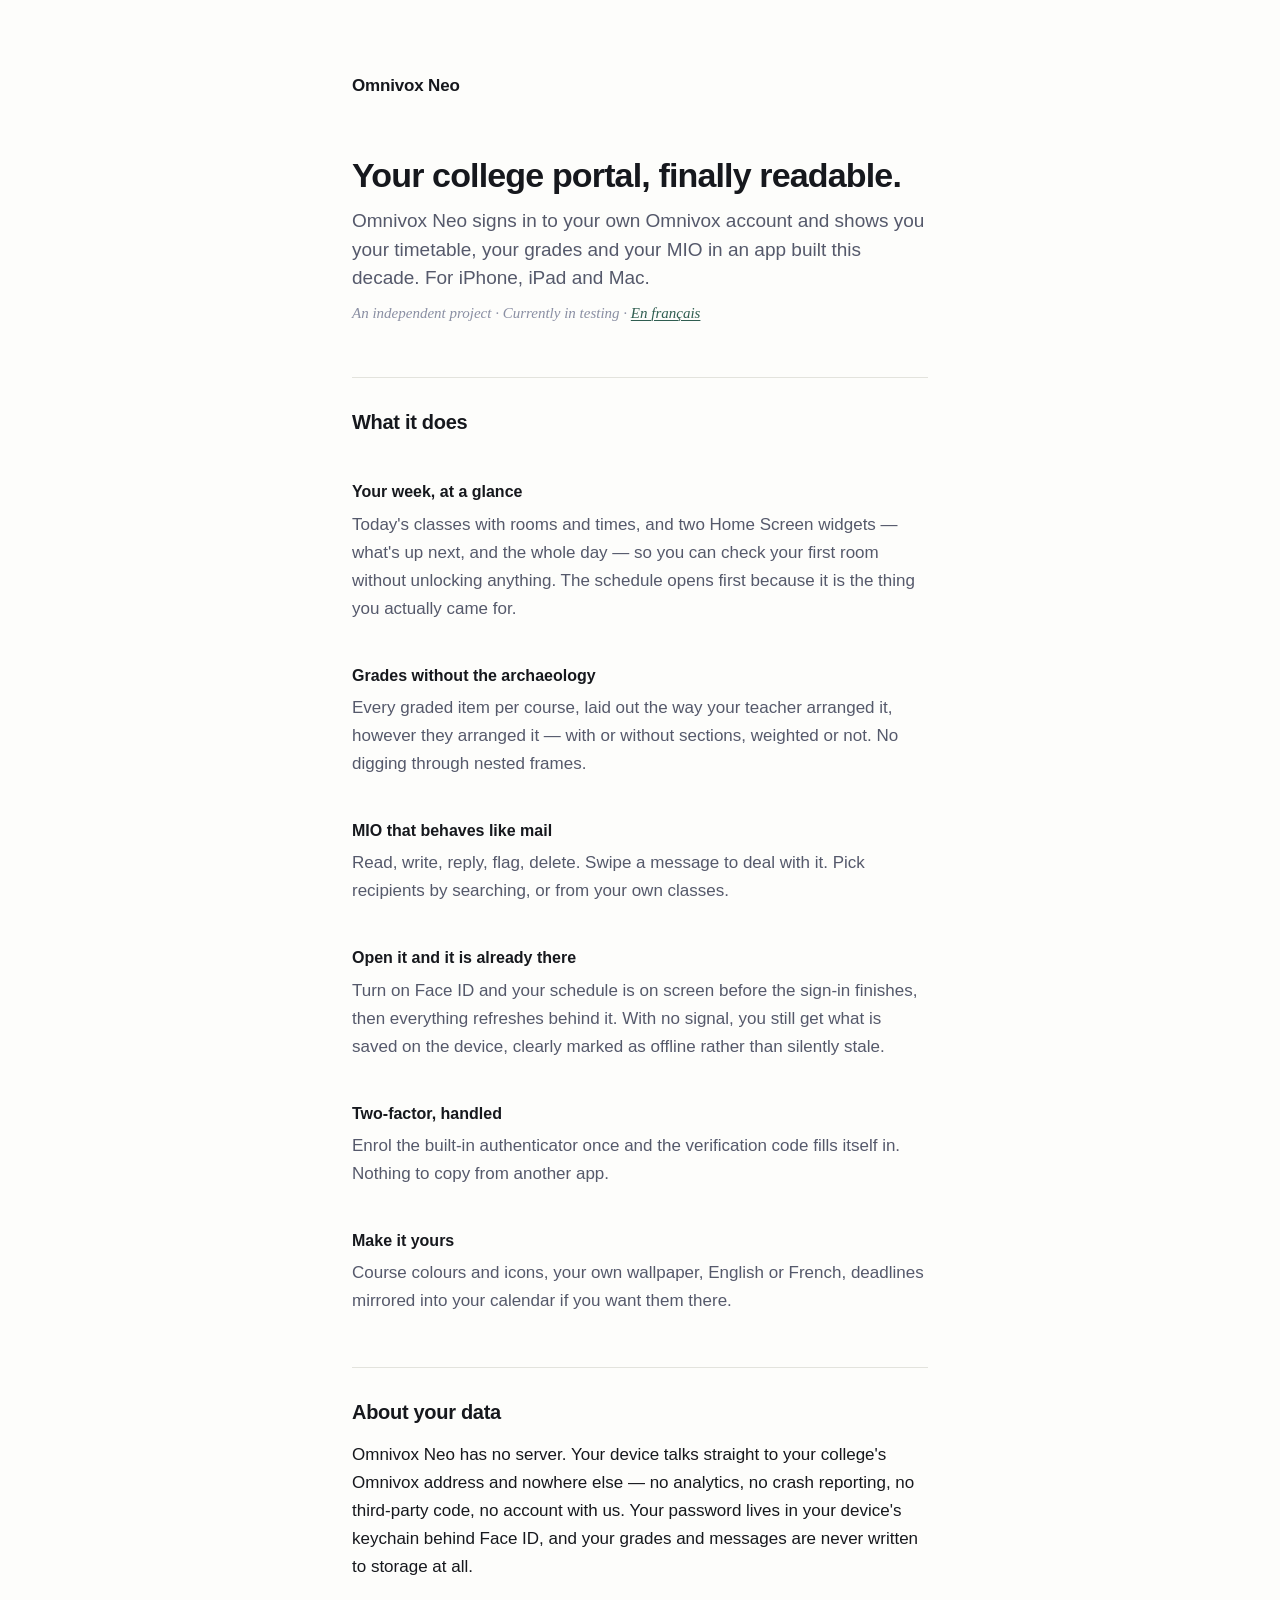
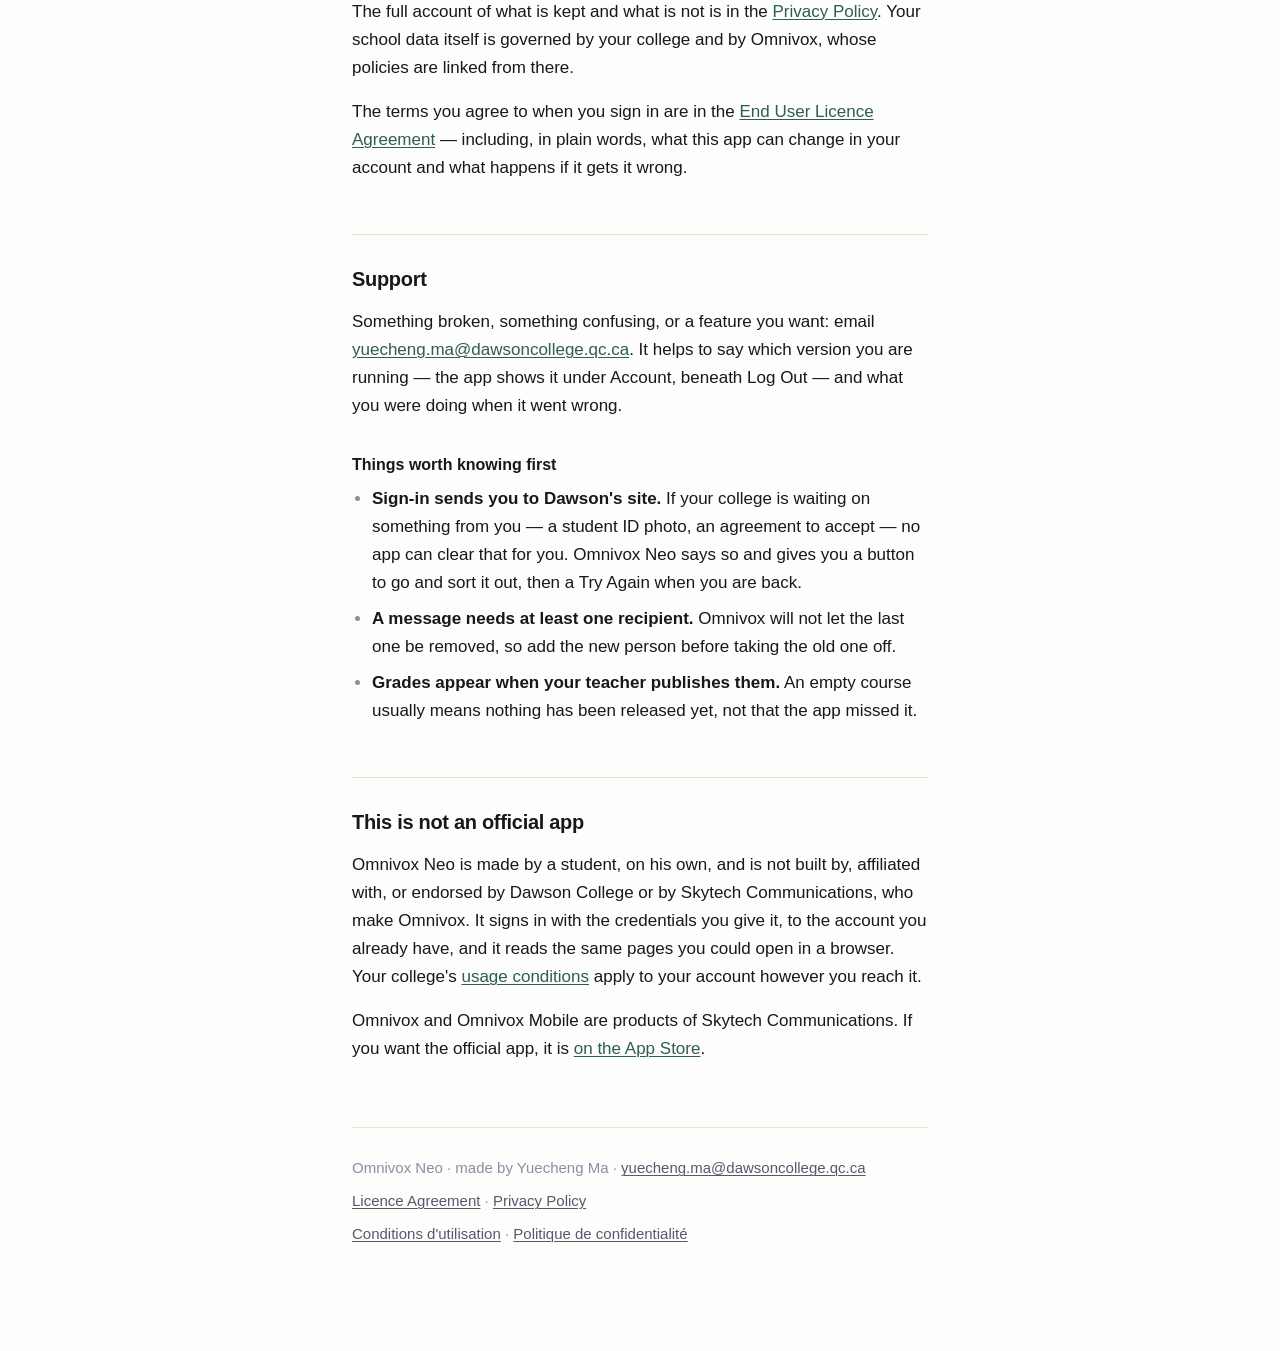
<file: docs/index.html>
<!DOCTYPE html>
<html lang="en">
<head>
<meta charset="utf-8">
<meta name="viewport" content="width=device-width, initial-scale=1">
<title>Omnivox Neo — your college portal, finally readable</title>
<meta name="description" content="Omnivox Neo is an independent iPhone, iPad and Mac app for your college's Omnivox portal. Your timetable on your Home Screen, your grades and your MIO in something built this decade.">
<meta name="robots" content="index, follow">
<link rel="stylesheet" href="style.css">
</head>
<body>

<header>
  <p class="wordmark">Omnivox&nbsp;Neo</p>
  <h1>Your college portal, finally readable.</h1>
  <p class="standfirst">Omnivox Neo signs in to your own Omnivox account and shows you your timetable, your grades and your MIO in an app built this decade. For iPhone, iPad and Mac.</p>
  <p class="stamp">An independent project · Currently in testing · <a href="confidentialite.html">En français</a></p>
</header>

<main>

<h2 id="what">What it does</h2>

<div class="feature">
  <h3>Your week, at a glance</h3>
  <p>Today's classes with rooms and times, and two Home Screen widgets — what's up next, and the whole day — so you can check your first room without unlocking anything. The schedule opens first because it is the thing you actually came for.</p>
</div>

<div class="feature">
  <h3>Grades without the archaeology</h3>
  <p>Every graded item per course, laid out the way your teacher arranged it, however they arranged it — with or without sections, weighted or not. No digging through nested frames.</p>
</div>

<div class="feature">
  <h3>MIO that behaves like mail</h3>
  <p>Read, write, reply, flag, delete. Swipe a message to deal with it. Pick recipients by searching, or from your own classes.</p>
</div>

<div class="feature">
  <h3>Open it and it is already there</h3>
  <p>Turn on Face ID and your schedule is on screen before the sign-in finishes, then everything refreshes behind it. With no signal, you still get what is saved on the device, clearly marked as offline rather than silently stale.</p>
</div>

<div class="feature">
  <h3>Two-factor, handled</h3>
  <p>Enrol the built-in authenticator once and the verification code fills itself in. Nothing to copy from another app.</p>
</div>

<div class="feature">
  <h3>Make it yours</h3>
  <p>Course colours and icons, your own wallpaper, English or French, deadlines mirrored into your calendar if you want them there.</p>
</div>

<h2 id="privacy">About your data</h2>

<p>Omnivox Neo has no server. Your device talks straight to your college's Omnivox address and nowhere else — no analytics, no crash reporting, no third-party code, no account with us. Your password lives in your device's keychain behind Face ID, and your grades and messages are never written to storage at all.</p>

<p>The full account of what is kept and what is not is in the <a href="privacy.html">Privacy Policy</a>. Your school data itself is governed by your college and by Omnivox, whose policies are linked from there.</p>

<p>The terms you agree to when you sign in are in the <a href="terms.html">End User Licence Agreement</a> — including, in plain words, what this app can change in your account and what happens if it gets it wrong.</p>

<h2 id="support">Support</h2>

<p>Something broken, something confusing, or a feature you want: email <a href="mailto:yuecheng.ma@dawsoncollege.qc.ca">yuecheng.ma@dawsoncollege.qc.ca</a>. It helps to say which version you are running — the app shows it under Account, beneath Log Out — and what you were doing when it went wrong.</p>

<h3>Things worth knowing first</h3>

<ul>
  <li><strong>Sign-in sends you to Dawson's site.</strong> If your college is waiting on something from you — a student ID photo, an agreement to accept — no app can clear that for you. Omnivox Neo says so and gives you a button to go and sort it out, then a Try Again when you are back.</li>
  <li><strong>A message needs at least one recipient.</strong> Omnivox will not let the last one be removed, so add the new person before taking the old one off.</li>
  <li><strong>Grades appear when your teacher publishes them.</strong> An empty course usually means nothing has been released yet, not that the app missed it.</li>
</ul>

<h2 id="independent">This is not an official app</h2>

<p>Omnivox Neo is made by a student, on his own, and is not built by, affiliated with, or endorsed by Dawson College or by Skytech Communications, who make Omnivox. It signs in with the credentials you give it, to the account you already have, and it reads the same pages you could open in a browser. Your college's <a href="https://dawsoncollege.omnivox.ca/intr/Module/Information/Conditions.aspx" rel="noopener">usage conditions</a> apply to your account however you reach it.</p>

<p>Omnivox and Omnivox Mobile are products of Skytech Communications. If you want the official app, it is <a href="https://apps.apple.com/us/app/omnivox-mobile/id721913649" rel="noopener">on the App Store</a>.</p>

</main>

<footer>
  <p>Omnivox Neo · made by Yuecheng Ma · <a href="mailto:yuecheng.ma@dawsoncollege.qc.ca">yuecheng.ma@dawsoncollege.qc.ca</a></p>
  <p><a href="terms.html">Licence Agreement</a> · <a href="privacy.html">Privacy Policy</a></p>
  <p><a href="conditions.html">Conditions d'utilisation</a> · <a href="confidentialite.html">Politique de confidentialité</a></p>
</footer>

</body>
</html>
</file>
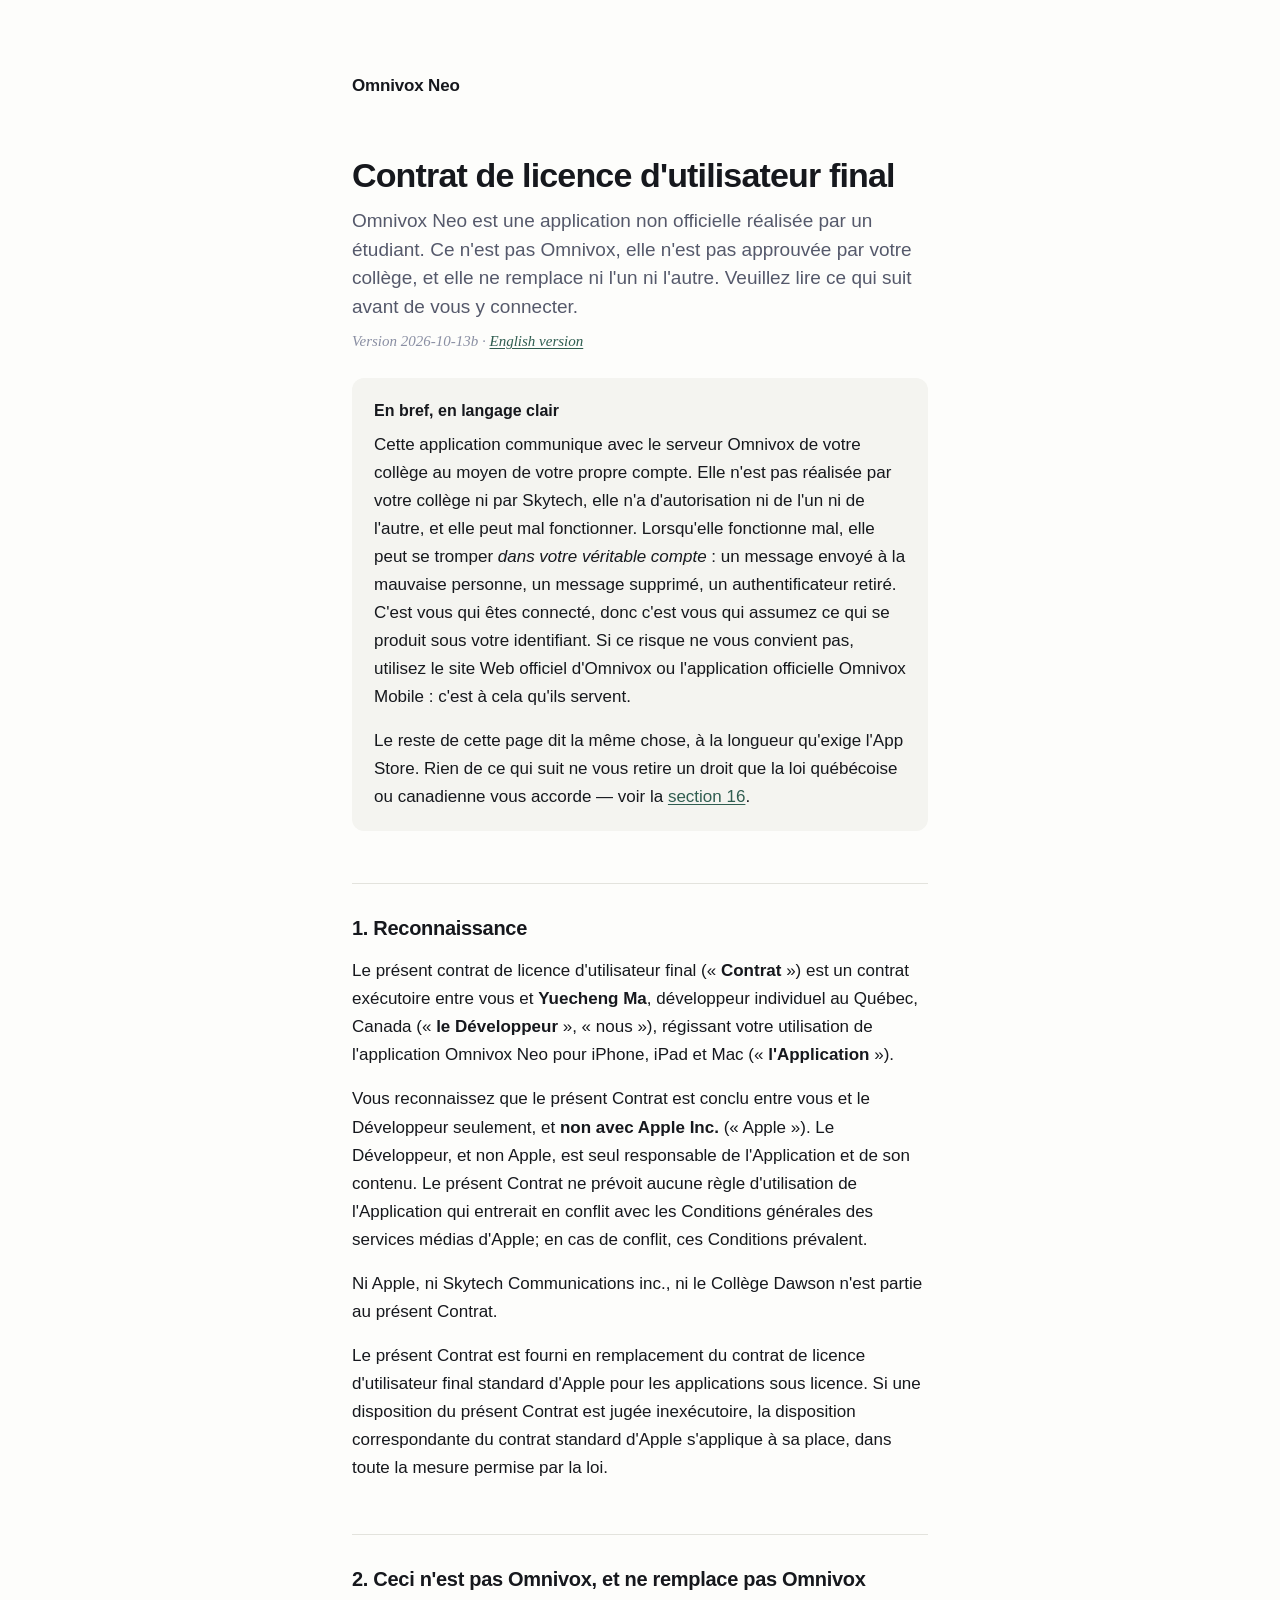
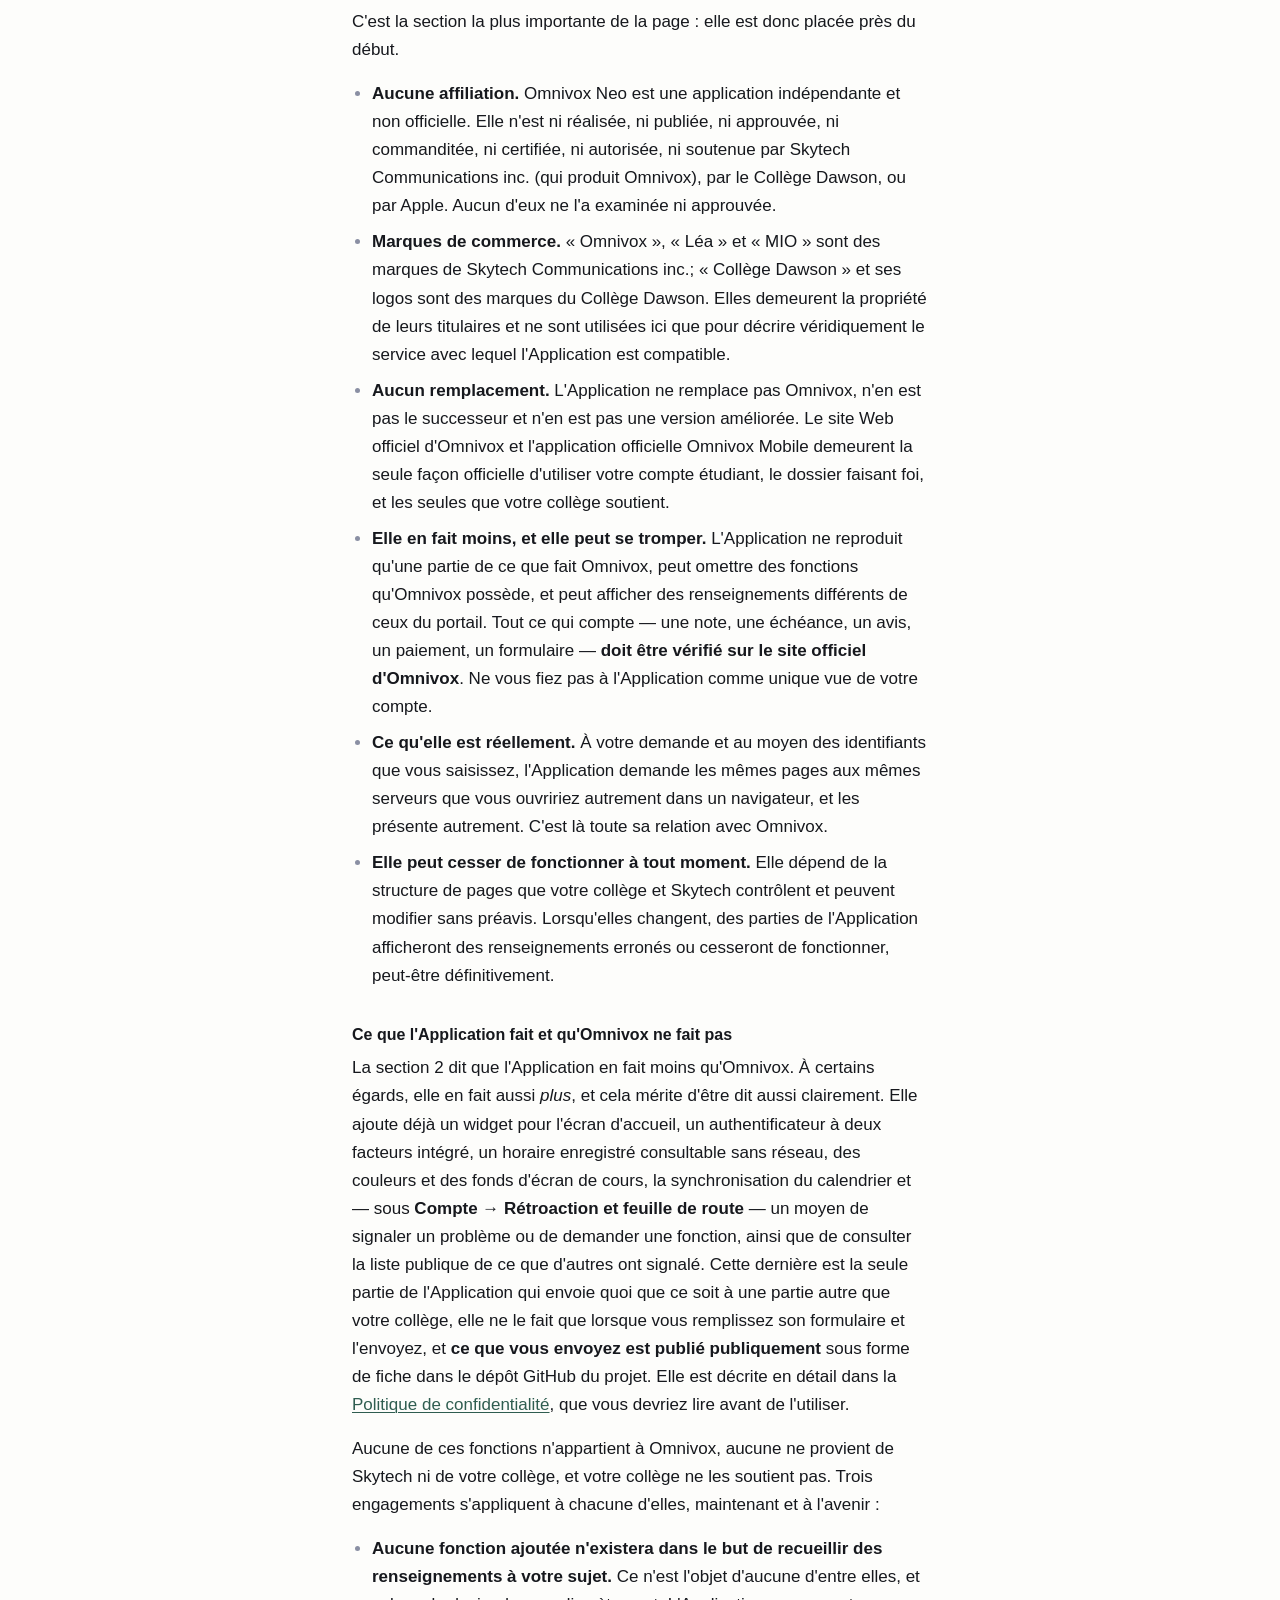
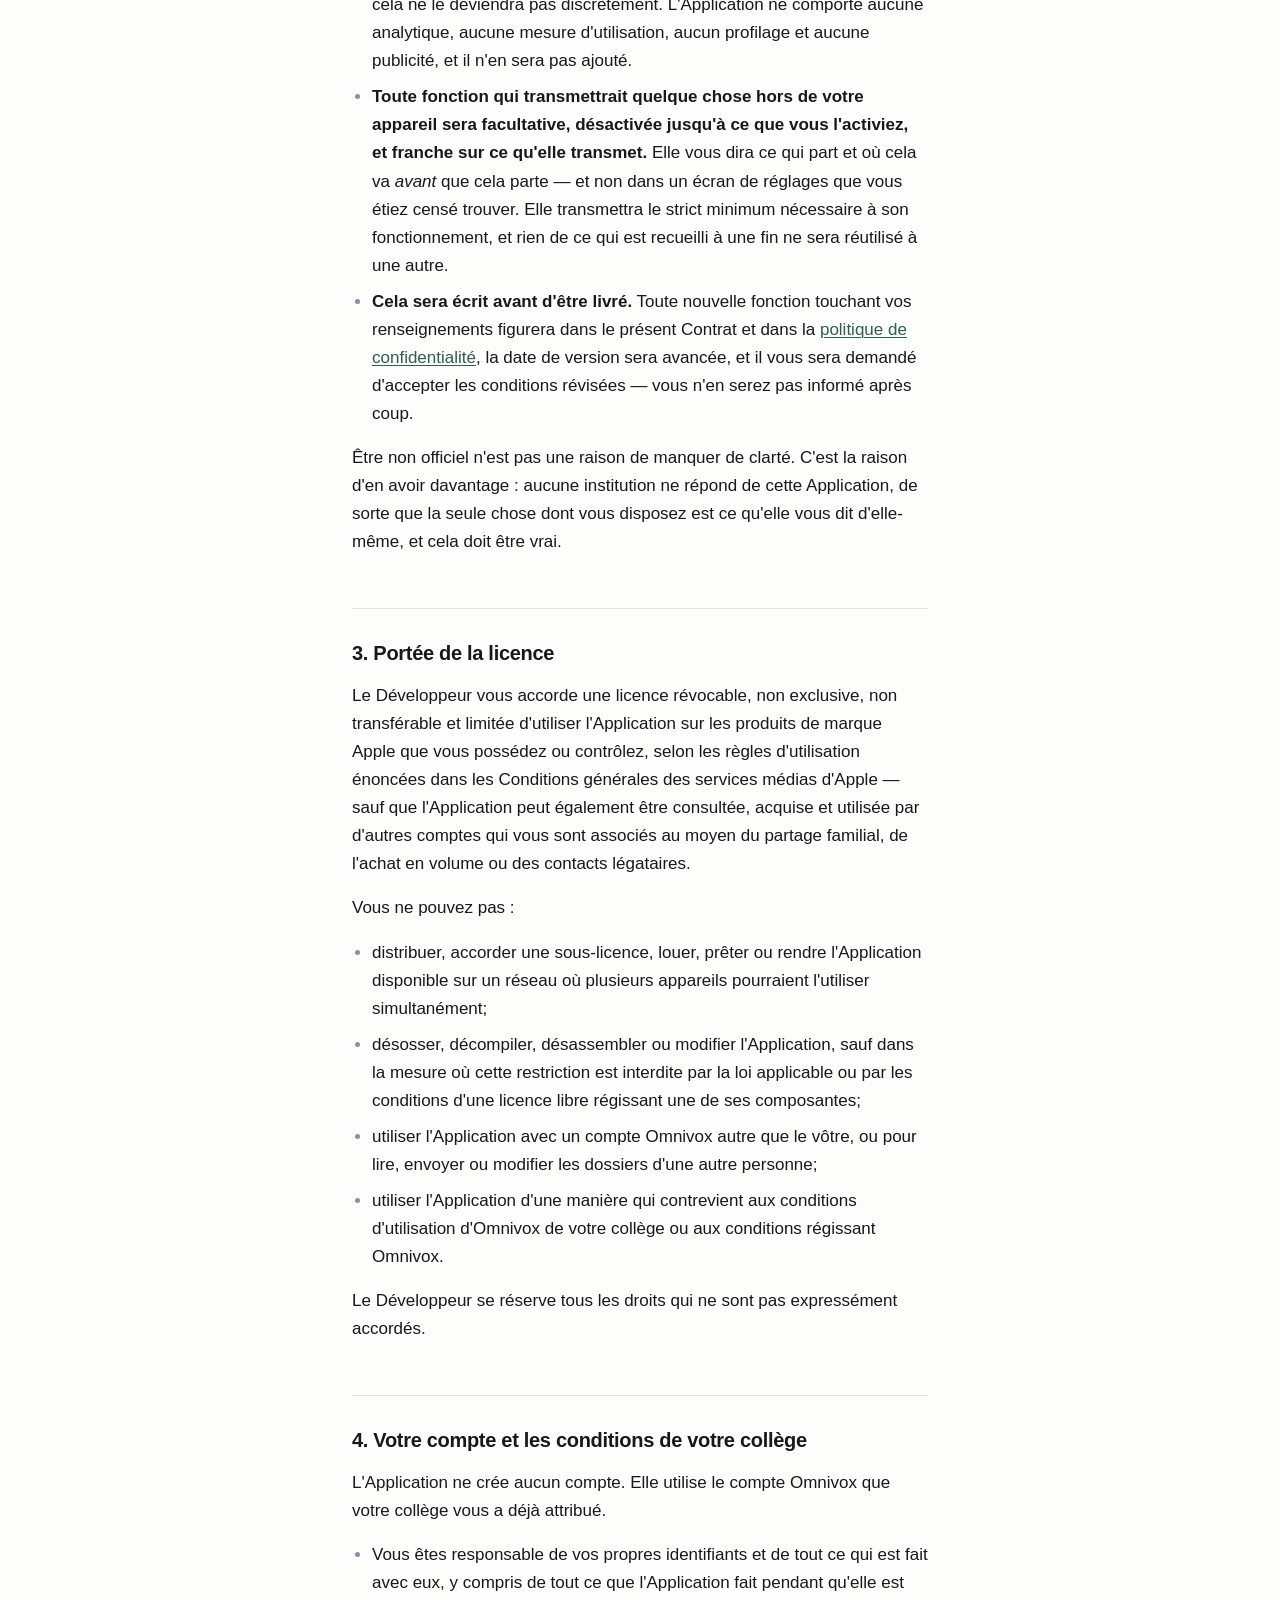
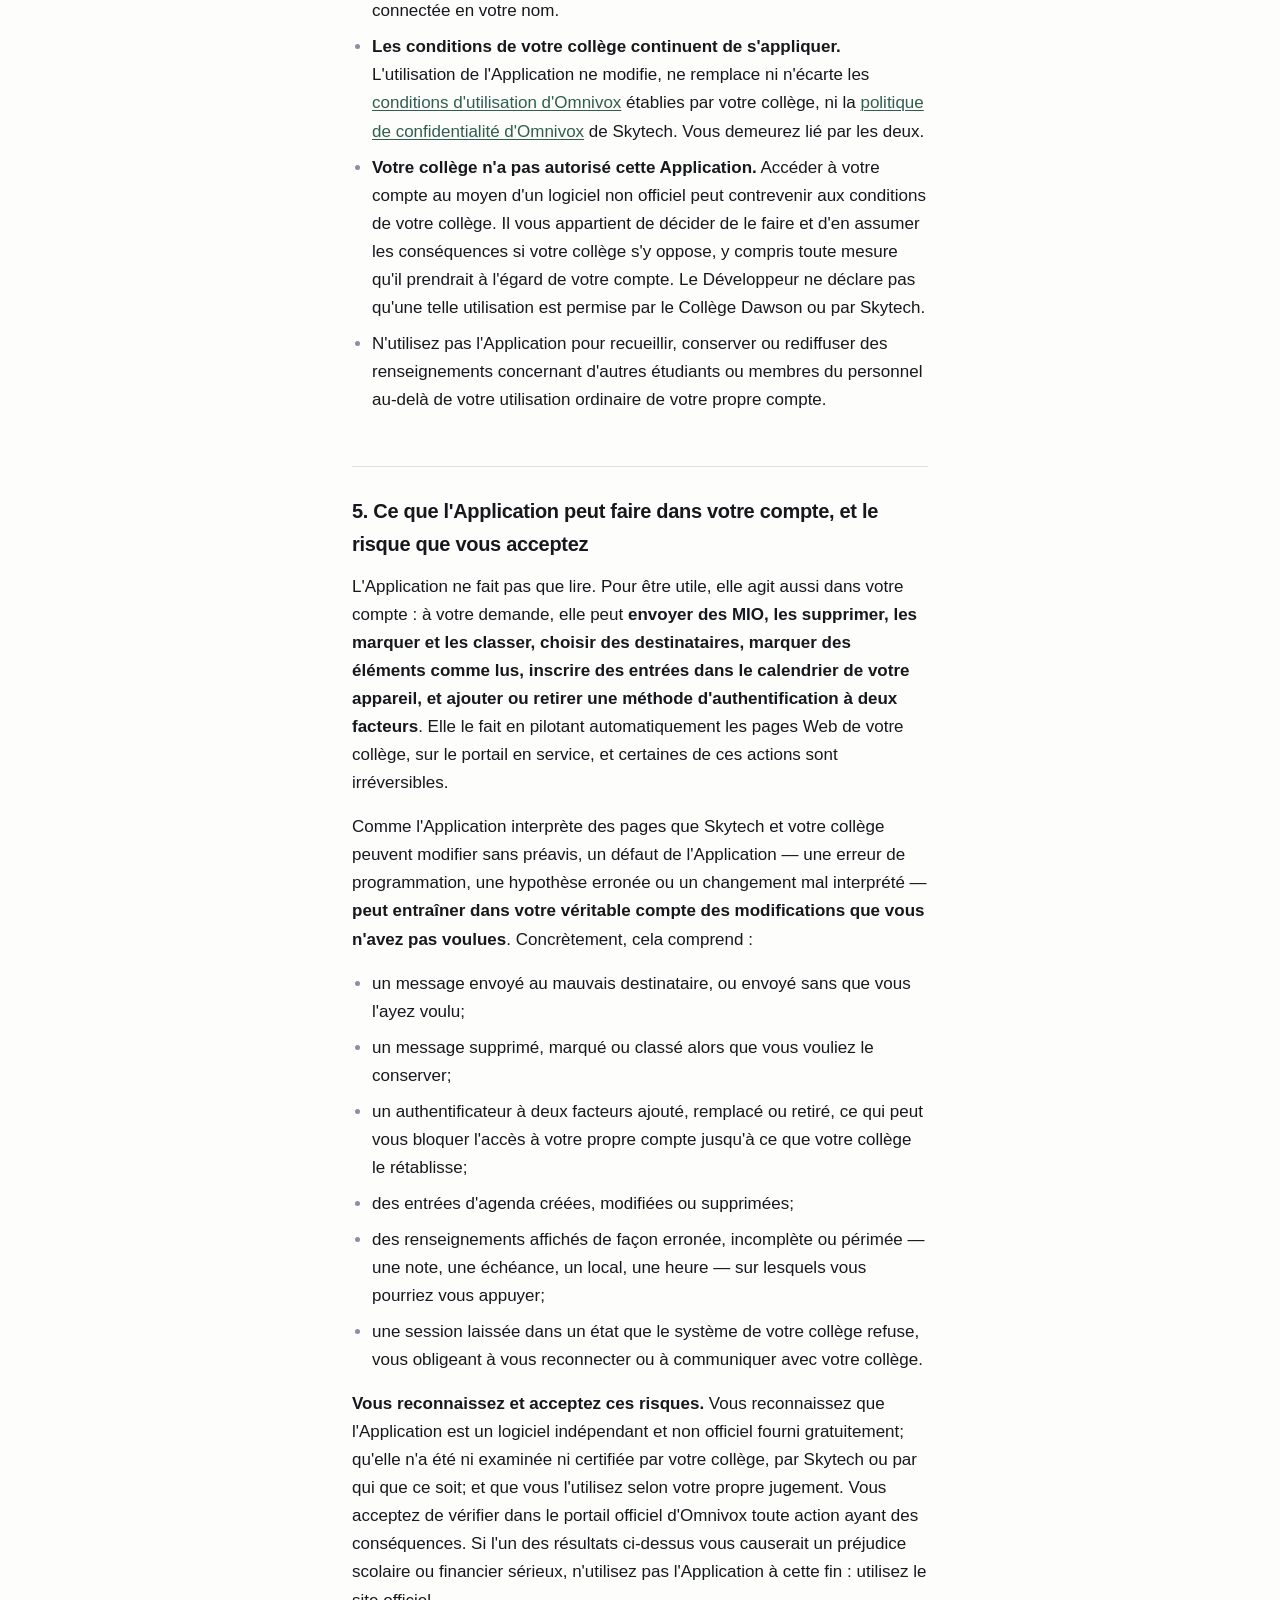
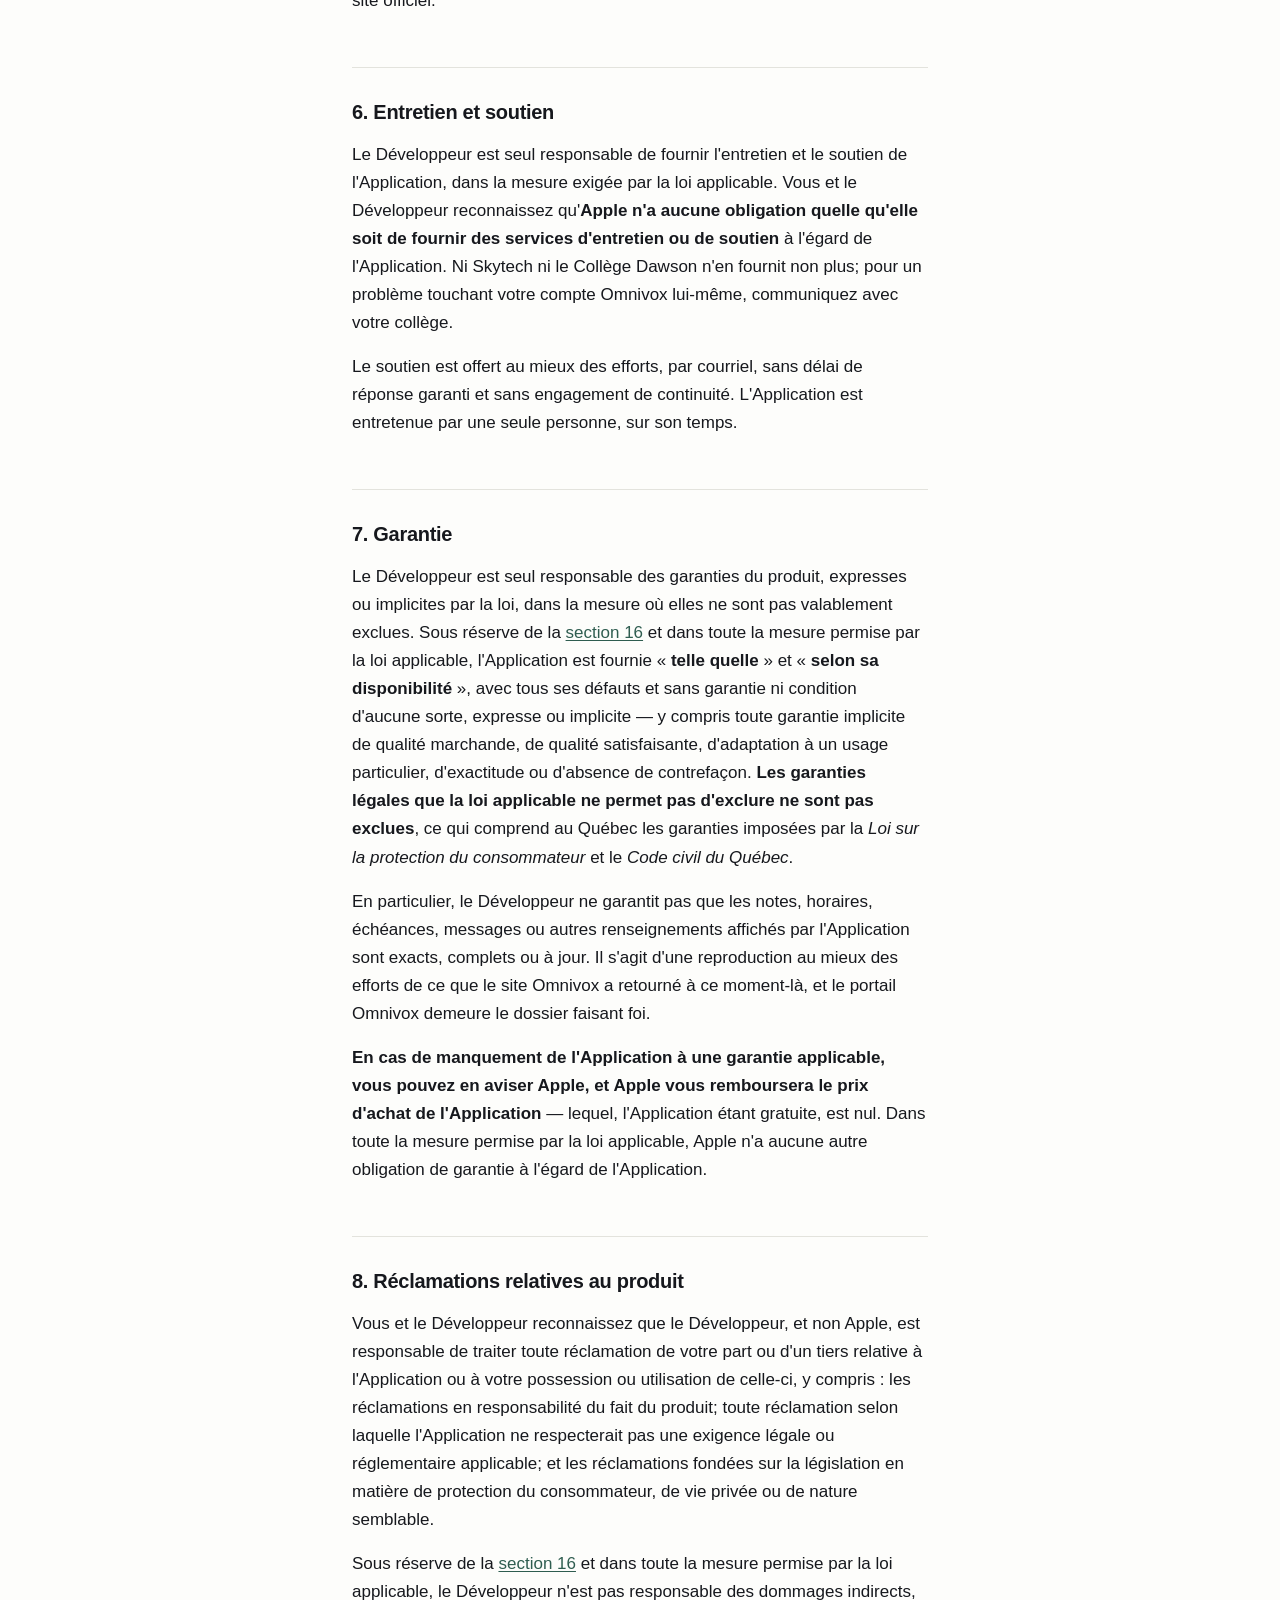
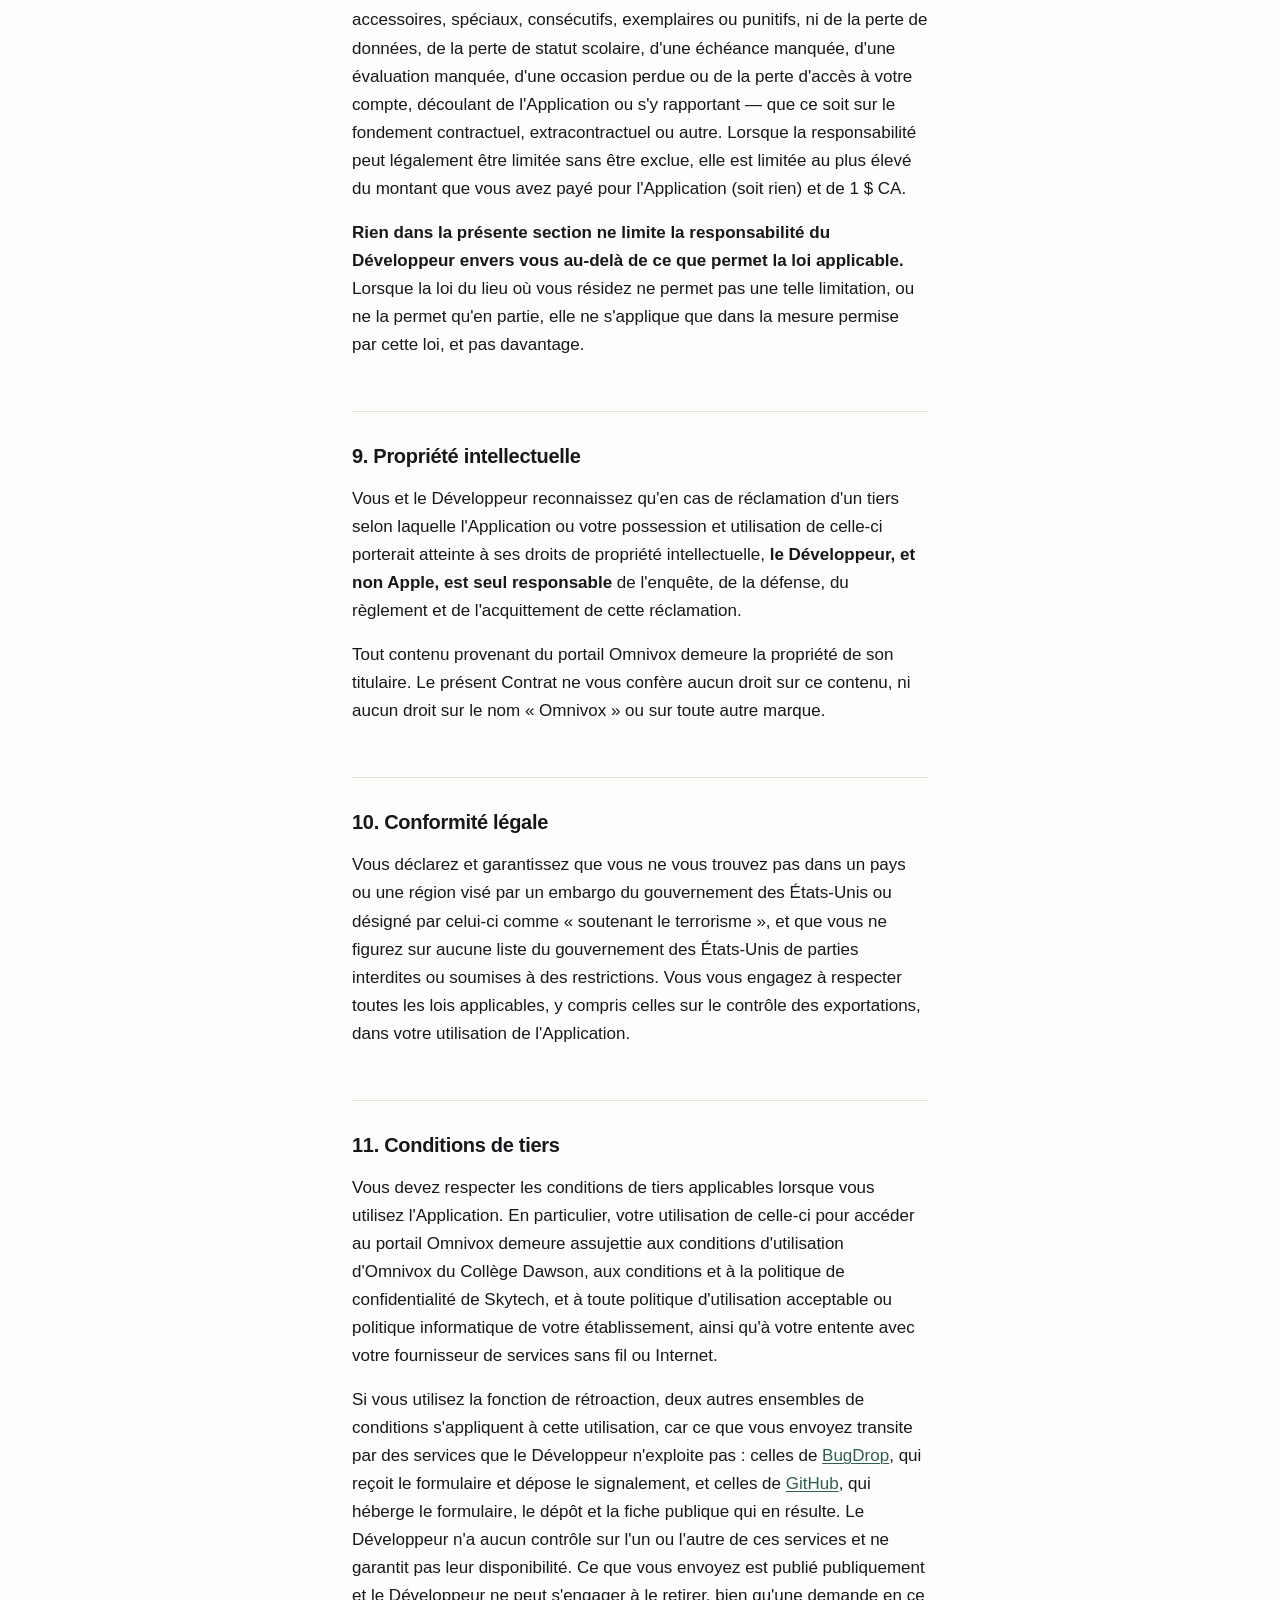
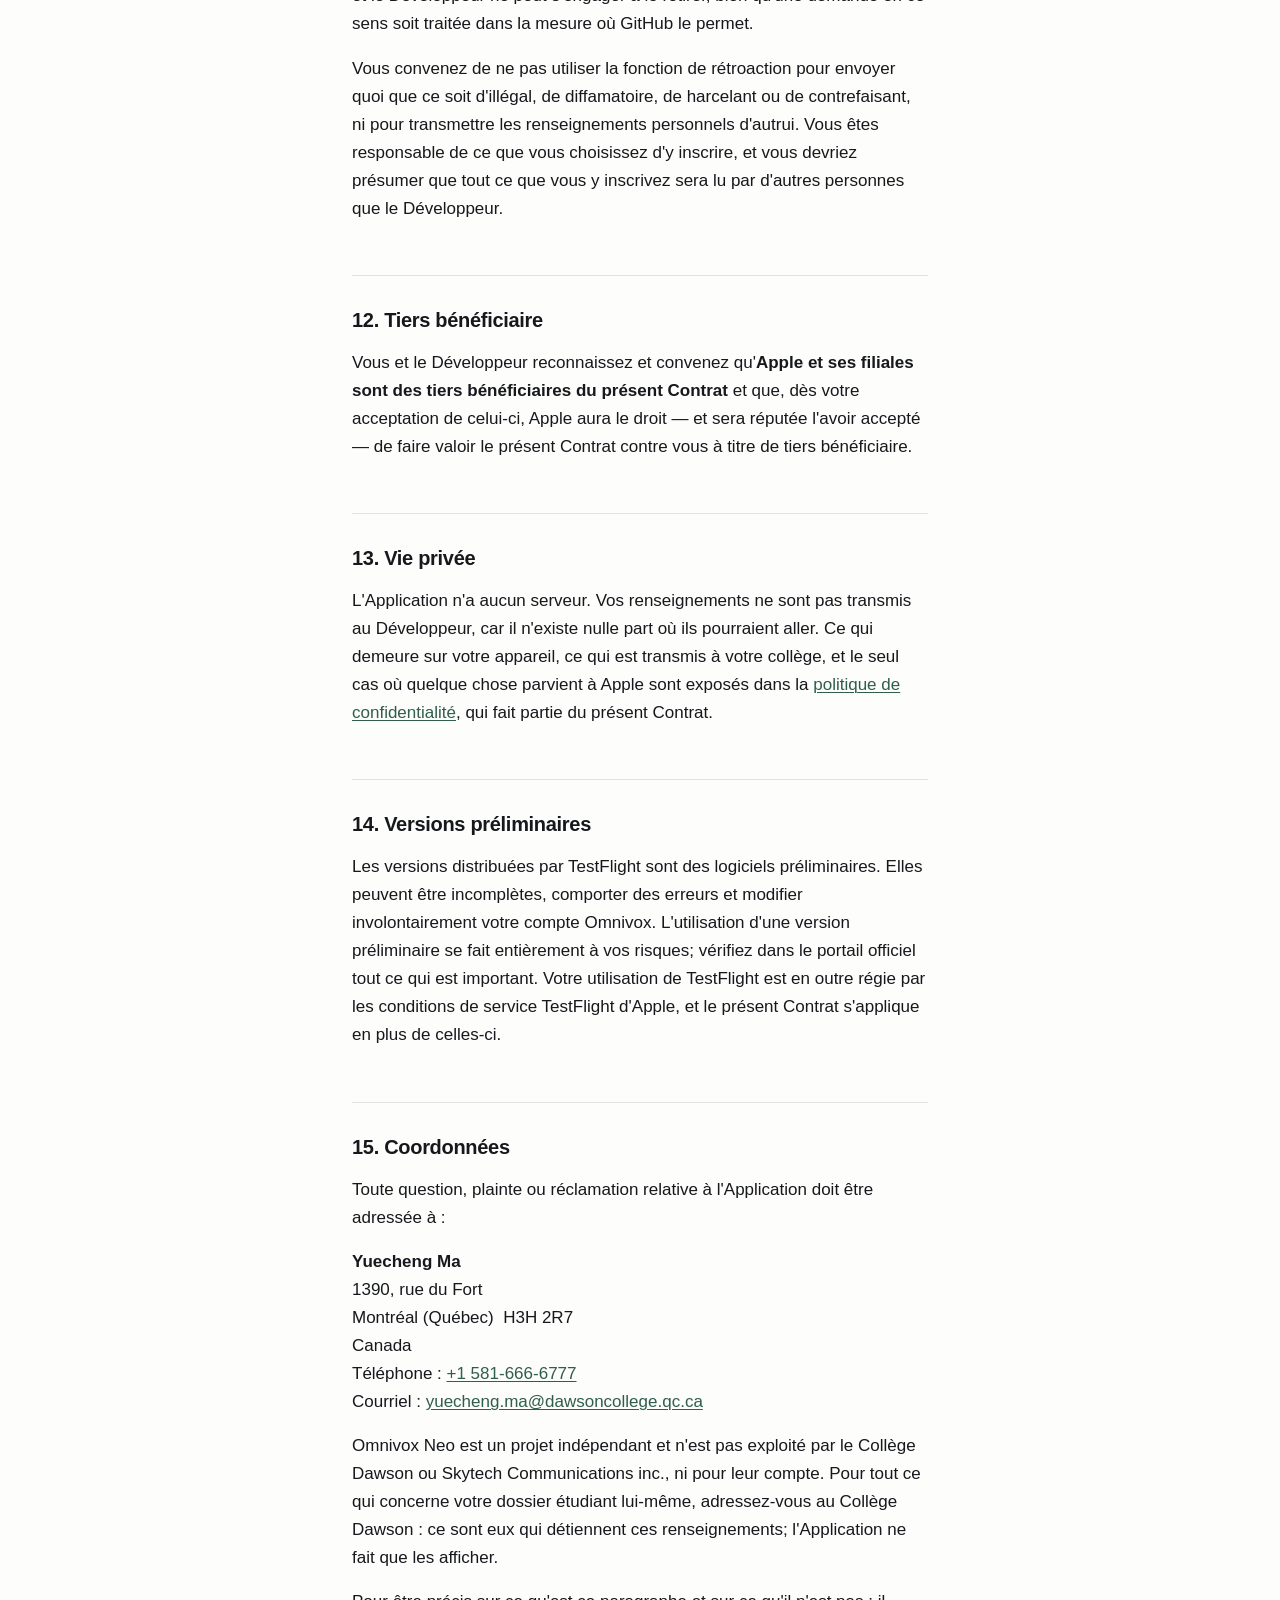
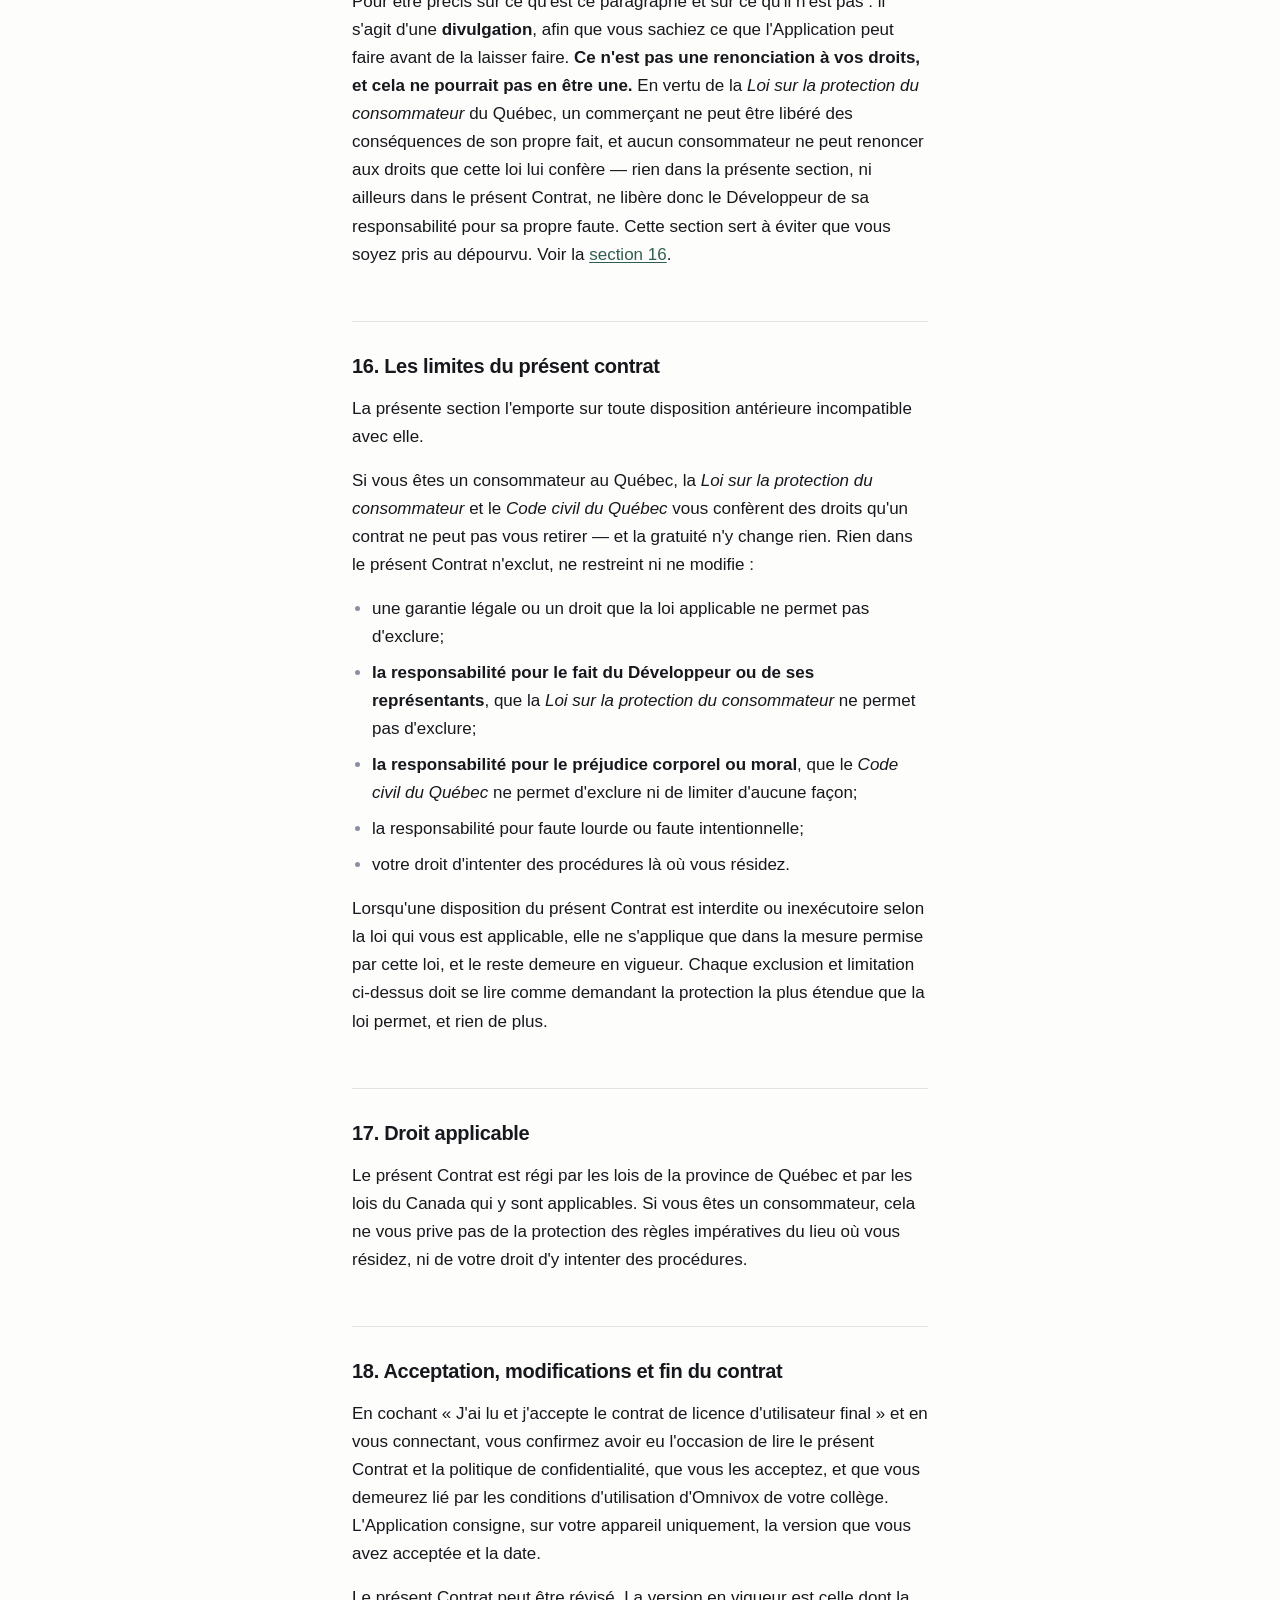
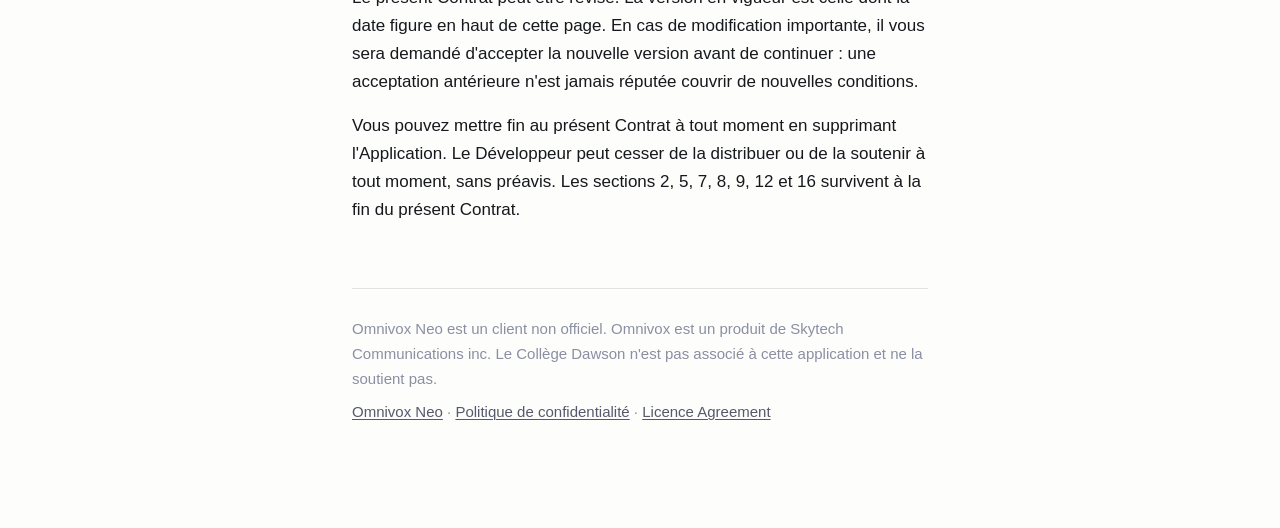
<file: docs/conditions.html>
<!DOCTYPE html>
<html lang="fr-CA">
<head>
<meta charset="utf-8">
<meta name="viewport" content="width=device-width, initial-scale=1">
<title>Contrat de licence d'utilisateur final — Omnivox Neo</title>
<meta name="description" content="Les conditions d'utilisation d'Omnivox Neo, une application indépendante et non officielle pour le portail étudiant Omnivox. Elle n'est ni affiliée au Collège Dawson ni à Skytech, et ne remplace pas Omnivox.">
<meta name="robots" content="index, follow">
<link rel="stylesheet" href="style.css">
</head>
<body>

<header>
  <p class="wordmark"><a href="index.html">Omnivox&nbsp;Neo</a></p>
  <h1>Contrat de licence d'utilisateur final</h1>
  <p class="standfirst">Omnivox Neo est une application non officielle réalisée par un étudiant. Ce n'est pas Omnivox, elle n'est pas approuvée par votre collège, et elle ne remplace ni l'un ni l'autre. Veuillez lire ce qui suit avant de vous y connecter.</p>
  <p class="stamp">Version 2026-10-13b · <a href="terms.html">English version</a></p>
</header>

<main>

<div class="aside">
  <h3>En bref, en langage clair</h3>
  <p>Cette application communique avec le serveur Omnivox de votre collège au moyen de votre propre compte. Elle n'est pas réalisée par votre collège ni par Skytech, elle n'a d'autorisation ni de l'un ni de l'autre, et elle peut mal fonctionner. Lorsqu'elle fonctionne mal, elle peut se tromper <em>dans votre véritable compte</em> : un message envoyé à la mauvaise personne, un message supprimé, un authentificateur retiré. C'est vous qui êtes connecté, donc c'est vous qui assumez ce qui se produit sous votre identifiant. Si ce risque ne vous convient pas, utilisez le site Web officiel d'Omnivox ou l'application officielle Omnivox Mobile : c'est à cela qu'ils servent.</p>
  <p>Le reste de cette page dit la même chose, à la longueur qu'exige l'App Store. Rien de ce qui suit ne vous retire un droit que la loi québécoise ou canadienne vous accorde — voir la <a href="#limites">section 16</a>.</p>
</div>

<h2 id="reconnaissance">1. Reconnaissance</h2>

<p>Le présent contrat de licence d'utilisateur final (« <strong>Contrat</strong> ») est un contrat exécutoire entre vous et <strong>Yuecheng Ma</strong>, développeur individuel au Québec, Canada (« <strong>le Développeur</strong> », « nous »), régissant votre utilisation de l'application Omnivox Neo pour iPhone, iPad et Mac (« <strong>l'Application</strong> »).</p>

<p>Vous reconnaissez que le présent Contrat est conclu entre vous et le Développeur seulement, et <strong>non avec Apple Inc.</strong> (« Apple »). Le Développeur, et non Apple, est seul responsable de l'Application et de son contenu. Le présent Contrat ne prévoit aucune règle d'utilisation de l'Application qui entrerait en conflit avec les Conditions générales des services médias d'Apple; en cas de conflit, ces Conditions prévalent.</p>

<p>Ni Apple, ni Skytech Communications inc., ni le Collège Dawson n'est partie au présent Contrat.</p>

<p>Le présent Contrat est fourni en remplacement du contrat de licence d'utilisateur final standard d'Apple pour les applications sous licence. Si une disposition du présent Contrat est jugée inexécutoire, la disposition correspondante du contrat standard d'Apple s'applique à sa place, dans toute la mesure permise par la loi.</p>

<h2 id="pas-omnivox">2. Ceci n'est pas Omnivox, et ne remplace pas Omnivox</h2>

<p>C'est la section la plus importante de la page : elle est donc placée près du début.</p>

<ul>
  <li><strong>Aucune affiliation.</strong> Omnivox Neo est une application indépendante et non officielle. Elle n'est ni réalisée, ni publiée, ni approuvée, ni commanditée, ni certifiée, ni autorisée, ni soutenue par Skytech Communications inc. (qui produit Omnivox), par le Collège Dawson, ou par Apple. Aucun d'eux ne l'a examinée ni approuvée.</li>
  <li><strong>Marques de commerce.</strong> « Omnivox », « Léa » et « MIO » sont des marques de Skytech Communications inc.; « Collège Dawson » et ses logos sont des marques du Collège Dawson. Elles demeurent la propriété de leurs titulaires et ne sont utilisées ici que pour décrire véridiquement le service avec lequel l'Application est compatible.</li>
  <li><strong>Aucun remplacement.</strong> L'Application ne remplace pas Omnivox, n'en est pas le successeur et n'en est pas une version améliorée. Le site Web officiel d'Omnivox et l'application officielle Omnivox Mobile demeurent la seule façon officielle d'utiliser votre compte étudiant, le dossier faisant foi, et les seules que votre collège soutient.</li>
  <li><strong>Elle en fait moins, et elle peut se tromper.</strong> L'Application ne reproduit qu'une partie de ce que fait Omnivox, peut omettre des fonctions qu'Omnivox possède, et peut afficher des renseignements différents de ceux du portail. Tout ce qui compte — une note, une échéance, un avis, un paiement, un formulaire — <strong>doit être vérifié sur le site officiel d'Omnivox</strong>. Ne vous fiez pas à l'Application comme unique vue de votre compte.</li>
  <li><strong>Ce qu'elle est réellement.</strong> À votre demande et au moyen des identifiants que vous saisissez, l'Application demande les mêmes pages aux mêmes serveurs que vous ouvririez autrement dans un navigateur, et les présente autrement. C'est là toute sa relation avec Omnivox.</li>
  <li><strong>Elle peut cesser de fonctionner à tout moment.</strong> Elle dépend de la structure de pages que votre collège et Skytech contrôlent et peuvent modifier sans préavis. Lorsqu'elles changent, des parties de l'Application afficheront des renseignements erronés ou cesseront de fonctionner, peut-être définitivement.</li>
</ul>

<h3>Ce que l'Application fait et qu'Omnivox ne fait pas</h3>

<p>La section 2 dit que l'Application en fait moins qu'Omnivox. À certains égards, elle en fait aussi <em>plus</em>, et cela mérite d'être dit aussi clairement. Elle ajoute déjà un widget pour l'écran d'accueil, un authentificateur à deux facteurs intégré, un horaire enregistré consultable sans réseau, des couleurs et des fonds d'écran de cours, la synchronisation du calendrier et — sous <strong>Compte → Rétroaction et feuille de route</strong> — un moyen de signaler un problème ou de demander une fonction, ainsi que de consulter la liste publique de ce que d'autres ont signalé. Cette dernière est la seule partie de l'Application qui envoie quoi que ce soit à une partie autre que votre collège, elle ne le fait que lorsque vous remplissez son formulaire et l'envoyez, et <strong>ce que vous envoyez est publié publiquement</strong> sous forme de fiche dans le dépôt GitHub du projet. Elle est décrite en détail dans la <a href="confidentialite.html#retroaction">Politique de confidentialité</a>, que vous devriez lire avant de l'utiliser.</p>

<p>Aucune de ces fonctions n'appartient à Omnivox, aucune ne provient de Skytech ni de votre collège, et votre collège ne les soutient pas. Trois engagements s'appliquent à chacune d'elles, maintenant et à l'avenir :</p>

<ul>
  <li><strong>Aucune fonction ajoutée n'existera dans le but de recueillir des renseignements à votre sujet.</strong> Ce n'est l'objet d'aucune d'entre elles, et cela ne le deviendra pas discrètement. L'Application ne comporte aucune analytique, aucune mesure d'utilisation, aucun profilage et aucune publicité, et il n'en sera pas ajouté.</li>
  <li><strong>Toute fonction qui transmettrait quelque chose hors de votre appareil sera facultative, désactivée jusqu'à ce que vous l'activiez, et franche sur ce qu'elle transmet.</strong> Elle vous dira ce qui part et où cela va <em>avant</em> que cela parte — et non dans un écran de réglages que vous étiez censé trouver. Elle transmettra le strict minimum nécessaire à son fonctionnement, et rien de ce qui est recueilli à une fin ne sera réutilisé à une autre.</li>
  <li><strong>Cela sera écrit avant d'être livré.</strong> Toute nouvelle fonction touchant vos renseignements figurera dans le présent Contrat et dans la <a href="confidentialite.html">politique de confidentialité</a>, la date de version sera avancée, et il vous sera demandé d'accepter les conditions révisées — vous n'en serez pas informé après coup.</li>
</ul>

<p>Être non officiel n'est pas une raison de manquer de clarté. C'est la raison d'en avoir davantage : aucune institution ne répond de cette Application, de sorte que la seule chose dont vous disposez est ce qu'elle vous dit d'elle-même, et cela doit être vrai.</p>

<h2 id="licence">3. Portée de la licence</h2>

<p>Le Développeur vous accorde une licence révocable, non exclusive, non transférable et limitée d'utiliser l'Application sur les produits de marque Apple que vous possédez ou contrôlez, selon les règles d'utilisation énoncées dans les Conditions générales des services médias d'Apple — sauf que l'Application peut également être consultée, acquise et utilisée par d'autres comptes qui vous sont associés au moyen du partage familial, de l'achat en volume ou des contacts légataires.</p>

<p>Vous ne pouvez pas :</p>
<ul>
  <li>distribuer, accorder une sous-licence, louer, prêter ou rendre l'Application disponible sur un réseau où plusieurs appareils pourraient l'utiliser simultanément;</li>
  <li>désosser, décompiler, désassembler ou modifier l'Application, sauf dans la mesure où cette restriction est interdite par la loi applicable ou par les conditions d'une licence libre régissant une de ses composantes;</li>
  <li>utiliser l'Application avec un compte Omnivox autre que le vôtre, ou pour lire, envoyer ou modifier les dossiers d'une autre personne;</li>
  <li>utiliser l'Application d'une manière qui contrevient aux conditions d'utilisation d'Omnivox de votre collège ou aux conditions régissant Omnivox.</li>
</ul>

<p>Le Développeur se réserve tous les droits qui ne sont pas expressément accordés.</p>

<h2 id="compte">4. Votre compte et les conditions de votre collège</h2>

<p>L'Application ne crée aucun compte. Elle utilise le compte Omnivox que votre collège vous a déjà attribué.</p>

<ul>
  <li>Vous êtes responsable de vos propres identifiants et de tout ce qui est fait avec eux, y compris de tout ce que l'Application fait pendant qu'elle est connectée en votre nom.</li>
  <li><strong>Les conditions de votre collège continuent de s'appliquer.</strong> L'utilisation de l'Application ne modifie, ne remplace ni n'écarte les <a href="https://dawsoncollege.omnivox.ca/intr/Module/Information/Conditions.aspx" rel="noopener">conditions d'utilisation d'Omnivox</a> établies par votre collège, ni la <a href="https://skytech.com/confid-omnivox" rel="noopener">politique de confidentialité d'Omnivox</a> de Skytech. Vous demeurez lié par les deux.</li>
  <li><strong>Votre collège n'a pas autorisé cette Application.</strong> Accéder à votre compte au moyen d'un logiciel non officiel peut contrevenir aux conditions de votre collège. Il vous appartient de décider de le faire et d'en assumer les conséquences si votre collège s'y oppose, y compris toute mesure qu'il prendrait à l'égard de votre compte. Le Développeur ne déclare pas qu'une telle utilisation est permise par le Collège Dawson ou par Skytech.</li>
  <li>N'utilisez pas l'Application pour recueillir, conserver ou rediffuser des renseignements concernant d'autres étudiants ou membres du personnel au-delà de votre utilisation ordinaire de votre propre compte.</li>
</ul>

<h2 id="risque">5. Ce que l'Application peut faire dans votre compte, et le risque que vous acceptez</h2>

<p>L'Application ne fait pas que lire. Pour être utile, elle agit aussi dans votre compte : à votre demande, elle peut <strong>envoyer des MIO, les supprimer, les marquer et les classer, choisir des destinataires, marquer des éléments comme lus, inscrire des entrées dans le calendrier de votre appareil, et ajouter ou retirer une méthode d'authentification à deux facteurs</strong>. Elle le fait en pilotant automatiquement les pages Web de votre collège, sur le portail en service, et certaines de ces actions sont irréversibles.</p>

<p>Comme l'Application interprète des pages que Skytech et votre collège peuvent modifier sans préavis, un défaut de l'Application — une erreur de programmation, une hypothèse erronée ou un changement mal interprété — <strong>peut entraîner dans votre véritable compte des modifications que vous n'avez pas voulues</strong>. Concrètement, cela comprend :</p>

<ul>
  <li>un message envoyé au mauvais destinataire, ou envoyé sans que vous l'ayez voulu;</li>
  <li>un message supprimé, marqué ou classé alors que vous vouliez le conserver;</li>
  <li>un authentificateur à deux facteurs ajouté, remplacé ou retiré, ce qui peut vous bloquer l'accès à votre propre compte jusqu'à ce que votre collège le rétablisse;</li>
  <li>des entrées d'agenda créées, modifiées ou supprimées;</li>
  <li>des renseignements affichés de façon erronée, incomplète ou périmée — une note, une échéance, un local, une heure — sur lesquels vous pourriez vous appuyer;</li>
  <li>une session laissée dans un état que le système de votre collège refuse, vous obligeant à vous reconnecter ou à communiquer avec votre collège.</li>
</ul>

<p><strong>Vous reconnaissez et acceptez ces risques.</strong> Vous reconnaissez que l'Application est un logiciel indépendant et non officiel fourni gratuitement; qu'elle n'a été ni examinée ni certifiée par votre collège, par Skytech ou par qui que ce soit; et que vous l'utilisez selon votre propre jugement. Vous acceptez de vérifier dans le portail officiel d'Omnivox toute action ayant des conséquences. Si l'un des résultats ci-dessus vous causerait un préjudice scolaire ou financier sérieux, n'utilisez pas l'Application à cette fin : utilisez le site officiel.</p>

<h2 id="soutien">6. Entretien et soutien</h2>

<p>Le Développeur est seul responsable de fournir l'entretien et le soutien de l'Application, dans la mesure exigée par la loi applicable. Vous et le Développeur reconnaissez qu'<strong>Apple n'a aucune obligation quelle qu'elle soit de fournir des services d'entretien ou de soutien</strong> à l'égard de l'Application. Ni Skytech ni le Collège Dawson n'en fournit non plus; pour un problème touchant votre compte Omnivox lui-même, communiquez avec votre collège.</p>

<p>Le soutien est offert au mieux des efforts, par courriel, sans délai de réponse garanti et sans engagement de continuité. L'Application est entretenue par une seule personne, sur son temps.</p>

<h2 id="garantie">7. Garantie</h2>

<p>Le Développeur est seul responsable des garanties du produit, expresses ou implicites par la loi, dans la mesure où elles ne sont pas valablement exclues. Sous réserve de la <a href="#limites">section 16</a> et dans toute la mesure permise par la loi applicable, l'Application est fournie « <strong>telle quelle</strong> » et « <strong>selon sa disponibilité</strong> », avec tous ses défauts et sans garantie ni condition d'aucune sorte, expresse ou implicite — y compris toute garantie implicite de qualité marchande, de qualité satisfaisante, d'adaptation à un usage particulier, d'exactitude ou d'absence de contrefaçon. <strong>Les garanties légales que la loi applicable ne permet pas d'exclure ne sont pas exclues</strong>, ce qui comprend au Québec les garanties imposées par la <em>Loi sur la protection du consommateur</em> et le <em>Code civil du Québec</em>.</p>

<p>En particulier, le Développeur ne garantit pas que les notes, horaires, échéances, messages ou autres renseignements affichés par l'Application sont exacts, complets ou à jour. Il s'agit d'une reproduction au mieux des efforts de ce que le site Omnivox a retourné à ce moment-là, et le portail Omnivox demeure le dossier faisant foi.</p>

<p><strong>En cas de manquement de l'Application à une garantie applicable, vous pouvez en aviser Apple, et Apple vous remboursera le prix d'achat de l'Application</strong> — lequel, l'Application étant gratuite, est nul. Dans toute la mesure permise par la loi applicable, Apple n'a aucune autre obligation de garantie à l'égard de l'Application.</p>

<h2 id="reclamations">8. Réclamations relatives au produit</h2>

<p>Vous et le Développeur reconnaissez que le Développeur, et non Apple, est responsable de traiter toute réclamation de votre part ou d'un tiers relative à l'Application ou à votre possession ou utilisation de celle-ci, y compris : les réclamations en responsabilité du fait du produit; toute réclamation selon laquelle l'Application ne respecterait pas une exigence légale ou réglementaire applicable; et les réclamations fondées sur la législation en matière de protection du consommateur, de vie privée ou de nature semblable.</p>

<p>Sous réserve de la <a href="#limites">section 16</a> et dans toute la mesure permise par la loi applicable, le Développeur n'est pas responsable des dommages indirects, accessoires, spéciaux, consécutifs, exemplaires ou punitifs, ni de la perte de données, de la perte de statut scolaire, d'une échéance manquée, d'une évaluation manquée, d'une occasion perdue ou de la perte d'accès à votre compte, découlant de l'Application ou s'y rapportant — que ce soit sur le fondement contractuel, extracontractuel ou autre. Lorsque la responsabilité peut légalement être limitée sans être exclue, elle est limitée au plus élevé du montant que vous avez payé pour l'Application (soit rien) et de 1 $ CA.</p>

<p><strong>Rien dans la présente section ne limite la responsabilité du Développeur envers vous au-delà de ce que permet la loi applicable.</strong> Lorsque la loi du lieu où vous résidez ne permet pas une telle limitation, ou ne la permet qu'en partie, elle ne s'applique que dans la mesure permise par cette loi, et pas davantage.</p>

<h2 id="pi">9. Propriété intellectuelle</h2>

<p>Vous et le Développeur reconnaissez qu'en cas de réclamation d'un tiers selon laquelle l'Application ou votre possession et utilisation de celle-ci porterait atteinte à ses droits de propriété intellectuelle, <strong>le Développeur, et non Apple, est seul responsable</strong> de l'enquête, de la défense, du règlement et de l'acquittement de cette réclamation.</p>

<p>Tout contenu provenant du portail Omnivox demeure la propriété de son titulaire. Le présent Contrat ne vous confère aucun droit sur ce contenu, ni aucun droit sur le nom « Omnivox » ou sur toute autre marque.</p>

<h2 id="conformite">10. Conformité légale</h2>

<p>Vous déclarez et garantissez que vous ne vous trouvez pas dans un pays ou une région visé par un embargo du gouvernement des États-Unis ou désigné par celui-ci comme « soutenant le terrorisme », et que vous ne figurez sur aucune liste du gouvernement des États-Unis de parties interdites ou soumises à des restrictions. Vous vous engagez à respecter toutes les lois applicables, y compris celles sur le contrôle des exportations, dans votre utilisation de l'Application.</p>

<h2 id="tiers">11. Conditions de tiers</h2>

<p>Vous devez respecter les conditions de tiers applicables lorsque vous utilisez l'Application. En particulier, votre utilisation de celle-ci pour accéder au portail Omnivox demeure assujettie aux conditions d'utilisation d'Omnivox du Collège Dawson, aux conditions et à la politique de confidentialité de Skytech, et à toute politique d'utilisation acceptable ou politique informatique de votre établissement, ainsi qu'à votre entente avec votre fournisseur de services sans fil ou Internet.</p>

<p>Si vous utilisez la fonction de rétroaction, deux autres ensembles de conditions s'appliquent à cette utilisation, car ce que vous envoyez transite par des services que le Développeur n'exploite pas : celles de <a href="https://bugdrop.dev" rel="noopener">BugDrop</a>, qui reçoit le formulaire et dépose le signalement, et celles de <a href="https://docs.github.com/fr/site-policy/github-terms-of-service" rel="noopener">GitHub</a>, qui héberge le formulaire, le dépôt et la fiche publique qui en résulte. Le Développeur n'a aucun contrôle sur l'un ou l'autre de ces services et ne garantit pas leur disponibilité. Ce que vous envoyez est publié publiquement et le Développeur ne peut s'engager à le retirer, bien qu'une demande en ce sens soit traitée dans la mesure où GitHub le permet.</p>

<p>Vous convenez de ne pas utiliser la fonction de rétroaction pour envoyer quoi que ce soit d'illégal, de diffamatoire, de harcelant ou de contrefaisant, ni pour transmettre les renseignements personnels d'autrui. Vous êtes responsable de ce que vous choisissez d'y inscrire, et vous devriez présumer que tout ce que vous y inscrivez sera lu par d'autres personnes que le Développeur.</p>

<h2 id="beneficiaire">12. Tiers bénéficiaire</h2>

<p>Vous et le Développeur reconnaissez et convenez qu'<strong>Apple et ses filiales sont des tiers bénéficiaires du présent Contrat</strong> et que, dès votre acceptation de celui-ci, Apple aura le droit — et sera réputée l'avoir accepté — de faire valoir le présent Contrat contre vous à titre de tiers bénéficiaire.</p>

<h2 id="confidentialite">13. Vie privée</h2>

<p>L'Application n'a aucun serveur. Vos renseignements ne sont pas transmis au Développeur, car il n'existe nulle part où ils pourraient aller. Ce qui demeure sur votre appareil, ce qui est transmis à votre collège, et le seul cas où quelque chose parvient à Apple sont exposés dans la <a href="confidentialite.html">politique de confidentialité</a>, qui fait partie du présent Contrat.</p>

<h2 id="preversion">14. Versions préliminaires</h2>

<p>Les versions distribuées par TestFlight sont des logiciels préliminaires. Elles peuvent être incomplètes, comporter des erreurs et modifier involontairement votre compte Omnivox. L'utilisation d'une version préliminaire se fait entièrement à vos risques; vérifiez dans le portail officiel tout ce qui est important. Votre utilisation de TestFlight est en outre régie par les conditions de service TestFlight d'Apple, et le présent Contrat s'applique en plus de celles-ci.</p>

<h2 id="coordonnees">15. Coordonnées</h2>

<p>Toute question, plainte ou réclamation relative à l'Application doit être adressée à :</p>

<p><strong>Yuecheng Ma</strong><br>
1390, rue du Fort<br>
Montréal (Québec)&nbsp;&nbsp;H3H 2R7<br>
Canada<br>
Téléphone : <a href="tel:+15816666777">+1 581-666-6777</a><br>
Courriel : <a href="mailto:yuecheng.ma@dawsoncollege.qc.ca">yuecheng.ma@dawsoncollege.qc.ca</a></p>

<p>Omnivox Neo est un projet indépendant et n'est pas exploité par le Collège Dawson ou Skytech Communications inc., ni pour leur compte. Pour tout ce qui concerne votre dossier étudiant lui-même, adressez-vous au Collège Dawson : ce sont eux qui détiennent ces renseignements; l'Application ne fait que les afficher.</p>

<p>Pour être précis sur ce qu'est ce paragraphe et sur ce qu'il n'est pas : il s'agit d'une <strong>divulgation</strong>, afin que vous sachiez ce que l'Application peut faire avant de la laisser faire. <strong>Ce n'est pas une renonciation à vos droits, et cela ne pourrait pas en être une.</strong> En vertu de la <em>Loi sur la protection du consommateur</em> du Québec, un commerçant ne peut être libéré des conséquences de son propre fait, et aucun consommateur ne peut renoncer aux droits que cette loi lui confère — rien dans la présente section, ni ailleurs dans le présent Contrat, ne libère donc le Développeur de sa responsabilité pour sa propre faute. Cette section sert à éviter que vous soyez pris au dépourvu. Voir la <a href="#limites">section 16</a>.</p>

<h2 id="limites">16. Les limites du présent contrat</h2>

<p>La présente section l'emporte sur toute disposition antérieure incompatible avec elle.</p>

<p>Si vous êtes un consommateur au Québec, la <em>Loi sur la protection du consommateur</em> et le <em>Code civil du Québec</em> vous confèrent des droits qu'un contrat ne peut pas vous retirer — et la gratuité n'y change rien. Rien dans le présent Contrat n'exclut, ne restreint ni ne modifie :</p>

<ul>
  <li>une garantie légale ou un droit que la loi applicable ne permet pas d'exclure;</li>
  <li><strong>la responsabilité pour le fait du Développeur ou de ses représentants</strong>, que la <em>Loi sur la protection du consommateur</em> ne permet pas d'exclure;</li>
  <li><strong>la responsabilité pour le préjudice corporel ou moral</strong>, que le <em>Code civil du Québec</em> ne permet d'exclure ni de limiter d'aucune façon;</li>
  <li>la responsabilité pour faute lourde ou faute intentionnelle;</li>
  <li>votre droit d'intenter des procédures là où vous résidez.</li>
</ul>

<p>Lorsqu'une disposition du présent Contrat est interdite ou inexécutoire selon la loi qui vous est applicable, elle ne s'applique que dans la mesure permise par cette loi, et le reste demeure en vigueur. Chaque exclusion et limitation ci-dessus doit se lire comme demandant la protection la plus étendue que la loi permet, et rien de plus.</p>

<h2 id="droit">17. Droit applicable</h2>

<p>Le présent Contrat est régi par les lois de la province de Québec et par les lois du Canada qui y sont applicables. Si vous êtes un consommateur, cela ne vous prive pas de la protection des règles impératives du lieu où vous résidez, ni de votre droit d'y intenter des procédures.</p>

<h2 id="acceptation">18. Acceptation, modifications et fin du contrat</h2>

<p>En cochant « J'ai lu et j'accepte le contrat de licence d'utilisateur final » et en vous connectant, vous confirmez avoir eu l'occasion de lire le présent Contrat et la politique de confidentialité, que vous les acceptez, et que vous demeurez lié par les conditions d'utilisation d'Omnivox de votre collège. L'Application consigne, sur votre appareil uniquement, la version que vous avez acceptée et la date.</p>

<p>Le présent Contrat peut être révisé. La version en vigueur est celle dont la date figure en haut de cette page. En cas de modification importante, il vous sera demandé d'accepter la nouvelle version avant de continuer : une acceptation antérieure n'est jamais réputée couvrir de nouvelles conditions.</p>

<p>Vous pouvez mettre fin au présent Contrat à tout moment en supprimant l'Application. Le Développeur peut cesser de la distribuer ou de la soutenir à tout moment, sans préavis. Les sections 2, 5, 7, 8, 9, 12 et 16 survivent à la fin du présent Contrat.</p>

</main>

<footer>
  <p>Omnivox Neo est un client non officiel. Omnivox est un produit de Skytech Communications inc. Le Collège Dawson n'est pas associé à cette application et ne la soutient pas.</p>
  <p><a href="index.html">Omnivox Neo</a> · <a href="confidentialite.html">Politique de confidentialité</a> · <a href="terms.html">Licence Agreement</a></p>
</footer>

</body>
</html>
</file>
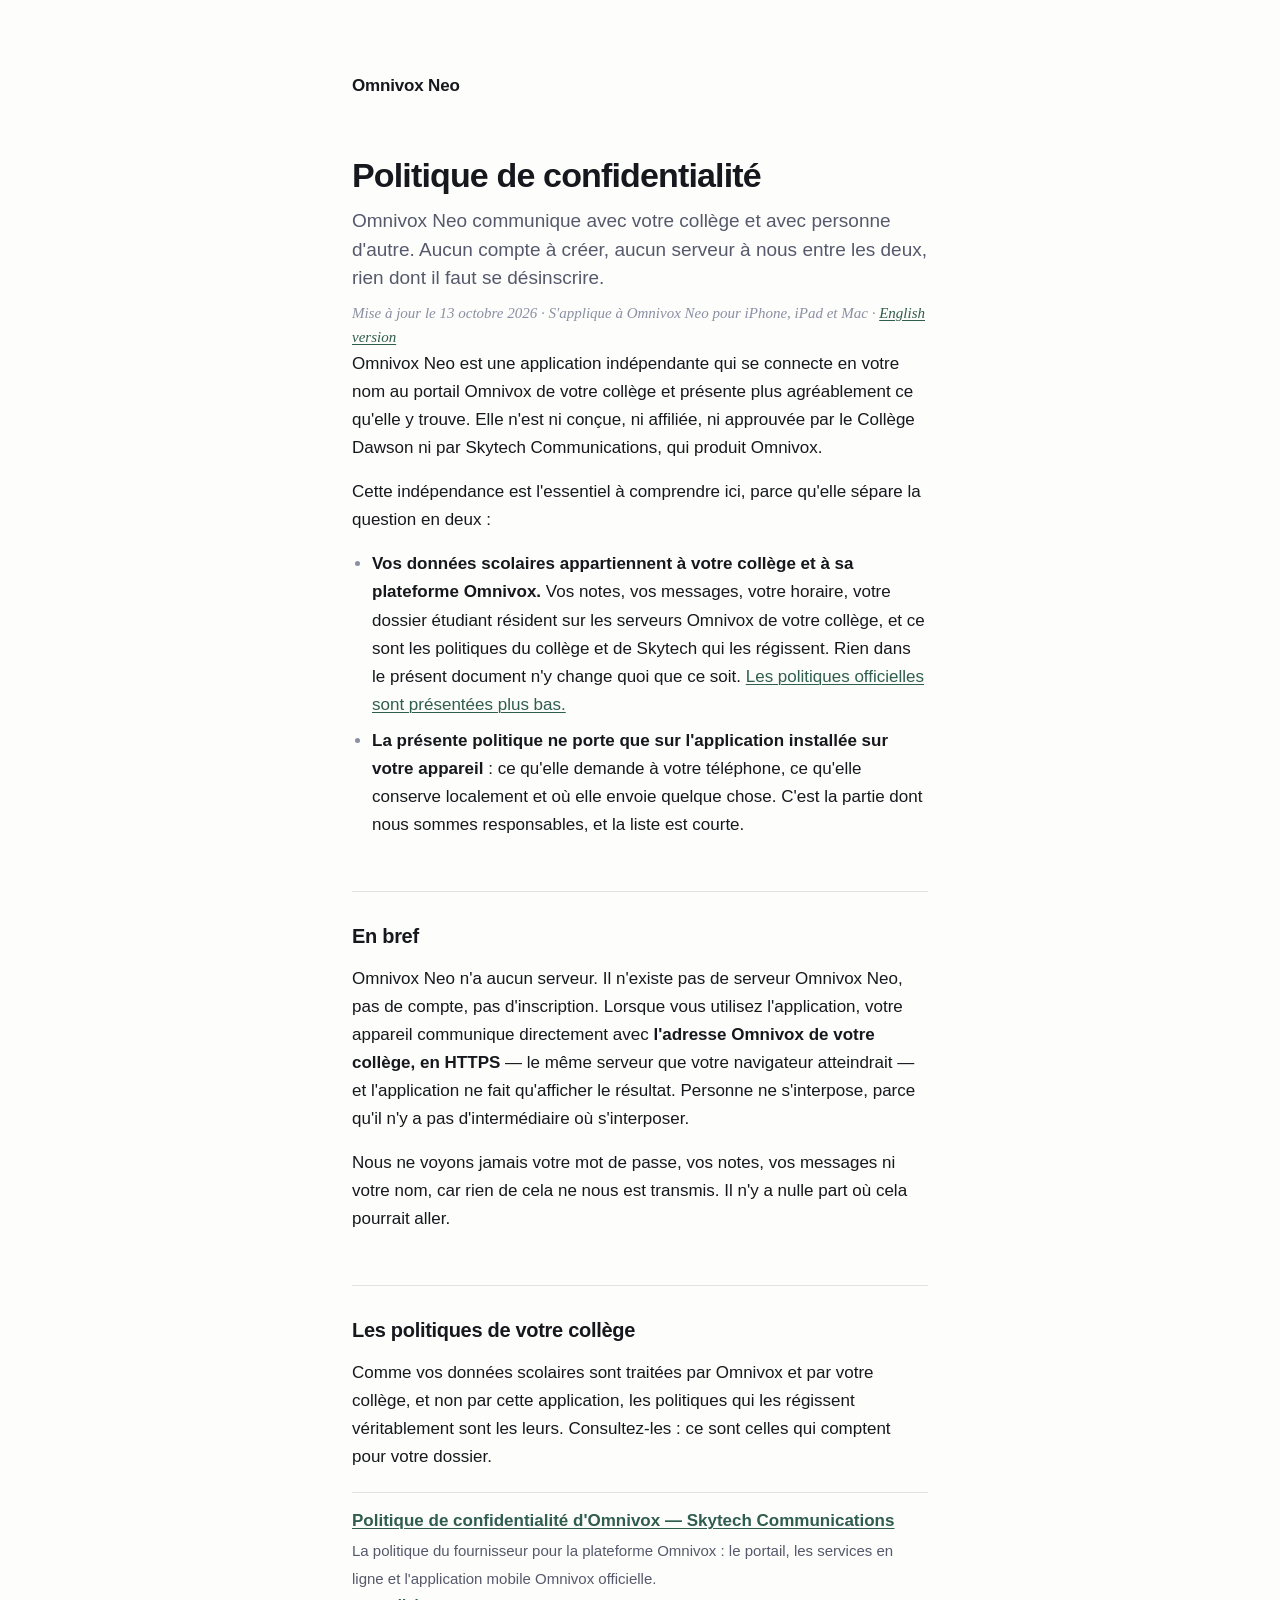
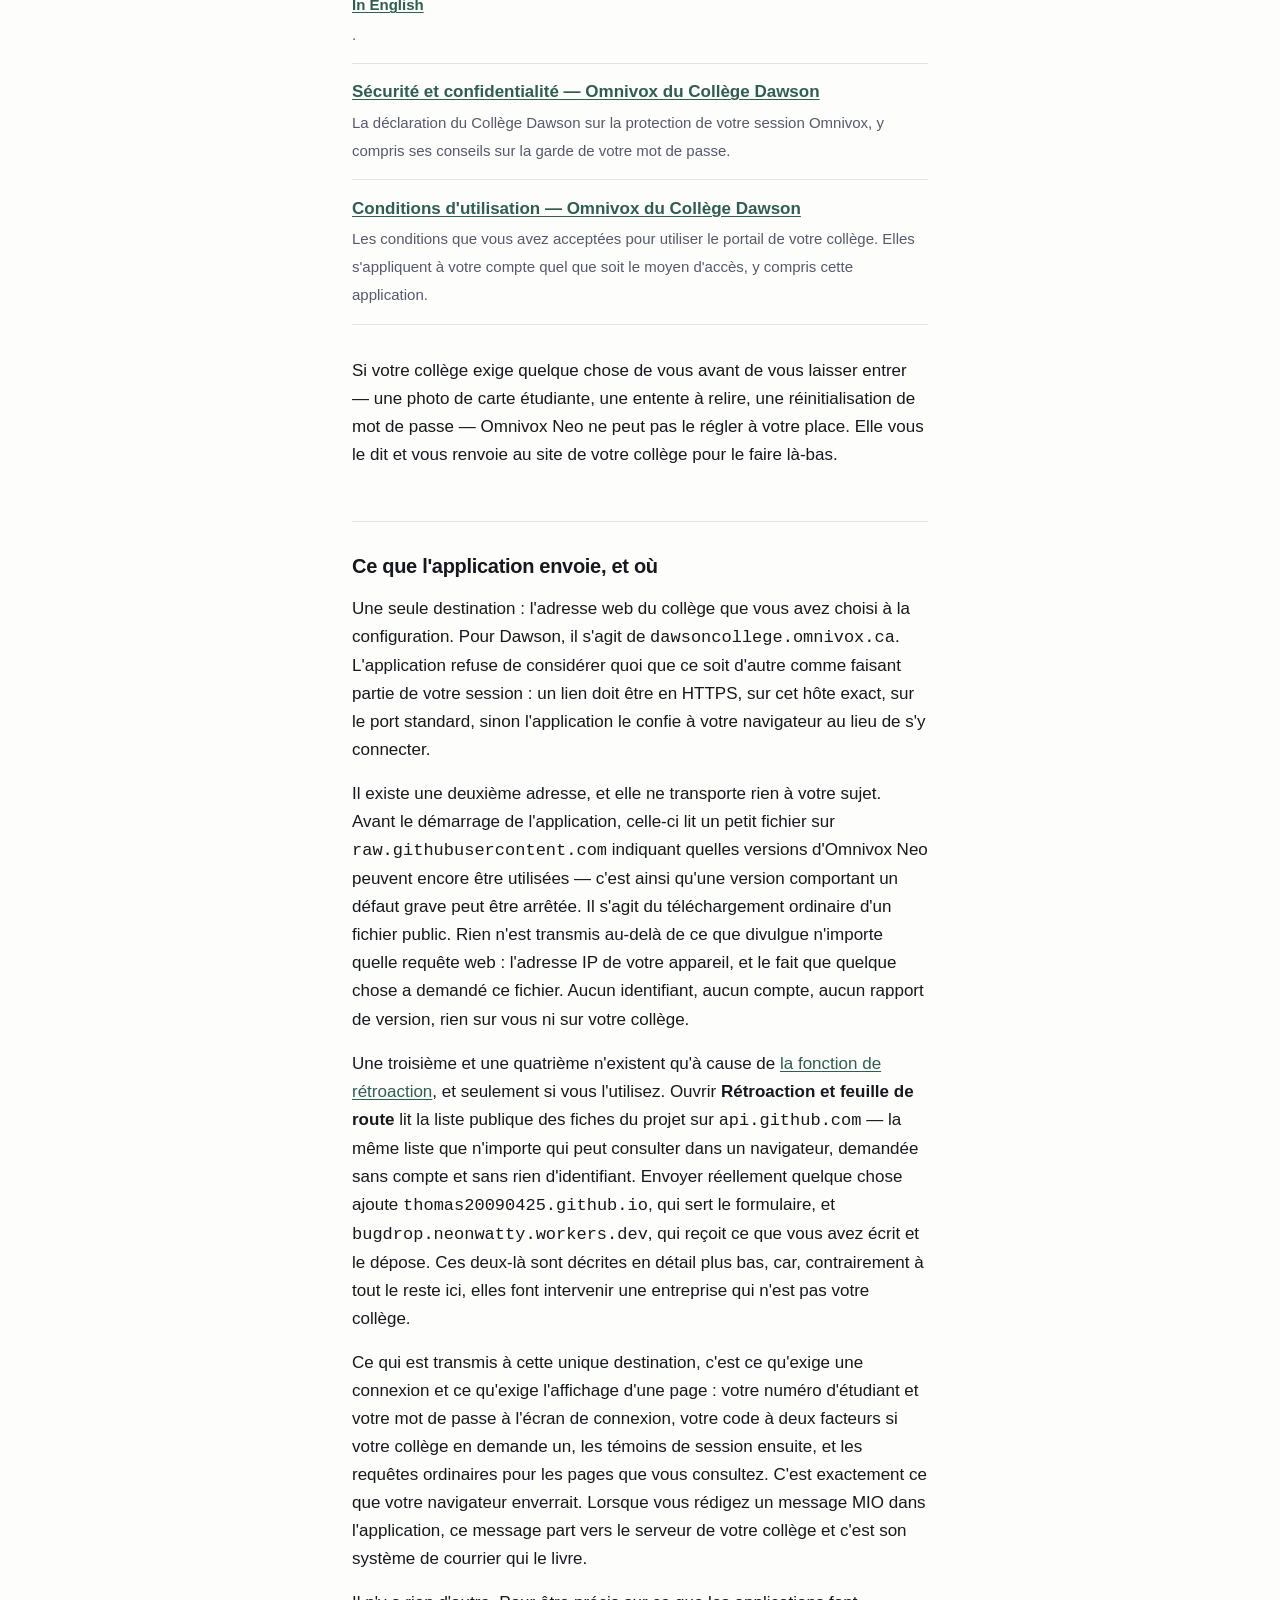
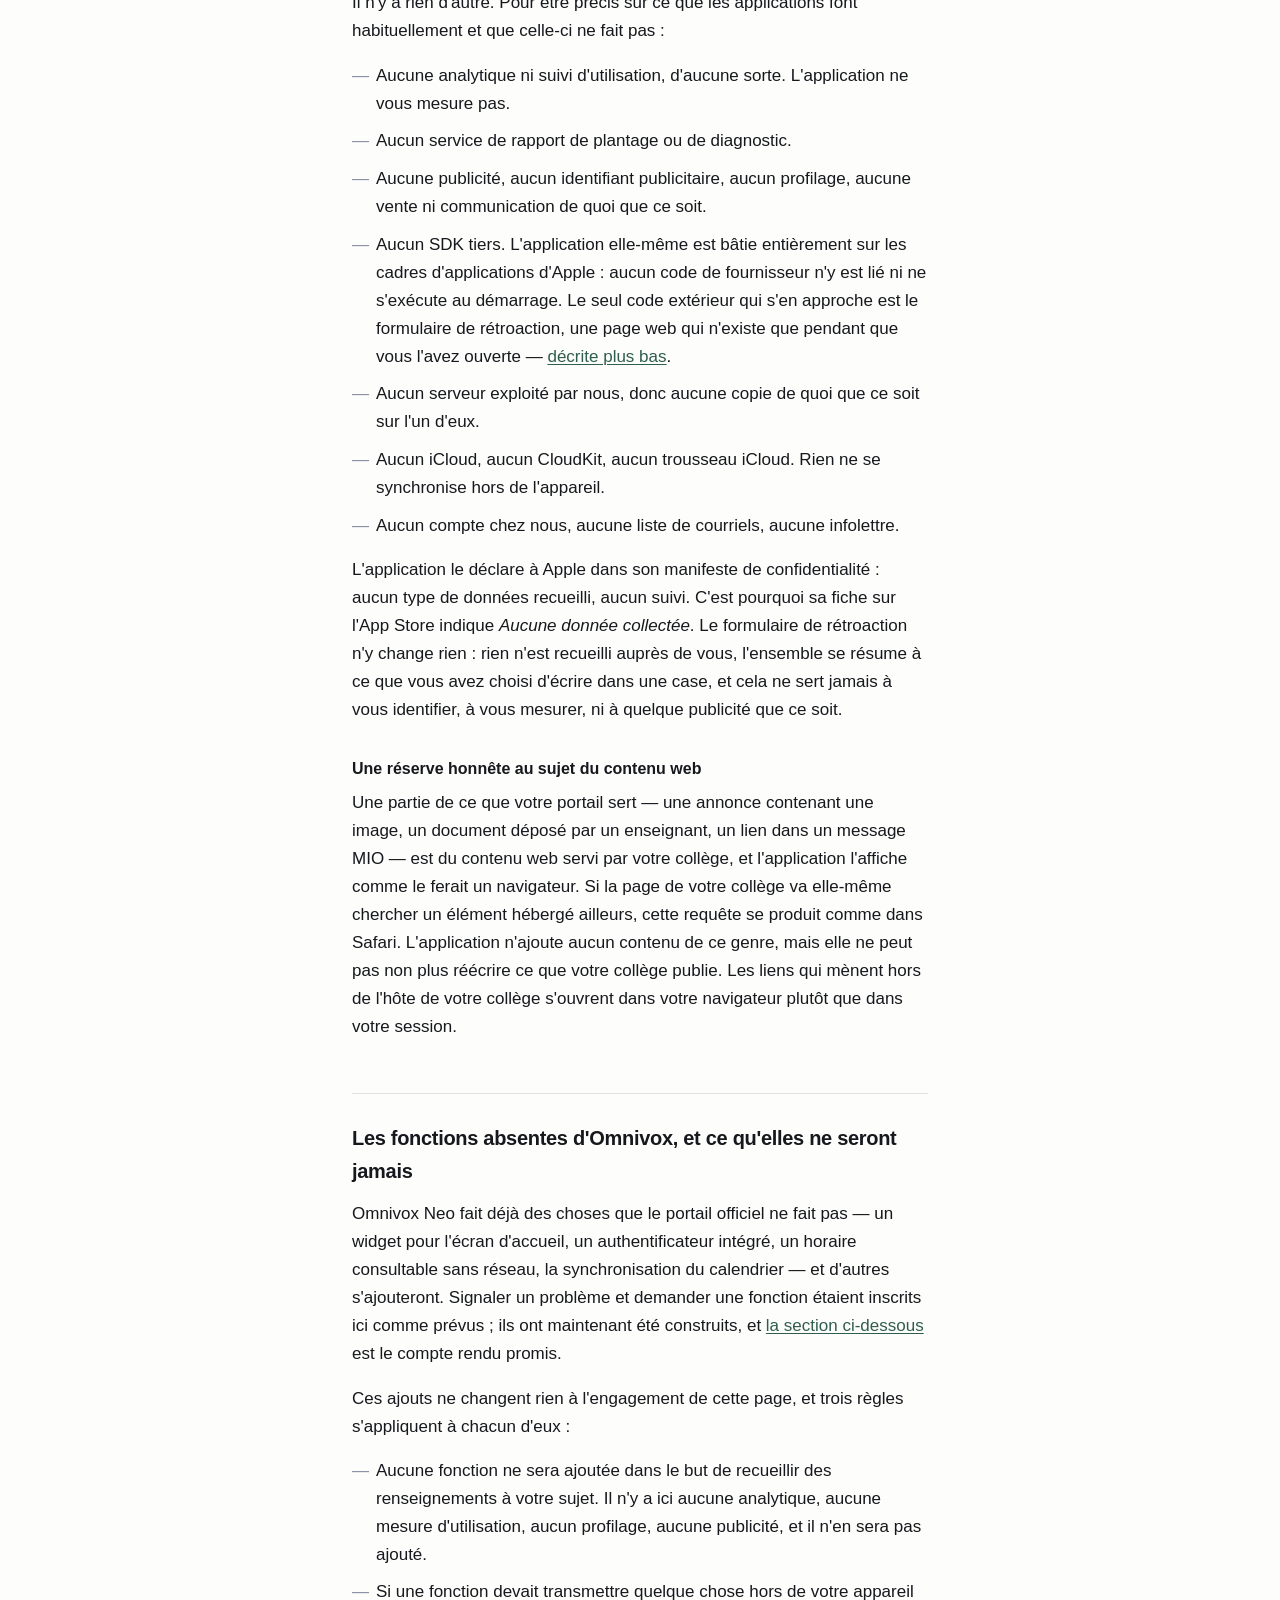
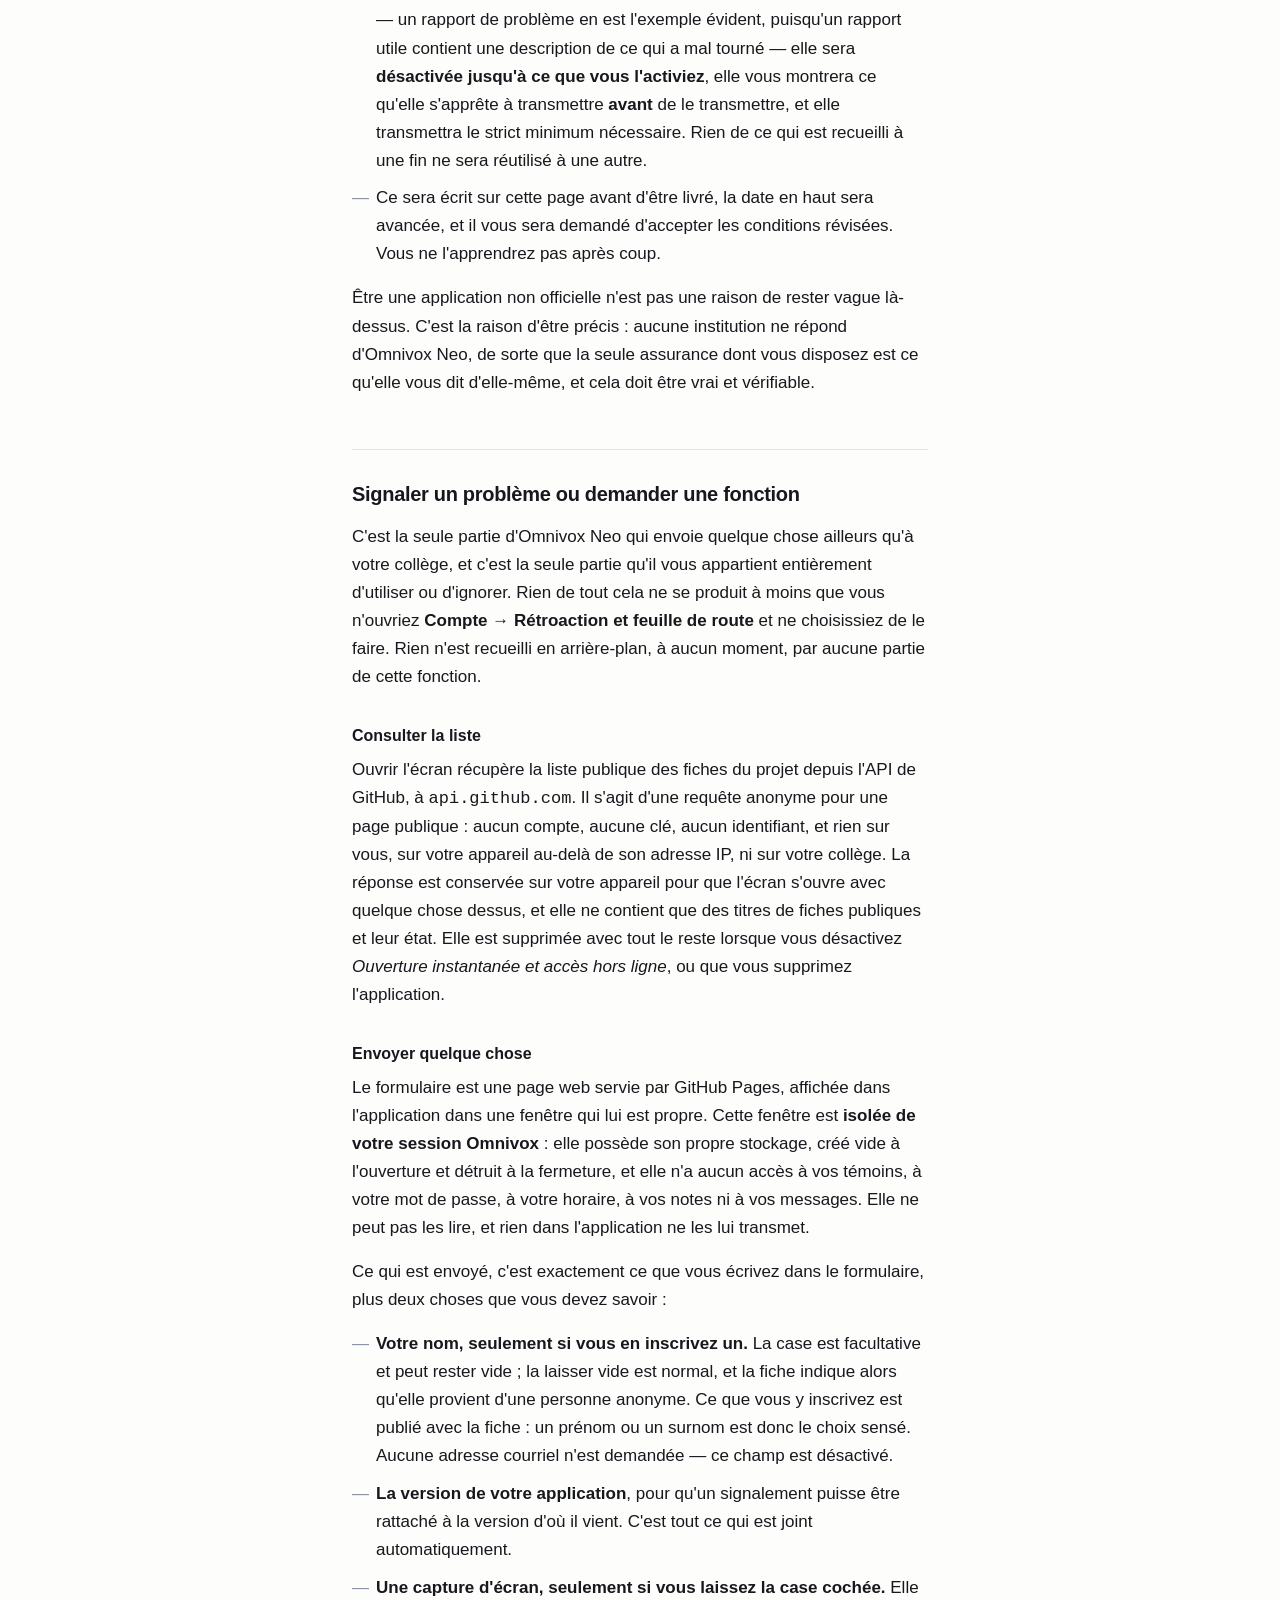
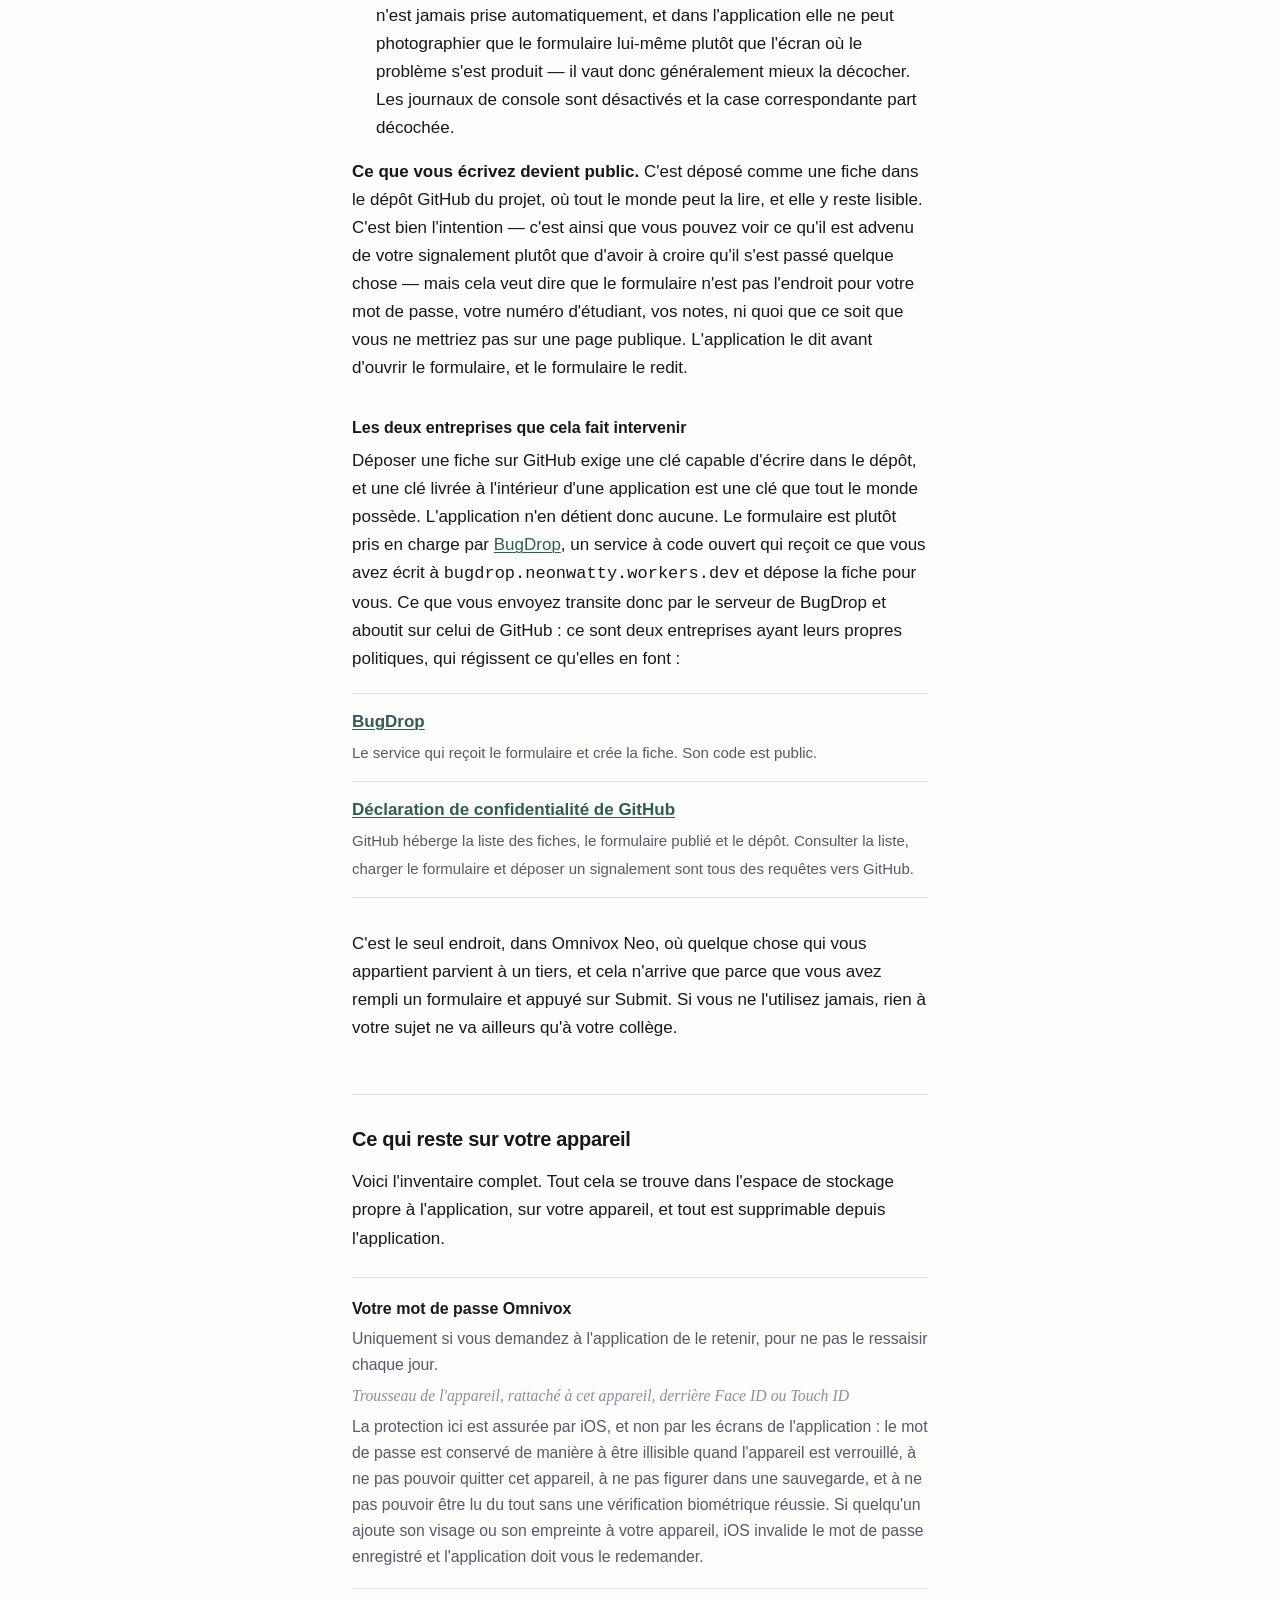
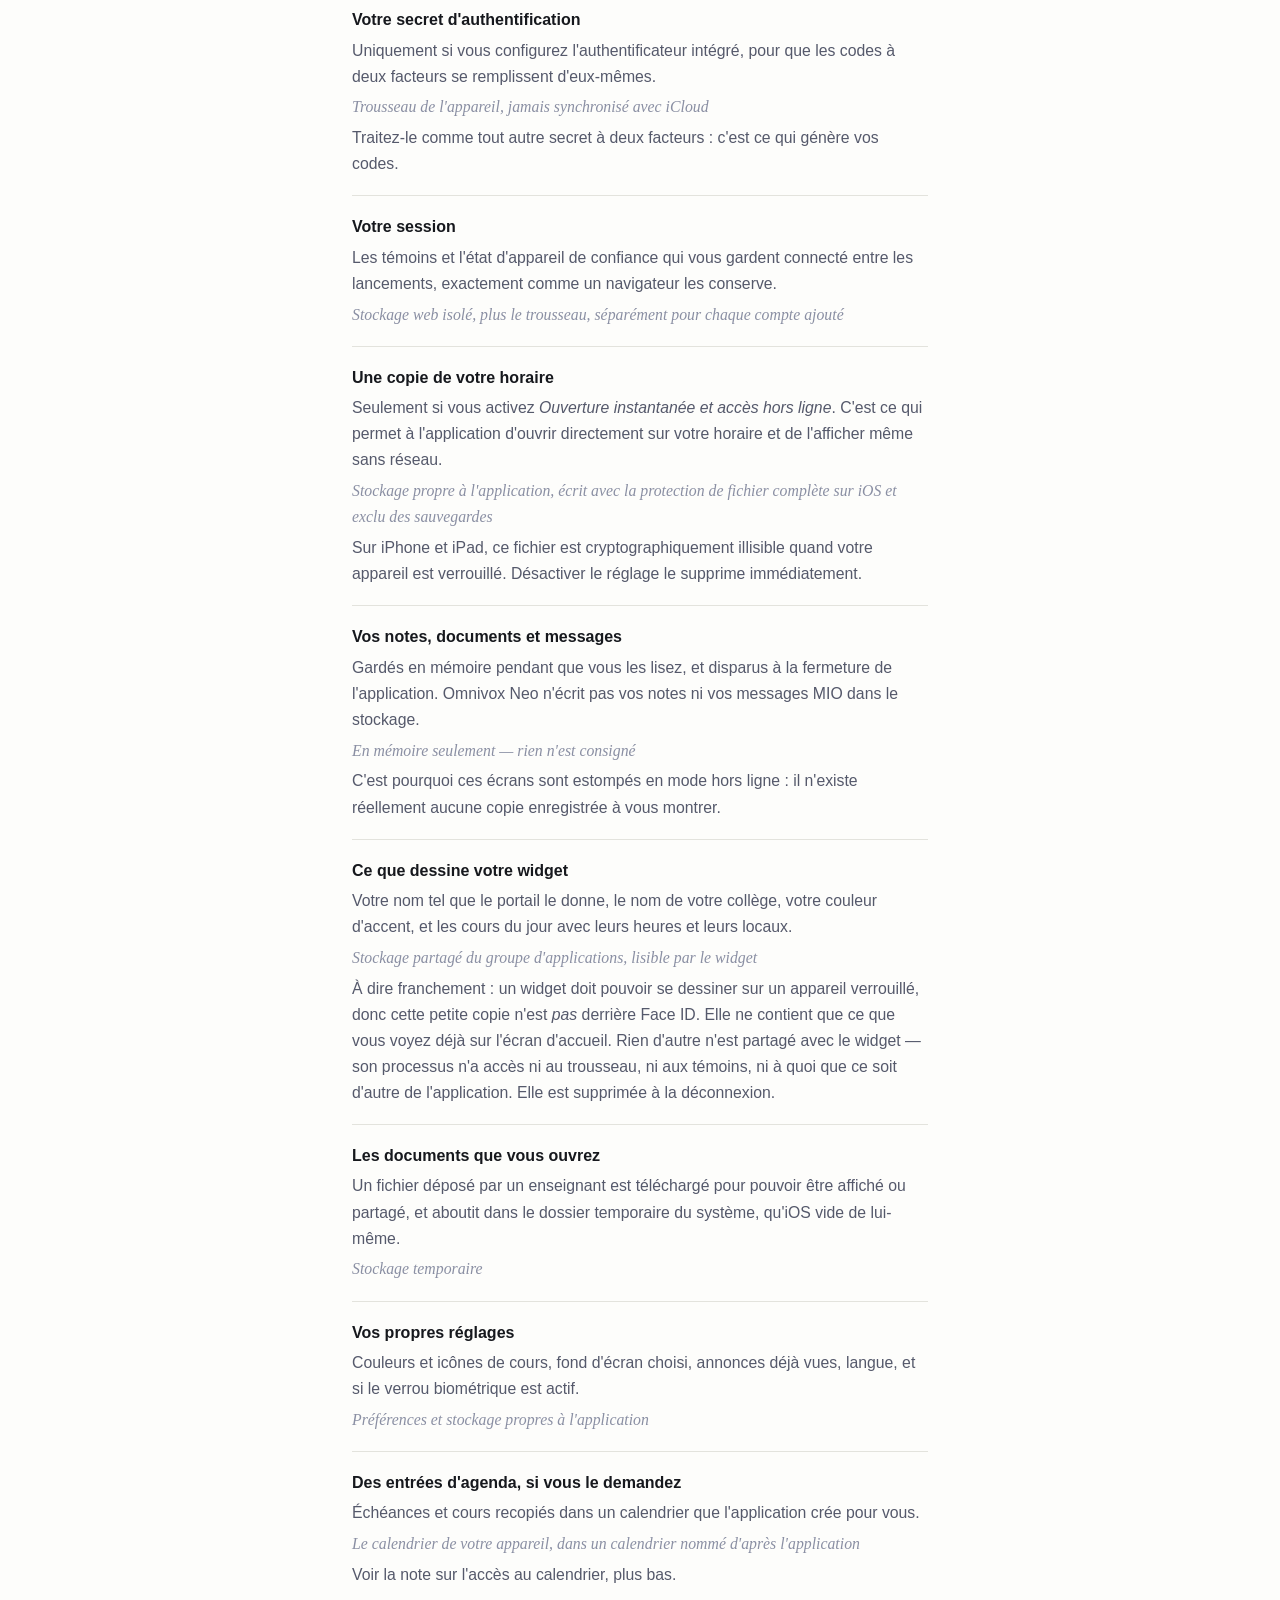
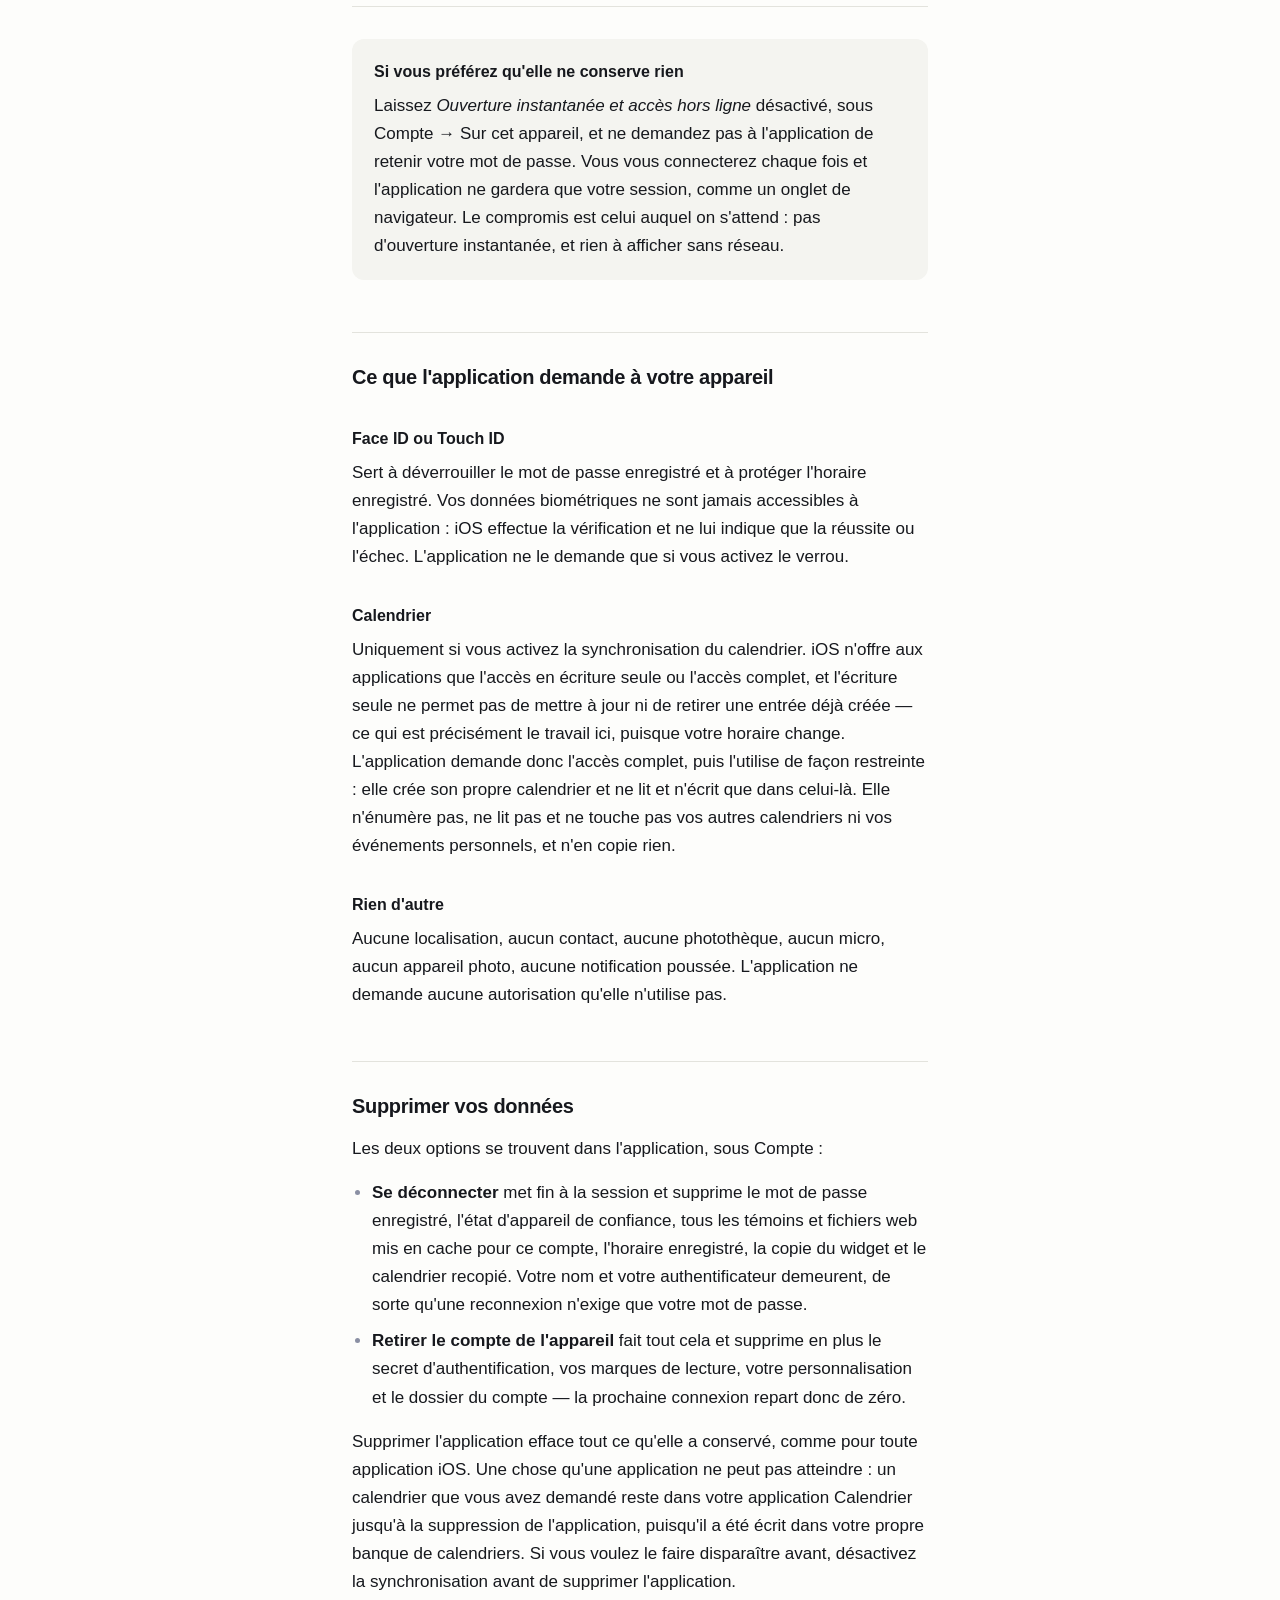
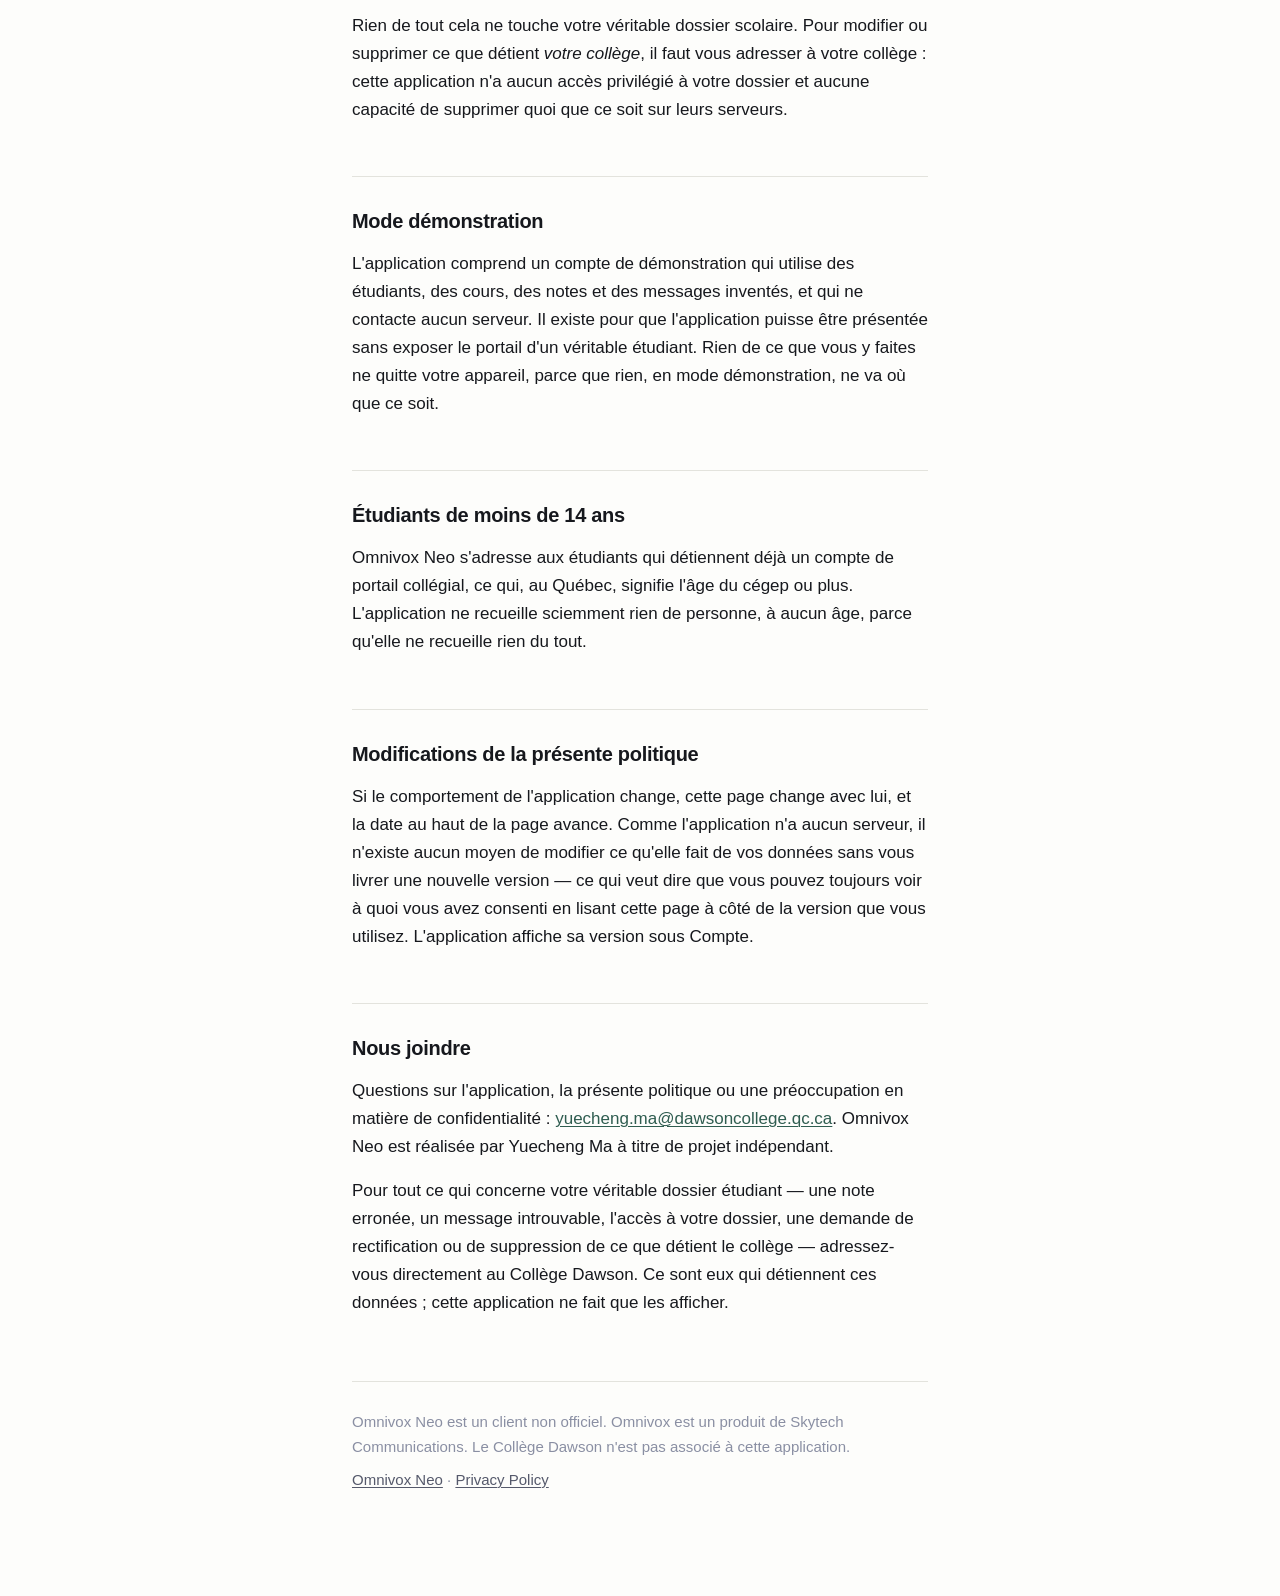
<file: docs/confidentialite.html>
<!DOCTYPE html>
<html lang="fr-CA">
<head>
<meta charset="utf-8">
<meta name="viewport" content="width=device-width, initial-scale=1">
<title>Politique de confidentialité — Omnivox Neo</title>
<meta name="description" content="Omnivox Neo communique avec le portail Omnivox de votre collège et avec rien d'autre. Cette politique explique ce qui reste sur votre appareil, ce qui n'en sort jamais, et comment tout supprimer.">
<meta name="robots" content="index, follow">
<link rel="stylesheet" href="style.css">
</head>
<body>

<header>
  <p class="wordmark"><a href="index.html">Omnivox&nbsp;Neo</a></p>
  <h1>Politique de confidentialité</h1>
  <p class="standfirst">Omnivox Neo communique avec votre collège et avec personne d'autre. Aucun compte à créer, aucun serveur à nous entre les deux, rien dont il faut se désinscrire.</p>
  <p class="stamp">Mise à jour le 13 octobre 2026 · S'applique à Omnivox Neo pour iPhone, iPad et Mac · <a href="privacy.html">English version</a></p>
</header>

<main>

<p class="lede">Omnivox Neo est une application indépendante qui se connecte en votre nom au portail Omnivox de votre collège et présente plus agréablement ce qu'elle y trouve. Elle n'est ni conçue, ni affiliée, ni approuvée par le Collège Dawson ni par Skytech Communications, qui produit Omnivox.</p>

<p>Cette indépendance est l'essentiel à comprendre ici, parce qu'elle sépare la question en deux :</p>

<ul>
  <li><strong>Vos données scolaires appartiennent à votre collège et à sa plateforme Omnivox.</strong> Vos notes, vos messages, votre horaire, votre dossier étudiant résident sur les serveurs Omnivox de votre collège, et ce sont les politiques du collège et de Skytech qui les régissent. Rien dans le présent document n'y change quoi que ce soit. <a href="#officiel">Les politiques officielles sont présentées plus bas.</a></li>
  <li><strong>La présente politique ne porte que sur l'application installée sur votre appareil</strong> : ce qu'elle demande à votre téléphone, ce qu'elle conserve localement et où elle envoie quelque chose. C'est la partie dont nous sommes responsables, et la liste est courte.</li>
</ul>

<h2 id="resume">En bref</h2>

<p>Omnivox Neo n'a aucun serveur. Il n'existe pas de serveur Omnivox Neo, pas de compte, pas d'inscription. Lorsque vous utilisez l'application, votre appareil communique directement avec <strong>l'adresse Omnivox de votre collège, en HTTPS</strong> — le même serveur que votre navigateur atteindrait — et l'application ne fait qu'afficher le résultat. Personne ne s'interpose, parce qu'il n'y a pas d'intermédiaire où s'interposer.</p>

<p>Nous ne voyons jamais votre mot de passe, vos notes, vos messages ni votre nom, car rien de cela ne nous est transmis. Il n'y a nulle part où cela pourrait aller.</p>

<h2 id="officiel">Les politiques de votre collège</h2>

<p>Comme vos données scolaires sont traitées par Omnivox et par votre collège, et non par cette application, les politiques qui les régissent véritablement sont les leurs. Consultez-les : ce sont celles qui comptent pour votre dossier.</p>

<ul class="outbound">
  <li>
    <a href="https://skytech.com/confid-omnivox" rel="noopener">Politique de confidentialité d'Omnivox — Skytech Communications</a>
    <span>La politique du fournisseur pour la plateforme Omnivox : le portail, les services en ligne et l'application mobile Omnivox officielle. <a href="https://skytech.com/en/confid-omnivox" rel="noopener">In English</a>.</span>
  </li>
  <li>
    <a href="https://dawsoncollege.omnivox.ca/intr/Module/Information/Confidentialite.aspx" rel="noopener">Sécurité et confidentialité — Omnivox du Collège Dawson</a>
    <span>La déclaration du Collège Dawson sur la protection de votre session Omnivox, y compris ses conseils sur la garde de votre mot de passe.</span>
  </li>
  <li>
    <a href="https://dawsoncollege.omnivox.ca/intr/Module/Information/Conditions.aspx" rel="noopener">Conditions d'utilisation — Omnivox du Collège Dawson</a>
    <span>Les conditions que vous avez acceptées pour utiliser le portail de votre collège. Elles s'appliquent à votre compte quel que soit le moyen d'accès, y compris cette application.</span>
  </li>
</ul>

<p>Si votre collège exige quelque chose de vous avant de vous laisser entrer — une photo de carte étudiante, une entente à relire, une réinitialisation de mot de passe — Omnivox Neo ne peut pas le régler à votre place. Elle vous le dit et vous renvoie au site de votre collège pour le faire là-bas.</p>

<h2 id="envois">Ce que l'application envoie, et où</h2>

<p>Une seule destination : l'adresse web du collège que vous avez choisi à la configuration. Pour Dawson, il s'agit de <code>dawsoncollege.omnivox.ca</code>. L'application refuse de considérer quoi que ce soit d'autre comme faisant partie de votre session : un lien doit être en HTTPS, sur cet hôte exact, sur le port standard, sinon l'application le confie à votre navigateur au lieu de s'y connecter.</p>

<p>Il existe une deuxième adresse, et elle ne transporte rien à votre sujet. Avant le démarrage de l'application, celle-ci lit un petit fichier sur <code>raw.githubusercontent.com</code> indiquant quelles versions d'Omnivox Neo peuvent encore être utilisées — c'est ainsi qu'une version comportant un défaut grave peut être arrêtée. Il s'agit du téléchargement ordinaire d'un fichier public. Rien n'est transmis au-delà de ce que divulgue n'importe quelle requête web : l'adresse IP de votre appareil, et le fait que quelque chose a demandé ce fichier. Aucun identifiant, aucun compte, aucun rapport de version, rien sur vous ni sur votre collège.</p>

<p>Une troisième et une quatrième n'existent qu'à cause de <a href="#retroaction">la fonction de rétroaction</a>, et seulement si vous l'utilisez. Ouvrir <strong>Rétroaction et feuille de route</strong> lit la liste publique des fiches du projet sur <code>api.github.com</code> — la même liste que n'importe qui peut consulter dans un navigateur, demandée sans compte et sans rien d'identifiant. Envoyer réellement quelque chose ajoute <code>thomas20090425.github.io</code>, qui sert le formulaire, et <code>bugdrop.neonwatty.workers.dev</code>, qui reçoit ce que vous avez écrit et le dépose. Ces deux-là sont décrites en détail plus bas, car, contrairement à tout le reste ici, elles font intervenir une entreprise qui n'est pas votre collège.</p>

<p>Ce qui est transmis à cette unique destination, c'est ce qu'exige une connexion et ce qu'exige l'affichage d'une page : votre numéro d'étudiant et votre mot de passe à l'écran de connexion, votre code à deux facteurs si votre collège en demande un, les témoins de session ensuite, et les requêtes ordinaires pour les pages que vous consultez. C'est exactement ce que votre navigateur enverrait. Lorsque vous rédigez un message MIO dans l'application, ce message part vers le serveur de votre collège et c'est son système de courrier qui le livre.</p>

<p>Il n'y a rien d'autre. Pour être précis sur ce que les applications font habituellement et que celle-ci ne fait pas :</p>

<ul class="nevers">
  <li>Aucune analytique ni suivi d'utilisation, d'aucune sorte. L'application ne vous mesure pas.</li>
  <li>Aucun service de rapport de plantage ou de diagnostic.</li>
  <li>Aucune publicité, aucun identifiant publicitaire, aucun profilage, aucune vente ni communication de quoi que ce soit.</li>
  <li>Aucun SDK tiers. L'application elle-même est bâtie entièrement sur les cadres d'applications d'Apple : aucun code de fournisseur n'y est lié ni ne s'exécute au démarrage. Le seul code extérieur qui s'en approche est le formulaire de rétroaction, une page web qui n'existe que pendant que vous l'avez ouverte — <a href="#retroaction">décrite plus bas</a>.</li>
  <li>Aucun serveur exploité par nous, donc aucune copie de quoi que ce soit sur l'un d'eux.</li>
  <li>Aucun iCloud, aucun CloudKit, aucun trousseau iCloud. Rien ne se synchronise hors de l'appareil.</li>
  <li>Aucun compte chez nous, aucune liste de courriels, aucune infolettre.</li>
</ul>

<p>L'application le déclare à Apple dans son manifeste de confidentialité : aucun type de données recueilli, aucun suivi. C'est pourquoi sa fiche sur l'App Store indique <em>Aucune donnée collectée</em>. Le formulaire de rétroaction n'y change rien : rien n'est recueilli auprès de vous, l'ensemble se résume à ce que vous avez choisi d'écrire dans une case, et cela ne sert jamais à vous identifier, à vous mesurer, ni à quelque publicité que ce soit.</p>

<h3>Une réserve honnête au sujet du contenu web</h3>

<p>Une partie de ce que votre portail sert — une annonce contenant une image, un document déposé par un enseignant, un lien dans un message MIO — est du contenu web servi par votre collège, et l'application l'affiche comme le ferait un navigateur. Si la page de votre collège va elle-même chercher un élément hébergé ailleurs, cette requête se produit comme dans Safari. L'application n'ajoute aucun contenu de ce genre, mais elle ne peut pas non plus réécrire ce que votre collège publie. Les liens qui mènent hors de l'hôte de votre collège s'ouvrent dans votre navigateur plutôt que dans votre session.</p>

<h2 id="avenir">Les fonctions absentes d'Omnivox, et ce qu'elles ne seront jamais</h2>

<p>Omnivox Neo fait déjà des choses que le portail officiel ne fait pas — un widget pour l'écran d'accueil, un authentificateur intégré, un horaire consultable sans réseau, la synchronisation du calendrier — et d'autres s'ajouteront. Signaler un problème et demander une fonction étaient inscrits ici comme prévus ; ils ont maintenant été construits, et <a href="#retroaction">la section ci-dessous</a> est le compte rendu promis.</p>

<p>Ces ajouts ne changent rien à l'engagement de cette page, et trois règles s'appliquent à chacun d'eux :</p>

<ul class="nevers">
  <li>Aucune fonction ne sera ajoutée dans le but de recueillir des renseignements à votre sujet. Il n'y a ici aucune analytique, aucune mesure d'utilisation, aucun profilage, aucune publicité, et il n'en sera pas ajouté.</li>
  <li>Si une fonction devait transmettre quelque chose hors de votre appareil — un rapport de problème en est l'exemple évident, puisqu'un rapport utile contient une description de ce qui a mal tourné — elle sera <strong>désactivée jusqu'à ce que vous l'activiez</strong>, elle vous montrera ce qu'elle s'apprête à transmettre <strong>avant</strong> de le transmettre, et elle transmettra le strict minimum nécessaire. Rien de ce qui est recueilli à une fin ne sera réutilisé à une autre.</li>
  <li>Ce sera écrit sur cette page avant d'être livré, la date en haut sera avancée, et il vous sera demandé d'accepter les conditions révisées. Vous ne l'apprendrez pas après coup.</li>
</ul>

<p>Être une application non officielle n'est pas une raison de rester vague là-dessus. C'est la raison d'être précis : aucune institution ne répond d'Omnivox Neo, de sorte que la seule assurance dont vous disposez est ce qu'elle vous dit d'elle-même, et cela doit être vrai et vérifiable.</p>

<h2 id="retroaction">Signaler un problème ou demander une fonction</h2>

<p>C'est la seule partie d'Omnivox Neo qui envoie quelque chose ailleurs qu'à votre collège, et c'est la seule partie qu'il vous appartient entièrement d'utiliser ou d'ignorer. Rien de tout cela ne se produit à moins que vous n'ouvriez <strong>Compte → Rétroaction et feuille de route</strong> et ne choisissiez de le faire. Rien n'est recueilli en arrière-plan, à aucun moment, par aucune partie de cette fonction.</p>

<h3>Consulter la liste</h3>

<p>Ouvrir l'écran récupère la liste publique des fiches du projet depuis l'API de GitHub, à <code>api.github.com</code>. Il s'agit d'une requête anonyme pour une page publique : aucun compte, aucune clé, aucun identifiant, et rien sur vous, sur votre appareil au-delà de son adresse IP, ni sur votre collège. La réponse est conservée sur votre appareil pour que l'écran s'ouvre avec quelque chose dessus, et elle ne contient que des titres de fiches publiques et leur état. Elle est supprimée avec tout le reste lorsque vous désactivez <em>Ouverture instantanée et accès hors ligne</em>, ou que vous supprimez l'application.</p>

<h3>Envoyer quelque chose</h3>

<p>Le formulaire est une page web servie par GitHub Pages, affichée dans l'application dans une fenêtre qui lui est propre. Cette fenêtre est <strong>isolée de votre session Omnivox</strong> : elle possède son propre stockage, créé vide à l'ouverture et détruit à la fermeture, et elle n'a aucun accès à vos témoins, à votre mot de passe, à votre horaire, à vos notes ni à vos messages. Elle ne peut pas les lire, et rien dans l'application ne les lui transmet.</p>

<p>Ce qui est envoyé, c'est exactement ce que vous écrivez dans le formulaire, plus deux choses que vous devez savoir :</p>

<ul class="nevers">
  <li><strong>Votre nom, seulement si vous en inscrivez un.</strong> La case est facultative et peut rester vide ; la laisser vide est normal, et la fiche indique alors qu'elle provient d'une personne anonyme. Ce que vous y inscrivez est publié avec la fiche : un prénom ou un surnom est donc le choix sensé. Aucune adresse courriel n'est demandée — ce champ est désactivé.</li>
  <li><strong>La version de votre application</strong>, pour qu'un signalement puisse être rattaché à la version d'où il vient. C'est tout ce qui est joint automatiquement.</li>
  <li><strong>Une capture d'écran, seulement si vous laissez la case cochée.</strong> Elle n'est jamais prise automatiquement, et dans l'application elle ne peut photographier que le formulaire lui-même plutôt que l'écran où le problème s'est produit — il vaut donc généralement mieux la décocher. Les journaux de console sont désactivés et la case correspondante part décochée.</li>
</ul>

<p><strong>Ce que vous écrivez devient public.</strong> C'est déposé comme une fiche dans le dépôt GitHub du projet, où tout le monde peut la lire, et elle y reste lisible. C'est bien l'intention — c'est ainsi que vous pouvez voir ce qu'il est advenu de votre signalement plutôt que d'avoir à croire qu'il s'est passé quelque chose — mais cela veut dire que le formulaire n'est pas l'endroit pour votre mot de passe, votre numéro d'étudiant, vos notes, ni quoi que ce soit que vous ne mettriez pas sur une page publique. L'application le dit avant d'ouvrir le formulaire, et le formulaire le redit.</p>

<h3>Les deux entreprises que cela fait intervenir</h3>

<p>Déposer une fiche sur GitHub exige une clé capable d'écrire dans le dépôt, et une clé livrée à l'intérieur d'une application est une clé que tout le monde possède. L'application n'en détient donc aucune. Le formulaire est plutôt pris en charge par <a href="https://bugdrop.dev" rel="noopener">BugDrop</a>, un service à code ouvert qui reçoit ce que vous avez écrit à <code>bugdrop.neonwatty.workers.dev</code> et dépose la fiche pour vous. Ce que vous envoyez transite donc par le serveur de BugDrop et aboutit sur celui de GitHub : ce sont deux entreprises ayant leurs propres politiques, qui régissent ce qu'elles en font :</p>

<ul class="outbound">
  <li>
    <a href="https://bugdrop.dev" rel="noopener">BugDrop</a>
    <span>Le service qui reçoit le formulaire et crée la fiche. Son code est public.</span>
  </li>
  <li>
    <a href="https://docs.github.com/fr/site-policy/privacy-policies/github-general-privacy-statement" rel="noopener">Déclaration de confidentialité de GitHub</a>
    <span>GitHub héberge la liste des fiches, le formulaire publié et le dépôt. Consulter la liste, charger le formulaire et déposer un signalement sont tous des requêtes vers GitHub.</span>
  </li>
</ul>

<p>C'est le seul endroit, dans Omnivox Neo, où quelque chose qui vous appartient parvient à un tiers, et cela n'arrive que parce que vous avez rempli un formulaire et appuyé sur Submit. Si vous ne l'utilisez jamais, rien à votre sujet ne va ailleurs qu'à votre collège.</p>

<h2 id="appareil">Ce qui reste sur votre appareil</h2>

<p>Voici l'inventaire complet. Tout cela se trouve dans l'espace de stockage propre à l'application, sur votre appareil, et tout est supprimable depuis l'application.</p>

<dl class="inventory">

  <div class="row">
    <dt>Votre mot de passe Omnivox</dt>
    <dd>Uniquement si vous demandez à l'application de le retenir, pour ne pas le ressaisir chaque jour.</dd>
    <dd class="where">Trousseau de l'appareil, rattaché à cet appareil, derrière Face ID ou Touch ID</dd>
    <dd>La protection ici est assurée par iOS, et non par les écrans de l'application : le mot de passe est conservé de manière à être illisible quand l'appareil est verrouillé, à ne pas pouvoir quitter cet appareil, à ne pas figurer dans une sauvegarde, et à ne pas pouvoir être lu du tout sans une vérification biométrique réussie. Si quelqu'un ajoute son visage ou son empreinte à votre appareil, iOS invalide le mot de passe enregistré et l'application doit vous le redemander.</dd>
  </div>

  <div class="row">
    <dt>Votre secret d'authentification</dt>
    <dd>Uniquement si vous configurez l'authentificateur intégré, pour que les codes à deux facteurs se remplissent d'eux-mêmes.</dd>
    <dd class="where">Trousseau de l'appareil, jamais synchronisé avec iCloud</dd>
    <dd>Traitez-le comme tout autre secret à deux facteurs : c'est ce qui génère vos codes.</dd>
  </div>

  <div class="row">
    <dt>Votre session</dt>
    <dd>Les témoins et l'état d'appareil de confiance qui vous gardent connecté entre les lancements, exactement comme un navigateur les conserve.</dd>
    <dd class="where">Stockage web isolé, plus le trousseau, séparément pour chaque compte ajouté</dd>
  </div>

  <div class="row">
    <dt>Une copie de votre horaire</dt>
    <dd>Seulement si vous activez <em>Ouverture instantanée et accès hors ligne</em>. C'est ce qui permet à l'application d'ouvrir directement sur votre horaire et de l'afficher même sans réseau.</dd>
    <dd class="where">Stockage propre à l'application, écrit avec la protection de fichier complète sur iOS et exclu des sauvegardes</dd>
    <dd>Sur iPhone et iPad, ce fichier est cryptographiquement illisible quand votre appareil est verrouillé. Désactiver le réglage le supprime immédiatement.</dd>
  </div>

  <div class="row">
    <dt>Vos notes, documents et messages</dt>
    <dd>Gardés en mémoire pendant que vous les lisez, et disparus à la fermeture de l'application. Omnivox Neo n'écrit pas vos notes ni vos messages MIO dans le stockage.</dd>
    <dd class="where">En mémoire seulement — rien n'est consigné</dd>
    <dd>C'est pourquoi ces écrans sont estompés en mode hors ligne : il n'existe réellement aucune copie enregistrée à vous montrer.</dd>
  </div>

  <div class="row">
    <dt>Ce que dessine votre widget</dt>
    <dd>Votre nom tel que le portail le donne, le nom de votre collège, votre couleur d'accent, et les cours du jour avec leurs heures et leurs locaux.</dd>
    <dd class="where">Stockage partagé du groupe d'applications, lisible par le widget</dd>
    <dd>À dire franchement : un widget doit pouvoir se dessiner sur un appareil verrouillé, donc cette petite copie n'est <em>pas</em> derrière Face ID. Elle ne contient que ce que vous voyez déjà sur l'écran d'accueil. Rien d'autre n'est partagé avec le widget — son processus n'a accès ni au trousseau, ni aux témoins, ni à quoi que ce soit d'autre de l'application. Elle est supprimée à la déconnexion.</dd>
  </div>

  <div class="row">
    <dt>Les documents que vous ouvrez</dt>
    <dd>Un fichier déposé par un enseignant est téléchargé pour pouvoir être affiché ou partagé, et aboutit dans le dossier temporaire du système, qu'iOS vide de lui-même.</dd>
    <dd class="where">Stockage temporaire</dd>
  </div>

  <div class="row">
    <dt>Vos propres réglages</dt>
    <dd>Couleurs et icônes de cours, fond d'écran choisi, annonces déjà vues, langue, et si le verrou biométrique est actif.</dd>
    <dd class="where">Préférences et stockage propres à l'application</dd>
  </div>

  <div class="row">
    <dt>Des entrées d'agenda, si vous le demandez</dt>
    <dd>Échéances et cours recopiés dans un calendrier que l'application crée pour vous.</dd>
    <dd class="where">Le calendrier de votre appareil, dans un calendrier nommé d'après l'application</dd>
    <dd>Voir la note sur l'accès au calendrier, plus bas.</dd>
  </div>

</dl>

<div class="aside">
  <h3>Si vous préférez qu'elle ne conserve rien</h3>
  <p>Laissez <em>Ouverture instantanée et accès hors ligne</em> désactivé, sous Compte → Sur cet appareil, et ne demandez pas à l'application de retenir votre mot de passe. Vous vous connecterez chaque fois et l'application ne gardera que votre session, comme un onglet de navigateur. Le compromis est celui auquel on s'attend : pas d'ouverture instantanée, et rien à afficher sans réseau.</p>
</div>

<h2 id="autorisations">Ce que l'application demande à votre appareil</h2>

<h3>Face ID ou Touch ID</h3>
<p>Sert à déverrouiller le mot de passe enregistré et à protéger l'horaire enregistré. Vos données biométriques ne sont jamais accessibles à l'application : iOS effectue la vérification et ne lui indique que la réussite ou l'échec. L'application ne le demande que si vous activez le verrou.</p>

<h3>Calendrier</h3>
<p>Uniquement si vous activez la synchronisation du calendrier. iOS n'offre aux applications que l'accès en écriture seule ou l'accès complet, et l'écriture seule ne permet pas de mettre à jour ni de retirer une entrée déjà créée — ce qui est précisément le travail ici, puisque votre horaire change. L'application demande donc l'accès complet, puis l'utilise de façon restreinte : elle crée son propre calendrier et ne lit et n'écrit que dans celui-là. Elle n'énumère pas, ne lit pas et ne touche pas vos autres calendriers ni vos événements personnels, et n'en copie rien.</p>

<h3>Rien d'autre</h3>
<p>Aucune localisation, aucun contact, aucune photothèque, aucun micro, aucun appareil photo, aucune notification poussée. L'application ne demande aucune autorisation qu'elle n'utilise pas.</p>

<h2 id="suppression">Supprimer vos données</h2>

<p>Les deux options se trouvent dans l'application, sous Compte :</p>

<ul>
  <li><strong>Se déconnecter</strong> met fin à la session et supprime le mot de passe enregistré, l'état d'appareil de confiance, tous les témoins et fichiers web mis en cache pour ce compte, l'horaire enregistré, la copie du widget et le calendrier recopié. Votre nom et votre authentificateur demeurent, de sorte qu'une reconnexion n'exige que votre mot de passe.</li>
  <li><strong>Retirer le compte de l'appareil</strong> fait tout cela et supprime en plus le secret d'authentification, vos marques de lecture, votre personnalisation et le dossier du compte — la prochaine connexion repart donc de zéro.</li>
</ul>

<p>Supprimer l'application efface tout ce qu'elle a conservé, comme pour toute application iOS. Une chose qu'une application ne peut pas atteindre : un calendrier que vous avez demandé reste dans votre application Calendrier jusqu'à la suppression de l'application, puisqu'il a été écrit dans votre propre banque de calendriers. Si vous voulez le faire disparaître avant, désactivez la synchronisation avant de supprimer l'application.</p>

<p>Rien de tout cela ne touche votre véritable dossier scolaire. Pour modifier ou supprimer ce que détient <em>votre collège</em>, il faut vous adresser à votre collège : cette application n'a aucun accès privilégié à votre dossier et aucune capacité de supprimer quoi que ce soit sur leurs serveurs.</p>

<h2 id="demo">Mode démonstration</h2>

<p>L'application comprend un compte de démonstration qui utilise des étudiants, des cours, des notes et des messages inventés, et qui ne contacte aucun serveur. Il existe pour que l'application puisse être présentée sans exposer le portail d'un véritable étudiant. Rien de ce que vous y faites ne quitte votre appareil, parce que rien, en mode démonstration, ne va où que ce soit.</p>

<h2 id="jeunes">Étudiants de moins de 14 ans</h2>

<p>Omnivox Neo s'adresse aux étudiants qui détiennent déjà un compte de portail collégial, ce qui, au Québec, signifie l'âge du cégep ou plus. L'application ne recueille sciemment rien de personne, à aucun âge, parce qu'elle ne recueille rien du tout.</p>

<h2 id="modifications">Modifications de la présente politique</h2>

<p>Si le comportement de l'application change, cette page change avec lui, et la date au haut de la page avance. Comme l'application n'a aucun serveur, il n'existe aucun moyen de modifier ce qu'elle fait de vos données sans vous livrer une nouvelle version — ce qui veut dire que vous pouvez toujours voir à quoi vous avez consenti en lisant cette page à côté de la version que vous utilisez. L'application affiche sa version sous Compte.</p>

<h2 id="contact">Nous joindre</h2>

<p>Questions sur l'application, la présente politique ou une préoccupation en matière de confidentialité : <a href="mailto:yuecheng.ma@dawsoncollege.qc.ca">yuecheng.ma@dawsoncollege.qc.ca</a>. Omnivox Neo est réalisée par Yuecheng Ma à titre de projet indépendant.</p>

<p>Pour tout ce qui concerne votre véritable dossier étudiant — une note erronée, un message introuvable, l'accès à votre dossier, une demande de rectification ou de suppression de ce que détient le collège — adressez-vous directement au Collège Dawson. Ce sont eux qui détiennent ces données ; cette application ne fait que les afficher.</p>

</main>

<footer>
  <p>Omnivox Neo est un client non officiel. Omnivox est un produit de Skytech Communications. Le Collège Dawson n'est pas associé à cette application.</p>
  <p><a href="index.html">Omnivox Neo</a> · <a href="privacy.html">Privacy Policy</a></p>
</footer>

</body>
</html>
</file>
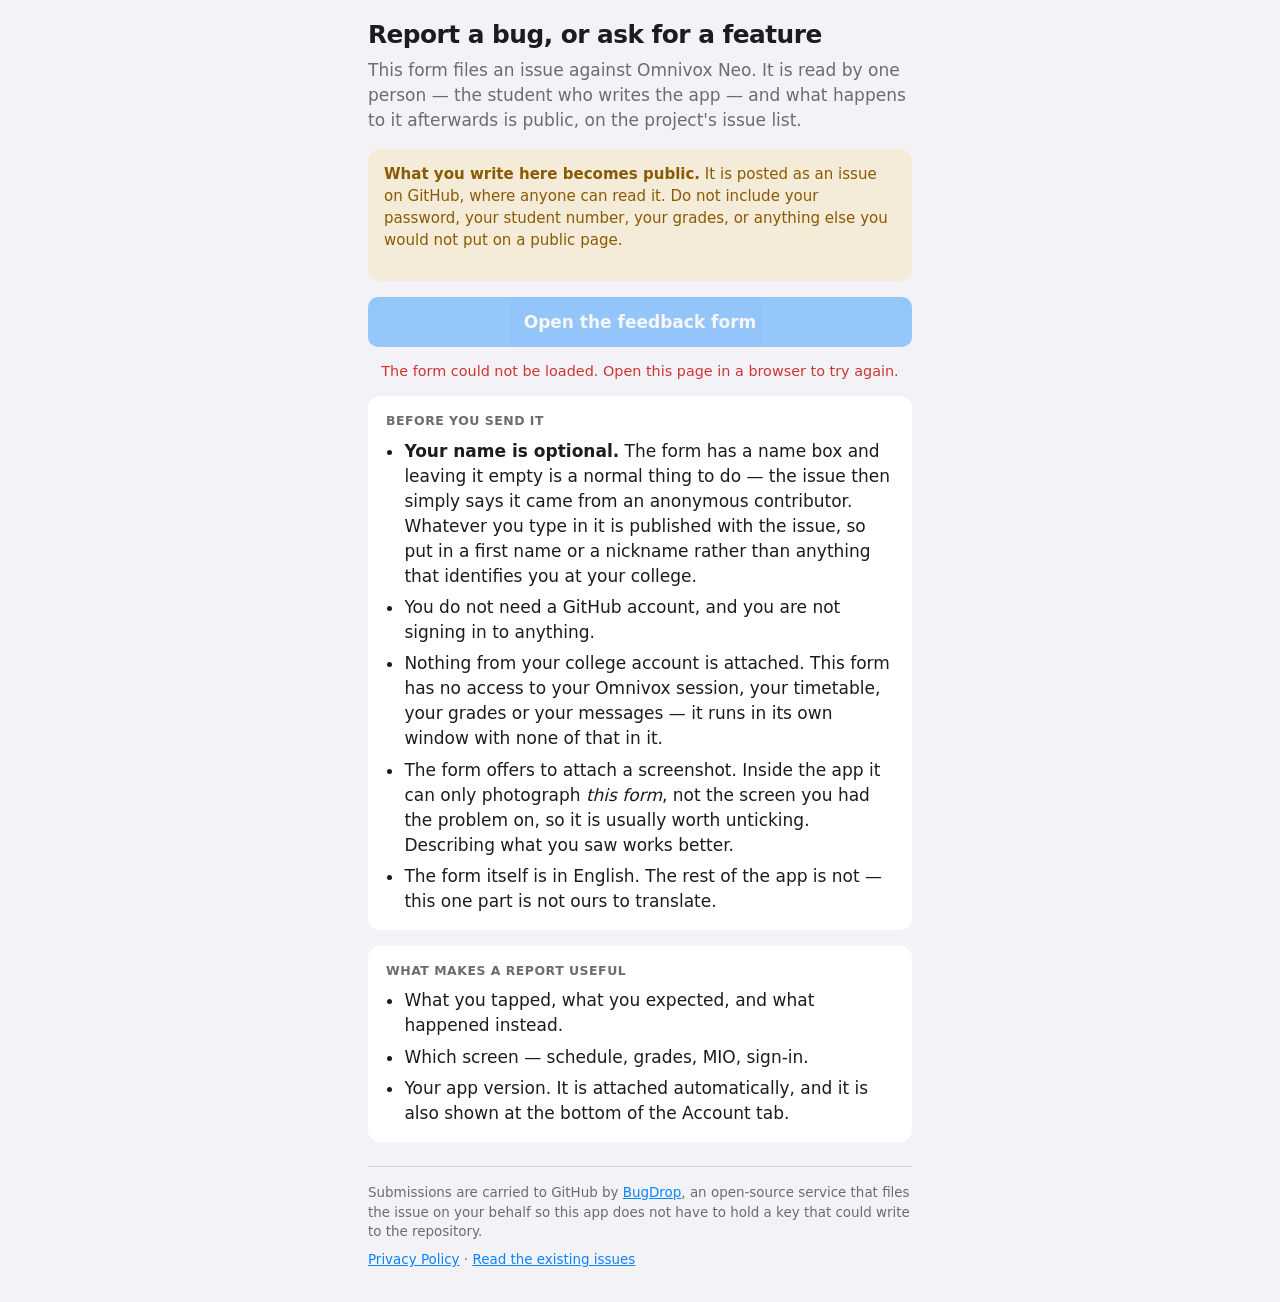
<file: docs/feedback.html>
<!DOCTYPE html>
<html lang="en">
<head>
<meta charset="utf-8">
<meta name="viewport" content="width=device-width, initial-scale=1, viewport-fit=cover">
<title>Omnivox Neo — report a bug or request a feature</title>
<meta name="description" content="Report a bug in Omnivox Neo, or ask for a feature. Reports become public issues on GitHub. Your name is optional and nothing from your college account is included.">
<meta name="robots" content="noindex, follow">
<meta name="color-scheme" content="light dark">
<style>
/* Self-contained on purpose. This page is loaded inside the app as well as in
   a browser, and a stylesheet that fails to resolve would leave somebody
   looking at unstyled text where a form should be. */
:root {
  --accent: #0a84ff;
  --ink: #1c1c1e;
  --ink-dim: #6c6c70;
  --canvas: #f2f2f7;
  --surface: #ffffff;
  --hairline: rgba(60, 60, 67, 0.18);
  --warn-ink: #8a5a00;
  --warn-bg: rgba(255, 196, 61, 0.16);
}
@media (prefers-color-scheme: dark) {
  :root {
    --ink: #f2f2f7;
    --ink-dim: #98989f;
    --canvas: #000000;
    --surface: #1c1c1e;
    --hairline: rgba(84, 84, 88, 0.6);
    --warn-ink: #ffd479;
    --warn-bg: rgba(255, 196, 61, 0.12);
  }
}
* { box-sizing: border-box; }
html, body { margin: 0; padding: 0; }
body {
  font: -apple-system-body;
  font-family: -apple-system, BlinkMacSystemFont, "SF Pro Text", "Segoe UI", Roboto,
    system-ui, sans-serif;
  font-size: 17px;
  line-height: 1.47;
  color: var(--ink);
  background: var(--canvas);
  -webkit-text-size-adjust: 100%;
  -webkit-font-smoothing: antialiased;
  padding: max(20px, env(safe-area-inset-top)) 20px
           max(24px, env(safe-area-inset-bottom)) 20px;
}
main { max-width: 34rem; margin: 0 auto; }

h1 {
  font-size: 1.55rem;
  line-height: 1.2;
  letter-spacing: -0.021em;
  font-weight: 700;
  margin: 0 0 0.5rem;
}
p { margin: 0 0 1rem; }
.lede { color: var(--ink-dim); }
.card {
  background: var(--surface);
  border-radius: 12px;
  padding: 16px 18px;
  margin: 0 0 16px;
}
.card h2 {
  font-size: 0.78rem;
  font-weight: 600;
  letter-spacing: 0.04em;
  text-transform: uppercase;
  color: var(--ink-dim);
  margin: 0 0 8px;
}
.card p:last-child, .card ul:last-child { margin-bottom: 0; }
ul { margin: 0 0 1rem; padding-left: 1.15rem; }
li { margin-bottom: 0.4rem; }
li:last-child { margin-bottom: 0; }
.note {
  background: var(--warn-bg);
  color: var(--warn-ink);
  border-radius: 12px;
  padding: 14px 16px;
  margin: 0 0 16px;
  font-size: 0.94rem;
}
.note strong { font-weight: 650; }

button.primary {
  appearance: none;
  -webkit-appearance: none;
  display: block;
  width: 100%;
  min-height: 50px;
  border: 0;
  border-radius: 10px;
  background: var(--accent);
  color: #fff;
  font: inherit;
  font-weight: 600;
  cursor: pointer;
  margin: 4px 0 14px;
  transition: opacity 0.12s ease-out;
}
button.primary:active { opacity: 0.78; }
button.primary:disabled { opacity: 0.4; cursor: default; }
button.primary:focus-visible { outline: 3px solid var(--accent); outline-offset: 3px; }

.status {
  font-size: 0.9rem;
  color: var(--ink-dim);
  text-align: center;
  min-height: 1.3em;
  margin: 0 0 14px;
}
.status[data-kind="error"] { color: #d1342f; }
@media (prefers-color-scheme: dark) {
  .status[data-kind="error"] { color: #ff6961; }
}

a { color: var(--accent); }
footer {
  margin-top: 24px;
  padding-top: 16px;
  border-top: 1px solid var(--hairline);
  font-size: 0.84rem;
  color: var(--ink-dim);
}
footer p { margin: 0 0 0.5rem; }

/* Inside the app, the app draws the title and the explanation itself, so the
   page shows only the button and the notices. Nothing is duplicated and
   nothing scrolls that does not need to. */
body.embedded .web-only { display: none; }
body.embedded { padding-top: 4px; }

[hidden] { display: none !important; }
.visually-hidden {
  position: absolute; width: 1px; height: 1px; overflow: hidden;
  clip: rect(0 0 0 0); white-space: nowrap;
}
</style>
</head>
<body>

<main>

<div class="web-only">
  <h1 data-i18n="title">Report a bug, or ask for a feature</h1>
  <p class="lede" data-i18n="lede">This form files an issue against Omnivox Neo. It is read by one
  person — the student who writes the app — and what happens to it afterwards is public, on the
  project's issue list.</p>
</div>

<div class="note" role="note">
  <p data-i18n="public"><strong>What you write here becomes public.</strong> It is posted as an
  issue on GitHub, where anyone can read it. Do not include your password, your student number,
  your grades, or anything else you would not put on a public page.</p>
</div>

<button type="button" class="primary" id="open" disabled data-i18n="open">
  Open the feedback form
</button>

<p class="status" id="status" role="status" aria-live="polite" data-i18n="loading">Loading the
form…</p>

<div class="card web-only">
  <h2 data-i18n="knowHead">Before you send it</h2>
  <ul>
    <li data-i18n="knowName"><strong>Your name is optional.</strong> The form has a name box and
    leaving it empty is a normal thing to do — the issue then simply says it came from an
    anonymous contributor. Whatever you type in it is published with the issue, so put in a first
    name or a nickname rather than anything that identifies you at your college.</li>
    <li data-i18n="knowNoAccount">You do not need a GitHub account, and you are not signing in to
    anything.</li>
    <li data-i18n="knowNoData">Nothing from your college account is attached. This form has no
    access to your Omnivox session, your timetable, your grades or your messages — it runs in its
    own window with none of that in it.</li>
    <li data-i18n="knowShot">The form offers to attach a screenshot. Inside the app it can only
    photograph <em>this form</em>, not the screen you had the problem on, so it is usually worth
    unticking. Describing what you saw works better.</li>
    <li data-i18n="knowLang">The form itself is in English. The rest of the app is not — this one
    part is not ours to translate.</li>
  </ul>
</div>

<div class="card web-only">
  <h2 data-i18n="writeHead">What makes a report useful</h2>
  <ul>
    <li data-i18n="writeWhat">What you tapped, what you expected, and what happened instead.</li>
    <li data-i18n="writeWhere">Which screen — schedule, grades, MIO, sign-in.</li>
    <li data-i18n="writeVersion">Your app version. It is attached automatically, and it is also
    shown at the bottom of the Account tab.</li>
  </ul>
</div>

<footer class="web-only">
  <p data-i18n="who">Submissions are carried to GitHub by
  <a href="https://bugdrop.dev" rel="noopener">BugDrop</a>, an open-source service that files the
  issue on your behalf so this app does not have to hold a key that could write to the
  repository.</p>
  <p data-i18n="links">
    <a href="privacy.html">Privacy Policy</a> ·
    <a href="https://github.com/Thomas20090425/OmnivoxNeo/issues" rel="noopener">Read the existing
    issues</a>
  </p>
</footer>

</main>

<script>
(function () {
  'use strict';

  var REPO = 'Thomas20090425/OmnivoxNeo';
  var ISSUE_PREFIX = 'https://github.com/' + REPO + '/issues/';
  var button = document.getElementById('open');
  var status = document.getElementById('status');

  // ---- French copy -------------------------------------------------------
  // The BugDrop form is English-only (its locales are de/en/nl/pl), but the
  // page around it does not have to be, and the notices on it are the part
  // somebody actually has to understand before they press the button.
  var FR = {
    title: 'Signaler un bogue ou proposer une fonction',
    lede: 'Ce formulaire crée une fiche pour Omnivox Neo. Elle est lue par une seule personne — '
      + "l'étudiant qui écrit l'application — et la suite est publique, sur la liste des fiches "
      + 'du projet.',
    public: '<strong>Ce que vous écrivez ici devient public.</strong> C’est publié comme une fiche '
      + 'sur GitHub, que tout le monde peut lire. N’y mettez pas votre mot de passe, votre numéro '
      + 'd’étudiant, vos notes, ni quoi que ce soit que vous ne mettriez pas sur une page publique.',
    open: 'Ouvrir le formulaire',
    loading: 'Chargement du formulaire…',
    knowHead: 'Avant d’envoyer',
    knowName: '<strong>Votre nom est facultatif.</strong> Le formulaire a une case pour le nom et '
      + 'la laisser vide est normal — la fiche indique alors simplement qu’elle vient d’une '
      + 'personne anonyme. Ce que vous y écrivez est publié avec la fiche : mettez un prénom ou un '
      + 'surnom plutôt que quelque chose qui vous identifie à votre collège.',
    knowNoAccount: 'Vous n’avez pas besoin d’un compte GitHub et vous ne vous connectez à rien.',
    knowNoData: 'Rien de votre compte collégial n’est joint. Ce formulaire n’a aucun accès à votre '
      + 'session Omnivox, à votre horaire, à vos notes ni à vos messages — il s’exécute dans sa '
      + 'propre fenêtre, sans rien de tout cela.',
    knowShot: 'Le formulaire propose de joindre une capture d’écran. Dans l’application, il ne peut '
      + 'photographier que <em>ce formulaire</em>, pas l’écran où le problème s’est produit : il '
      + 'vaut donc généralement mieux décocher la case et décrire ce que vous avez vu.',
    knowLang: 'Le formulaire lui-même est en anglais. Le reste de l’application ne l’est pas — '
      + 'cette partie-là ne nous appartient pas.',
    writeHead: 'Ce qui rend un signalement utile',
    writeWhat: 'Ce que vous avez touché, ce que vous attendiez, et ce qui s’est passé à la place.',
    writeWhere: 'Quel écran — horaire, notes, MIO, connexion.',
    writeVersion: 'La version de l’application. Elle est jointe automatiquement, et elle est aussi '
      + 'affichée au bas de l’onglet Compte.',
    who: 'Les envois sont transmis à GitHub par <a href="https://bugdrop.dev" rel="noopener">'
      + 'BugDrop</a>, un service à code ouvert qui dépose la fiche pour vous, afin que cette '
      + 'application n’ait pas à détenir une clé capable d’écrire dans le dépôt.',
    links: '<a href="confidentialite.html">Politique de confidentialité</a> · '
      + '<a href="https://github.com/Thomas20090425/OmnivoxNeo/issues" rel="noopener">Lire les '
      + 'fiches existantes</a>'
  };

  var STATUS_TEXT = {
    en: {
      loading: 'Loading the form…',
      ready: 'Nothing is sent until you press Submit in the form.',
      slow: 'The form is taking a while. Check your connection, or open this page in a browser.',
      failed: 'The form could not be loaded. Open this page in a browser to try again.'
    },
    fr: {
      loading: 'Chargement du formulaire…',
      ready: 'Rien n’est envoyé avant que vous n’appuyiez sur Submit dans le formulaire.',
      slow: 'Le formulaire est lent à charger. Vérifiez votre connexion, ou ouvrez cette page '
        + 'dans un navigateur.',
      failed: 'Le formulaire n’a pas pu être chargé. Ouvrez cette page dans un navigateur pour '
        + 'réessayer.'
    }
  };

  // ---- What the app tells the page --------------------------------------
  // Read from the fragment rather than the query string, so none of it is sent
  // to GitHub Pages in a request line or written into its access logs. All of
  // it is validated: these values end up in attributes on a script tag.
  var settings = (function () {
    var out = { version: null, accent: null, lang: 'en', embedded: false };
    var raw = (window.location.hash || '').replace(/^#/, '');
    if (!raw) return out;
    raw.split('&').forEach(function (pair) {
      var split = pair.indexOf('=');
      if (split < 0) return;
      var key = pair.slice(0, split);
      var value = decodeURIComponent(pair.slice(split + 1));
      if (key === 'v' && /^[0-9A-Za-z.\-+_ ]{1,128}$/.test(value)) {
        out.version = value;
      } else if (key === 'accent' && /^#[0-9a-fA-F]{6}$/.test(value)) {
        out.accent = value;
      } else if (key === 'lang' && /^(en|fr)$/.test(value)) {
        out.lang = value;
      } else if (key === 'embedded' && value === '1') {
        out.embedded = true;
      }
    });
    return out;
  })();

  var text = STATUS_TEXT[settings.lang] || STATUS_TEXT.en;

  if (settings.lang === 'fr') {
    document.documentElement.lang = 'fr';
    Object.keys(FR).forEach(function (key) {
      var node = document.querySelector('[data-i18n="' + key + '"]');
      if (node) node.innerHTML = FR[key];
    });
  }
  if (settings.accent) {
    document.documentElement.style.setProperty('--accent', settings.accent);
  }
  if (settings.embedded) {
    document.body.classList.add('embedded');
  }

  // ---- Talking back to the app -----------------------------------------
  function tellApp(payload) {
    try {
      var handlers = window.webkit && window.webkit.messageHandlers;
      if (handlers && handlers.omnivoxNeo) {
        handlers.omnivoxNeo.postMessage(payload);
      }
    } catch (error) {
      // Running in a plain browser. The page works on its own.
    }
  }

  function setStatus(message, kind) {
    status.textContent = message;
    if (kind) {
      status.setAttribute('data-kind', kind);
    } else {
      status.removeAttribute('data-kind');
    }
  }

  // ---- Watching for the issue that gets created -------------------------
  // BugDrop dispatches no event on submit, but with data-show-issue-link it
  // puts a link to the new issue on screen. Noticing that link is the only
  // honest way to know a report actually landed — so the app can name the
  // issue number instead of guessing that the form closing meant success.
  var submittedNumber = null;

  function noticeIssueLinks(root) {
    var links;
    try {
      links = root.querySelectorAll('a[href]');
    } catch (error) {
      return;
    }
    for (var i = 0; i < links.length; i++) {
      var href = links[i].getAttribute('href') || '';
      if (href.indexOf(ISSUE_PREFIX) === 0) {
        var number = parseInt(href.slice(ISSUE_PREFIX.length), 10);
        if (number > 0) submittedNumber = number;
      }
    }
  }

  function scanForIssueLink(node) {
    if (!node || node.nodeType !== 1) return;
    noticeIssueLinks(node);
    // The widget renders into a shadow root, which querySelectorAll does not
    // reach into, so each host is scanned as well.
    var hosts = node.querySelectorAll('*');
    if (node.shadowRoot) scanForIssueLink(node.shadowRoot);
    for (var i = 0; i < hosts.length; i++) {
      if (hosts[i].shadowRoot) {
        noticeIssueLinks(hosts[i].shadowRoot);
      }
    }
  }

  if (window.MutationObserver) {
    new MutationObserver(function (records) {
      for (var i = 0; i < records.length; i++) {
        var added = records[i].addedNodes;
        for (var j = 0; j < added.length; j++) scanForIssueLink(added[j]);
      }
    }).observe(document.documentElement, { childList: true, subtree: true });
  }

  // ---- Driving the form -------------------------------------------------
  var wasOpen = false;

  function watchForClose() {
    var api = window.BugDrop;
    if (!api || typeof api.isOpen !== 'function') return;
    var isOpen = api.isOpen();
    if (isOpen) {
      wasOpen = true;
    } else if (wasOpen) {
      wasOpen = false;
      scanForIssueLink(document.documentElement);
      tellApp({ event: 'closed', issue: submittedNumber });
      submittedNumber = null;
    }
  }
  setInterval(watchForClose, 300);

  function openForm() {
    if (!window.BugDrop || typeof window.BugDrop.open !== 'function') {
      setStatus(text.failed, 'error');
      tellApp({ event: 'failed' });
      return;
    }
    window.BugDrop.open();
    tellApp({ event: 'opened' });
  }

  button.addEventListener('click', openForm);
  // The app may ask for the form directly, so the person does not have to press
  // a button on a web page that only exists to hold one.
  window.omnivoxNeoOpenFeedback = openForm;

  function markReady() {
    button.disabled = false;
    setStatus(text.ready);
    tellApp({ event: 'ready' });
  }

  // Check first, listen second: the widget may already have finished before
  // this script runs, in which case no event is coming.
  if (window.BugDrop) {
    markReady();
  } else {
    window.addEventListener('bugdrop:ready', markReady, { once: true });
    setTimeout(function () {
      if (window.BugDrop) return;
      setStatus(text.slow, 'error');
      tellApp({ event: 'slow' });
    }, 9000);
  }

  // ---- Loading the widget ----------------------------------------------
  // Inserted from script rather than written in the markup, because two of its
  // attributes are decided at runtime: the app's version, so an issue records
  // which build it came from, and the accent colour the student picked, so the
  // form does not arrive in a different colour from the app around it.
  var widget = document.createElement('script');
  widget.src = 'https://bugdrop.neonwatty.workers.dev/widget.v1.56.4.js';
  widget.setAttribute('data-repo', REPO);
  // No floating button: the page and the app both provide their own, which is
  // the documented API-only mode.
  widget.setAttribute('data-button', 'false');
  // A name box, never required. Nobody has to say who they are to report a bug.
  widget.setAttribute('data-show-name', 'true');
  widget.setAttribute('data-require-name', 'false');
  // No address asked for, so none can be published by accident.
  widget.setAttribute('data-show-email', 'false');
  widget.setAttribute('data-require-email', 'false');
  // Offered, never taken automatically.
  widget.setAttribute('data-screenshot', 'optional');
  // Off. A console log from this page would be about this page, and a log is
  // exactly the kind of thing that carries more than anybody intended.
  widget.setAttribute('data-send-console-logs', 'false');
  widget.setAttribute('data-theme', 'auto');
  widget.setAttribute('data-locale', 'en');
  widget.setAttribute('data-welcome', 'Report a bug or request a feature in Omnivox Neo.');
  widget.setAttribute('data-show-issue-link', 'public');
  if (settings.accent) widget.setAttribute('data-color', settings.accent);
  if (settings.version) widget.setAttribute('data-app-version', settings.version);
  widget.addEventListener('error', function () {
    setStatus(text.failed, 'error');
    tellApp({ event: 'failed' });
  });
  document.body.appendChild(widget);

  setStatus(text.loading);
})();
</script>

</body>
</html>
</file>
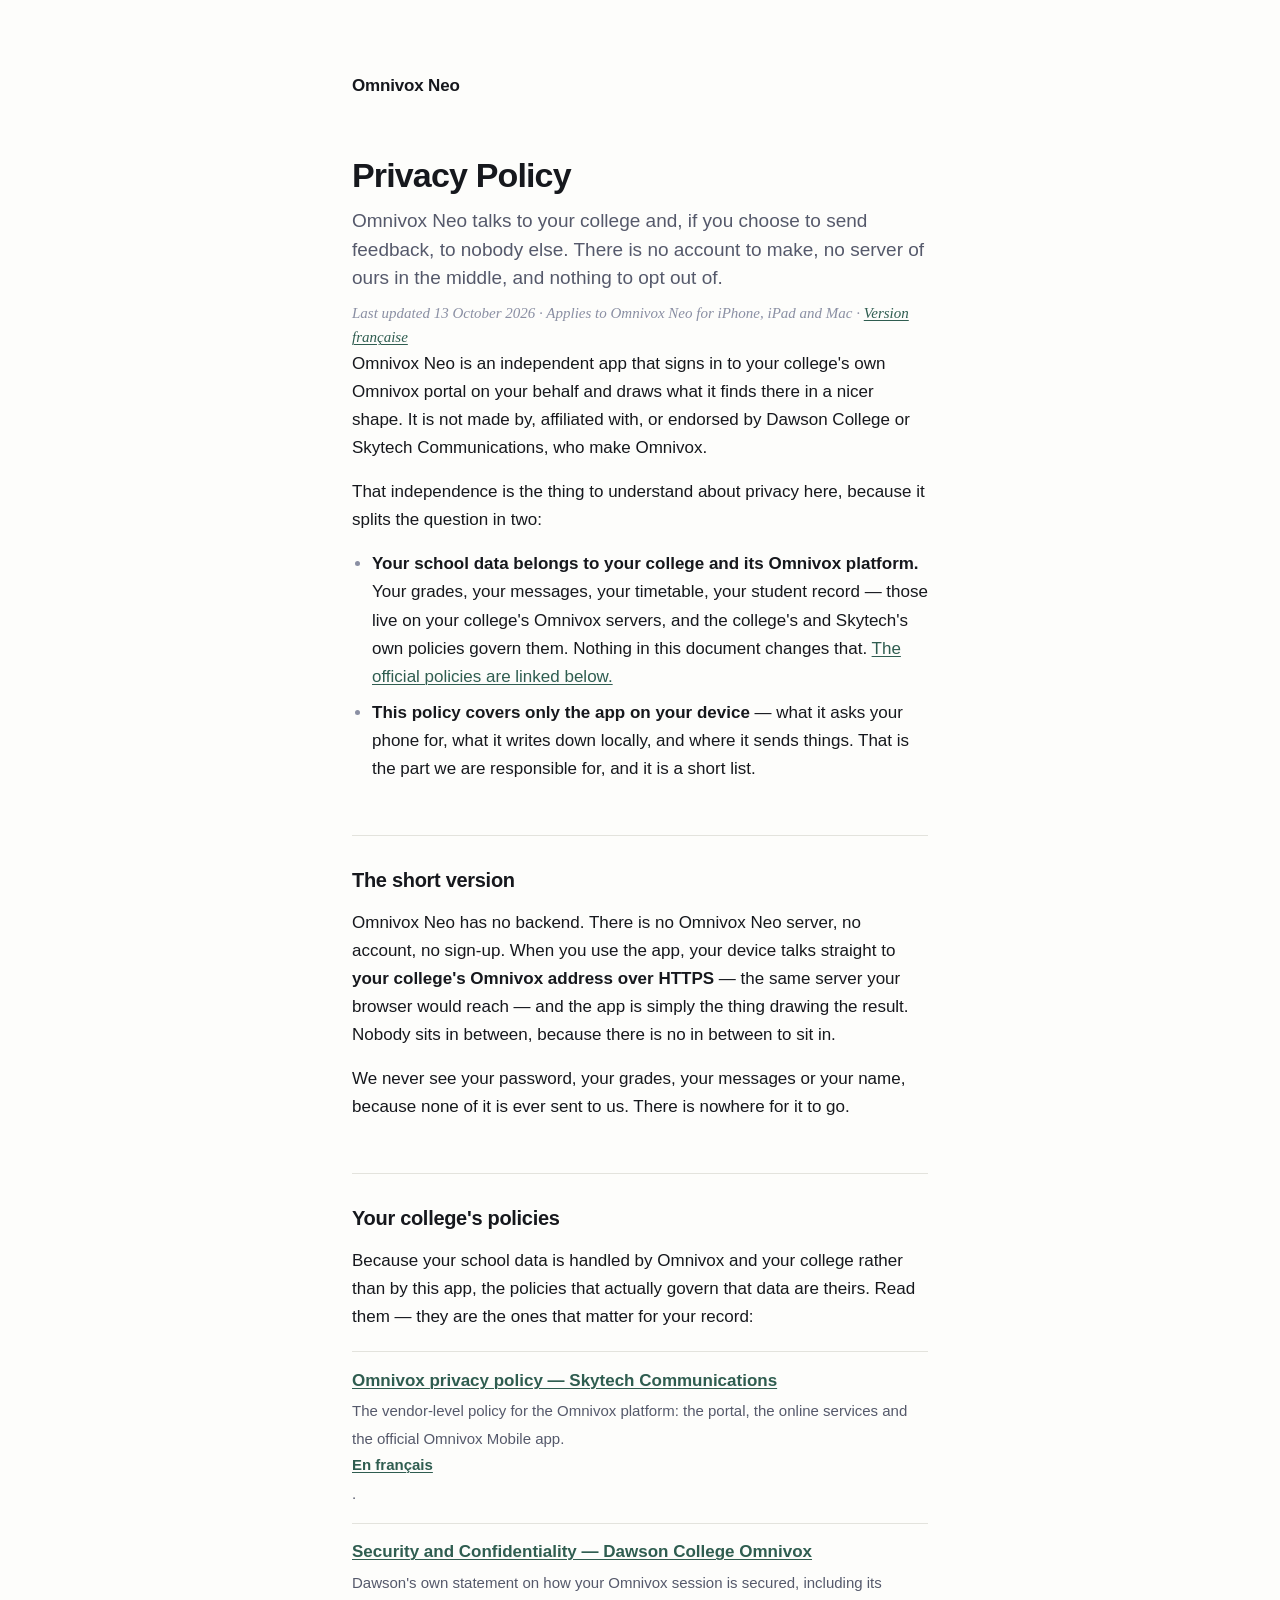
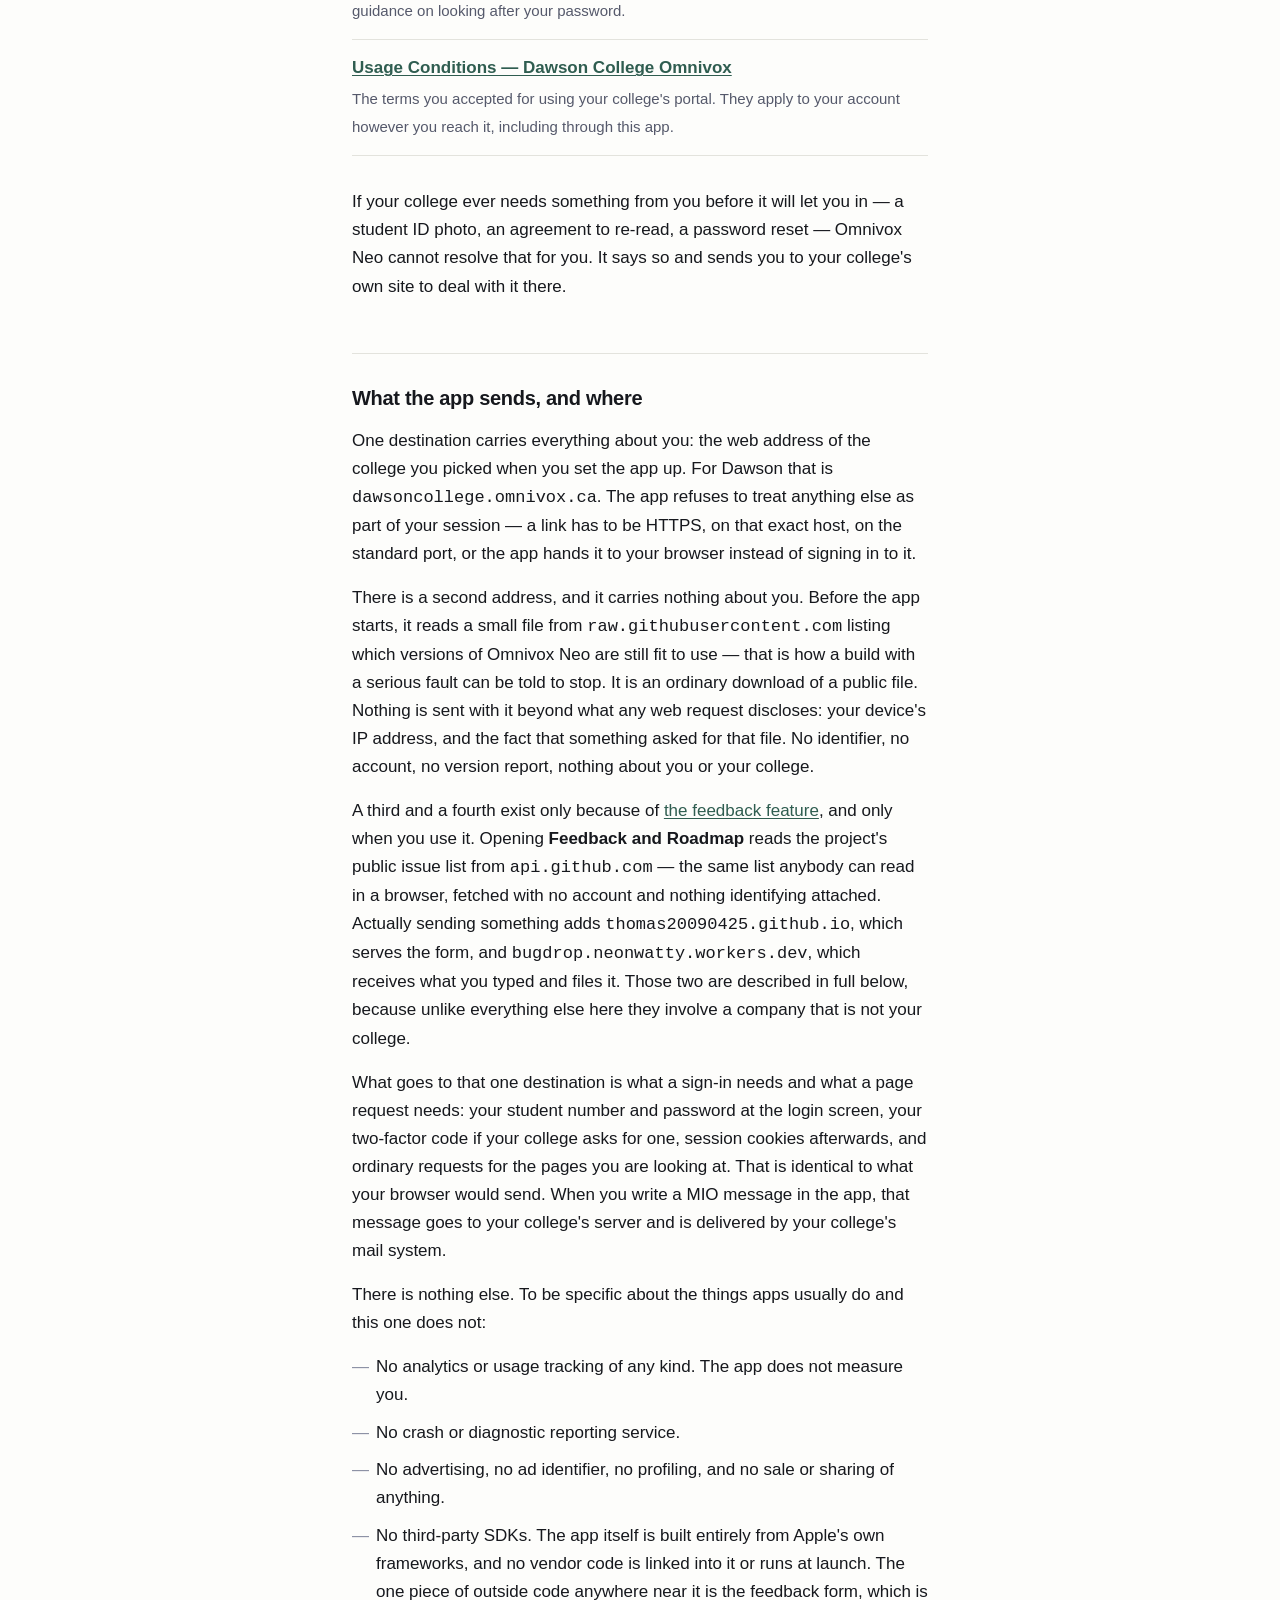
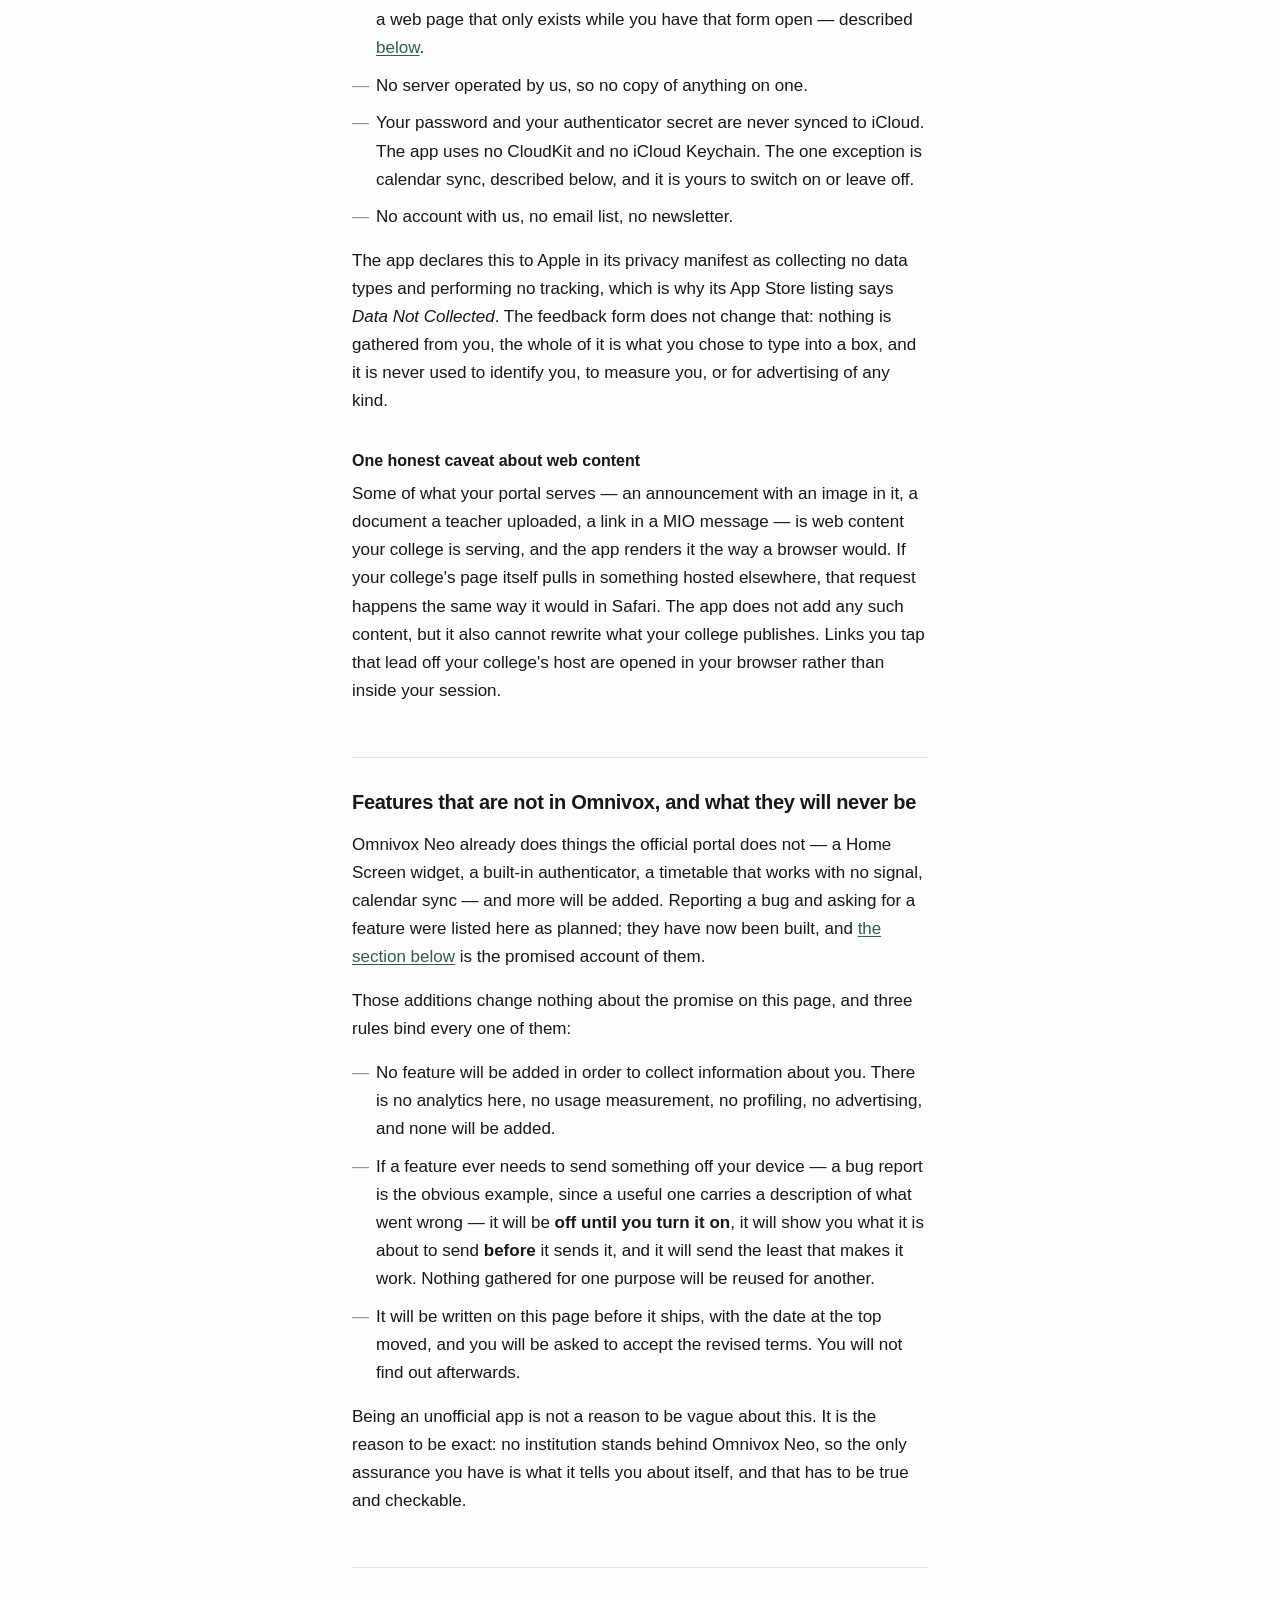
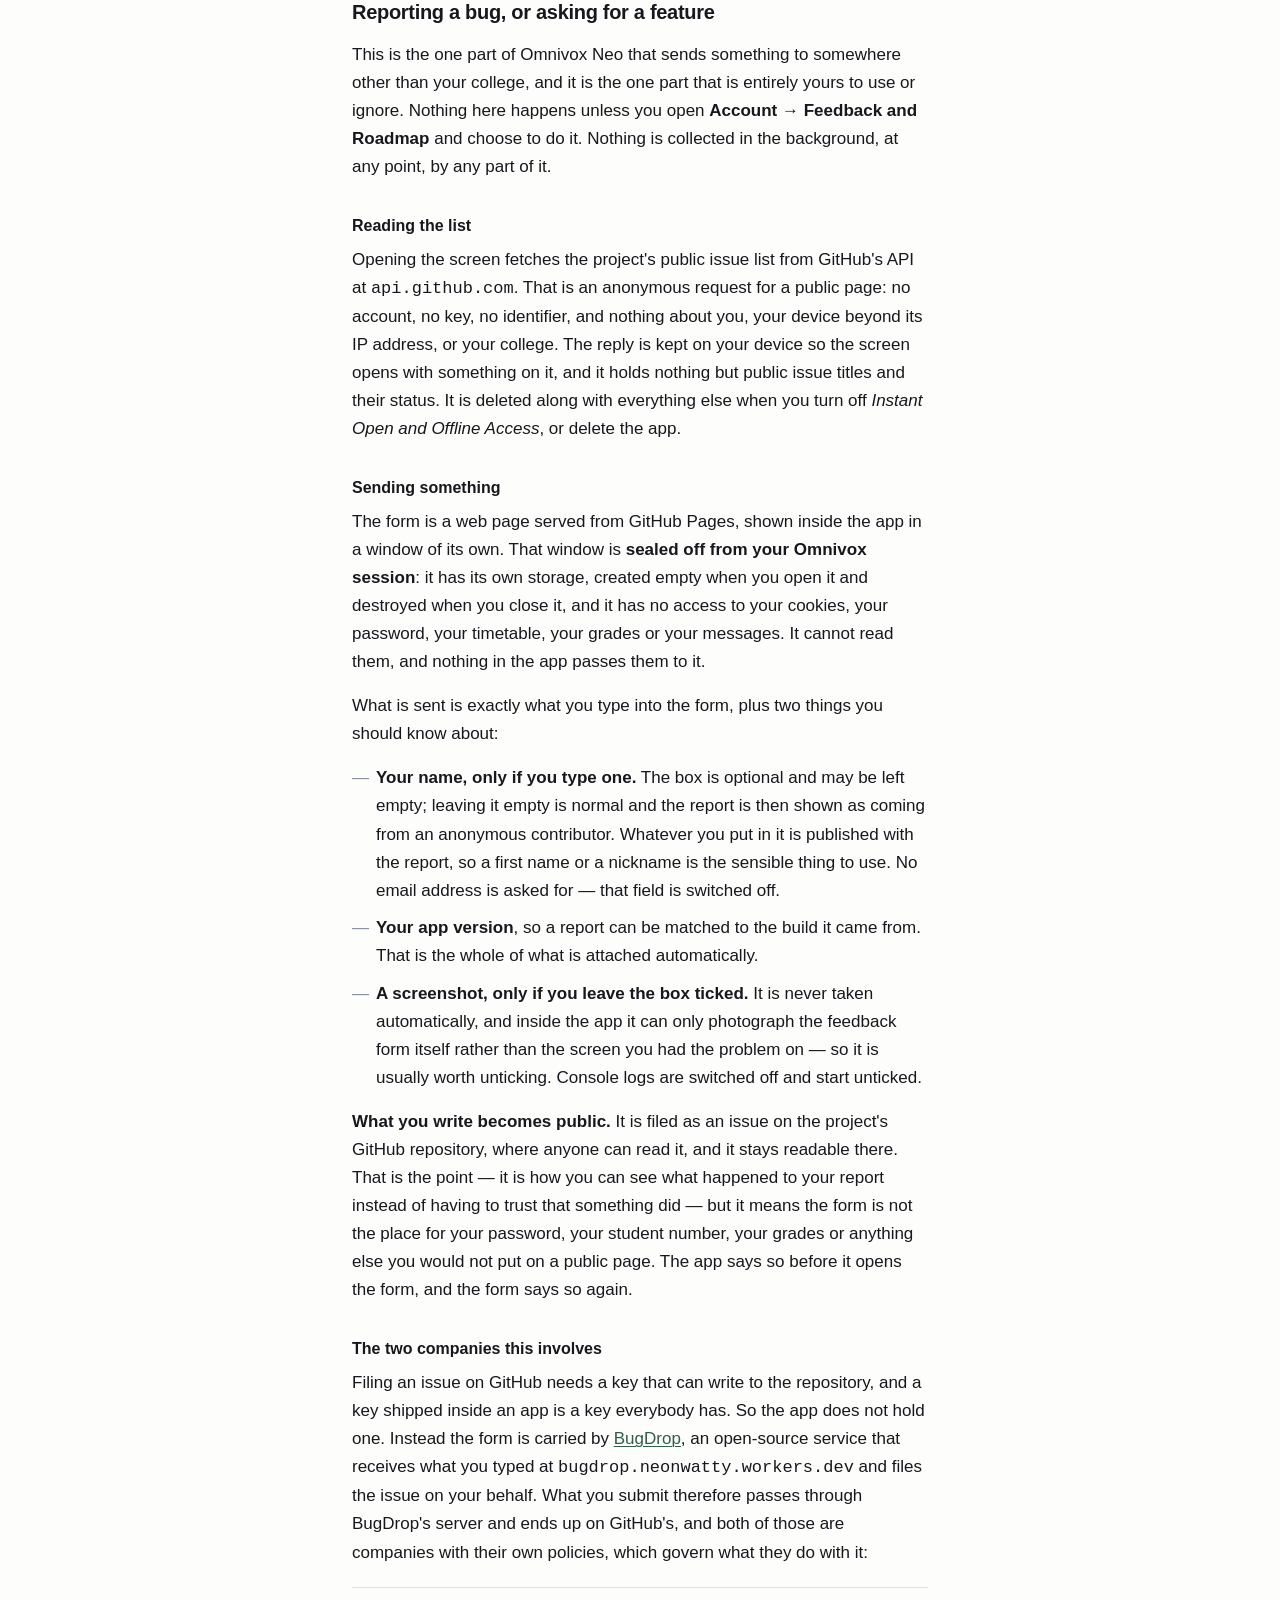
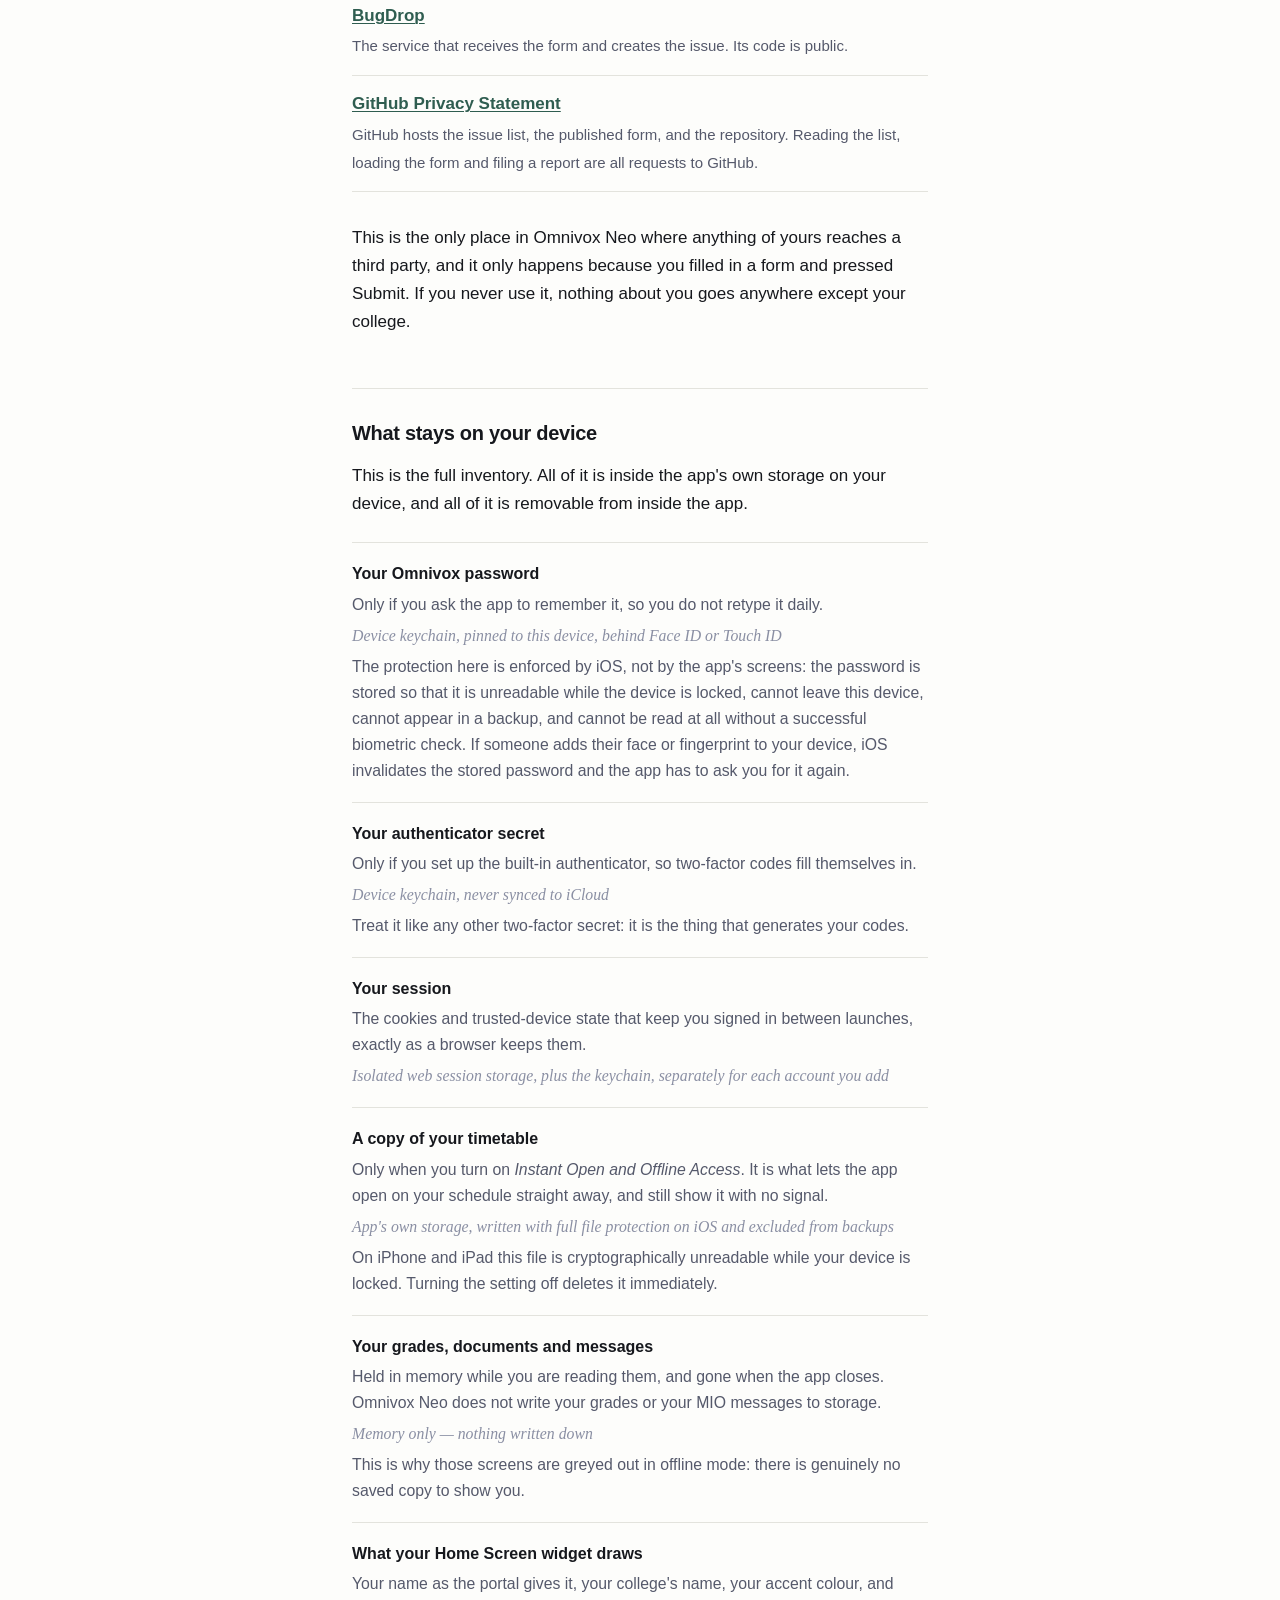
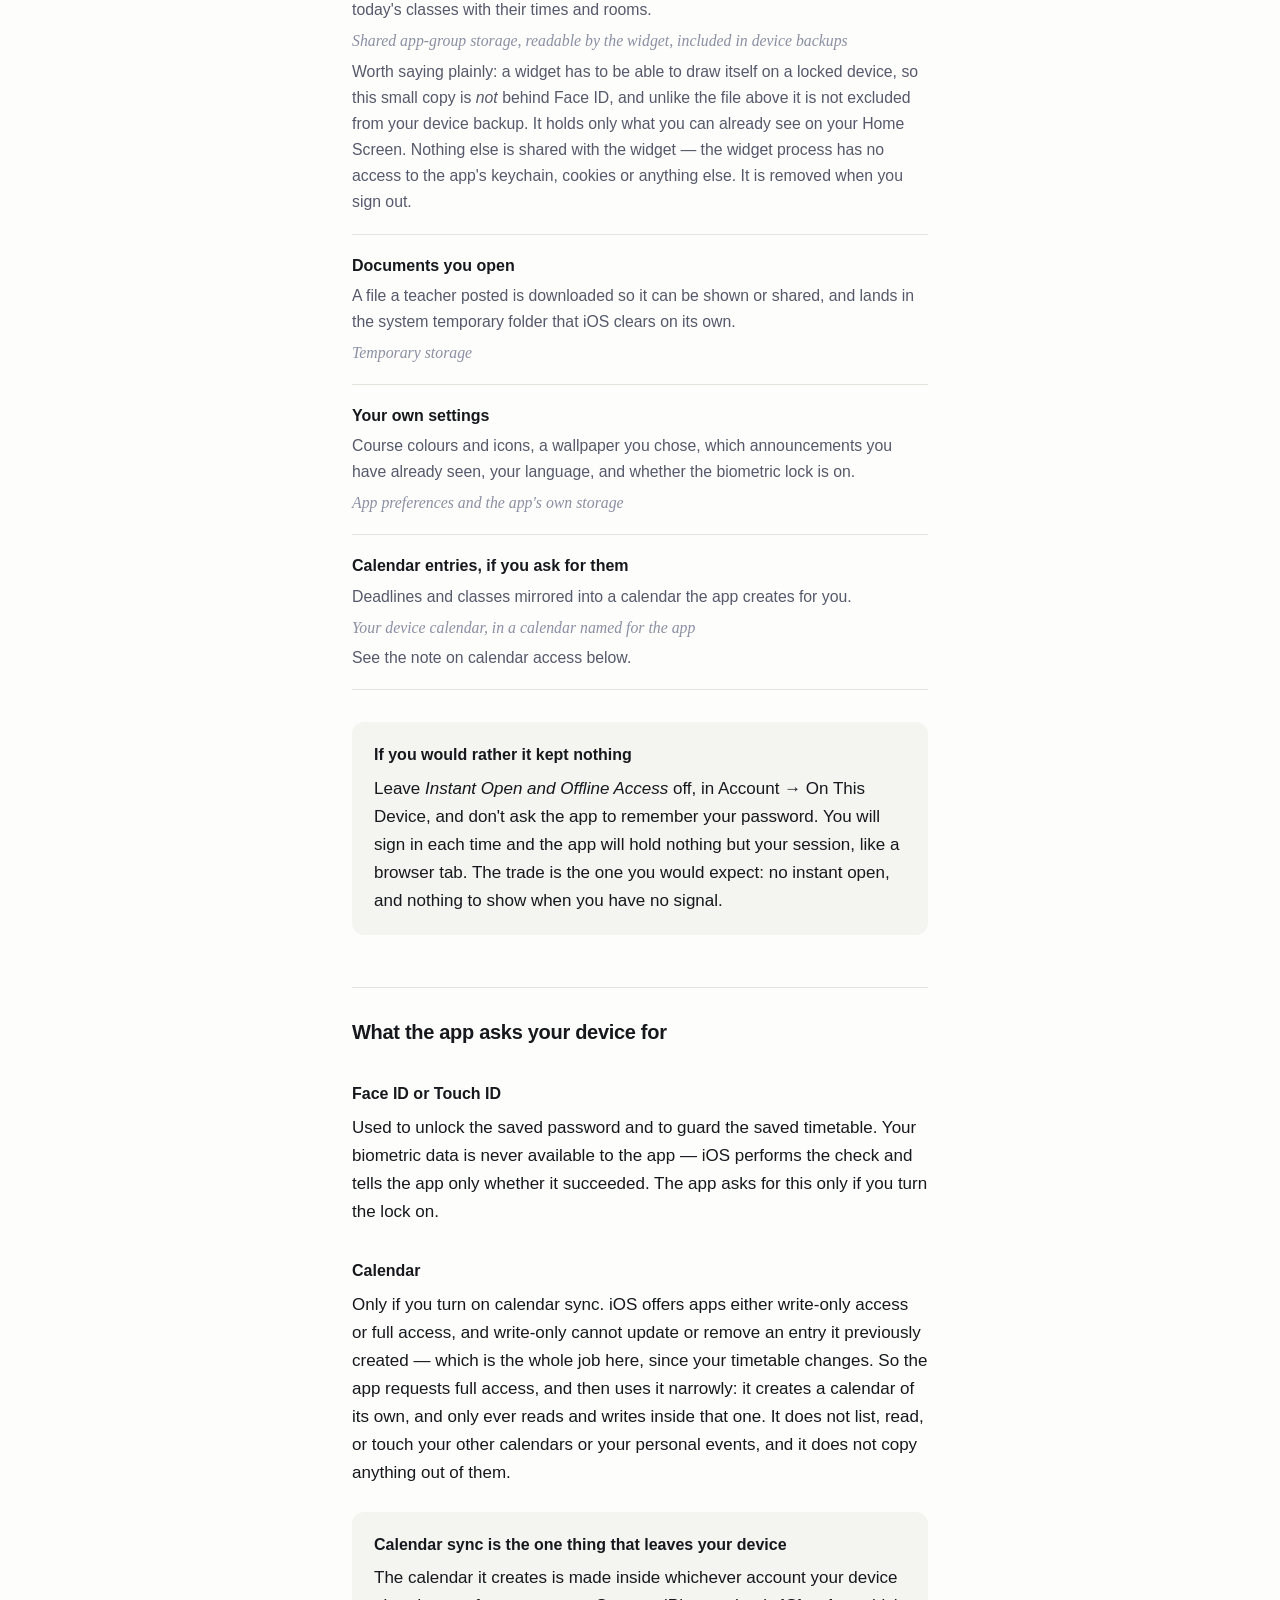
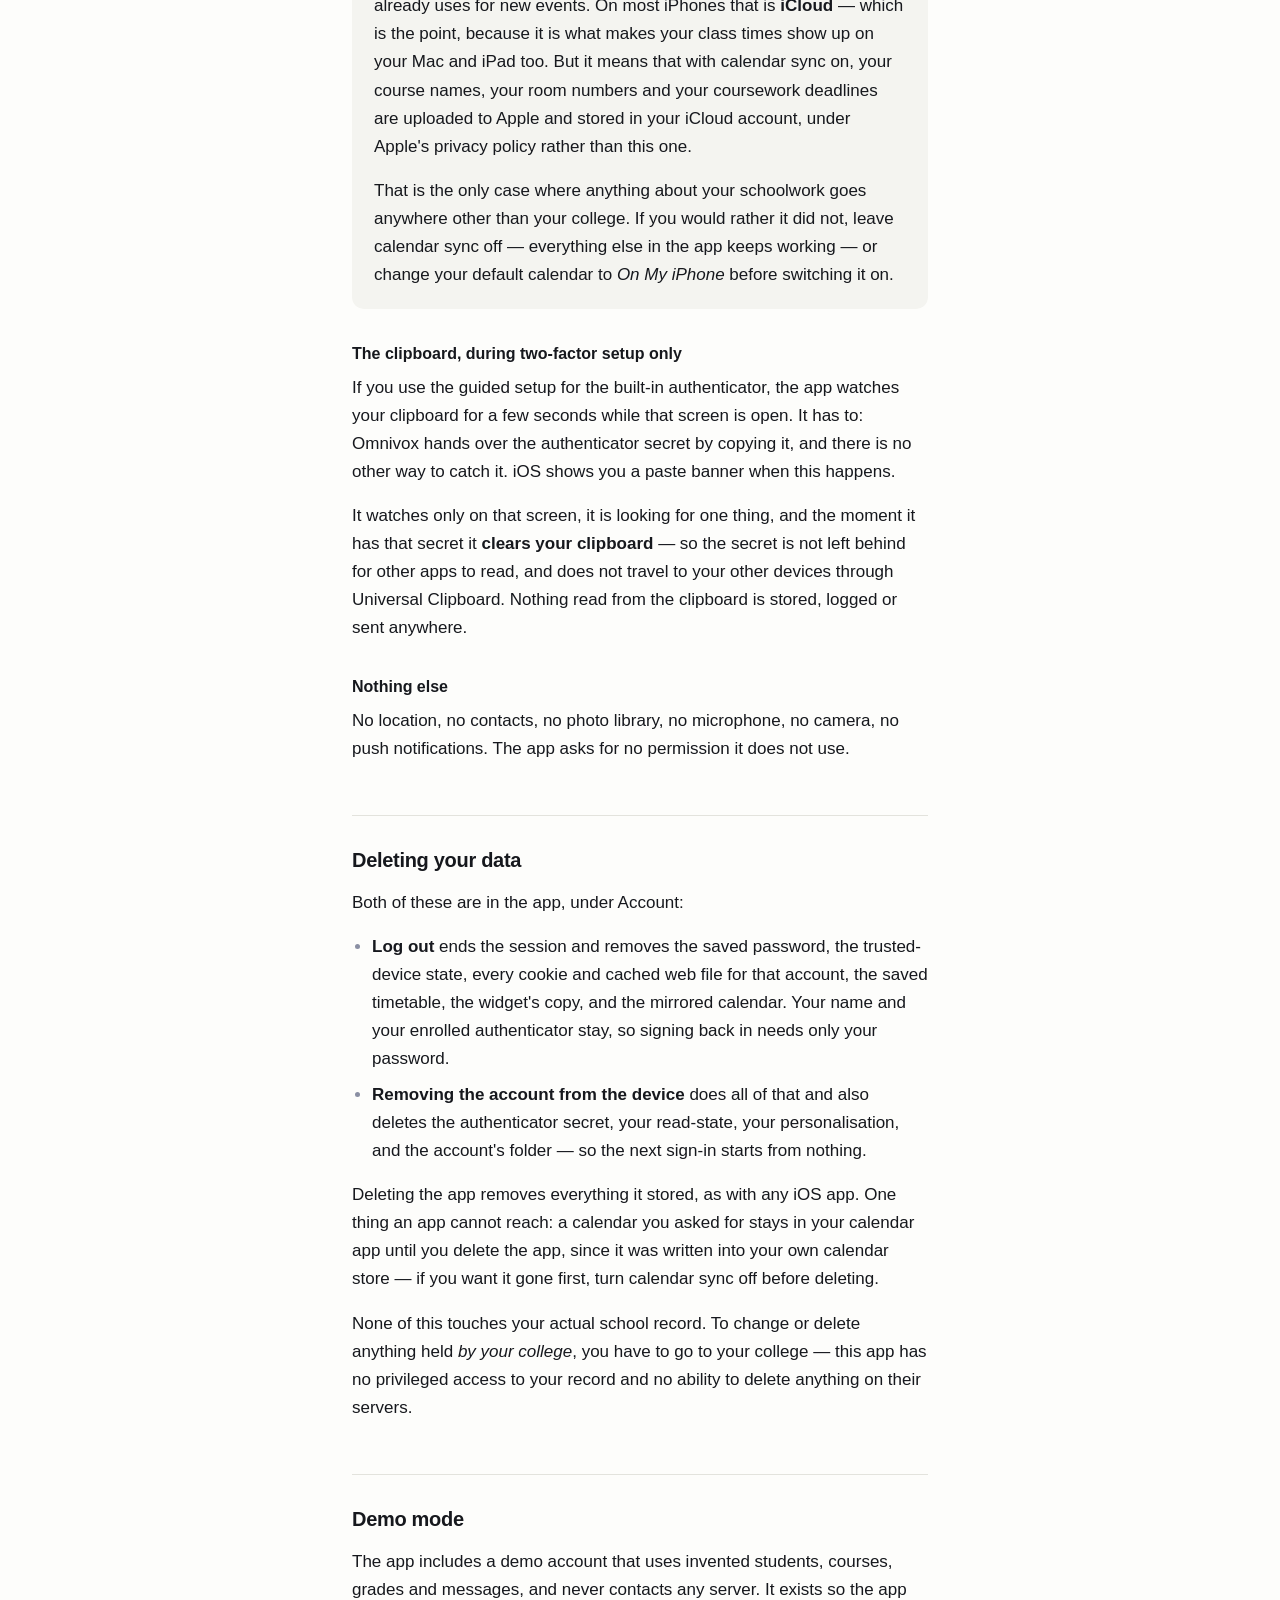
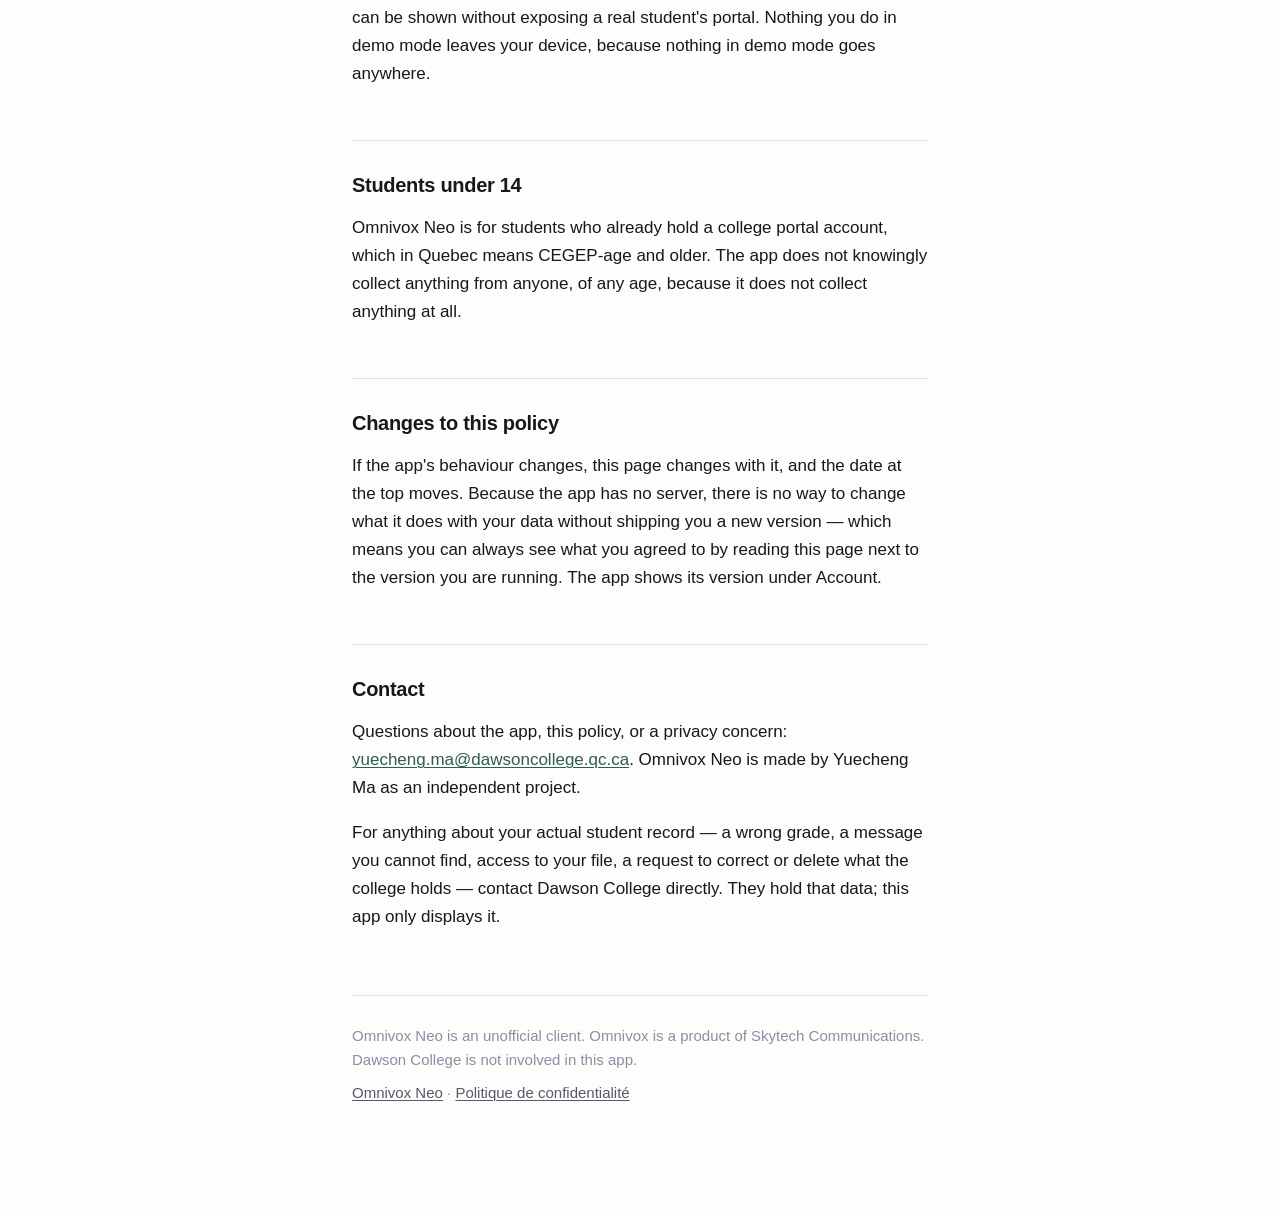
<file: docs/privacy.html>
<!DOCTYPE html>
<html lang="en">
<head>
<meta charset="utf-8">
<meta name="viewport" content="width=device-width, initial-scale=1">
<title>Privacy Policy — Omnivox Neo</title>
<meta name="description" content="Omnivox Neo talks to your college's Omnivox portal and to nothing else. This policy explains what stays on your device, what never leaves it, and how to remove all of it.">
<meta name="robots" content="index, follow">
<link rel="stylesheet" href="style.css">
</head>
<body>

<header>
  <p class="wordmark"><a href="index.html">Omnivox&nbsp;Neo</a></p>
  <h1>Privacy Policy</h1>
  <p class="standfirst">Omnivox Neo talks to your college and, if you choose to send feedback, to nobody else. There is no account to make, no server of ours in the middle, and nothing to opt out of.</p>
  <p class="stamp">Last updated 13 October 2026 · Applies to Omnivox Neo for iPhone, iPad and Mac · <a href="confidentialite.html">Version française</a></p>
</header>

<main>

<p class="lede">Omnivox Neo is an independent app that signs in to your college's own Omnivox portal on your behalf and draws what it finds there in a nicer shape. It is not made by, affiliated with, or endorsed by Dawson College or Skytech Communications, who make Omnivox.</p>

<p>That independence is the thing to understand about privacy here, because it splits the question in two:</p>

<ul>
  <li><strong>Your school data belongs to your college and its Omnivox platform.</strong> Your grades, your messages, your timetable, your student record — those live on your college's Omnivox servers, and the college's and Skytech's own policies govern them. Nothing in this document changes that. <a href="#official">The official policies are linked below.</a></li>
  <li><strong>This policy covers only the app on your device</strong> — what it asks your phone for, what it writes down locally, and where it sends things. That is the part we are responsible for, and it is a short list.</li>
</ul>

<h2 id="short">The short version</h2>

<p>Omnivox Neo has no backend. There is no Omnivox Neo server, no account, no sign-up. When you use the app, your device talks straight to <strong>your college's Omnivox address over HTTPS</strong> — the same server your browser would reach — and the app is simply the thing drawing the result. Nobody sits in between, because there is no in between to sit in.</p>

<p>We never see your password, your grades, your messages or your name, because none of it is ever sent to us. There is nowhere for it to go.</p>

<h2 id="official">Your college's policies</h2>

<p>Because your school data is handled by Omnivox and your college rather than by this app, the policies that actually govern that data are theirs. Read them — they are the ones that matter for your record:</p>

<ul class="outbound">
  <li>
    <a href="https://skytech.com/en/confid-omnivox" rel="noopener">Omnivox privacy policy — Skytech Communications</a>
    <span>The vendor-level policy for the Omnivox platform: the portal, the online services and the official Omnivox Mobile app. <a href="https://skytech.com/confid-omnivox" rel="noopener">En français</a>.</span>
  </li>
  <li>
    <a href="https://dawsoncollege.omnivox.ca/intr/Module/Information/Confidentialite.aspx" rel="noopener">Security and Confidentiality — Dawson College Omnivox</a>
    <span>Dawson's own statement on how your Omnivox session is secured, including its guidance on looking after your password.</span>
  </li>
  <li>
    <a href="https://dawsoncollege.omnivox.ca/intr/Module/Information/Conditions.aspx" rel="noopener">Usage Conditions — Dawson College Omnivox</a>
    <span>The terms you accepted for using your college's portal. They apply to your account however you reach it, including through this app.</span>
  </li>
</ul>

<p>If your college ever needs something from you before it will let you in — a student ID photo, an agreement to re-read, a password reset — Omnivox Neo cannot resolve that for you. It says so and sends you to your college's own site to deal with it there.</p>

<h2 id="sends">What the app sends, and where</h2>

<p>One destination carries everything about you: the web address of the college you picked when you set the app up. For Dawson that is <code>dawsoncollege.omnivox.ca</code>. The app refuses to treat anything else as part of your session — a link has to be HTTPS, on that exact host, on the standard port, or the app hands it to your browser instead of signing in to it.</p>

<p>There is a second address, and it carries nothing about you. Before the app starts, it reads a small file from <code>raw.githubusercontent.com</code> listing which versions of Omnivox Neo are still fit to use — that is how a build with a serious fault can be told to stop. It is an ordinary download of a public file. Nothing is sent with it beyond what any web request discloses: your device's IP address, and the fact that something asked for that file. No identifier, no account, no version report, nothing about you or your college.</p>

<p>A third and a fourth exist only because of <a href="#feedback">the feedback feature</a>, and only when you use it. Opening <strong>Feedback and Roadmap</strong> reads the project's public issue list from <code>api.github.com</code> — the same list anybody can read in a browser, fetched with no account and nothing identifying attached. Actually sending something adds <code>thomas20090425.github.io</code>, which serves the form, and <code>bugdrop.neonwatty.workers.dev</code>, which receives what you typed and files it. Those two are described in full below, because unlike everything else here they involve a company that is not your college.</p>

<p>What goes to that one destination is what a sign-in needs and what a page request needs: your student number and password at the login screen, your two-factor code if your college asks for one, session cookies afterwards, and ordinary requests for the pages you are looking at. That is identical to what your browser would send. When you write a MIO message in the app, that message goes to your college's server and is delivered by your college's mail system.</p>

<p>There is nothing else. To be specific about the things apps usually do and this one does not:</p>

<ul class="nevers">
  <li>No analytics or usage tracking of any kind. The app does not measure you.</li>
  <li>No crash or diagnostic reporting service.</li>
  <li>No advertising, no ad identifier, no profiling, and no sale or sharing of anything.</li>
  <li>No third-party SDKs. The app itself is built entirely from Apple's own frameworks, and no vendor code is linked into it or runs at launch. The one piece of outside code anywhere near it is the feedback form, which is a web page that only exists while you have that form open — described <a href="#feedback">below</a>.</li>
  <li>No server operated by us, so no copy of anything on one.</li>
  <li>Your password and your authenticator secret are never synced to iCloud. The app uses no CloudKit and no iCloud Keychain. The one exception is calendar sync, described below, and it is yours to switch on or leave off.</li>
  <li>No account with us, no email list, no newsletter.</li>
</ul>

<p>The app declares this to Apple in its privacy manifest as collecting no data types and performing no tracking, which is why its App Store listing says <em>Data Not Collected</em>. The feedback form does not change that: nothing is gathered from you, the whole of it is what you chose to type into a box, and it is never used to identify you, to measure you, or for advertising of any kind.</p>

<h3>One honest caveat about web content</h3>

<p>Some of what your portal serves — an announcement with an image in it, a document a teacher uploaded, a link in a MIO message — is web content your college is serving, and the app renders it the way a browser would. If your college's page itself pulls in something hosted elsewhere, that request happens the same way it would in Safari. The app does not add any such content, but it also cannot rewrite what your college publishes. Links you tap that lead off your college's host are opened in your browser rather than inside your session.</p>

<h2 id="future">Features that are not in Omnivox, and what they will never be</h2>

<p>Omnivox Neo already does things the official portal does not — a Home Screen widget, a built-in authenticator, a timetable that works with no signal, calendar sync — and more will be added. Reporting a bug and asking for a feature were listed here as planned; they have now been built, and <a href="#feedback">the section below</a> is the promised account of them.</p>

<p>Those additions change nothing about the promise on this page, and three rules bind every one of them:</p>

<ul class="nevers">
  <li>No feature will be added in order to collect information about you. There is no analytics here, no usage measurement, no profiling, no advertising, and none will be added.</li>
  <li>If a feature ever needs to send something off your device — a bug report is the obvious example, since a useful one carries a description of what went wrong — it will be <strong>off until you turn it on</strong>, it will show you what it is about to send <strong>before</strong> it sends it, and it will send the least that makes it work. Nothing gathered for one purpose will be reused for another.</li>
  <li>It will be written on this page before it ships, with the date at the top moved, and you will be asked to accept the revised terms. You will not find out afterwards.</li>
</ul>

<p>Being an unofficial app is not a reason to be vague about this. It is the reason to be exact: no institution stands behind Omnivox Neo, so the only assurance you have is what it tells you about itself, and that has to be true and checkable.</p>

<h2 id="feedback">Reporting a bug, or asking for a feature</h2>

<p>This is the one part of Omnivox Neo that sends something to somewhere other than your college, and it is the one part that is entirely yours to use or ignore. Nothing here happens unless you open <strong>Account → Feedback and Roadmap</strong> and choose to do it. Nothing is collected in the background, at any point, by any part of it.</p>

<h3>Reading the list</h3>

<p>Opening the screen fetches the project's public issue list from GitHub's API at <code>api.github.com</code>. That is an anonymous request for a public page: no account, no key, no identifier, and nothing about you, your device beyond its IP address, or your college. The reply is kept on your device so the screen opens with something on it, and it holds nothing but public issue titles and their status. It is deleted along with everything else when you turn off <em>Instant Open and Offline Access</em>, or delete the app.</p>

<h3>Sending something</h3>

<p>The form is a web page served from GitHub Pages, shown inside the app in a window of its own. That window is <strong>sealed off from your Omnivox session</strong>: it has its own storage, created empty when you open it and destroyed when you close it, and it has no access to your cookies, your password, your timetable, your grades or your messages. It cannot read them, and nothing in the app passes them to it.</p>

<p>What is sent is exactly what you type into the form, plus two things you should know about:</p>

<ul class="nevers">
  <li><strong>Your name, only if you type one.</strong> The box is optional and may be left empty; leaving it empty is normal and the report is then shown as coming from an anonymous contributor. Whatever you put in it is published with the report, so a first name or a nickname is the sensible thing to use. No email address is asked for — that field is switched off.</li>
  <li><strong>Your app version</strong>, so a report can be matched to the build it came from. That is the whole of what is attached automatically.</li>
  <li><strong>A screenshot, only if you leave the box ticked.</strong> It is never taken automatically, and inside the app it can only photograph the feedback form itself rather than the screen you had the problem on — so it is usually worth unticking. Console logs are switched off and start unticked.</li>
</ul>

<p><strong>What you write becomes public.</strong> It is filed as an issue on the project's GitHub repository, where anyone can read it, and it stays readable there. That is the point — it is how you can see what happened to your report instead of having to trust that something did — but it means the form is not the place for your password, your student number, your grades or anything else you would not put on a public page. The app says so before it opens the form, and the form says so again.</p>

<h3>The two companies this involves</h3>

<p>Filing an issue on GitHub needs a key that can write to the repository, and a key shipped inside an app is a key everybody has. So the app does not hold one. Instead the form is carried by <a href="https://bugdrop.dev" rel="noopener">BugDrop</a>, an open-source service that receives what you typed at <code>bugdrop.neonwatty.workers.dev</code> and files the issue on your behalf. What you submit therefore passes through BugDrop's server and ends up on GitHub's, and both of those are companies with their own policies, which govern what they do with it:</p>

<ul class="outbound">
  <li>
    <a href="https://bugdrop.dev" rel="noopener">BugDrop</a>
    <span>The service that receives the form and creates the issue. Its code is public.</span>
  </li>
  <li>
    <a href="https://docs.github.com/en/site-policy/privacy-policies/github-general-privacy-statement" rel="noopener">GitHub Privacy Statement</a>
    <span>GitHub hosts the issue list, the published form, and the repository. Reading the list, loading the form and filing a report are all requests to GitHub.</span>
  </li>
</ul>

<p>This is the only place in Omnivox Neo where anything of yours reaches a third party, and it only happens because you filled in a form and pressed Submit. If you never use it, nothing about you goes anywhere except your college.</p>

<h2 id="device">What stays on your device</h2>

<p>This is the full inventory. All of it is inside the app's own storage on your device, and all of it is removable from inside the app.</p>

<dl class="inventory">

  <div class="row">
    <dt>Your Omnivox password</dt>
    <dd>Only if you ask the app to remember it, so you do not retype it daily.</dd>
    <dd class="where">Device keychain, pinned to this device, behind Face ID or Touch ID</dd>
    <dd>The protection here is enforced by iOS, not by the app's screens: the password is stored so that it is unreadable while the device is locked, cannot leave this device, cannot appear in a backup, and cannot be read at all without a successful biometric check. If someone adds their face or fingerprint to your device, iOS invalidates the stored password and the app has to ask you for it again.</dd>
  </div>

  <div class="row">
    <dt>Your authenticator secret</dt>
    <dd>Only if you set up the built-in authenticator, so two-factor codes fill themselves in.</dd>
    <dd class="where">Device keychain, never synced to iCloud</dd>
    <dd>Treat it like any other two-factor secret: it is the thing that generates your codes.</dd>
  </div>

  <div class="row">
    <dt>Your session</dt>
    <dd>The cookies and trusted-device state that keep you signed in between launches, exactly as a browser keeps them.</dd>
    <dd class="where">Isolated web session storage, plus the keychain, separately for each account you add</dd>
  </div>

  <div class="row">
    <dt>A copy of your timetable</dt>
    <dd>Only when you turn on <em>Instant Open and Offline Access</em>. It is what lets the app open on your schedule straight away, and still show it with no signal.</dd>
    <dd class="where">App's own storage, written with full file protection on iOS and excluded from backups</dd>
    <dd>On iPhone and iPad this file is cryptographically unreadable while your device is locked. Turning the setting off deletes it immediately.</dd>
  </div>

  <div class="row">
    <dt>Your grades, documents and messages</dt>
    <dd>Held in memory while you are reading them, and gone when the app closes. Omnivox Neo does not write your grades or your MIO messages to storage.</dd>
    <dd class="where">Memory only — nothing written down</dd>
    <dd>This is why those screens are greyed out in offline mode: there is genuinely no saved copy to show you.</dd>
  </div>

  <div class="row">
    <dt>What your Home Screen widget draws</dt>
    <dd>Your name as the portal gives it, your college's name, your accent colour, and today's classes with their times and rooms.</dd>
    <dd class="where">Shared app-group storage, readable by the widget, included in device backups</dd>
    <dd>Worth saying plainly: a widget has to be able to draw itself on a locked device, so this small copy is <em>not</em> behind Face ID, and unlike the file above it is not excluded from your device backup. It holds only what you can already see on your Home Screen. Nothing else is shared with the widget — the widget process has no access to the app's keychain, cookies or anything else. It is removed when you sign out.</dd>
  </div>

  <div class="row">
    <dt>Documents you open</dt>
    <dd>A file a teacher posted is downloaded so it can be shown or shared, and lands in the system temporary folder that iOS clears on its own.</dd>
    <dd class="where">Temporary storage</dd>
  </div>

  <div class="row">
    <dt>Your own settings</dt>
    <dd>Course colours and icons, a wallpaper you chose, which announcements you have already seen, your language, and whether the biometric lock is on.</dd>
    <dd class="where">App preferences and the app's own storage</dd>
  </div>

  <div class="row">
    <dt>Calendar entries, if you ask for them</dt>
    <dd>Deadlines and classes mirrored into a calendar the app creates for you.</dd>
    <dd class="where">Your device calendar, in a calendar named for the app</dd>
    <dd>See the note on calendar access below.</dd>
  </div>

</dl>

<div class="aside">
  <h3>If you would rather it kept nothing</h3>
  <p>Leave <em>Instant Open and Offline Access</em> off, in Account → On This Device, and don't ask the app to remember your password. You will sign in each time and the app will hold nothing but your session, like a browser tab. The trade is the one you would expect: no instant open, and nothing to show when you have no signal.</p>
</div>

<h2 id="permissions">What the app asks your device for</h2>

<h3>Face ID or Touch ID</h3>
<p>Used to unlock the saved password and to guard the saved timetable. Your biometric data is never available to the app — iOS performs the check and tells the app only whether it succeeded. The app asks for this only if you turn the lock on.</p>

<h3>Calendar</h3>
<p>Only if you turn on calendar sync. iOS offers apps either write-only access or full access, and write-only cannot update or remove an entry it previously created — which is the whole job here, since your timetable changes. So the app requests full access, and then uses it narrowly: it creates a calendar of its own, and only ever reads and writes inside that one. It does not list, read, or touch your other calendars or your personal events, and it does not copy anything out of them.</p>

<div class="aside">
  <h3>Calendar sync is the one thing that leaves your device</h3>
  <p>The calendar it creates is made inside whichever account your device already uses for new events. On most iPhones that is <strong>iCloud</strong> — which is the point, because it is what makes your class times show up on your Mac and iPad too. But it means that with calendar sync on, your course names, your room numbers and your coursework deadlines are uploaded to Apple and stored in your iCloud account, under Apple's privacy policy rather than this one.</p>
  <p>That is the only case where anything about your schoolwork goes anywhere other than your college. If you would rather it did not, leave calendar sync off — everything else in the app keeps working — or change your default calendar to <em>On My iPhone</em> before switching it on.</p>
</div>

<h3>The clipboard, during two-factor setup only</h3>
<p>If you use the guided setup for the built-in authenticator, the app watches your clipboard for a few seconds while that screen is open. It has to: Omnivox hands over the authenticator secret by copying it, and there is no other way to catch it. iOS shows you a paste banner when this happens.</p>
<p>It watches only on that screen, it is looking for one thing, and the moment it has that secret it <strong>clears your clipboard</strong> — so the secret is not left behind for other apps to read, and does not travel to your other devices through Universal Clipboard. Nothing read from the clipboard is stored, logged or sent anywhere.</p>

<h3>Nothing else</h3>
<p>No location, no contacts, no photo library, no microphone, no camera, no push notifications. The app asks for no permission it does not use.</p>

<h2 id="delete">Deleting your data</h2>

<p>Both of these are in the app, under Account:</p>

<ul>
  <li><strong>Log out</strong> ends the session and removes the saved password, the trusted-device state, every cookie and cached web file for that account, the saved timetable, the widget's copy, and the mirrored calendar. Your name and your enrolled authenticator stay, so signing back in needs only your password.</li>
  <li><strong>Removing the account from the device</strong> does all of that and also deletes the authenticator secret, your read-state, your personalisation, and the account's folder — so the next sign-in starts from nothing.</li>
</ul>

<p>Deleting the app removes everything it stored, as with any iOS app. One thing an app cannot reach: a calendar you asked for stays in your calendar app until you delete the app, since it was written into your own calendar store — if you want it gone first, turn calendar sync off before deleting.</p>

<p>None of this touches your actual school record. To change or delete anything held <em>by your college</em>, you have to go to your college — this app has no privileged access to your record and no ability to delete anything on their servers.</p>

<h2 id="demo">Demo mode</h2>

<p>The app includes a demo account that uses invented students, courses, grades and messages, and never contacts any server. It exists so the app can be shown without exposing a real student's portal. Nothing you do in demo mode leaves your device, because nothing in demo mode goes anywhere.</p>

<h2 id="children">Students under 14</h2>

<p>Omnivox Neo is for students who already hold a college portal account, which in Quebec means CEGEP-age and older. The app does not knowingly collect anything from anyone, of any age, because it does not collect anything at all.</p>

<h2 id="changes">Changes to this policy</h2>

<p>If the app's behaviour changes, this page changes with it, and the date at the top moves. Because the app has no server, there is no way to change what it does with your data without shipping you a new version — which means you can always see what you agreed to by reading this page next to the version you are running. The app shows its version under Account.</p>

<h2 id="contact">Contact</h2>

<p>Questions about the app, this policy, or a privacy concern: <a href="mailto:yuecheng.ma@dawsoncollege.qc.ca">yuecheng.ma@dawsoncollege.qc.ca</a>. Omnivox Neo is made by Yuecheng Ma as an independent project.</p>

<p>For anything about your actual student record — a wrong grade, a message you cannot find, access to your file, a request to correct or delete what the college holds — contact Dawson College directly. They hold that data; this app only displays it.</p>

</main>

<footer>
  <p>Omnivox Neo is an unofficial client. Omnivox is a product of Skytech Communications. Dawson College is not involved in this app.</p>
  <p><a href="index.html">Omnivox Neo</a> · <a href="confidentialite.html">Politique de confidentialité</a></p>
</footer>

</body>
</html>
</file>
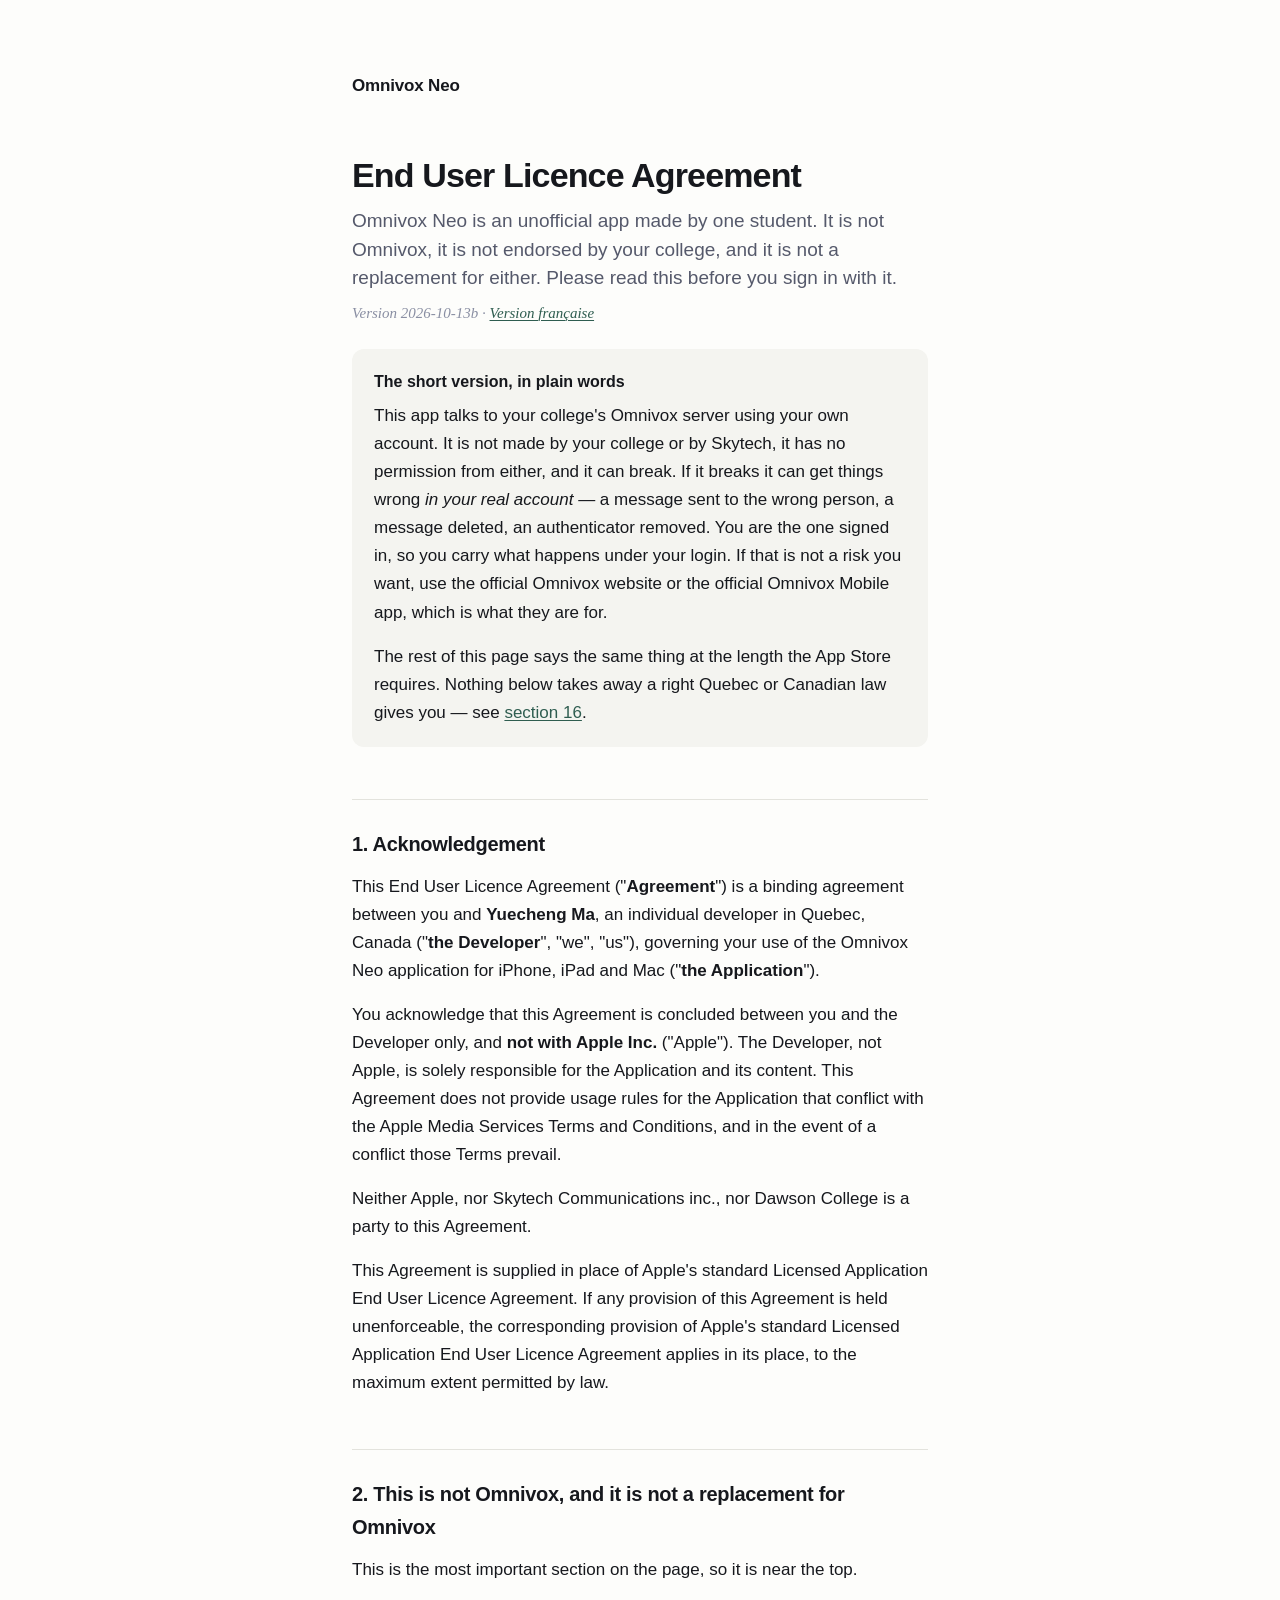
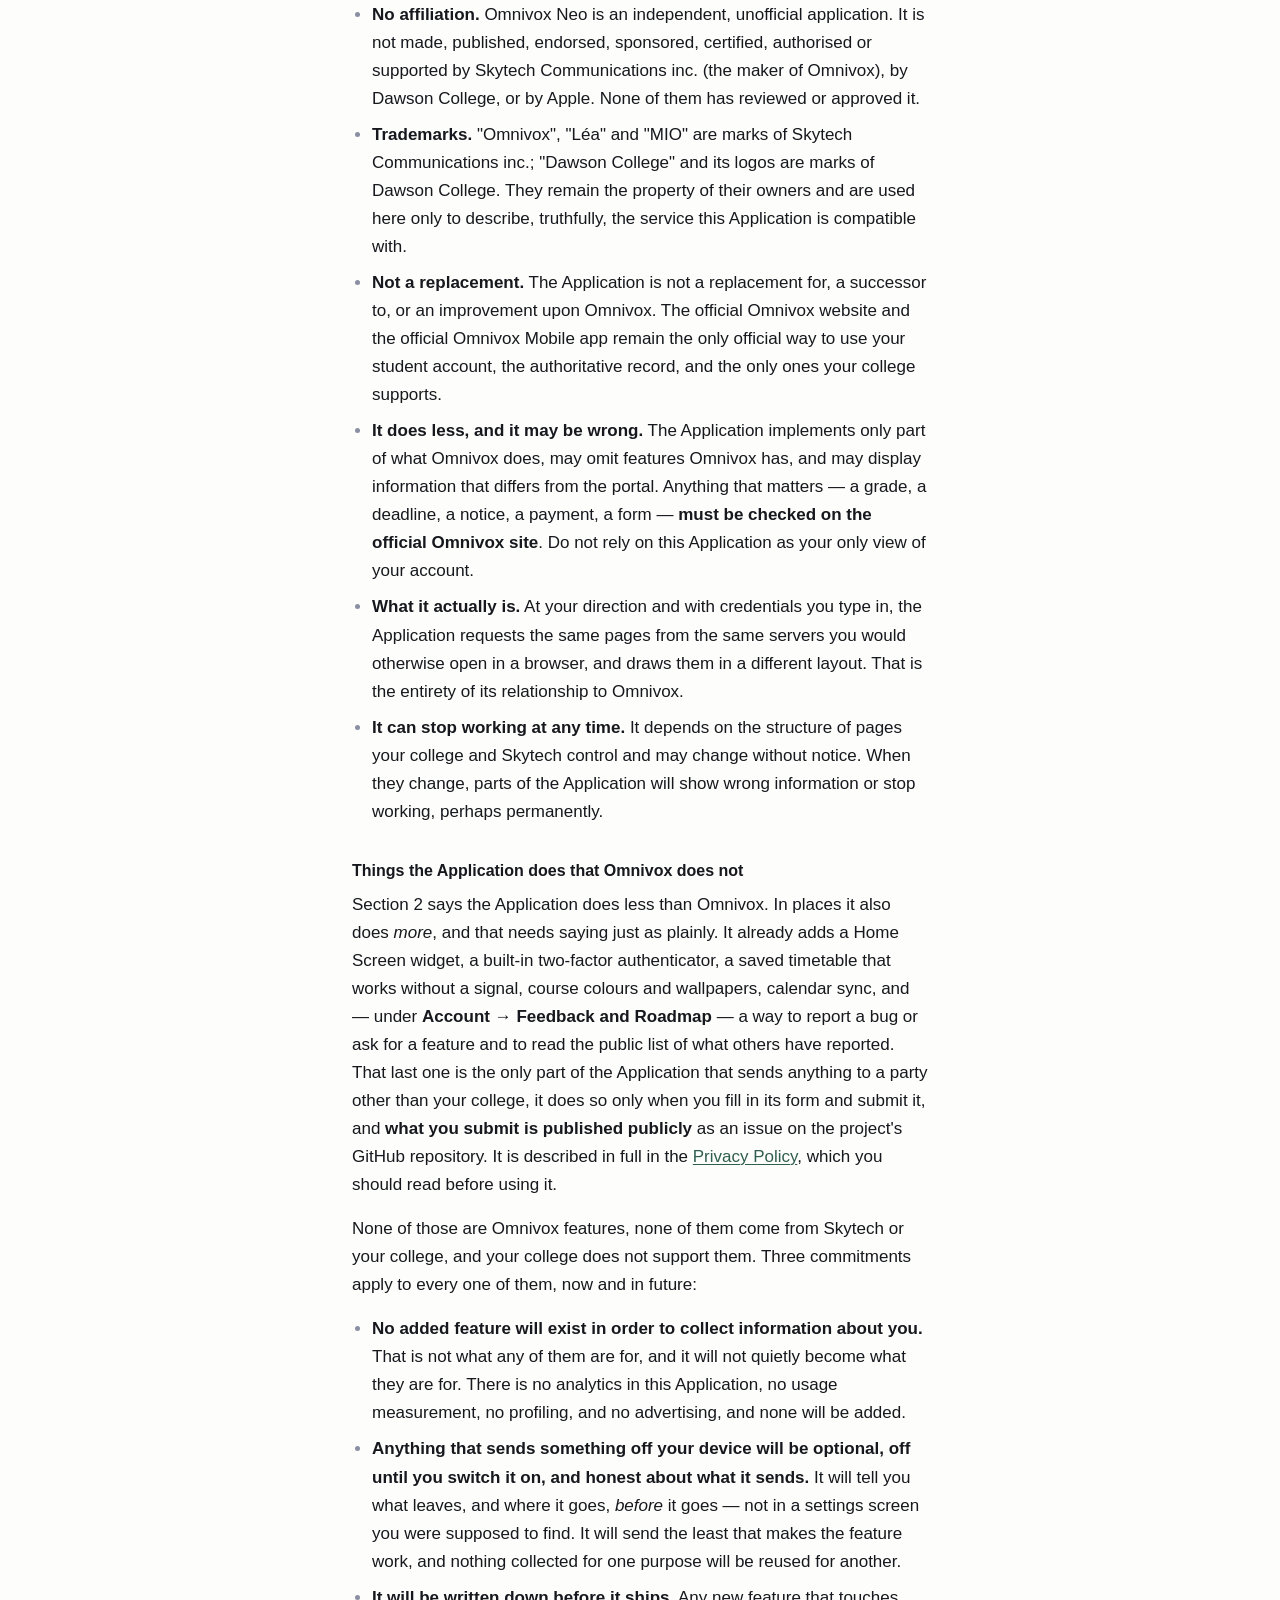
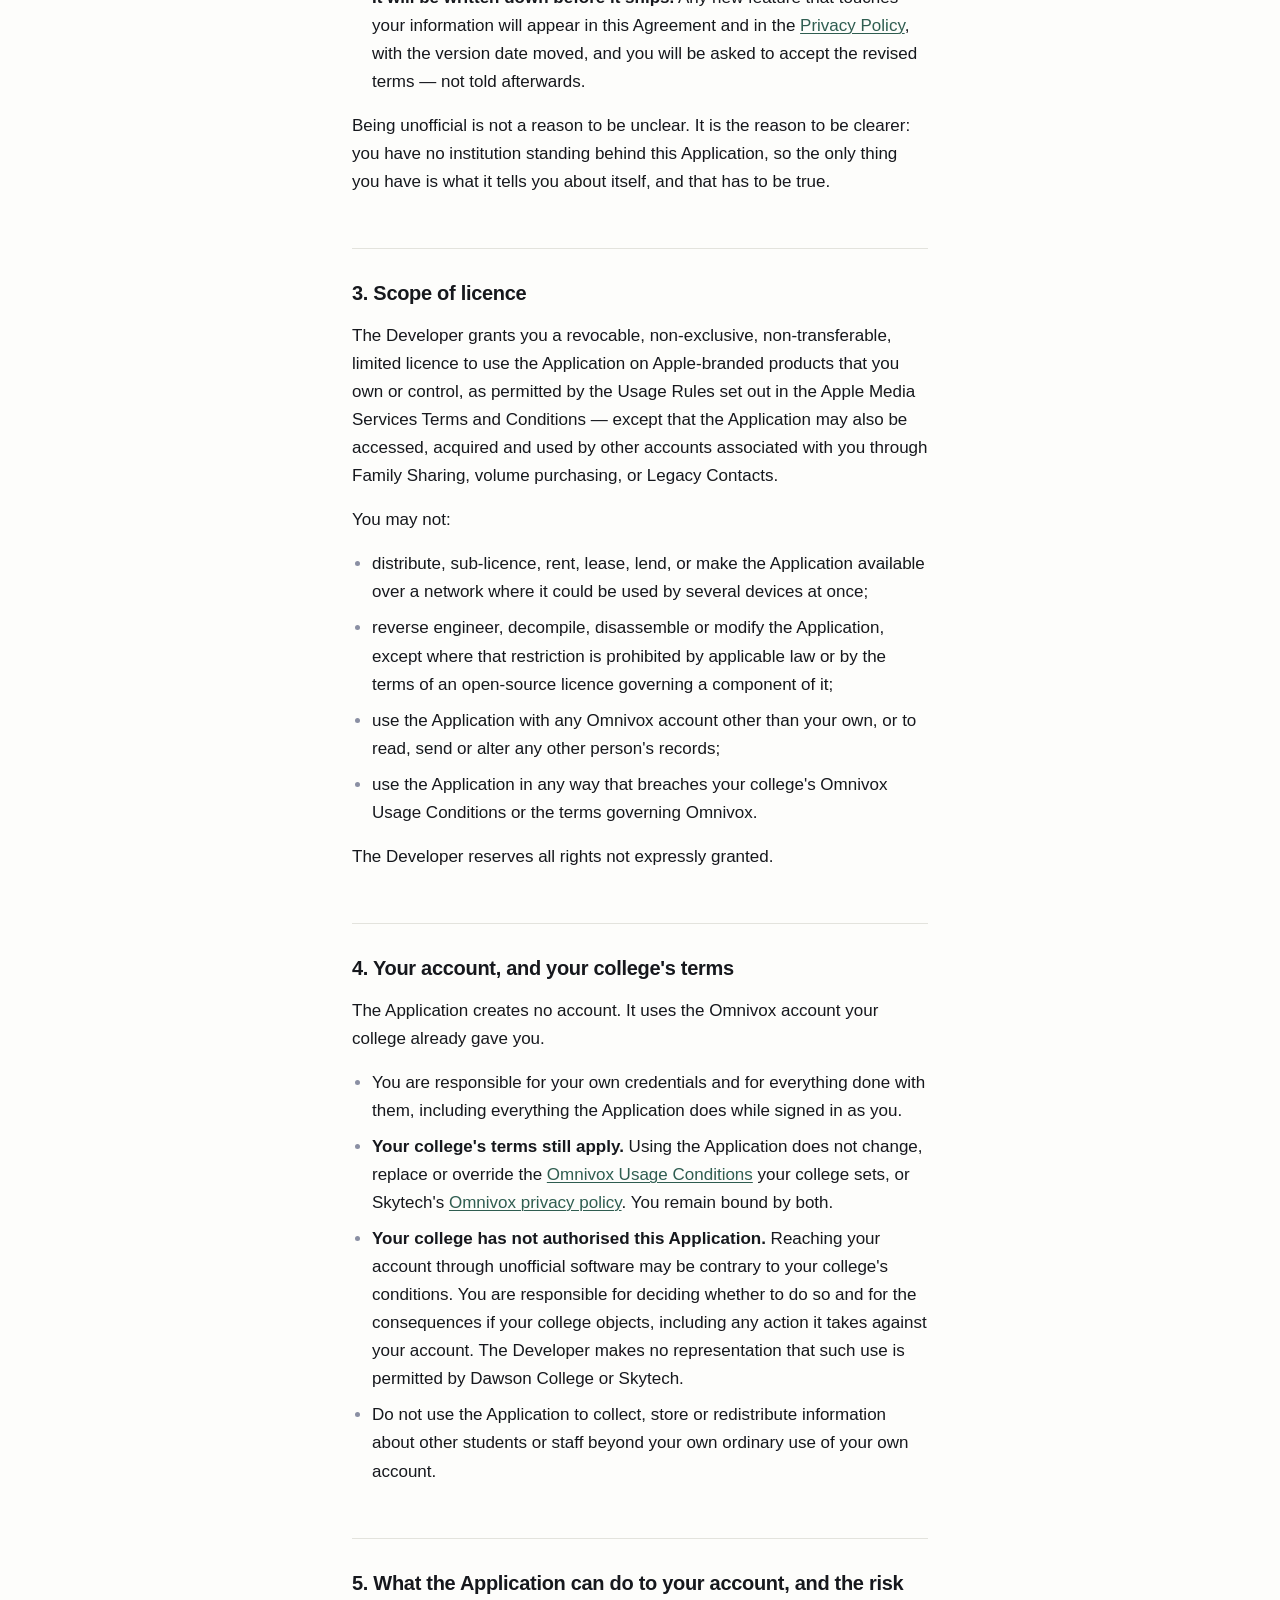
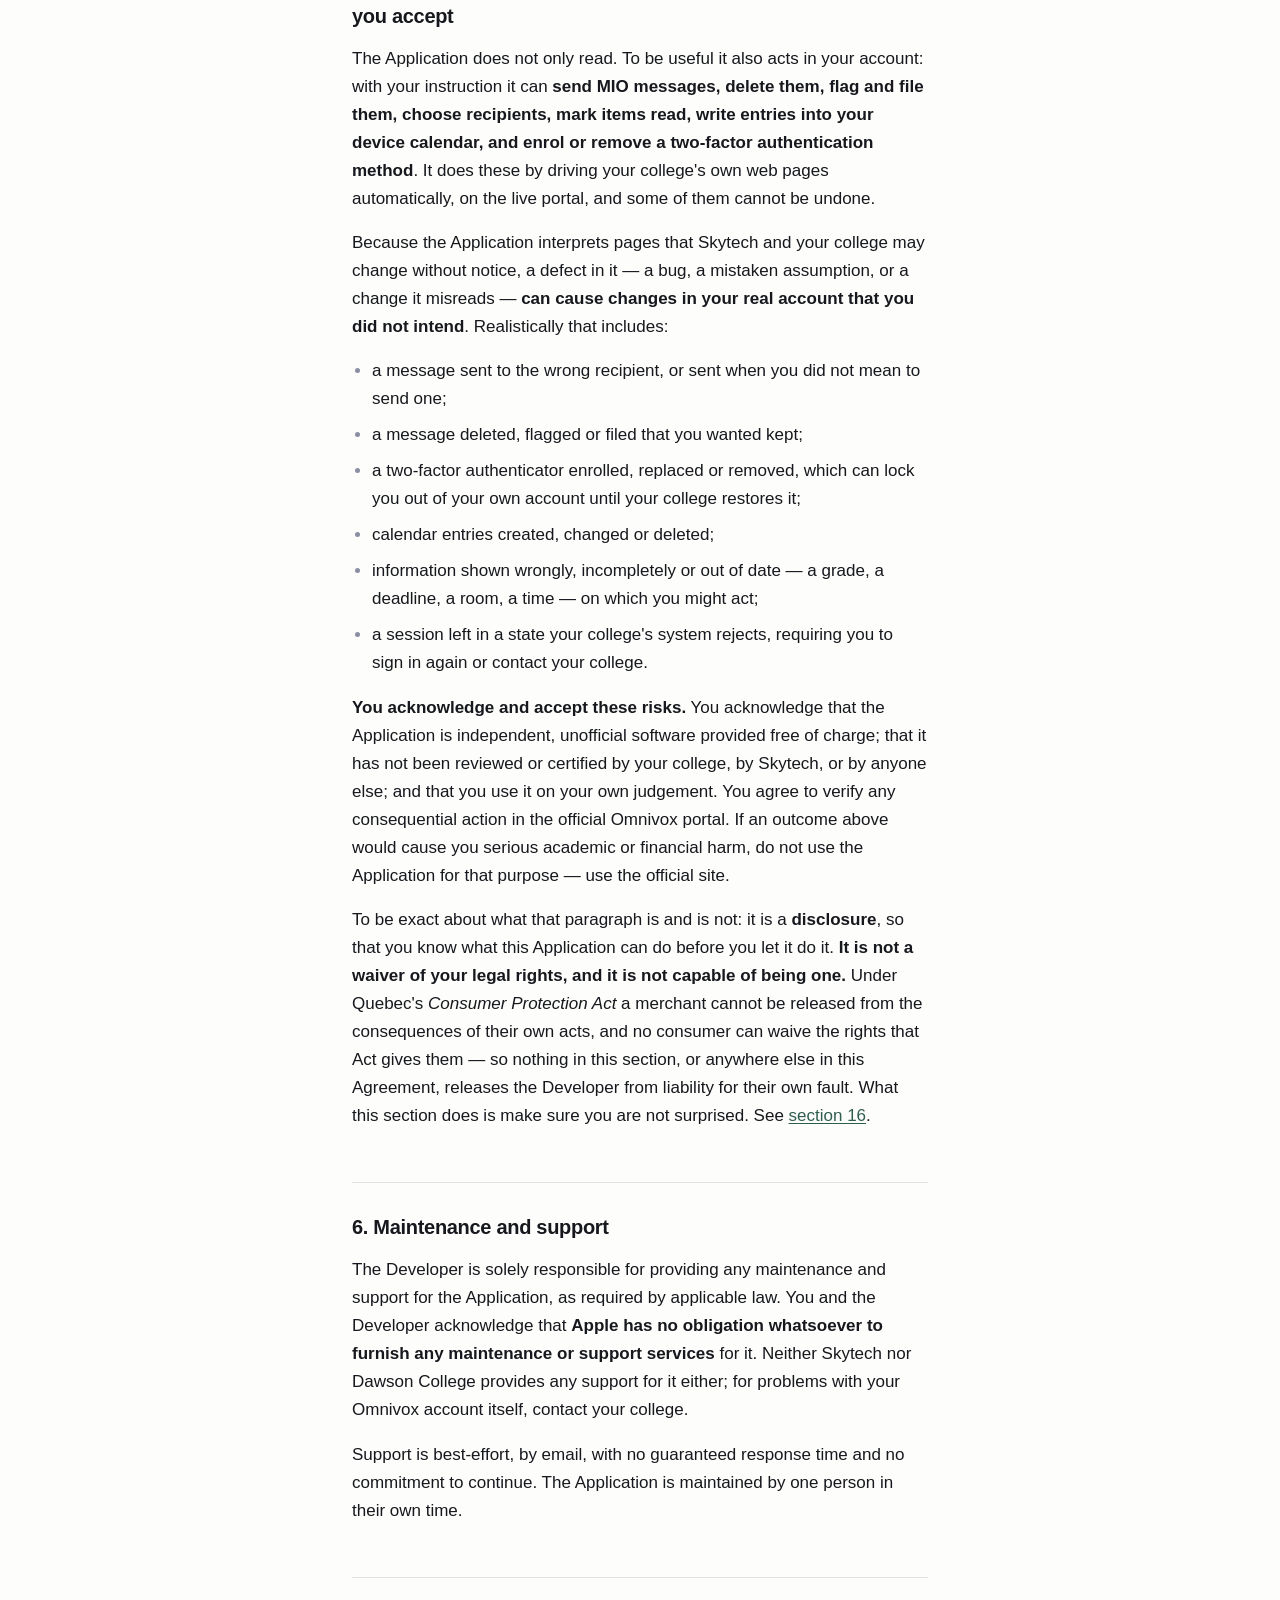
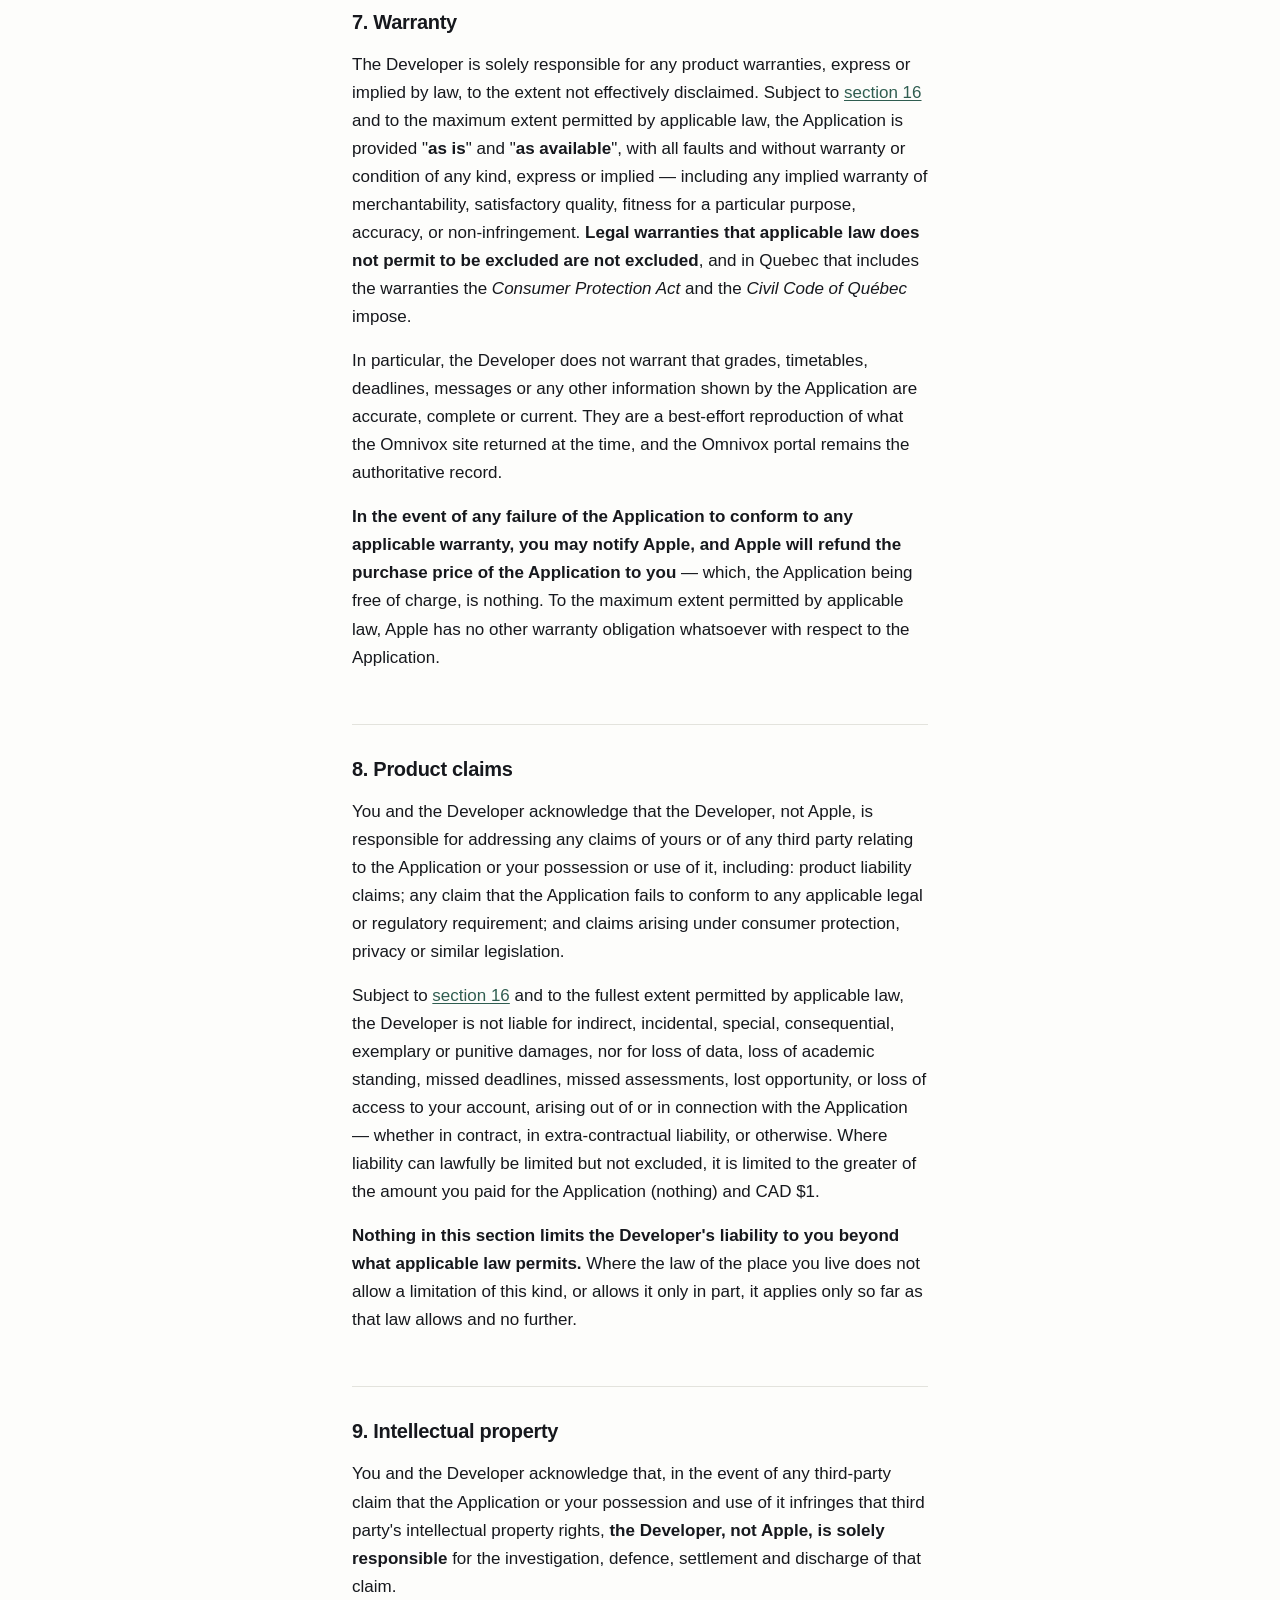
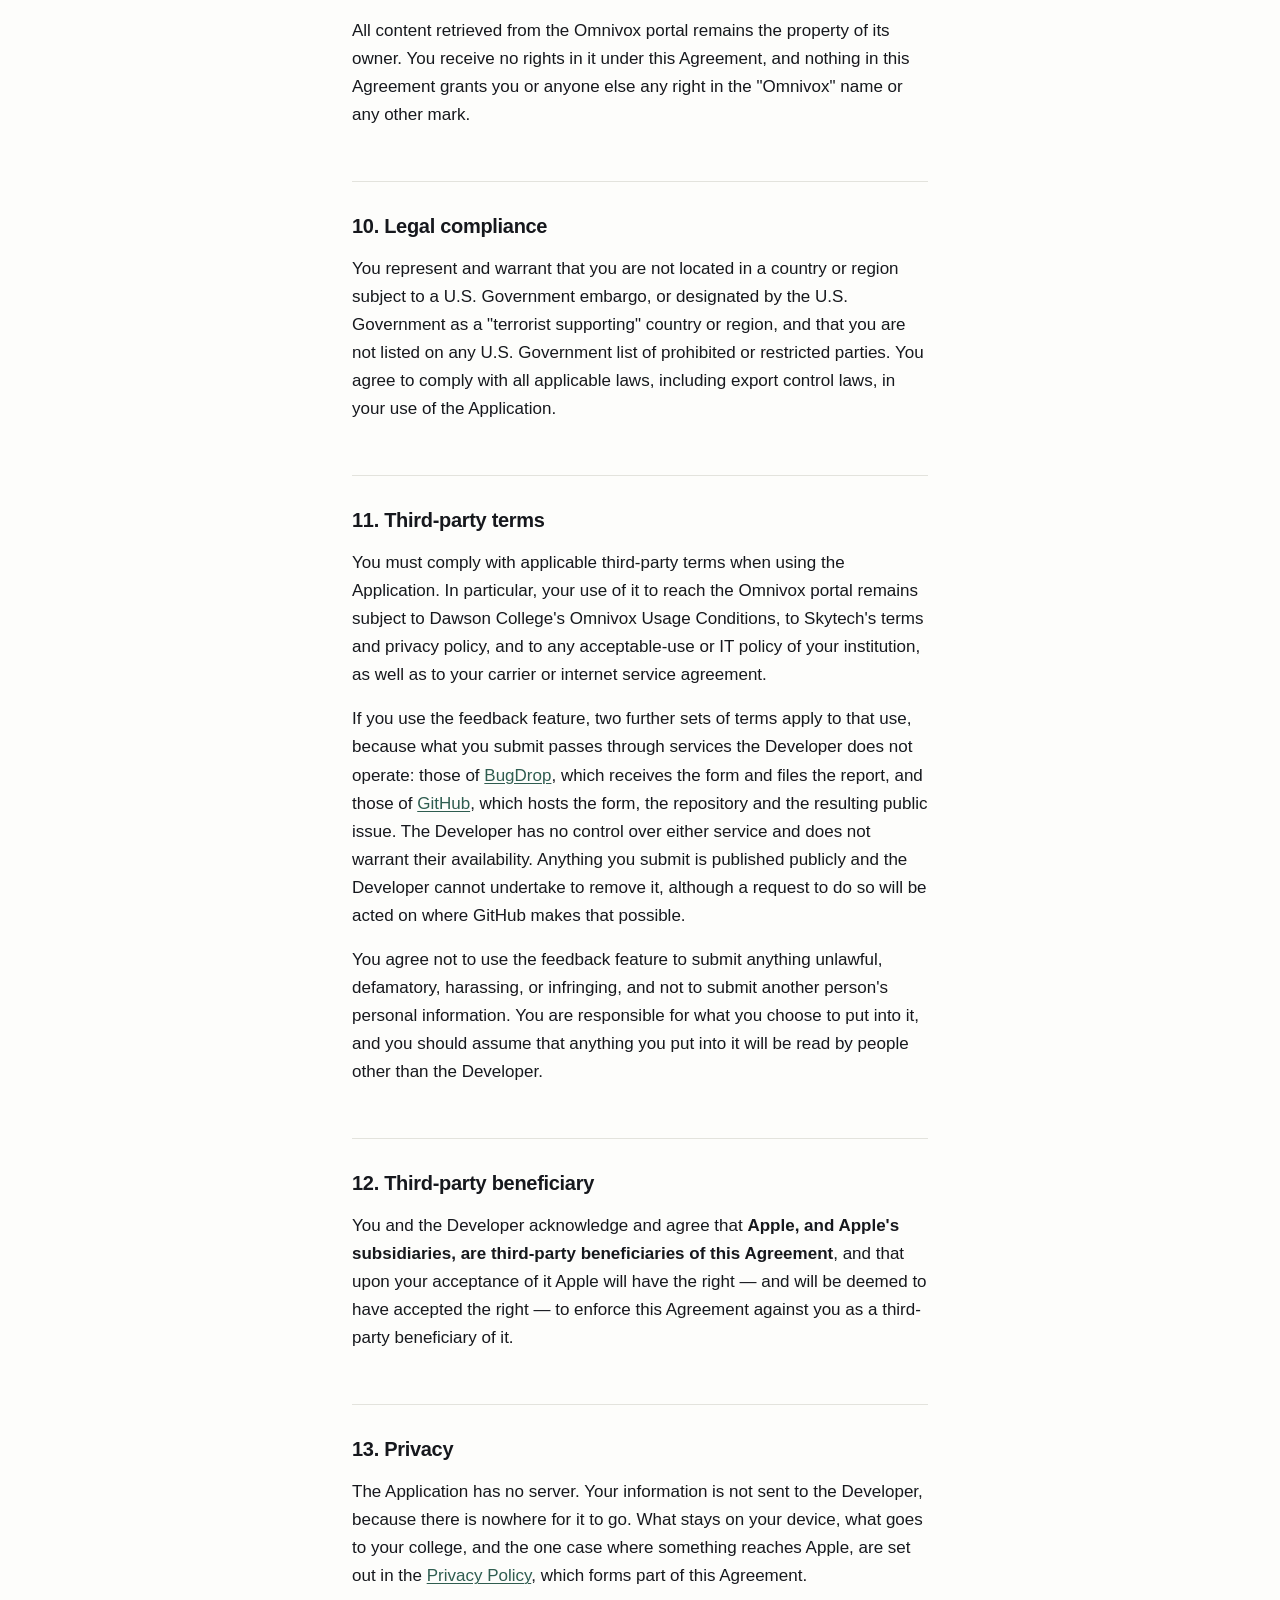
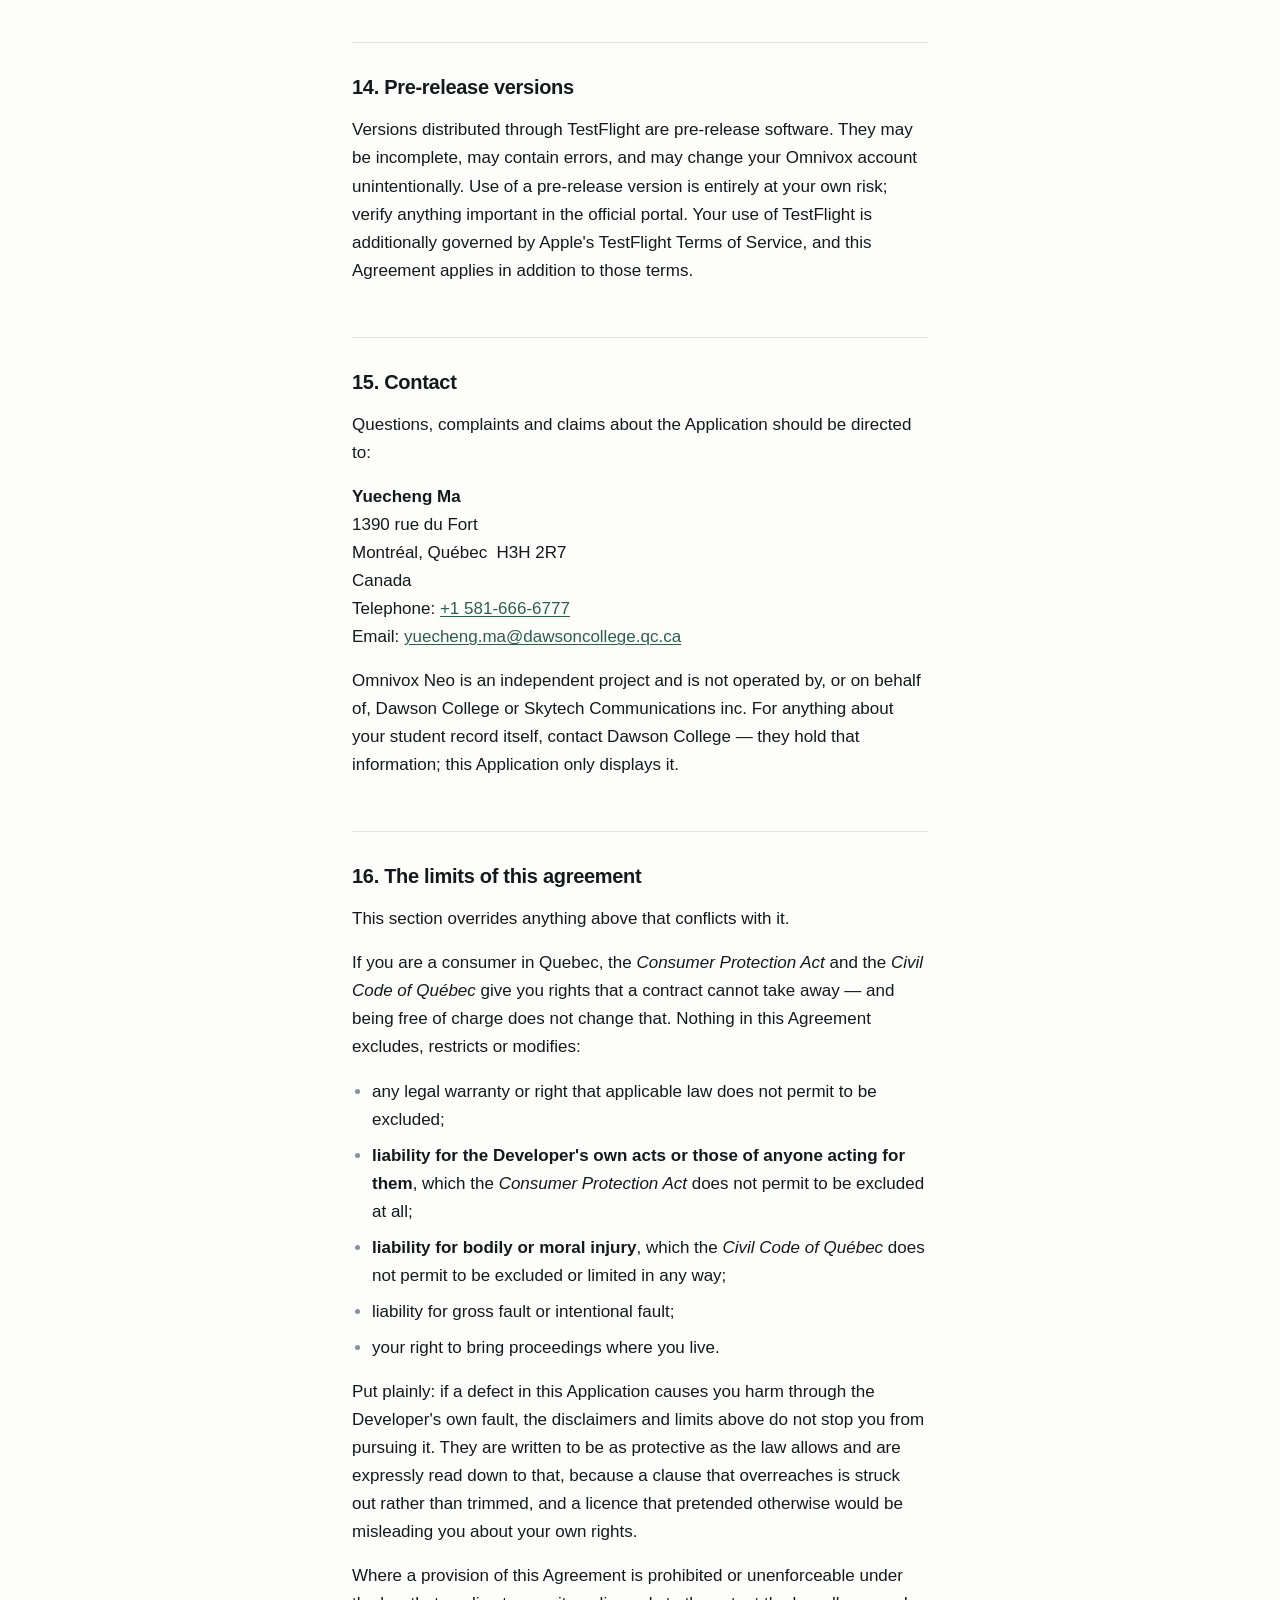
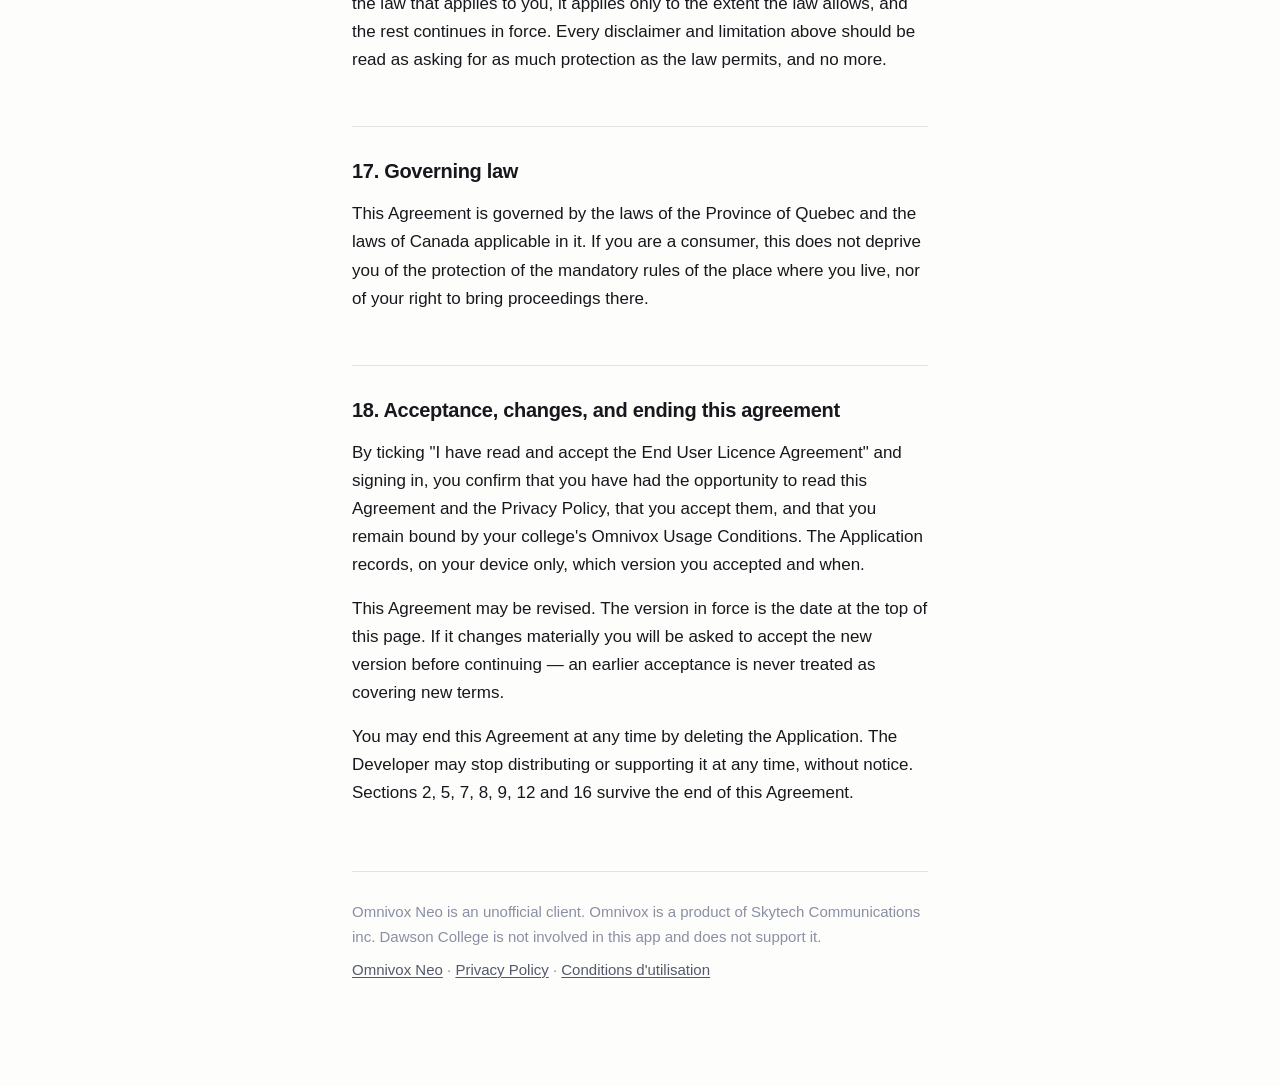
<file: docs/terms.html>
<!DOCTYPE html>
<html lang="en">
<head>
<meta charset="utf-8">
<meta name="viewport" content="width=device-width, initial-scale=1">
<title>End User Licence Agreement — Omnivox Neo</title>
<meta name="description" content="The terms for using Omnivox Neo, an unofficial independent client for the Omnivox student portal. It is not affiliated with Dawson College or Skytech, and it is not a replacement for Omnivox.">
<meta name="robots" content="index, follow">
<link rel="stylesheet" href="style.css">
</head>
<body>

<header>
  <p class="wordmark"><a href="index.html">Omnivox&nbsp;Neo</a></p>
  <h1>End User Licence Agreement</h1>
  <p class="standfirst">Omnivox Neo is an unofficial app made by one student. It is not Omnivox, it is not endorsed by your college, and it is not a replacement for either. Please read this before you sign in with it.</p>
  <p class="stamp">Version 2026-10-13b · <a href="conditions.html">Version française</a></p>
</header>

<main>

<div class="aside">
  <h3>The short version, in plain words</h3>
  <p>This app talks to your college's Omnivox server using your own account. It is not made by your college or by Skytech, it has no permission from either, and it can break. If it breaks it can get things wrong <em>in your real account</em> — a message sent to the wrong person, a message deleted, an authenticator removed. You are the one signed in, so you carry what happens under your login. If that is not a risk you want, use the official Omnivox website or the official Omnivox Mobile app, which is what they are for.</p>
  <p>The rest of this page says the same thing at the length the App Store requires. Nothing below takes away a right Quebec or Canadian law gives you — see <a href="#limits">section 16</a>.</p>
</div>

<h2 id="acknowledgement">1. Acknowledgement</h2>

<p>This End User Licence Agreement ("<strong>Agreement</strong>") is a binding agreement between you and <strong>Yuecheng Ma</strong>, an individual developer in Quebec, Canada ("<strong>the Developer</strong>", "we", "us"), governing your use of the Omnivox Neo application for iPhone, iPad and Mac ("<strong>the Application</strong>").</p>

<p>You acknowledge that this Agreement is concluded between you and the Developer only, and <strong>not with Apple Inc.</strong> ("Apple"). The Developer, not Apple, is solely responsible for the Application and its content. This Agreement does not provide usage rules for the Application that conflict with the Apple Media Services Terms and Conditions, and in the event of a conflict those Terms prevail.</p>

<p>Neither Apple, nor Skytech Communications inc., nor Dawson College is a party to this Agreement.</p>

<p>This Agreement is supplied in place of Apple's standard Licensed Application End User Licence Agreement. If any provision of this Agreement is held unenforceable, the corresponding provision of Apple's standard Licensed Application End User Licence Agreement applies in its place, to the maximum extent permitted by law.</p>

<h2 id="not-omnivox">2. This is not Omnivox, and it is not a replacement for Omnivox</h2>

<p>This is the most important section on the page, so it is near the top.</p>

<ul>
  <li><strong>No affiliation.</strong> Omnivox Neo is an independent, unofficial application. It is not made, published, endorsed, sponsored, certified, authorised or supported by Skytech Communications inc. (the maker of Omnivox), by Dawson College, or by Apple. None of them has reviewed or approved it.</li>
  <li><strong>Trademarks.</strong> "Omnivox", "Léa" and "MIO" are marks of Skytech Communications inc.; "Dawson College" and its logos are marks of Dawson College. They remain the property of their owners and are used here only to describe, truthfully, the service this Application is compatible with.</li>
  <li><strong>Not a replacement.</strong> The Application is not a replacement for, a successor to, or an improvement upon Omnivox. The official Omnivox website and the official Omnivox Mobile app remain the only official way to use your student account, the authoritative record, and the only ones your college supports.</li>
  <li><strong>It does less, and it may be wrong.</strong> The Application implements only part of what Omnivox does, may omit features Omnivox has, and may display information that differs from the portal. Anything that matters — a grade, a deadline, a notice, a payment, a form — <strong>must be checked on the official Omnivox site</strong>. Do not rely on this Application as your only view of your account.</li>
  <li><strong>What it actually is.</strong> At your direction and with credentials you type in, the Application requests the same pages from the same servers you would otherwise open in a browser, and draws them in a different layout. That is the entirety of its relationship to Omnivox.</li>
  <li><strong>It can stop working at any time.</strong> It depends on the structure of pages your college and Skytech control and may change without notice. When they change, parts of the Application will show wrong information or stop working, perhaps permanently.</li>
</ul>

<h3>Things the Application does that Omnivox does not</h3>

<p>Section 2 says the Application does less than Omnivox. In places it also does <em>more</em>, and that needs saying just as plainly. It already adds a Home Screen widget, a built-in two-factor authenticator, a saved timetable that works without a signal, course colours and wallpapers, calendar sync, and — under <strong>Account → Feedback and Roadmap</strong> — a way to report a bug or ask for a feature and to read the public list of what others have reported. That last one is the only part of the Application that sends anything to a party other than your college, it does so only when you fill in its form and submit it, and <strong>what you submit is published publicly</strong> as an issue on the project's GitHub repository. It is described in full in the <a href="privacy.html#feedback">Privacy Policy</a>, which you should read before using it.</p>

<p>None of those are Omnivox features, none of them come from Skytech or your college, and your college does not support them. Three commitments apply to every one of them, now and in future:</p>

<ul>
  <li><strong>No added feature will exist in order to collect information about you.</strong> That is not what any of them are for, and it will not quietly become what they are for. There is no analytics in this Application, no usage measurement, no profiling, and no advertising, and none will be added.</li>
  <li><strong>Anything that sends something off your device will be optional, off until you switch it on, and honest about what it sends.</strong> It will tell you what leaves, and where it goes, <em>before</em> it goes — not in a settings screen you were supposed to find. It will send the least that makes the feature work, and nothing collected for one purpose will be reused for another.</li>
  <li><strong>It will be written down before it ships.</strong> Any new feature that touches your information will appear in this Agreement and in the <a href="privacy.html">Privacy Policy</a>, with the version date moved, and you will be asked to accept the revised terms — not told afterwards.</li>
</ul>

<p>Being unofficial is not a reason to be unclear. It is the reason to be clearer: you have no institution standing behind this Application, so the only thing you have is what it tells you about itself, and that has to be true.</p>

<h2 id="licence">3. Scope of licence</h2>

<p>The Developer grants you a revocable, non-exclusive, non-transferable, limited licence to use the Application on Apple-branded products that you own or control, as permitted by the Usage Rules set out in the Apple Media Services Terms and Conditions — except that the Application may also be accessed, acquired and used by other accounts associated with you through Family Sharing, volume purchasing, or Legacy Contacts.</p>

<p>You may not:</p>
<ul>
  <li>distribute, sub-licence, rent, lease, lend, or make the Application available over a network where it could be used by several devices at once;</li>
  <li>reverse engineer, decompile, disassemble or modify the Application, except where that restriction is prohibited by applicable law or by the terms of an open-source licence governing a component of it;</li>
  <li>use the Application with any Omnivox account other than your own, or to read, send or alter any other person's records;</li>
  <li>use the Application in any way that breaches your college's Omnivox Usage Conditions or the terms governing Omnivox.</li>
</ul>

<p>The Developer reserves all rights not expressly granted.</p>

<h2 id="account">4. Your account, and your college's terms</h2>

<p>The Application creates no account. It uses the Omnivox account your college already gave you.</p>

<ul>
  <li>You are responsible for your own credentials and for everything done with them, including everything the Application does while signed in as you.</li>
  <li><strong>Your college's terms still apply.</strong> Using the Application does not change, replace or override the <a href="https://dawsoncollege.omnivox.ca/intr/Module/Information/Conditions.aspx" rel="noopener">Omnivox Usage Conditions</a> your college sets, or Skytech's <a href="https://skytech.com/en/confid-omnivox" rel="noopener">Omnivox privacy policy</a>. You remain bound by both.</li>
  <li><strong>Your college has not authorised this Application.</strong> Reaching your account through unofficial software may be contrary to your college's conditions. You are responsible for deciding whether to do so and for the consequences if your college objects, including any action it takes against your account. The Developer makes no representation that such use is permitted by Dawson College or Skytech.</li>
  <li>Do not use the Application to collect, store or redistribute information about other students or staff beyond your own ordinary use of your own account.</li>
</ul>

<h2 id="risk">5. What the Application can do to your account, and the risk you accept</h2>

<p>The Application does not only read. To be useful it also acts in your account: with your instruction it can <strong>send MIO messages, delete them, flag and file them, choose recipients, mark items read, write entries into your device calendar, and enrol or remove a two-factor authentication method</strong>. It does these by driving your college's own web pages automatically, on the live portal, and some of them cannot be undone.</p>

<p>Because the Application interprets pages that Skytech and your college may change without notice, a defect in it — a bug, a mistaken assumption, or a change it misreads — <strong>can cause changes in your real account that you did not intend</strong>. Realistically that includes:</p>

<ul>
  <li>a message sent to the wrong recipient, or sent when you did not mean to send one;</li>
  <li>a message deleted, flagged or filed that you wanted kept;</li>
  <li>a two-factor authenticator enrolled, replaced or removed, which can lock you out of your own account until your college restores it;</li>
  <li>calendar entries created, changed or deleted;</li>
  <li>information shown wrongly, incompletely or out of date — a grade, a deadline, a room, a time — on which you might act;</li>
  <li>a session left in a state your college's system rejects, requiring you to sign in again or contact your college.</li>
</ul>

<p><strong>You acknowledge and accept these risks.</strong> You acknowledge that the Application is independent, unofficial software provided free of charge; that it has not been reviewed or certified by your college, by Skytech, or by anyone else; and that you use it on your own judgement. You agree to verify any consequential action in the official Omnivox portal. If an outcome above would cause you serious academic or financial harm, do not use the Application for that purpose — use the official site.</p>

<p>To be exact about what that paragraph is and is not: it is a <strong>disclosure</strong>, so that you know what this Application can do before you let it do it. <strong>It is not a waiver of your legal rights, and it is not capable of being one.</strong> Under Quebec's <em>Consumer Protection Act</em> a merchant cannot be released from the consequences of their own acts, and no consumer can waive the rights that Act gives them — so nothing in this section, or anywhere else in this Agreement, releases the Developer from liability for their own fault. What this section does is make sure you are not surprised. See <a href="#limits">section 16</a>.</p>

<h2 id="support">6. Maintenance and support</h2>

<p>The Developer is solely responsible for providing any maintenance and support for the Application, as required by applicable law. You and the Developer acknowledge that <strong>Apple has no obligation whatsoever to furnish any maintenance or support services</strong> for it. Neither Skytech nor Dawson College provides any support for it either; for problems with your Omnivox account itself, contact your college.</p>

<p>Support is best-effort, by email, with no guaranteed response time and no commitment to continue. The Application is maintained by one person in their own time.</p>

<h2 id="warranty">7. Warranty</h2>

<p>The Developer is solely responsible for any product warranties, express or implied by law, to the extent not effectively disclaimed. Subject to <a href="#limits">section 16</a> and to the maximum extent permitted by applicable law, the Application is provided "<strong>as is</strong>" and "<strong>as available</strong>", with all faults and without warranty or condition of any kind, express or implied — including any implied warranty of merchantability, satisfactory quality, fitness for a particular purpose, accuracy, or non-infringement. <strong>Legal warranties that applicable law does not permit to be excluded are not excluded</strong>, and in Quebec that includes the warranties the <em>Consumer Protection Act</em> and the <em>Civil Code of Québec</em> impose.</p>

<p>In particular, the Developer does not warrant that grades, timetables, deadlines, messages or any other information shown by the Application are accurate, complete or current. They are a best-effort reproduction of what the Omnivox site returned at the time, and the Omnivox portal remains the authoritative record.</p>

<p><strong>In the event of any failure of the Application to conform to any applicable warranty, you may notify Apple, and Apple will refund the purchase price of the Application to you</strong> — which, the Application being free of charge, is nothing. To the maximum extent permitted by applicable law, Apple has no other warranty obligation whatsoever with respect to the Application.</p>

<h2 id="claims">8. Product claims</h2>

<p>You and the Developer acknowledge that the Developer, not Apple, is responsible for addressing any claims of yours or of any third party relating to the Application or your possession or use of it, including: product liability claims; any claim that the Application fails to conform to any applicable legal or regulatory requirement; and claims arising under consumer protection, privacy or similar legislation.</p>

<p>Subject to <a href="#limits">section 16</a> and to the fullest extent permitted by applicable law, the Developer is not liable for indirect, incidental, special, consequential, exemplary or punitive damages, nor for loss of data, loss of academic standing, missed deadlines, missed assessments, lost opportunity, or loss of access to your account, arising out of or in connection with the Application — whether in contract, in extra-contractual liability, or otherwise. Where liability can lawfully be limited but not excluded, it is limited to the greater of the amount you paid for the Application (nothing) and CAD $1.</p>

<p><strong>Nothing in this section limits the Developer's liability to you beyond what applicable law permits.</strong> Where the law of the place you live does not allow a limitation of this kind, or allows it only in part, it applies only so far as that law allows and no further.</p>

<h2 id="ip">9. Intellectual property</h2>

<p>You and the Developer acknowledge that, in the event of any third-party claim that the Application or your possession and use of it infringes that third party's intellectual property rights, <strong>the Developer, not Apple, is solely responsible</strong> for the investigation, defence, settlement and discharge of that claim.</p>

<p>All content retrieved from the Omnivox portal remains the property of its owner. You receive no rights in it under this Agreement, and nothing in this Agreement grants you or anyone else any right in the "Omnivox" name or any other mark.</p>

<h2 id="compliance">10. Legal compliance</h2>

<p>You represent and warrant that you are not located in a country or region subject to a U.S. Government embargo, or designated by the U.S. Government as a "terrorist supporting" country or region, and that you are not listed on any U.S. Government list of prohibited or restricted parties. You agree to comply with all applicable laws, including export control laws, in your use of the Application.</p>

<h2 id="third-party">11. Third-party terms</h2>

<p>You must comply with applicable third-party terms when using the Application. In particular, your use of it to reach the Omnivox portal remains subject to Dawson College's Omnivox Usage Conditions, to Skytech's terms and privacy policy, and to any acceptable-use or IT policy of your institution, as well as to your carrier or internet service agreement.</p>

<p>If you use the feedback feature, two further sets of terms apply to that use, because what you submit passes through services the Developer does not operate: those of <a href="https://bugdrop.dev" rel="noopener">BugDrop</a>, which receives the form and files the report, and those of <a href="https://docs.github.com/en/site-policy/github-terms-of-service" rel="noopener">GitHub</a>, which hosts the form, the repository and the resulting public issue. The Developer has no control over either service and does not warrant their availability. Anything you submit is published publicly and the Developer cannot undertake to remove it, although a request to do so will be acted on where GitHub makes that possible.</p>

<p>You agree not to use the feedback feature to submit anything unlawful, defamatory, harassing, or infringing, and not to submit another person's personal information. You are responsible for what you choose to put into it, and you should assume that anything you put into it will be read by people other than the Developer.</p>

<h2 id="beneficiary">12. Third-party beneficiary</h2>

<p>You and the Developer acknowledge and agree that <strong>Apple, and Apple's subsidiaries, are third-party beneficiaries of this Agreement</strong>, and that upon your acceptance of it Apple will have the right — and will be deemed to have accepted the right — to enforce this Agreement against you as a third-party beneficiary of it.</p>

<h2 id="privacy">13. Privacy</h2>

<p>The Application has no server. Your information is not sent to the Developer, because there is nowhere for it to go. What stays on your device, what goes to your college, and the one case where something reaches Apple, are set out in the <a href="privacy.html">Privacy Policy</a>, which forms part of this Agreement.</p>

<h2 id="prerelease">14. Pre-release versions</h2>

<p>Versions distributed through TestFlight are pre-release software. They may be incomplete, may contain errors, and may change your Omnivox account unintentionally. Use of a pre-release version is entirely at your own risk; verify anything important in the official portal. Your use of TestFlight is additionally governed by Apple's TestFlight Terms of Service, and this Agreement applies in addition to those terms.</p>

<h2 id="contact">15. Contact</h2>

<p>Questions, complaints and claims about the Application should be directed to:</p>

<p><strong>Yuecheng Ma</strong><br>
1390 rue du Fort<br>
Montréal, Québec&nbsp;&nbsp;H3H 2R7<br>
Canada<br>
Telephone: <a href="tel:+15816666777">+1 581-666-6777</a><br>
Email: <a href="mailto:yuecheng.ma@dawsoncollege.qc.ca">yuecheng.ma@dawsoncollege.qc.ca</a></p>

<p>Omnivox Neo is an independent project and is not operated by, or on behalf of, Dawson College or Skytech Communications inc. For anything about your student record itself, contact Dawson College — they hold that information; this Application only displays it.</p>

<h2 id="limits">16. The limits of this agreement</h2>

<p>This section overrides anything above that conflicts with it.</p>

<p>If you are a consumer in Quebec, the <em>Consumer Protection Act</em> and the <em>Civil Code of Québec</em> give you rights that a contract cannot take away — and being free of charge does not change that. Nothing in this Agreement excludes, restricts or modifies:</p>

<ul>
  <li>any legal warranty or right that applicable law does not permit to be excluded;</li>
  <li><strong>liability for the Developer's own acts or those of anyone acting for them</strong>, which the <em>Consumer Protection Act</em> does not permit to be excluded at all;</li>
  <li><strong>liability for bodily or moral injury</strong>, which the <em>Civil Code of Québec</em> does not permit to be excluded or limited in any way;</li>
  <li>liability for gross fault or intentional fault;</li>
  <li>your right to bring proceedings where you live.</li>
</ul>

<p>Put plainly: if a defect in this Application causes you harm through the Developer's own fault, the disclaimers and limits above do not stop you from pursuing it. They are written to be as protective as the law allows and are expressly read down to that, because a clause that overreaches is struck out rather than trimmed, and a licence that pretended otherwise would be misleading you about your own rights.</p>

<p>Where a provision of this Agreement is prohibited or unenforceable under the law that applies to you, it applies only to the extent the law allows, and the rest continues in force. Every disclaimer and limitation above should be read as asking for as much protection as the law permits, and no more.</p>

<h2 id="law">17. Governing law</h2>

<p>This Agreement is governed by the laws of the Province of Quebec and the laws of Canada applicable in it. If you are a consumer, this does not deprive you of the protection of the mandatory rules of the place where you live, nor of your right to bring proceedings there.</p>

<h2 id="acceptance">18. Acceptance, changes, and ending this agreement</h2>

<p>By ticking "I have read and accept the End User Licence Agreement" and signing in, you confirm that you have had the opportunity to read this Agreement and the Privacy Policy, that you accept them, and that you remain bound by your college's Omnivox Usage Conditions. The Application records, on your device only, which version you accepted and when.</p>

<p>This Agreement may be revised. The version in force is the date at the top of this page. If it changes materially you will be asked to accept the new version before continuing — an earlier acceptance is never treated as covering new terms.</p>

<p>You may end this Agreement at any time by deleting the Application. The Developer may stop distributing or supporting it at any time, without notice. Sections 2, 5, 7, 8, 9, 12 and 16 survive the end of this Agreement.</p>

</main>

<footer>
  <p>Omnivox Neo is an unofficial client. Omnivox is a product of Skytech Communications inc. Dawson College is not involved in this app and does not support it.</p>
  <p><a href="index.html">Omnivox Neo</a> · <a href="privacy.html">Privacy Policy</a> · <a href="conditions.html">Conditions d'utilisation</a></p>
</footer>

</body>
</html>
</file>
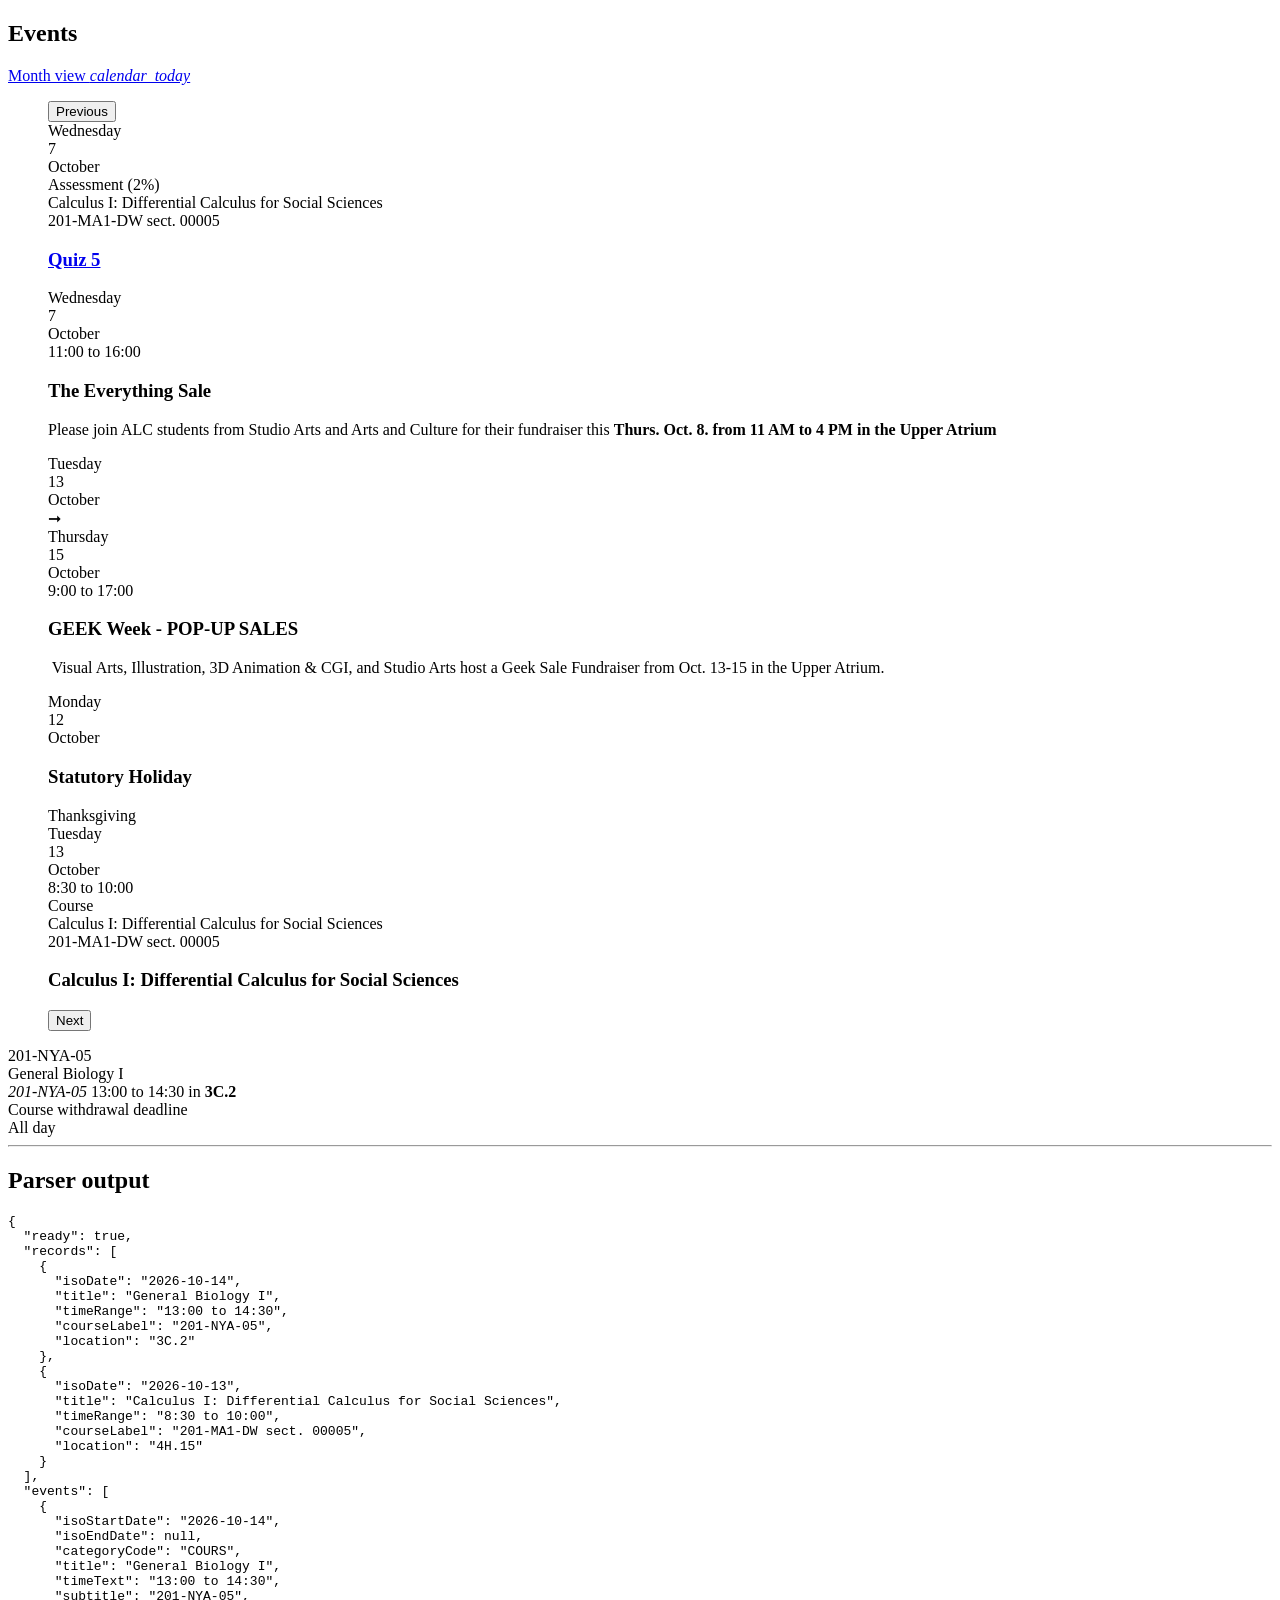
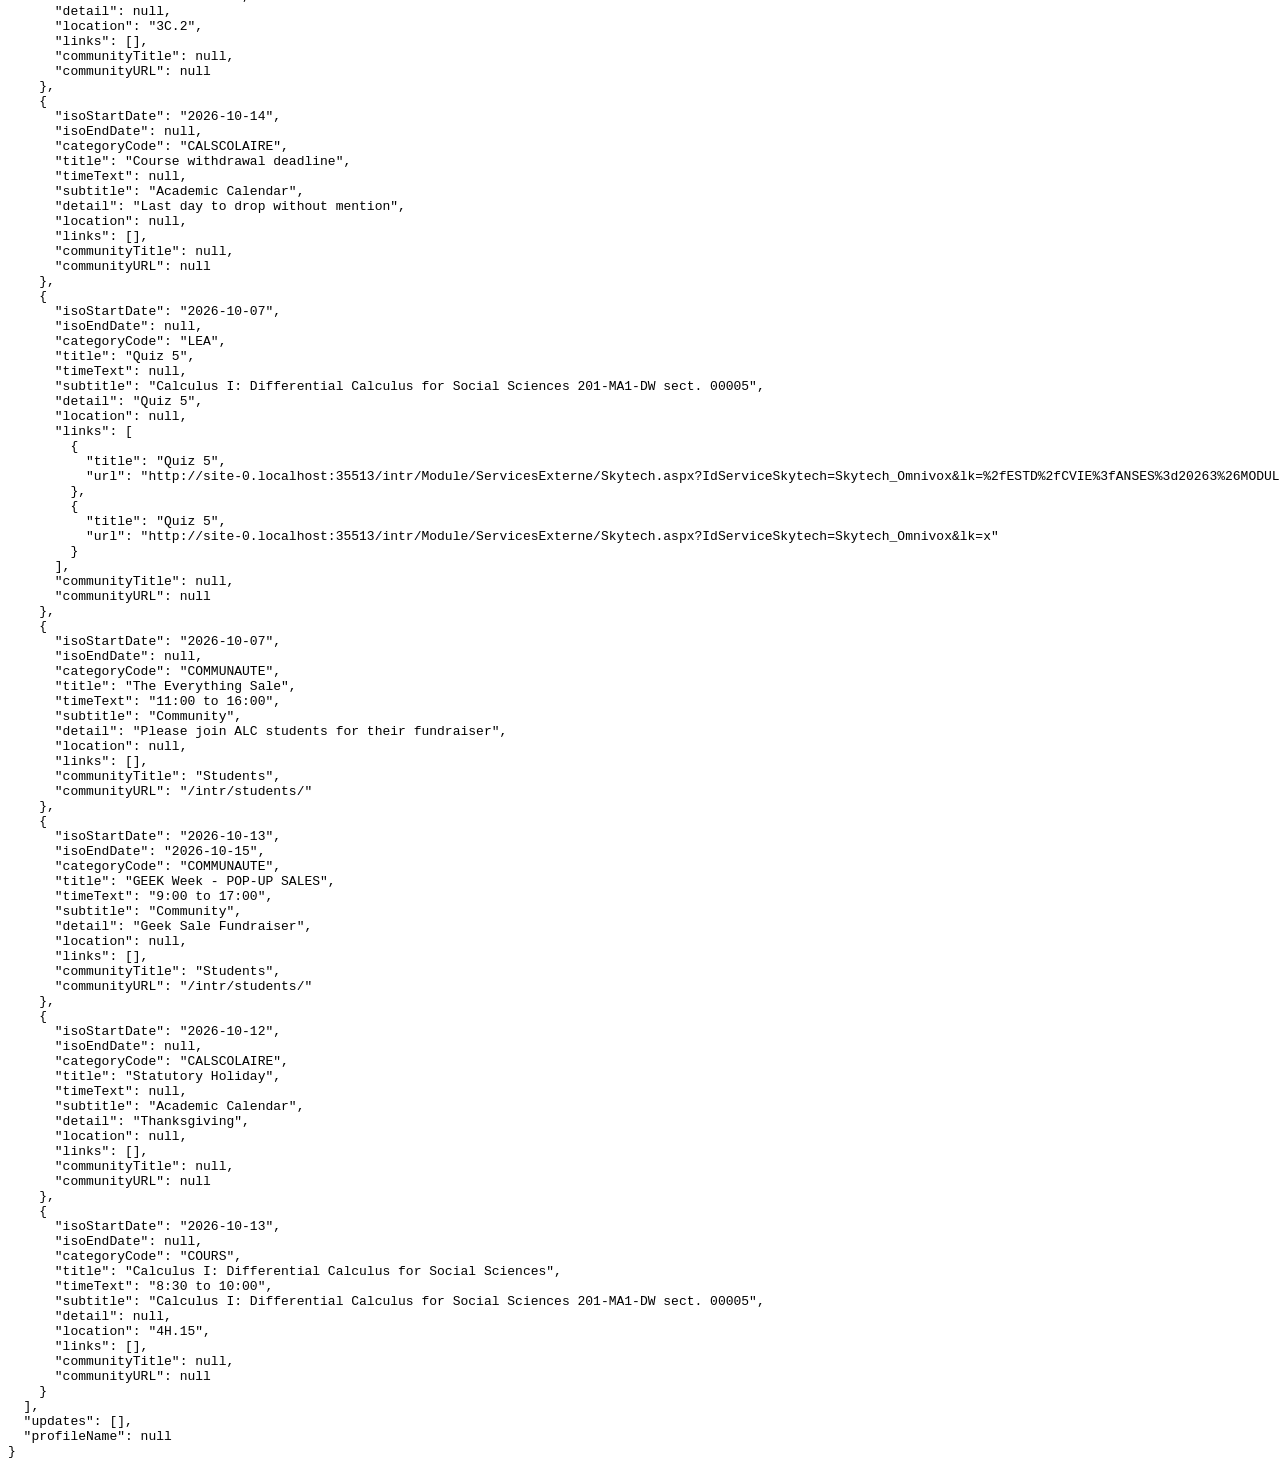
<file: Tests/MonthViewCardFixture.html>
<!DOCTYPE html>
<!-- Representative cards lifted verbatim from a Dawson portal whose Events
     webpart was left in the card rendering. Trimmed to one card per shape the
     parser has to handle: an all-day coursework item, a timed community event,
     a multi-day event, an academic-calendar entry, and a timed class meeting.
     Opened by the harness beside it; not shipped in the app. -->
<html lang="en">
<head><meta charset="utf-8"><title>Events card fixture</title></head>
<body>

<div id="ovx10_wrap_calendrier" class="webpart-region" role="region">
<h2 name="events" class="aNavigationTab ovx10_headerPart">Events</h2>

<div class="section-header-options">
  <div class="calendar-menu-items-wrapper">
    <a href="javascript:void(0)" id="btnSwitchView" class="calendar-list-menu-item">
      Month view
      <i class="material-icons right">calendar_today</i>
    </a>
  </div>
</div>

<div class="slider-portail slider-portail-ajax slider-evenements">
<ul class="slider-scroll regular-content">

  <button class="carte-portail carte-evenement slider-more" data-direction-load="Passe" title="Previous">
    <span><i class="material-icons keyboard_arrow_left"></i>Previous</span>
  </button>

  <!-- All-day Léa assessment. 2026-10-07, no clock. -->
  <div class="carte-portail carte-evenement evenement-passe categorie_Lea modal-is-init" data-timestamp="639269280000000000" data-idunifie="[base64]">
    <div class="carte-portail-header">
      <div class="nom-jour-semaine">Wednesday</div>
      <div class="no-jour">7</div>
      <div class="nom-mois">October</div>
    </div>
    <div class="carte-portail-border bgcouleur_EVAL"></div>
    <div class="carte-portail-contenu">
      <div class="carte-portail-type couleur_EVAL">
        Assessment (2%)<br><span class="multi-line-ellipsis">Calculus I: Differential Calculus for Social Sciences<br>201-MA1-DW sect. 00005</span>
      </div>
      <h3 class="carte-portail-titre multi-line-ellipsis">
        <a class="multi-line-ellipsis" href="/intr/Module/ServicesExterne/Skytech.aspx?IdServiceSkytech=Skytech_Omnivox&amp;lk=%2fESTD%2fCVIE%3fANSES%3d20263%26MODULE%3dNOTE%26GoDetail%3d1%26NoCours%3d201MA1DW%26NoGroupe%3d00005&amp;IdService=CVIR_NOTE&amp;RetainCase=1&amp;C=DAW&amp;E=P&amp;L=ANG&amp;Ref=20261012202001" target="_blank">Quiz 5</a>
      </h3>
    </div>
    <div class="modal-data" style="display: none;" data-description="&lt;br/&gt;&lt;a href=&quot;/intr/Module/ServicesExterne/Skytech.aspx?IdServiceSkytech=Skytech_Omnivox&amp;lk=x&quot; target=&quot;_blank&quot;&gt;Quiz 5&lt;/a&gt;" data-nom-categorie="Assessment (2%)&lt;br /&gt;&lt;span class='multi-line-ellipsis'&gt;Calculus I: Differential Calculus for Social Sciences&lt;br /&gt;201-MA1-DW sect. 00005&lt;/span&gt;" data-code-module="EVAL" data-date="Wednesday, October 7, 2026" data-heure="" data-titre="Quiz 5" data-titre-communaute="" data-url-communaute="" data-local=""></div>
  </div>

  <!-- Timed community event. 2026-10-07, 11:00 to 16:00. -->
  <div class="carte-portail carte-evenement evenement-passe categorie_Communaute modal-is-init" data-timestamp="639269676000000000" data-idunifie="[base64]">
    <div class="carte-portail-header">
      <div class="nom-jour-semaine">Wednesday</div>
      <div class="no-jour">7</div>
      <div class="nom-mois">October</div>
    </div>
    <div class="carte-portail-border bgcouleur_COMM">11:00 to 16:00</div>
    <div class="carte-portail-contenu">
      <h3 class="carte-portail-titre">The Everything Sale</h3>
      <div class="carte-portail-desc multi-line-ellipsis">
        <p>Please join ALC students from Studio Arts and Arts and Culture for their fundraiser this <strong>Thurs. Oct. 8. from 11 AM to 4 PM in the Upper Atrium</strong></p>
      </div>
    </div>
    <div class="modal-data" style="display: none;" data-description="&lt;p&gt;Please join ALC students for their fundraiser&lt;/p&gt;" data-nom-categorie="Community" data-code-module="COMM" data-date="Wednesday, October 7, 2026" data-heure="11:00 to 16:00" data-titre="The Everything Sale" data-titre-communaute="Students" data-url-communaute="/intr/students/" data-local=""></div>
  </div>

  <!-- Multi-day. 2026-10-13 09:00 through 2026-10-15 17:00. -->
  <div class="carte-portail carte-evenement evenement-multijour categorie_Communaute modal-is-init" data-timestamp="639274788000000000" data-idunifie="[base64]">
    <div class="carte-portail-header">
      <div>
        <div class="nom-jour-semaine">Tuesday</div>
        <div class="no-jour">13</div>
        <div class="nom-mois">October</div>
      </div>
      <div class="fleche-multijour">&#10142;</div>
      <div><div>
        <div class="nom-jour-semaine">Thursday</div>
        <div class="no-jour">15</div>
        <div class="nom-mois">October</div>
      </div></div>
    </div>
    <div class="carte-portail-border bgcouleur_COMM">9:00 to 17:00</div>
    <div class="carte-portail-contenu">
      <h3 class="carte-portail-titre">GEEK Week - POP-UP SALES</h3>
      <div class="carte-portail-desc multi-line-ellipsis">
        <p>&nbsp;Visual Arts, Illustration, 3D Animation &amp; CGI, and Studio Arts host a Geek Sale Fundraiser from Oct. 13-15 in the Upper Atrium.</p>
      </div>
    </div>
    <div class="modal-data" style="display: none;" data-description="&lt;p&gt;Geek Sale Fundraiser&lt;/p&gt;" data-nom-categorie="Community" data-code-module="COMM" data-date="From Tuesday, October 13, 2026 at 9:00 AM&lt;br/&gt;To Thursday, October 15, 2026 at 5:00 PM" data-heure="9:00 to 17:00" data-titre="GEEK Week - POP-UP SALES" data-titre-communaute="Students" data-url-communaute="/intr/students/" data-local=""></div>
  </div>

  <!-- Academic calendar, all day, 2026-10-12. Must not become a class. -->
  <div class="carte-portail carte-evenement evenement-passe categorie_CalScolaire modal-is-init" data-timestamp="639273600000000000" data-idunifie="Q2FsU2NvbGFpcmVfSkZFUl9fNjM5MjczNjAwMDAwMDAwMDAwXzYzOTI3MzYwMDAwMDAwMDAwMF9fX19fXw==">
    <div class="carte-portail-header">
      <div class="nom-jour-semaine">Monday</div>
      <div class="no-jour">12</div>
      <div class="nom-mois">October</div>
    </div>
    <div class="carte-portail-border bgcouleur_JFER"></div>
    <div class="carte-portail-contenu">
      <h3 class="carte-portail-titre multi-line-ellipsis">Statutory Holiday</h3>
      <div class="carte-portail-desc no-pre-clamp multi-line-ellipsis">Thanksgiving</div>
    </div>
    <div class="modal-data" style="display: none;" data-description="Thanksgiving" data-nom-categorie="Academic Calendar" data-code-module="JFER" data-date="Monday, October 12, 2026" data-heure="" data-titre="Statutory Holiday" data-titre-communaute="" data-url-communaute="" data-local=""></div>
  </div>

  <!-- A class meeting, which is the shape the schedule itself is built from.
       Appears only when the student leaves the "My courses" filter on.
       2026-10-13, 08:30 to 10:00, room 4H.15. -->
  <div class="carte-portail carte-evenement categorie_Cours modal-is-init" data-timestamp="639274761000000000" data-idunifie="Q291cnNfQ09VUlNfTGludWMgSTogRGlmZmVyZW50aWFsXzYzOTI3NDc2MTAwMDAwMDAwMF82MzkyNzQ4MTUwMDAwMDAwMDBfX19fXw==">
    <div class="carte-portail-header">
      <div class="nom-jour-semaine">Tuesday</div>
      <div class="no-jour">13</div>
      <div class="nom-mois">October</div>
    </div>
    <div class="carte-portail-border bgcouleur_COURS">8:30 to 10:00</div>
    <div class="carte-portail-contenu">
      <div class="carte-portail-type couleur_COURS">
        Course<br><span class="multi-line-ellipsis">Calculus I: Differential Calculus for Social Sciences<br>201-MA1-DW sect. 00005</span>
      </div>
      <h3 class="carte-portail-titre">Calculus I: Differential Calculus for Social Sciences</h3>
    </div>
    <div class="modal-data" style="display: none;" data-description="" data-nom-categorie="Course" data-code-module="COURS" data-date="Tuesday, October 13, 2026" data-heure="8:30 to 10:00" data-titre="Calculus I: Differential Calculus for Social Sciences" data-titre-communaute="" data-url-communaute="" data-local="4H.15"></div>
  </div>

  <button class="carte-portail carte-evenement slider-more" data-direction-load="Futur" title="Next">
    <span>Next<i class="material-icons keyboard_arrow_right"></i></span>
  </button>
</ul>
</div>

<div class="card-panel card-with-icon no-margin" id="card-no-event" style="display:none;" disabled="">
  <h3 class="card-title">No events</h3>
</div>

<!-- The other rendering, present here so one run proves both trees are read
     in a single pass. A student only ever sees one of them at a time. -->
<div class="bloc-jour" data-date="2026-10-14|">
  <div class="liste-evenements">
    <div class="evenement" data-cat="COURS">
      <div class="evenement-type"><span>201-NYA-05</span></div>
      <div class="evenement-titre">General Biology I</div>
      <div class="evenement-description">
        <em>201-NYA-05</em> 13:00 to 14:30 in <strong>3C.2</strong>
      </div>
      <div class="modal-data" data-titre="General Biology I" data-heure="13:00 to 14:30" data-nom-categorie="Course" data-local="3C.2" data-description=""></div>
    </div>
    <div class="evenement" data-cat="CALSCOLAIRE">
      <div class="evenement-titre">Course withdrawal deadline</div>
      <div class="evenement-description">All day</div>
      <div class="modal-data" data-titre="Course withdrawal deadline" data-heure="" data-nom-categorie="Academic Calendar" data-local="" data-description="Last day to drop without mention"></div>
    </div>
  </div>
</div>

<!-- The skeleton the slider clones while loading. Never an event. -->
<div class="carte-portail carte-evenement skeleton template modal-is-init" style="display:none" title="Content loading...">
  <div class="carte-portail-header">
    <div class="nom-jour-semaine">&nbsp;</div>
    <div class="no-jour">&nbsp;</div>
    <div class="nom-mois">&nbsp;</div>
  </div>
  <div class="carte-portail-contenu">
    <div class="carte-portail-titre"></div>
    <div class="carte-portail-desc"></div>
  </div>
</div>

</div>

<hr>
<h2>Parser output</h2>
<pre id="result">running…</pre>

<script src="MonthViewCardHarness.js"></script>
<script>
  // The harness is generated from the shipping script, so what runs here is
  // what the app runs. Anything printed below came out of the real parser.
  (async () => {
    try {
      const raw = await window.__neoExtract();
      const parsed = JSON.parse(raw);
      document.getElementById('result').textContent = JSON.stringify(parsed, null, 2);
      window.__neoResult = parsed;
    } catch (error) {
      document.getElementById('result').textContent = 'threw: ' + error;
      window.__neoResult = { error: String(error) };
    }
  })();
</script>

</body>
</html>
</file>
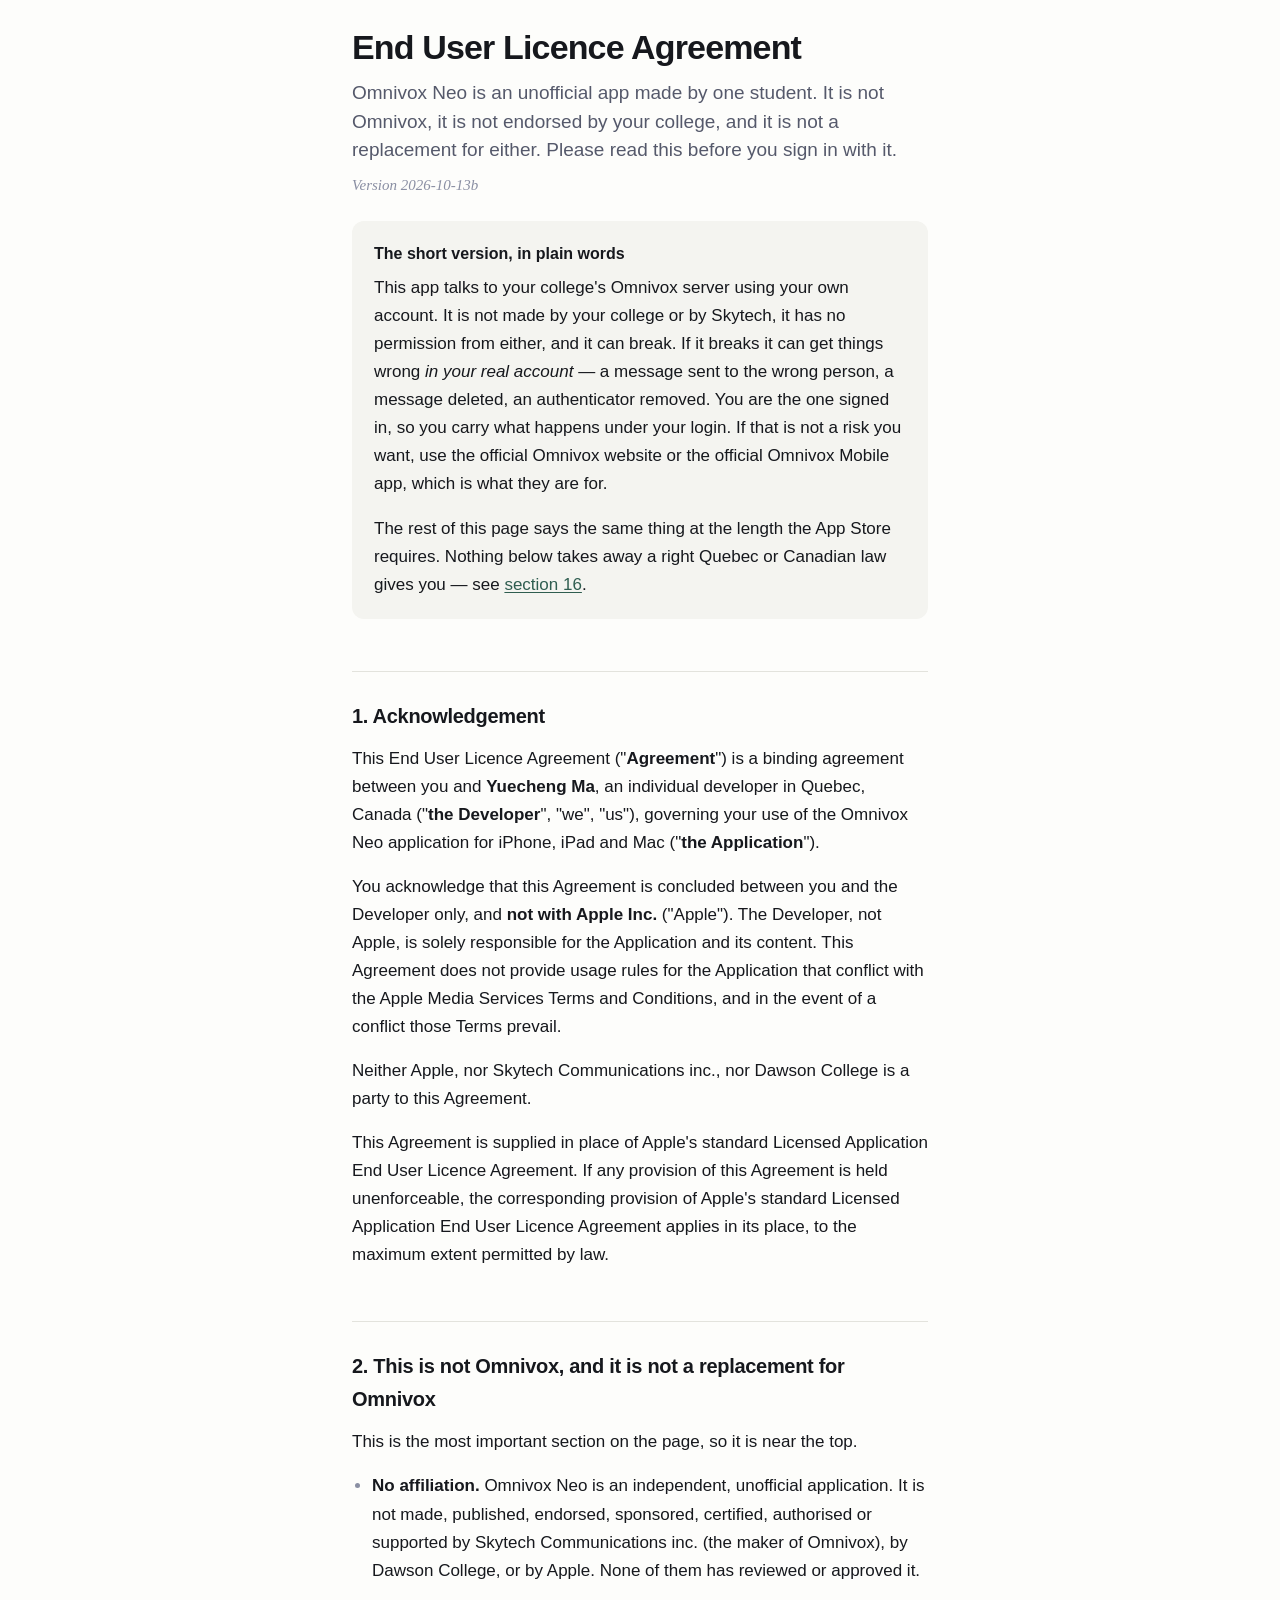
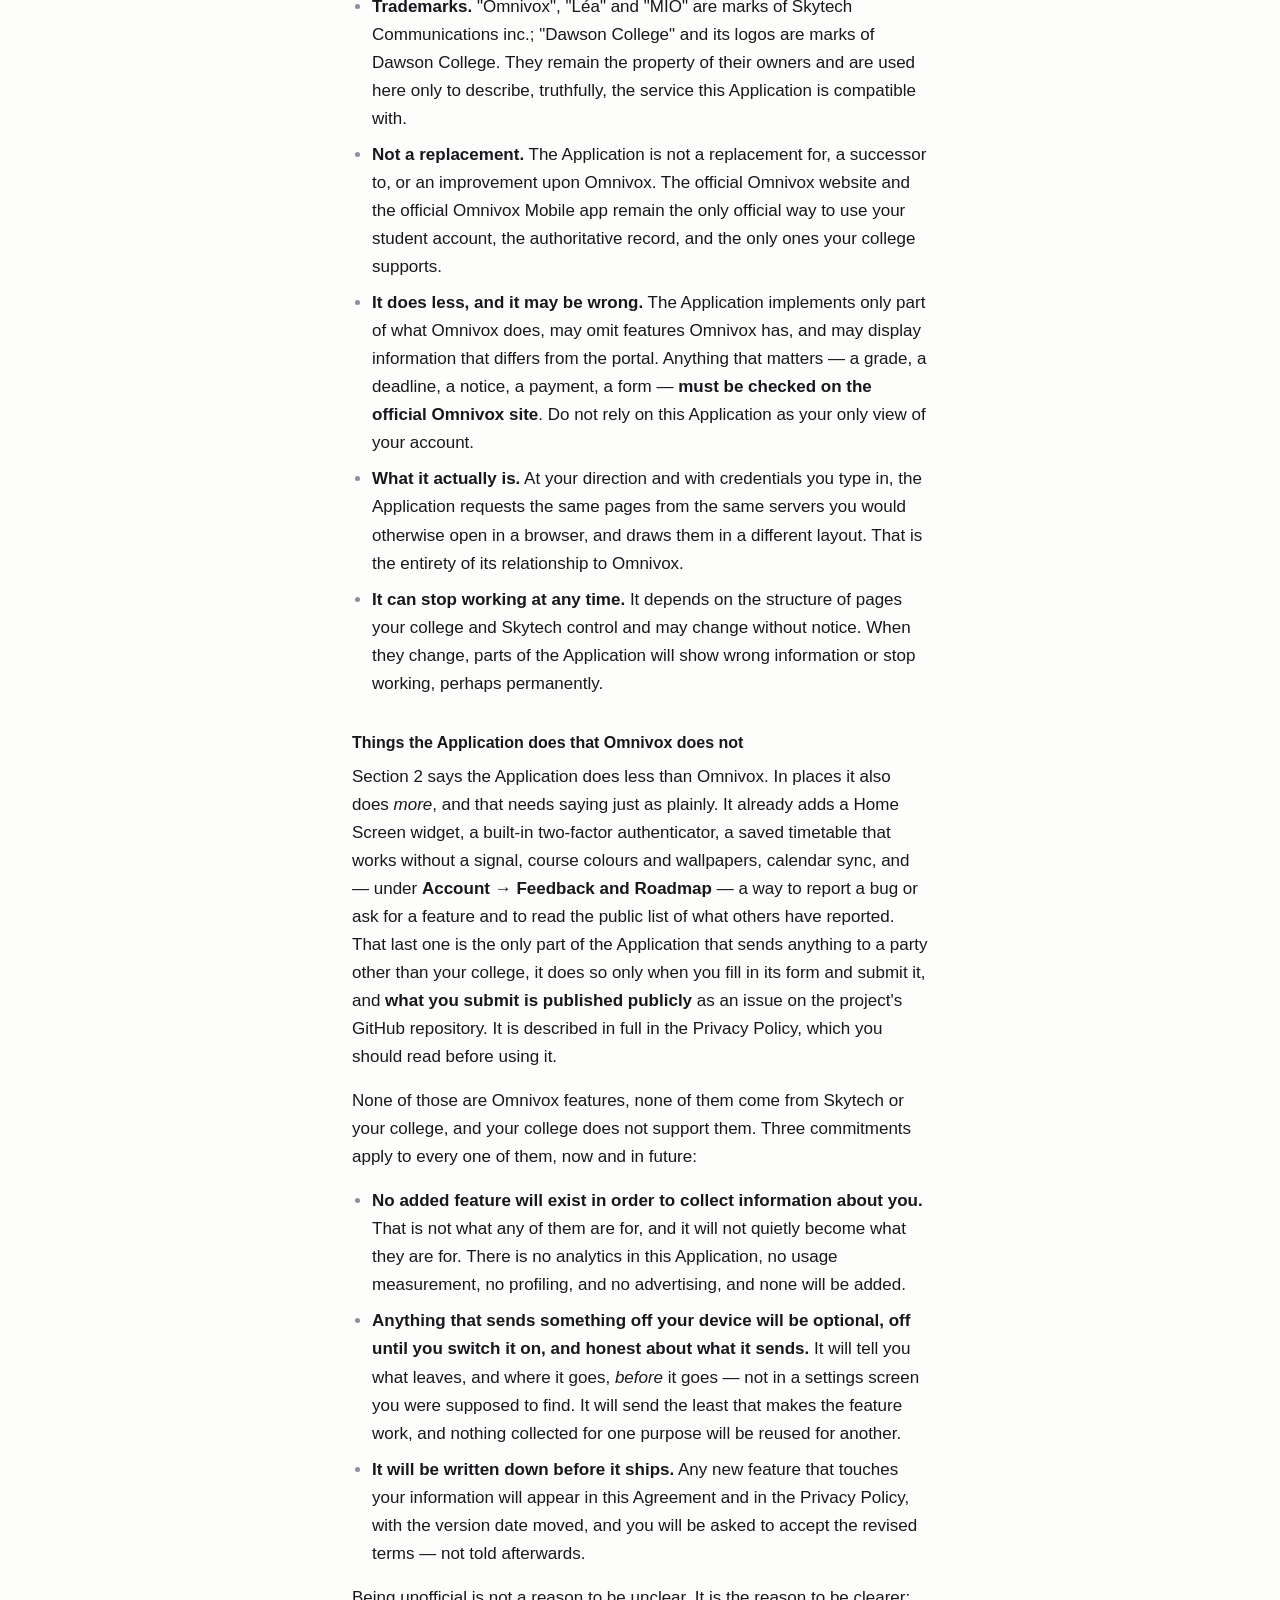
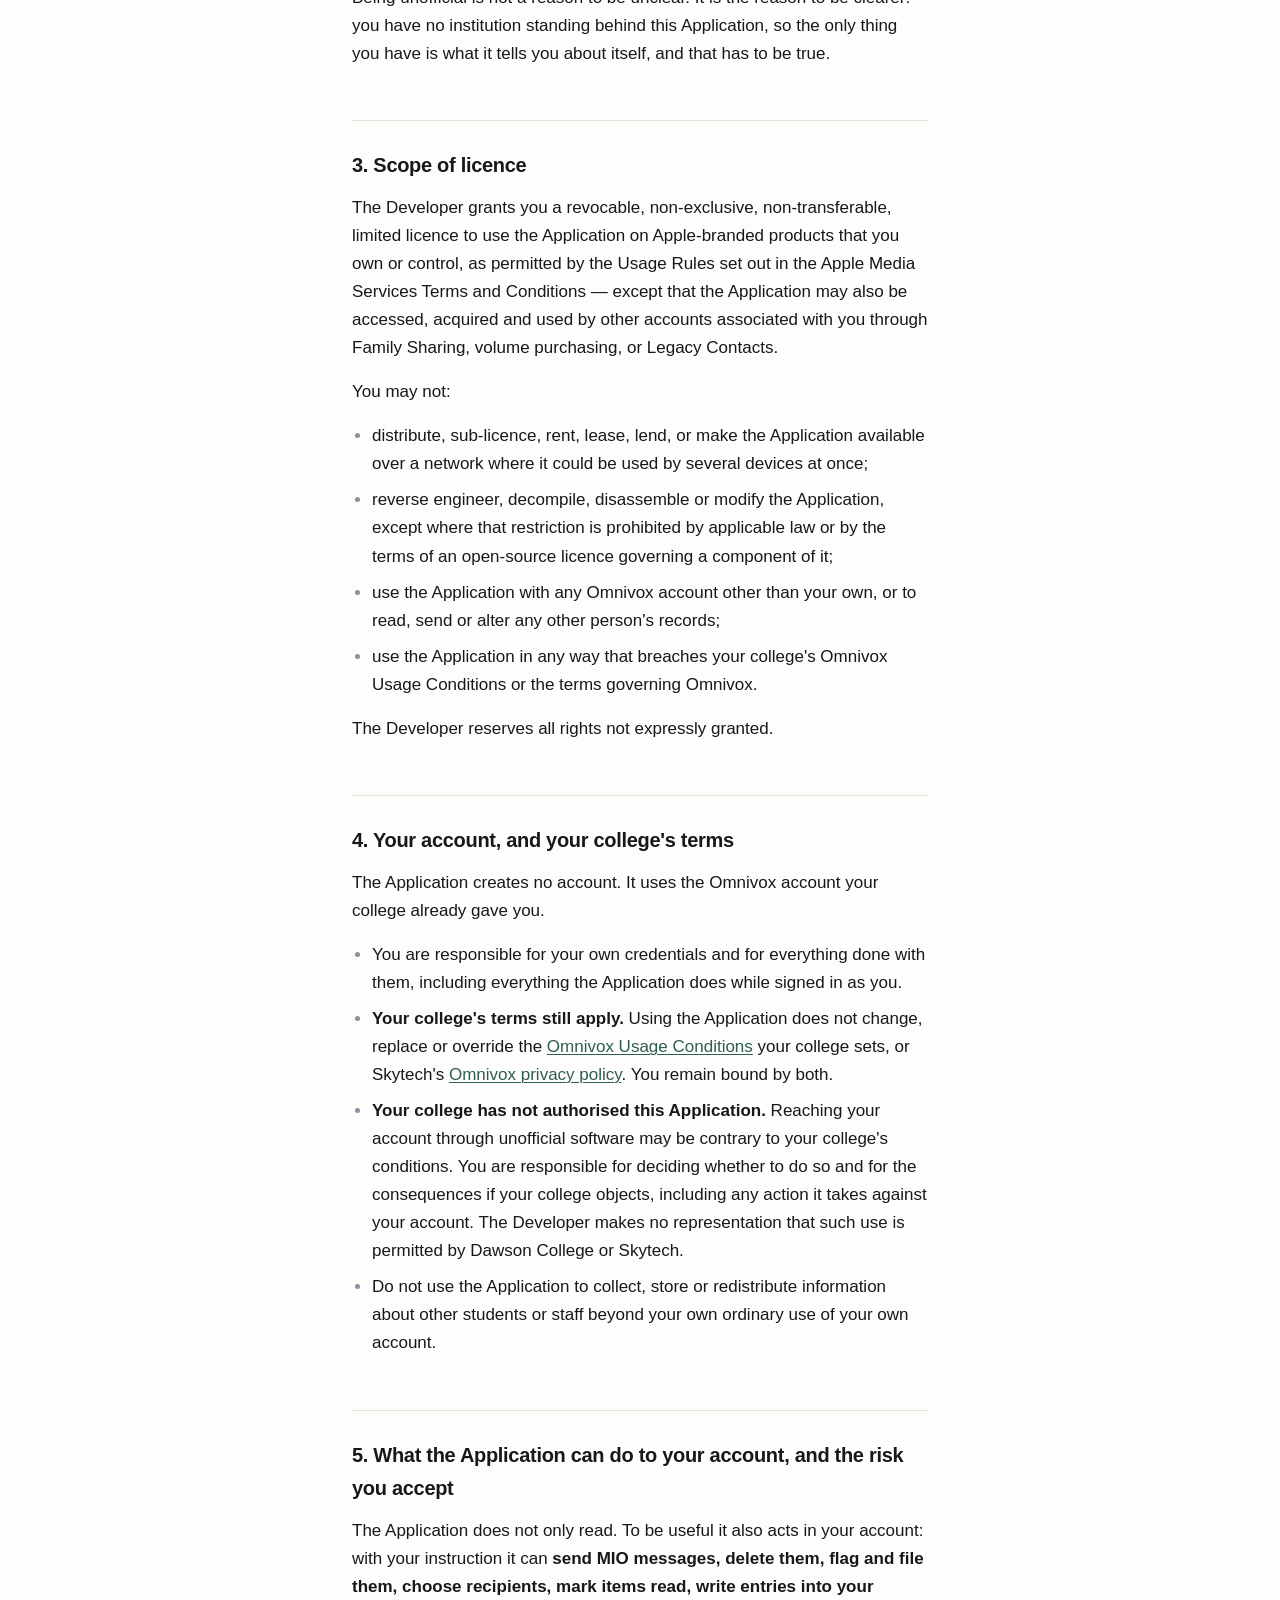
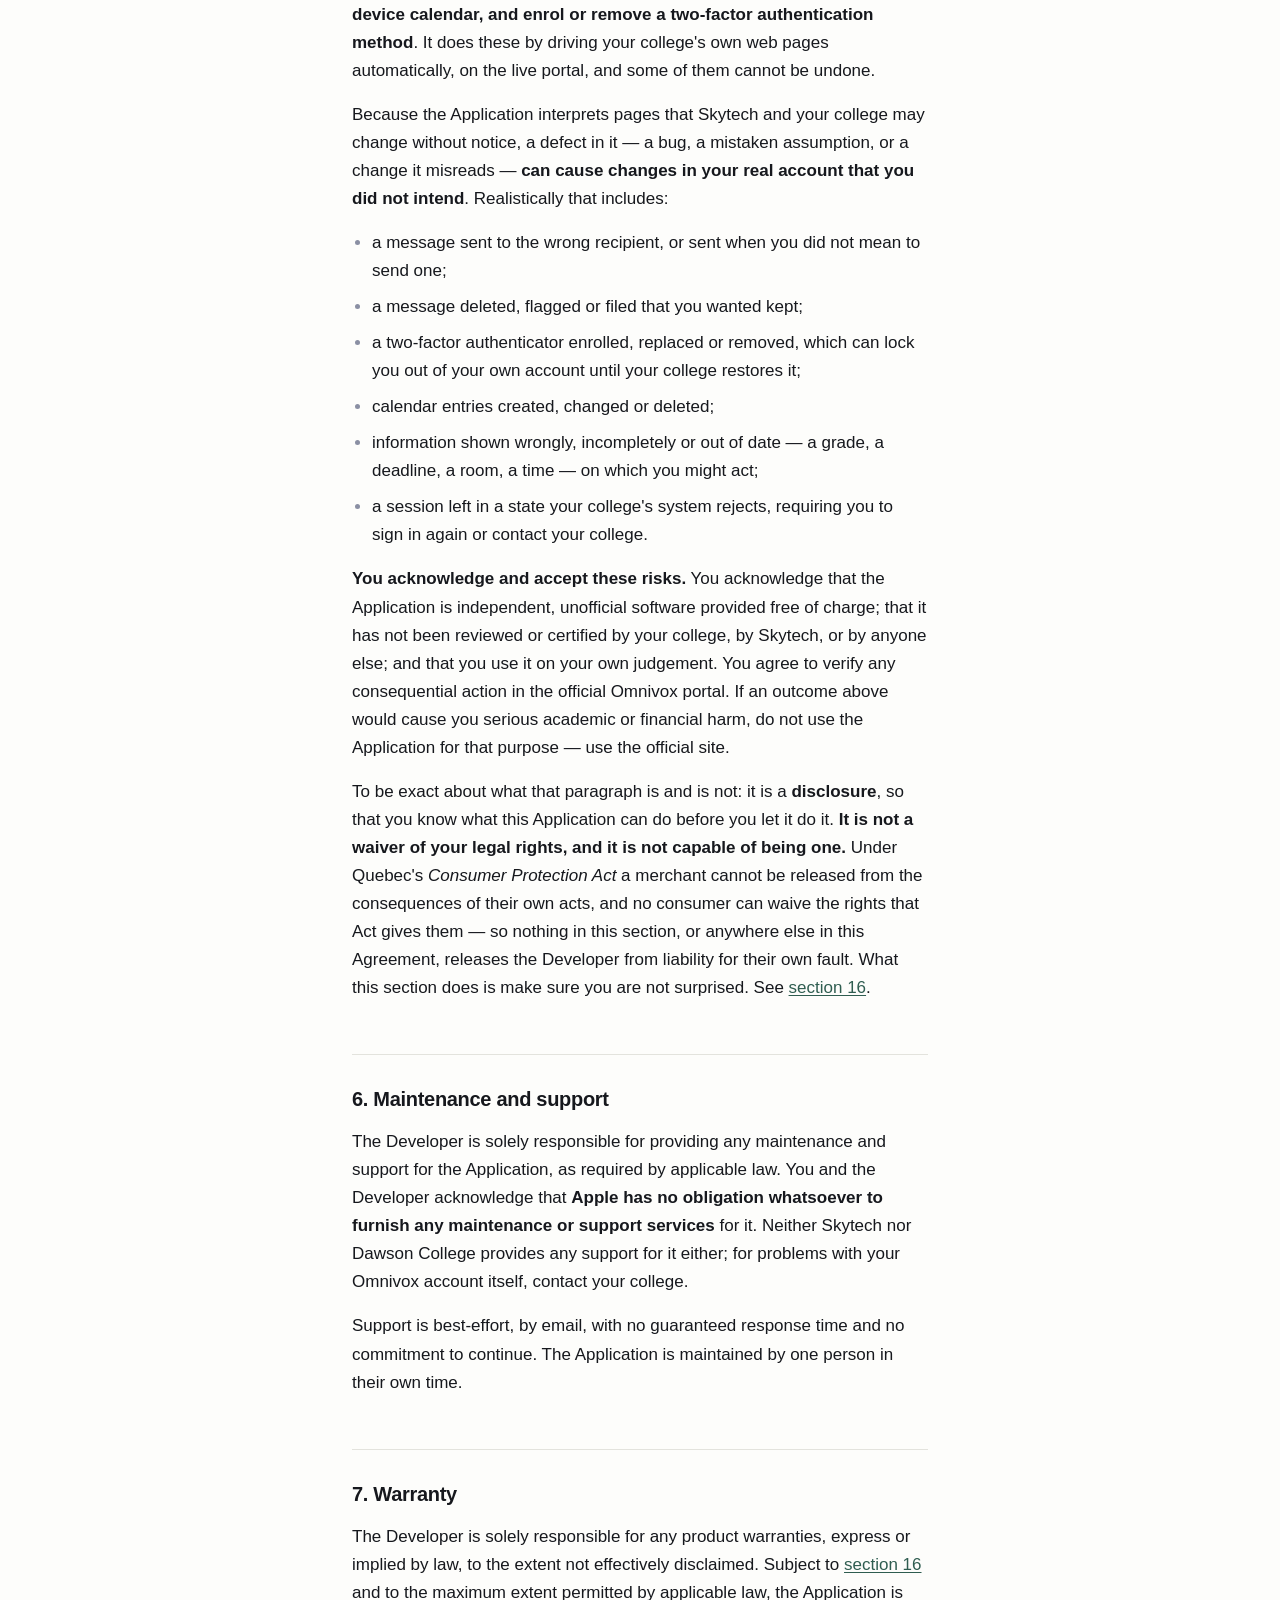
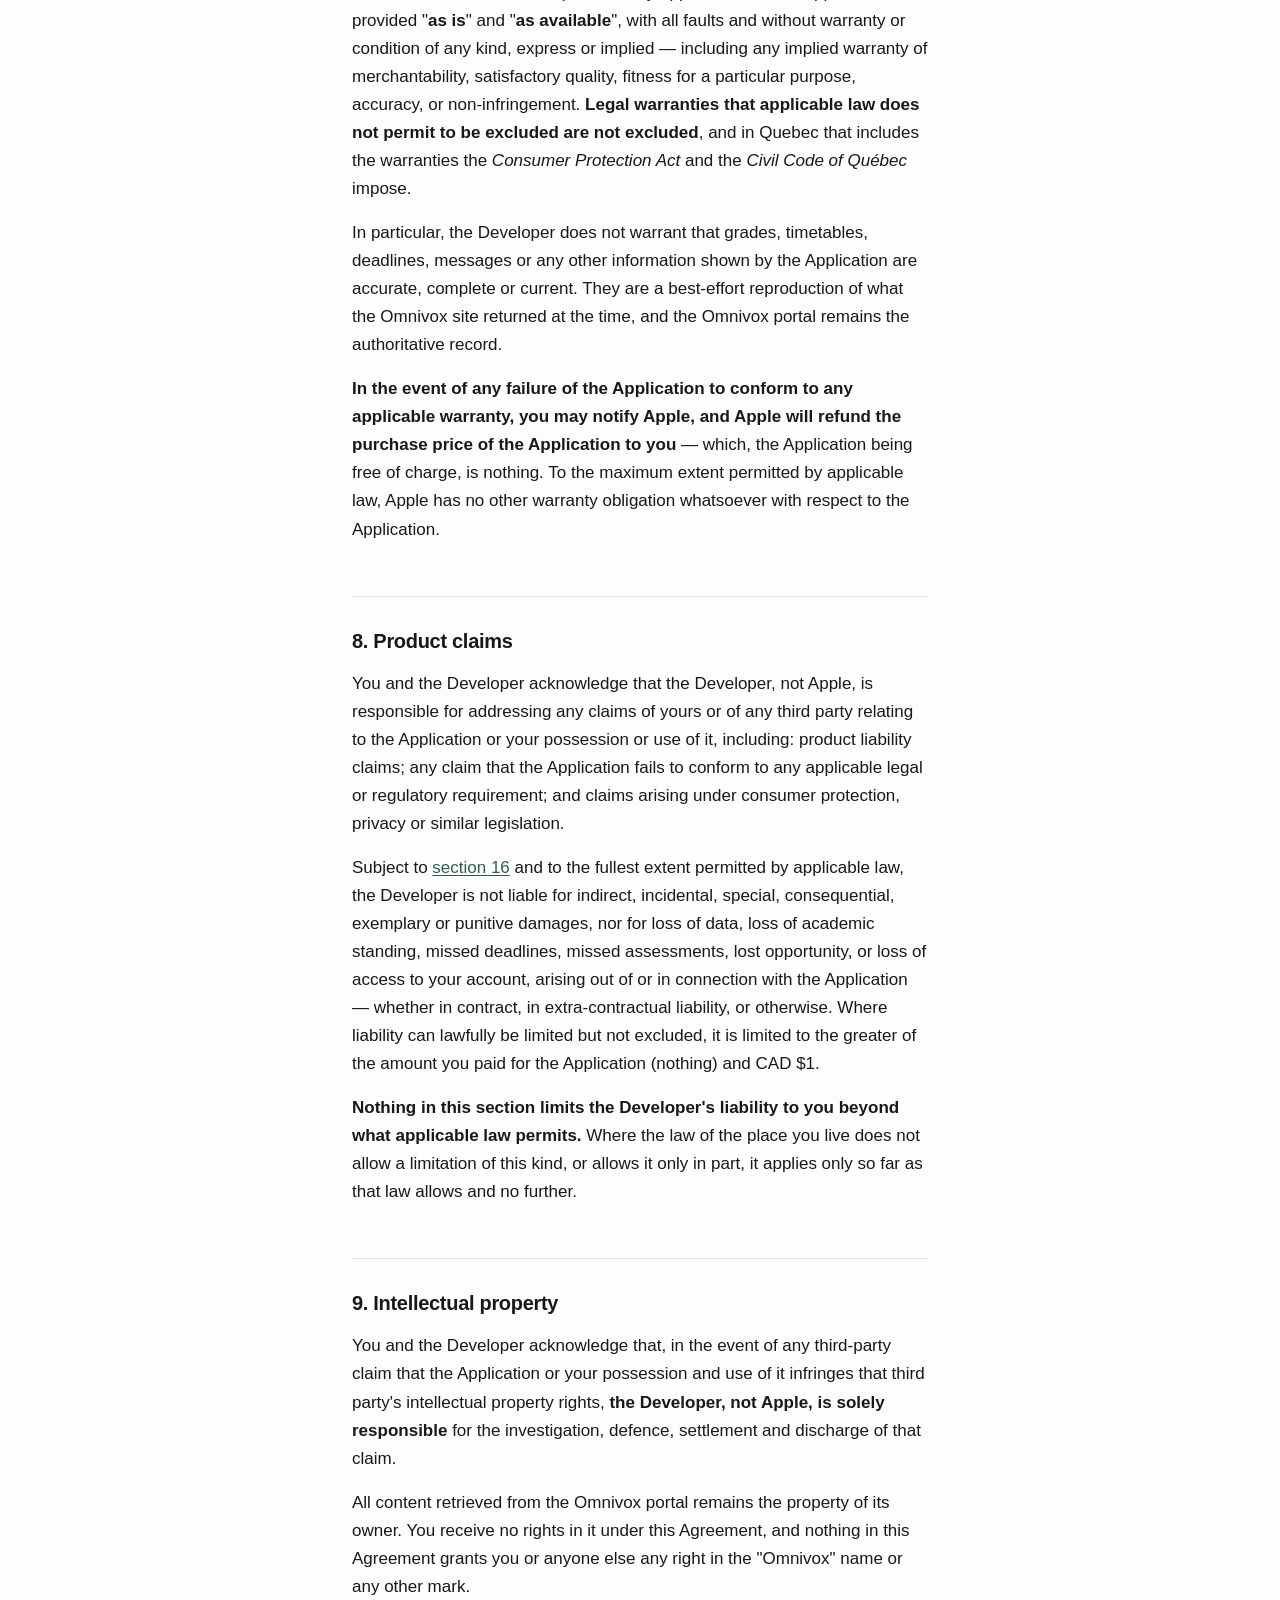
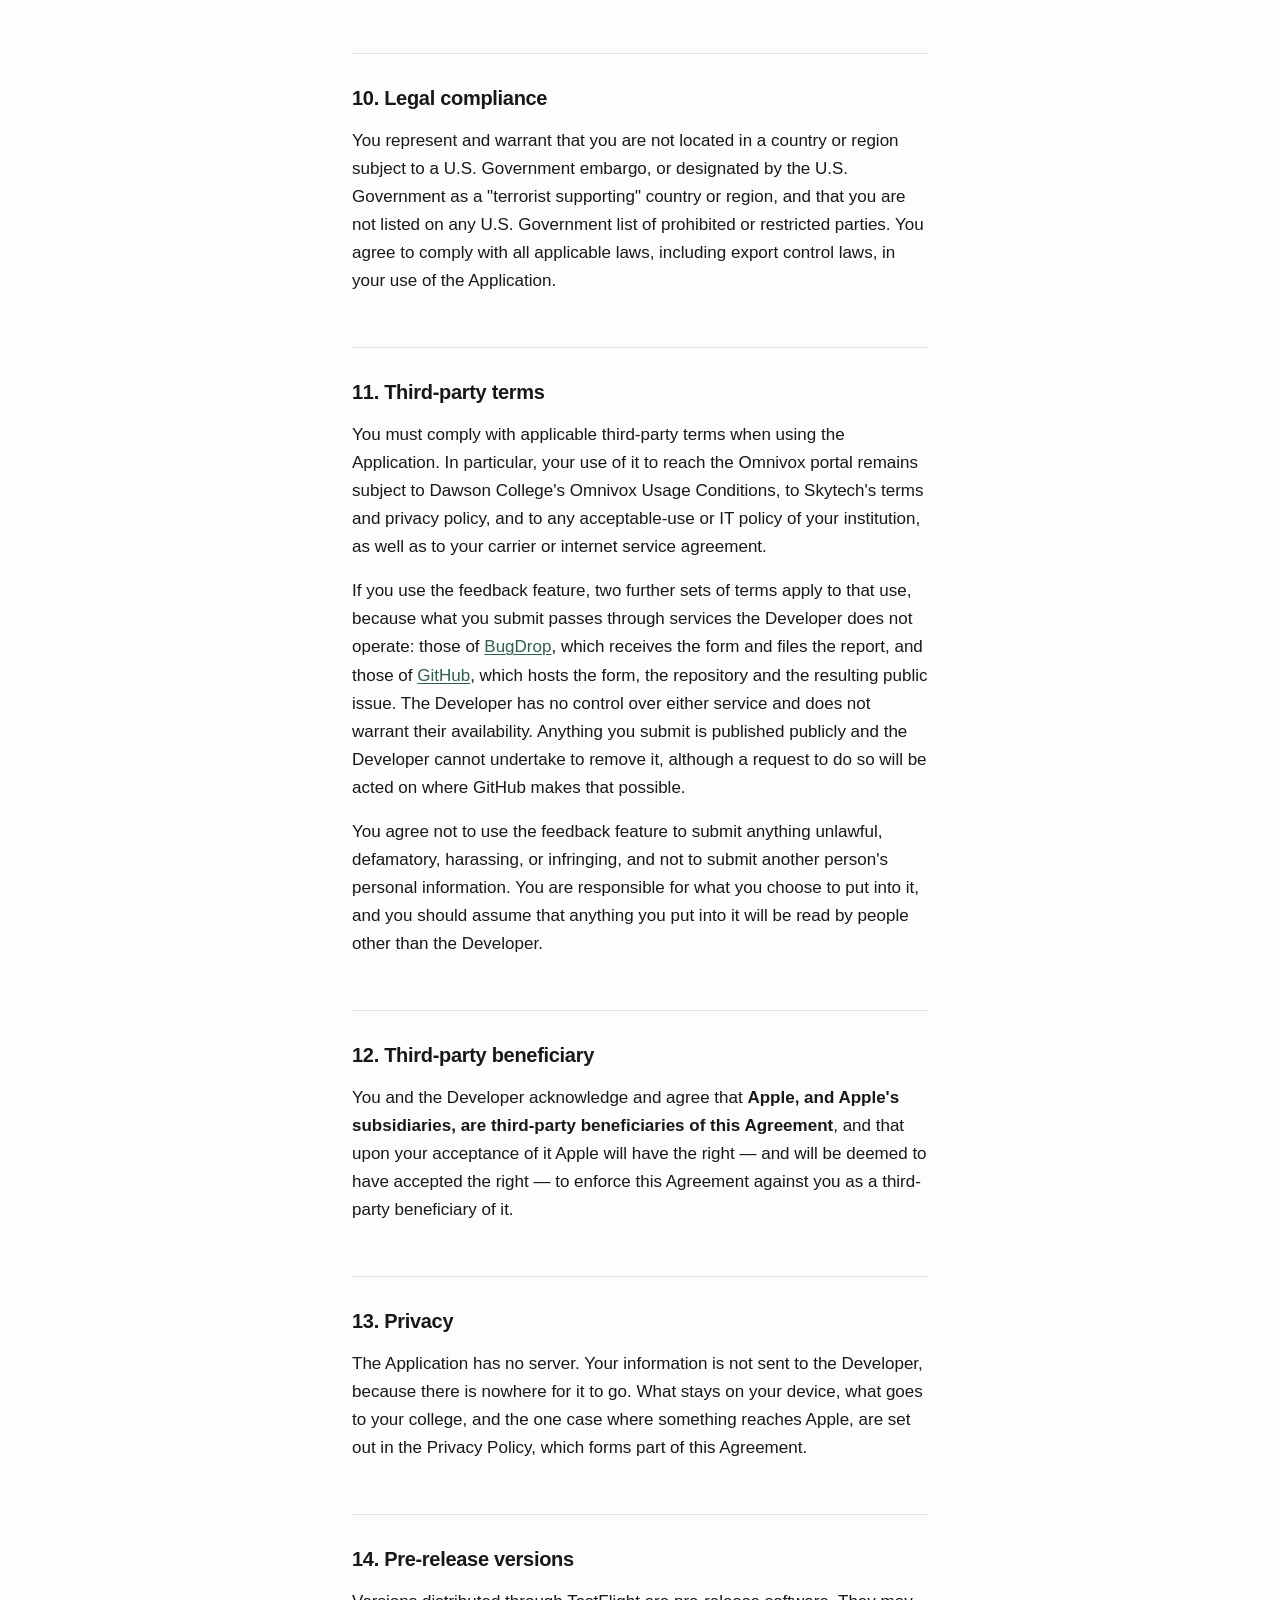
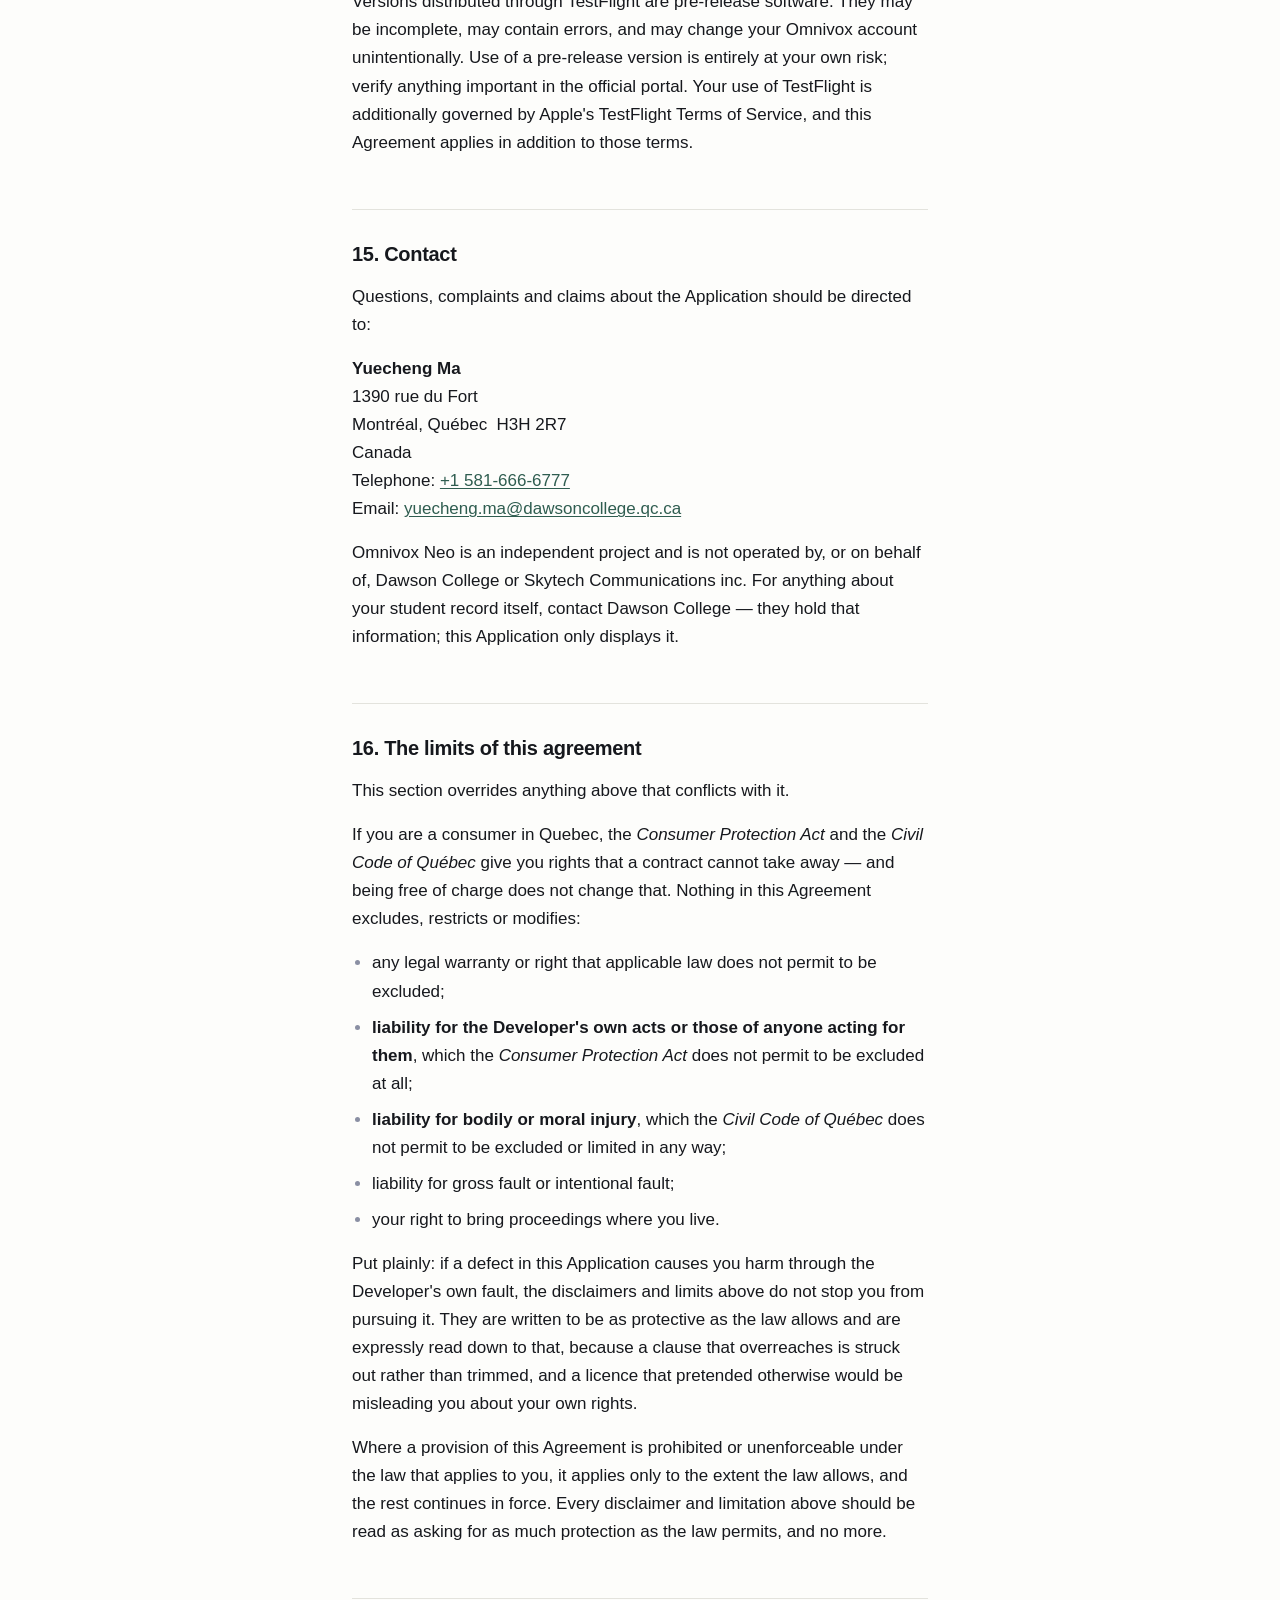
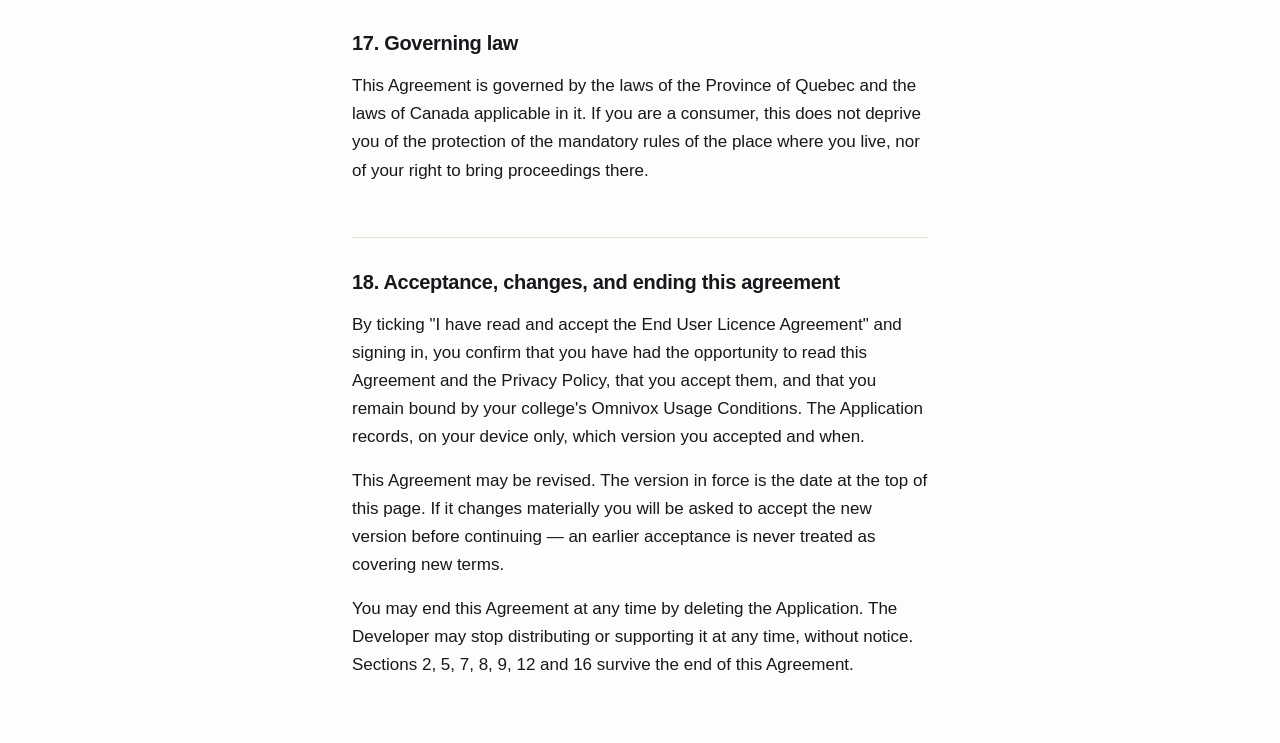
<file: OmnivoxNeo/Legal/eula-en.html>
<!DOCTYPE html>
<html lang="en">
<head>
<meta charset="utf-8">
<meta name="viewport" content="width=device-width, initial-scale=1">
<title>End User Licence Agreement — Omnivox Neo</title>
<meta name="description" content="The terms for using Omnivox Neo, an unofficial independent client for the Omnivox student portal. It is not affiliated with Dawson College or Skytech, and it is not a replacement for Omnivox.">
<meta name="robots" content="index, follow">
<link rel="stylesheet" href="style.css">
</head>
<body>

<header>
  <h1>End User Licence Agreement</h1>
  <p class="standfirst">Omnivox Neo is an unofficial app made by one student. It is not Omnivox, it is not endorsed by your college, and it is not a replacement for either. Please read this before you sign in with it.</p>
  <p class="stamp">Version 2026-10-13b</p>
</header>

<main>

<div class="aside">
  <h3>The short version, in plain words</h3>
  <p>This app talks to your college's Omnivox server using your own account. It is not made by your college or by Skytech, it has no permission from either, and it can break. If it breaks it can get things wrong <em>in your real account</em> — a message sent to the wrong person, a message deleted, an authenticator removed. You are the one signed in, so you carry what happens under your login. If that is not a risk you want, use the official Omnivox website or the official Omnivox Mobile app, which is what they are for.</p>
  <p>The rest of this page says the same thing at the length the App Store requires. Nothing below takes away a right Quebec or Canadian law gives you — see <a href="#limits">section 16</a>.</p>
</div>

<h2 id="acknowledgement">1. Acknowledgement</h2>

<p>This End User Licence Agreement ("<strong>Agreement</strong>") is a binding agreement between you and <strong>Yuecheng Ma</strong>, an individual developer in Quebec, Canada ("<strong>the Developer</strong>", "we", "us"), governing your use of the Omnivox Neo application for iPhone, iPad and Mac ("<strong>the Application</strong>").</p>

<p>You acknowledge that this Agreement is concluded between you and the Developer only, and <strong>not with Apple Inc.</strong> ("Apple"). The Developer, not Apple, is solely responsible for the Application and its content. This Agreement does not provide usage rules for the Application that conflict with the Apple Media Services Terms and Conditions, and in the event of a conflict those Terms prevail.</p>

<p>Neither Apple, nor Skytech Communications inc., nor Dawson College is a party to this Agreement.</p>

<p>This Agreement is supplied in place of Apple's standard Licensed Application End User Licence Agreement. If any provision of this Agreement is held unenforceable, the corresponding provision of Apple's standard Licensed Application End User Licence Agreement applies in its place, to the maximum extent permitted by law.</p>

<h2 id="not-omnivox">2. This is not Omnivox, and it is not a replacement for Omnivox</h2>

<p>This is the most important section on the page, so it is near the top.</p>

<ul>
  <li><strong>No affiliation.</strong> Omnivox Neo is an independent, unofficial application. It is not made, published, endorsed, sponsored, certified, authorised or supported by Skytech Communications inc. (the maker of Omnivox), by Dawson College, or by Apple. None of them has reviewed or approved it.</li>
  <li><strong>Trademarks.</strong> "Omnivox", "Léa" and "MIO" are marks of Skytech Communications inc.; "Dawson College" and its logos are marks of Dawson College. They remain the property of their owners and are used here only to describe, truthfully, the service this Application is compatible with.</li>
  <li><strong>Not a replacement.</strong> The Application is not a replacement for, a successor to, or an improvement upon Omnivox. The official Omnivox website and the official Omnivox Mobile app remain the only official way to use your student account, the authoritative record, and the only ones your college supports.</li>
  <li><strong>It does less, and it may be wrong.</strong> The Application implements only part of what Omnivox does, may omit features Omnivox has, and may display information that differs from the portal. Anything that matters — a grade, a deadline, a notice, a payment, a form — <strong>must be checked on the official Omnivox site</strong>. Do not rely on this Application as your only view of your account.</li>
  <li><strong>What it actually is.</strong> At your direction and with credentials you type in, the Application requests the same pages from the same servers you would otherwise open in a browser, and draws them in a different layout. That is the entirety of its relationship to Omnivox.</li>
  <li><strong>It can stop working at any time.</strong> It depends on the structure of pages your college and Skytech control and may change without notice. When they change, parts of the Application will show wrong information or stop working, perhaps permanently.</li>
</ul>

<h3>Things the Application does that Omnivox does not</h3>

<p>Section 2 says the Application does less than Omnivox. In places it also does <em>more</em>, and that needs saying just as plainly. It already adds a Home Screen widget, a built-in two-factor authenticator, a saved timetable that works without a signal, course colours and wallpapers, calendar sync, and — under <strong>Account → Feedback and Roadmap</strong> — a way to report a bug or ask for a feature and to read the public list of what others have reported. That last one is the only part of the Application that sends anything to a party other than your college, it does so only when you fill in its form and submit it, and <strong>what you submit is published publicly</strong> as an issue on the project's GitHub repository. It is described in full in the Privacy Policy, which you should read before using it.</p>

<p>None of those are Omnivox features, none of them come from Skytech or your college, and your college does not support them. Three commitments apply to every one of them, now and in future:</p>

<ul>
  <li><strong>No added feature will exist in order to collect information about you.</strong> That is not what any of them are for, and it will not quietly become what they are for. There is no analytics in this Application, no usage measurement, no profiling, and no advertising, and none will be added.</li>
  <li><strong>Anything that sends something off your device will be optional, off until you switch it on, and honest about what it sends.</strong> It will tell you what leaves, and where it goes, <em>before</em> it goes — not in a settings screen you were supposed to find. It will send the least that makes the feature work, and nothing collected for one purpose will be reused for another.</li>
  <li><strong>It will be written down before it ships.</strong> Any new feature that touches your information will appear in this Agreement and in the Privacy Policy, with the version date moved, and you will be asked to accept the revised terms — not told afterwards.</li>
</ul>

<p>Being unofficial is not a reason to be unclear. It is the reason to be clearer: you have no institution standing behind this Application, so the only thing you have is what it tells you about itself, and that has to be true.</p>

<h2 id="licence">3. Scope of licence</h2>

<p>The Developer grants you a revocable, non-exclusive, non-transferable, limited licence to use the Application on Apple-branded products that you own or control, as permitted by the Usage Rules set out in the Apple Media Services Terms and Conditions — except that the Application may also be accessed, acquired and used by other accounts associated with you through Family Sharing, volume purchasing, or Legacy Contacts.</p>

<p>You may not:</p>
<ul>
  <li>distribute, sub-licence, rent, lease, lend, or make the Application available over a network where it could be used by several devices at once;</li>
  <li>reverse engineer, decompile, disassemble or modify the Application, except where that restriction is prohibited by applicable law or by the terms of an open-source licence governing a component of it;</li>
  <li>use the Application with any Omnivox account other than your own, or to read, send or alter any other person's records;</li>
  <li>use the Application in any way that breaches your college's Omnivox Usage Conditions or the terms governing Omnivox.</li>
</ul>

<p>The Developer reserves all rights not expressly granted.</p>

<h2 id="account">4. Your account, and your college's terms</h2>

<p>The Application creates no account. It uses the Omnivox account your college already gave you.</p>

<ul>
  <li>You are responsible for your own credentials and for everything done with them, including everything the Application does while signed in as you.</li>
  <li><strong>Your college's terms still apply.</strong> Using the Application does not change, replace or override the <a href="https://dawsoncollege.omnivox.ca/intr/Module/Information/Conditions.aspx" rel="noopener">Omnivox Usage Conditions</a> your college sets, or Skytech's <a href="https://skytech.com/en/confid-omnivox" rel="noopener">Omnivox privacy policy</a>. You remain bound by both.</li>
  <li><strong>Your college has not authorised this Application.</strong> Reaching your account through unofficial software may be contrary to your college's conditions. You are responsible for deciding whether to do so and for the consequences if your college objects, including any action it takes against your account. The Developer makes no representation that such use is permitted by Dawson College or Skytech.</li>
  <li>Do not use the Application to collect, store or redistribute information about other students or staff beyond your own ordinary use of your own account.</li>
</ul>

<h2 id="risk">5. What the Application can do to your account, and the risk you accept</h2>

<p>The Application does not only read. To be useful it also acts in your account: with your instruction it can <strong>send MIO messages, delete them, flag and file them, choose recipients, mark items read, write entries into your device calendar, and enrol or remove a two-factor authentication method</strong>. It does these by driving your college's own web pages automatically, on the live portal, and some of them cannot be undone.</p>

<p>Because the Application interprets pages that Skytech and your college may change without notice, a defect in it — a bug, a mistaken assumption, or a change it misreads — <strong>can cause changes in your real account that you did not intend</strong>. Realistically that includes:</p>

<ul>
  <li>a message sent to the wrong recipient, or sent when you did not mean to send one;</li>
  <li>a message deleted, flagged or filed that you wanted kept;</li>
  <li>a two-factor authenticator enrolled, replaced or removed, which can lock you out of your own account until your college restores it;</li>
  <li>calendar entries created, changed or deleted;</li>
  <li>information shown wrongly, incompletely or out of date — a grade, a deadline, a room, a time — on which you might act;</li>
  <li>a session left in a state your college's system rejects, requiring you to sign in again or contact your college.</li>
</ul>

<p><strong>You acknowledge and accept these risks.</strong> You acknowledge that the Application is independent, unofficial software provided free of charge; that it has not been reviewed or certified by your college, by Skytech, or by anyone else; and that you use it on your own judgement. You agree to verify any consequential action in the official Omnivox portal. If an outcome above would cause you serious academic or financial harm, do not use the Application for that purpose — use the official site.</p>

<p>To be exact about what that paragraph is and is not: it is a <strong>disclosure</strong>, so that you know what this Application can do before you let it do it. <strong>It is not a waiver of your legal rights, and it is not capable of being one.</strong> Under Quebec's <em>Consumer Protection Act</em> a merchant cannot be released from the consequences of their own acts, and no consumer can waive the rights that Act gives them — so nothing in this section, or anywhere else in this Agreement, releases the Developer from liability for their own fault. What this section does is make sure you are not surprised. See <a href="#limits">section 16</a>.</p>

<h2 id="support">6. Maintenance and support</h2>

<p>The Developer is solely responsible for providing any maintenance and support for the Application, as required by applicable law. You and the Developer acknowledge that <strong>Apple has no obligation whatsoever to furnish any maintenance or support services</strong> for it. Neither Skytech nor Dawson College provides any support for it either; for problems with your Omnivox account itself, contact your college.</p>

<p>Support is best-effort, by email, with no guaranteed response time and no commitment to continue. The Application is maintained by one person in their own time.</p>

<h2 id="warranty">7. Warranty</h2>

<p>The Developer is solely responsible for any product warranties, express or implied by law, to the extent not effectively disclaimed. Subject to <a href="#limits">section 16</a> and to the maximum extent permitted by applicable law, the Application is provided "<strong>as is</strong>" and "<strong>as available</strong>", with all faults and without warranty or condition of any kind, express or implied — including any implied warranty of merchantability, satisfactory quality, fitness for a particular purpose, accuracy, or non-infringement. <strong>Legal warranties that applicable law does not permit to be excluded are not excluded</strong>, and in Quebec that includes the warranties the <em>Consumer Protection Act</em> and the <em>Civil Code of Québec</em> impose.</p>

<p>In particular, the Developer does not warrant that grades, timetables, deadlines, messages or any other information shown by the Application are accurate, complete or current. They are a best-effort reproduction of what the Omnivox site returned at the time, and the Omnivox portal remains the authoritative record.</p>

<p><strong>In the event of any failure of the Application to conform to any applicable warranty, you may notify Apple, and Apple will refund the purchase price of the Application to you</strong> — which, the Application being free of charge, is nothing. To the maximum extent permitted by applicable law, Apple has no other warranty obligation whatsoever with respect to the Application.</p>

<h2 id="claims">8. Product claims</h2>

<p>You and the Developer acknowledge that the Developer, not Apple, is responsible for addressing any claims of yours or of any third party relating to the Application or your possession or use of it, including: product liability claims; any claim that the Application fails to conform to any applicable legal or regulatory requirement; and claims arising under consumer protection, privacy or similar legislation.</p>

<p>Subject to <a href="#limits">section 16</a> and to the fullest extent permitted by applicable law, the Developer is not liable for indirect, incidental, special, consequential, exemplary or punitive damages, nor for loss of data, loss of academic standing, missed deadlines, missed assessments, lost opportunity, or loss of access to your account, arising out of or in connection with the Application — whether in contract, in extra-contractual liability, or otherwise. Where liability can lawfully be limited but not excluded, it is limited to the greater of the amount you paid for the Application (nothing) and CAD $1.</p>

<p><strong>Nothing in this section limits the Developer's liability to you beyond what applicable law permits.</strong> Where the law of the place you live does not allow a limitation of this kind, or allows it only in part, it applies only so far as that law allows and no further.</p>

<h2 id="ip">9. Intellectual property</h2>

<p>You and the Developer acknowledge that, in the event of any third-party claim that the Application or your possession and use of it infringes that third party's intellectual property rights, <strong>the Developer, not Apple, is solely responsible</strong> for the investigation, defence, settlement and discharge of that claim.</p>

<p>All content retrieved from the Omnivox portal remains the property of its owner. You receive no rights in it under this Agreement, and nothing in this Agreement grants you or anyone else any right in the "Omnivox" name or any other mark.</p>

<h2 id="compliance">10. Legal compliance</h2>

<p>You represent and warrant that you are not located in a country or region subject to a U.S. Government embargo, or designated by the U.S. Government as a "terrorist supporting" country or region, and that you are not listed on any U.S. Government list of prohibited or restricted parties. You agree to comply with all applicable laws, including export control laws, in your use of the Application.</p>

<h2 id="third-party">11. Third-party terms</h2>

<p>You must comply with applicable third-party terms when using the Application. In particular, your use of it to reach the Omnivox portal remains subject to Dawson College's Omnivox Usage Conditions, to Skytech's terms and privacy policy, and to any acceptable-use or IT policy of your institution, as well as to your carrier or internet service agreement.</p>

<p>If you use the feedback feature, two further sets of terms apply to that use, because what you submit passes through services the Developer does not operate: those of <a href="https://bugdrop.dev" rel="noopener">BugDrop</a>, which receives the form and files the report, and those of <a href="https://docs.github.com/en/site-policy/github-terms-of-service" rel="noopener">GitHub</a>, which hosts the form, the repository and the resulting public issue. The Developer has no control over either service and does not warrant their availability. Anything you submit is published publicly and the Developer cannot undertake to remove it, although a request to do so will be acted on where GitHub makes that possible.</p>

<p>You agree not to use the feedback feature to submit anything unlawful, defamatory, harassing, or infringing, and not to submit another person's personal information. You are responsible for what you choose to put into it, and you should assume that anything you put into it will be read by people other than the Developer.</p>

<h2 id="beneficiary">12. Third-party beneficiary</h2>

<p>You and the Developer acknowledge and agree that <strong>Apple, and Apple's subsidiaries, are third-party beneficiaries of this Agreement</strong>, and that upon your acceptance of it Apple will have the right — and will be deemed to have accepted the right — to enforce this Agreement against you as a third-party beneficiary of it.</p>

<h2 id="privacy">13. Privacy</h2>

<p>The Application has no server. Your information is not sent to the Developer, because there is nowhere for it to go. What stays on your device, what goes to your college, and the one case where something reaches Apple, are set out in the Privacy Policy, which forms part of this Agreement.</p>

<h2 id="prerelease">14. Pre-release versions</h2>

<p>Versions distributed through TestFlight are pre-release software. They may be incomplete, may contain errors, and may change your Omnivox account unintentionally. Use of a pre-release version is entirely at your own risk; verify anything important in the official portal. Your use of TestFlight is additionally governed by Apple's TestFlight Terms of Service, and this Agreement applies in addition to those terms.</p>

<h2 id="contact">15. Contact</h2>

<p>Questions, complaints and claims about the Application should be directed to:</p>

<p><strong>Yuecheng Ma</strong><br>
1390 rue du Fort<br>
Montréal, Québec&nbsp;&nbsp;H3H 2R7<br>
Canada<br>
Telephone: <a href="tel:+15816666777">+1 581-666-6777</a><br>
Email: <a href="mailto:yuecheng.ma@dawsoncollege.qc.ca">yuecheng.ma@dawsoncollege.qc.ca</a></p>

<p>Omnivox Neo is an independent project and is not operated by, or on behalf of, Dawson College or Skytech Communications inc. For anything about your student record itself, contact Dawson College — they hold that information; this Application only displays it.</p>

<h2 id="limits">16. The limits of this agreement</h2>

<p>This section overrides anything above that conflicts with it.</p>

<p>If you are a consumer in Quebec, the <em>Consumer Protection Act</em> and the <em>Civil Code of Québec</em> give you rights that a contract cannot take away — and being free of charge does not change that. Nothing in this Agreement excludes, restricts or modifies:</p>

<ul>
  <li>any legal warranty or right that applicable law does not permit to be excluded;</li>
  <li><strong>liability for the Developer's own acts or those of anyone acting for them</strong>, which the <em>Consumer Protection Act</em> does not permit to be excluded at all;</li>
  <li><strong>liability for bodily or moral injury</strong>, which the <em>Civil Code of Québec</em> does not permit to be excluded or limited in any way;</li>
  <li>liability for gross fault or intentional fault;</li>
  <li>your right to bring proceedings where you live.</li>
</ul>

<p>Put plainly: if a defect in this Application causes you harm through the Developer's own fault, the disclaimers and limits above do not stop you from pursuing it. They are written to be as protective as the law allows and are expressly read down to that, because a clause that overreaches is struck out rather than trimmed, and a licence that pretended otherwise would be misleading you about your own rights.</p>

<p>Where a provision of this Agreement is prohibited or unenforceable under the law that applies to you, it applies only to the extent the law allows, and the rest continues in force. Every disclaimer and limitation above should be read as asking for as much protection as the law permits, and no more.</p>

<h2 id="law">17. Governing law</h2>

<p>This Agreement is governed by the laws of the Province of Quebec and the laws of Canada applicable in it. If you are a consumer, this does not deprive you of the protection of the mandatory rules of the place where you live, nor of your right to bring proceedings there.</p>

<h2 id="acceptance">18. Acceptance, changes, and ending this agreement</h2>

<p>By ticking "I have read and accept the End User Licence Agreement" and signing in, you confirm that you have had the opportunity to read this Agreement and the Privacy Policy, that you accept them, and that you remain bound by your college's Omnivox Usage Conditions. The Application records, on your device only, which version you accepted and when.</p>

<p>This Agreement may be revised. The version in force is the date at the top of this page. If it changes materially you will be asked to accept the new version before continuing — an earlier acceptance is never treated as covering new terms.</p>

<p>You may end this Agreement at any time by deleting the Application. The Developer may stop distributing or supporting it at any time, without notice. Sections 2, 5, 7, 8, 9, 12 and 16 survive the end of this Agreement.</p>

</main>

</body>
</html>
</file>
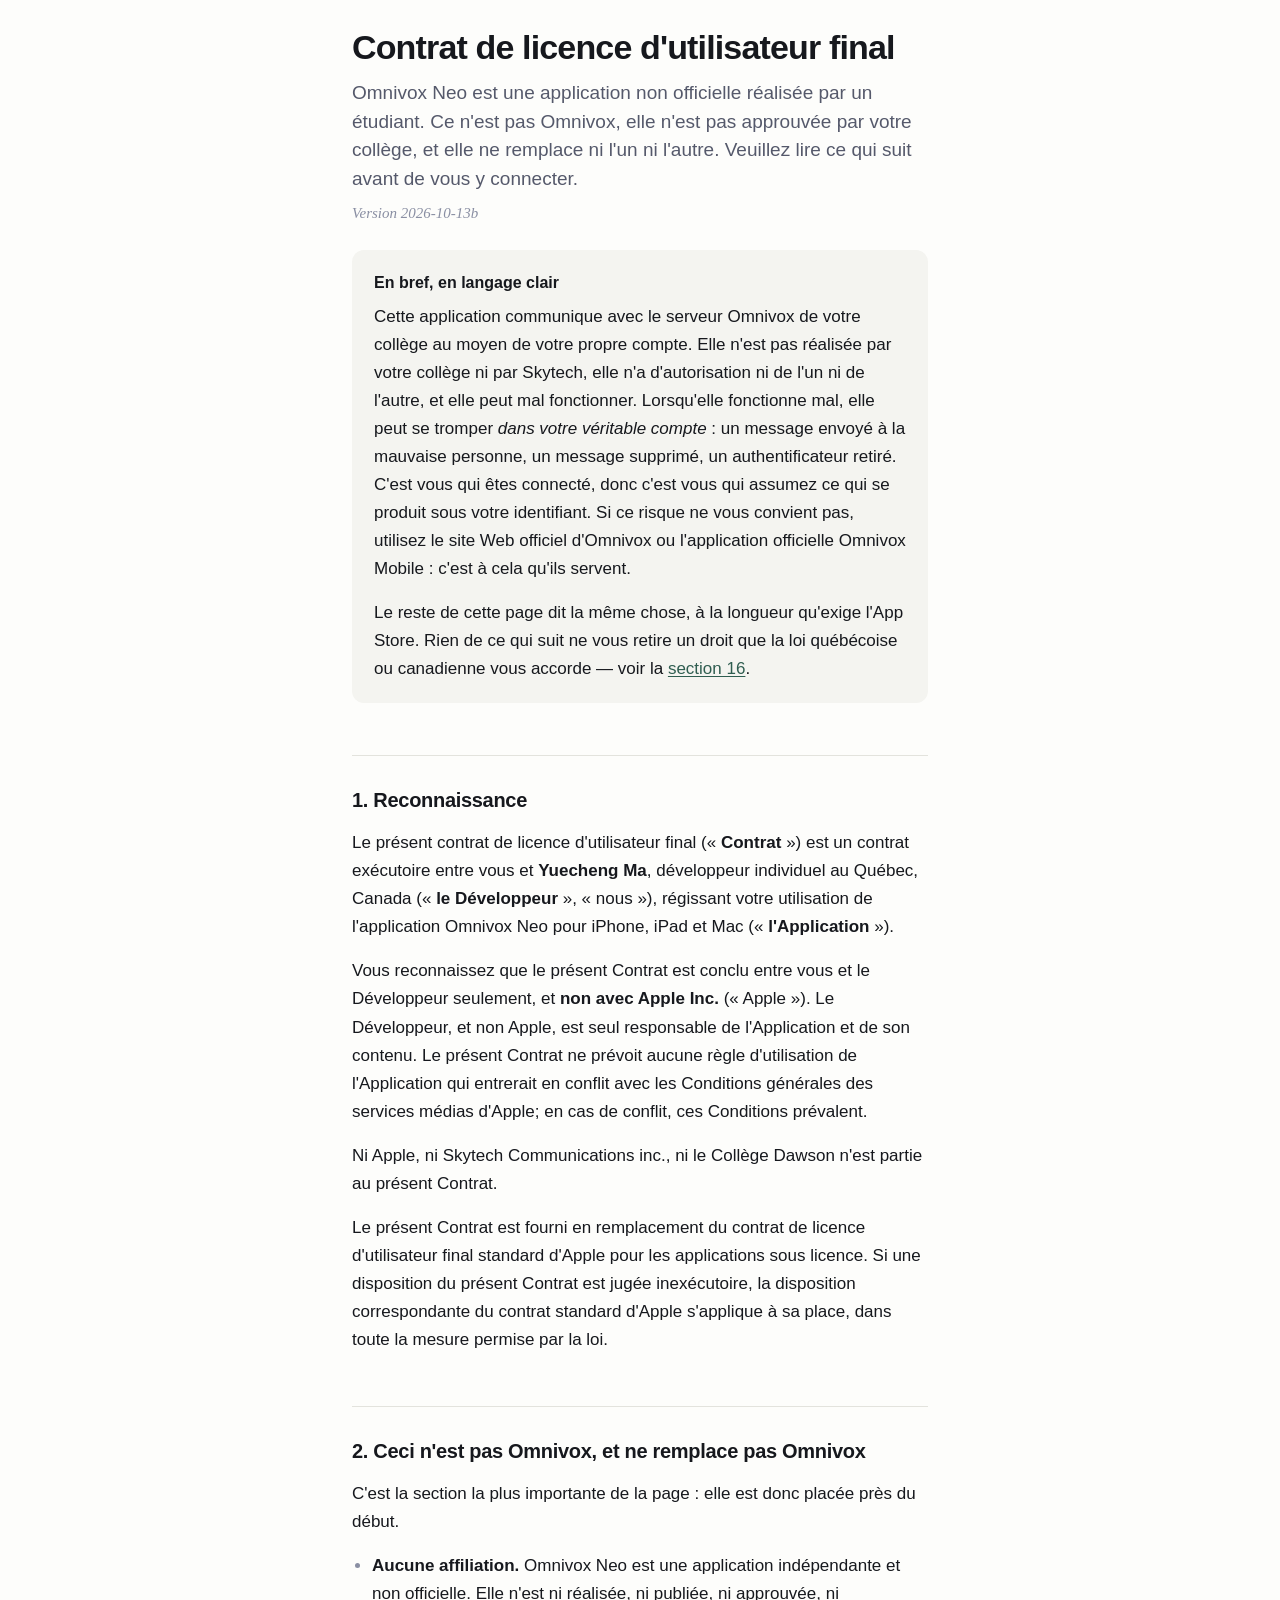
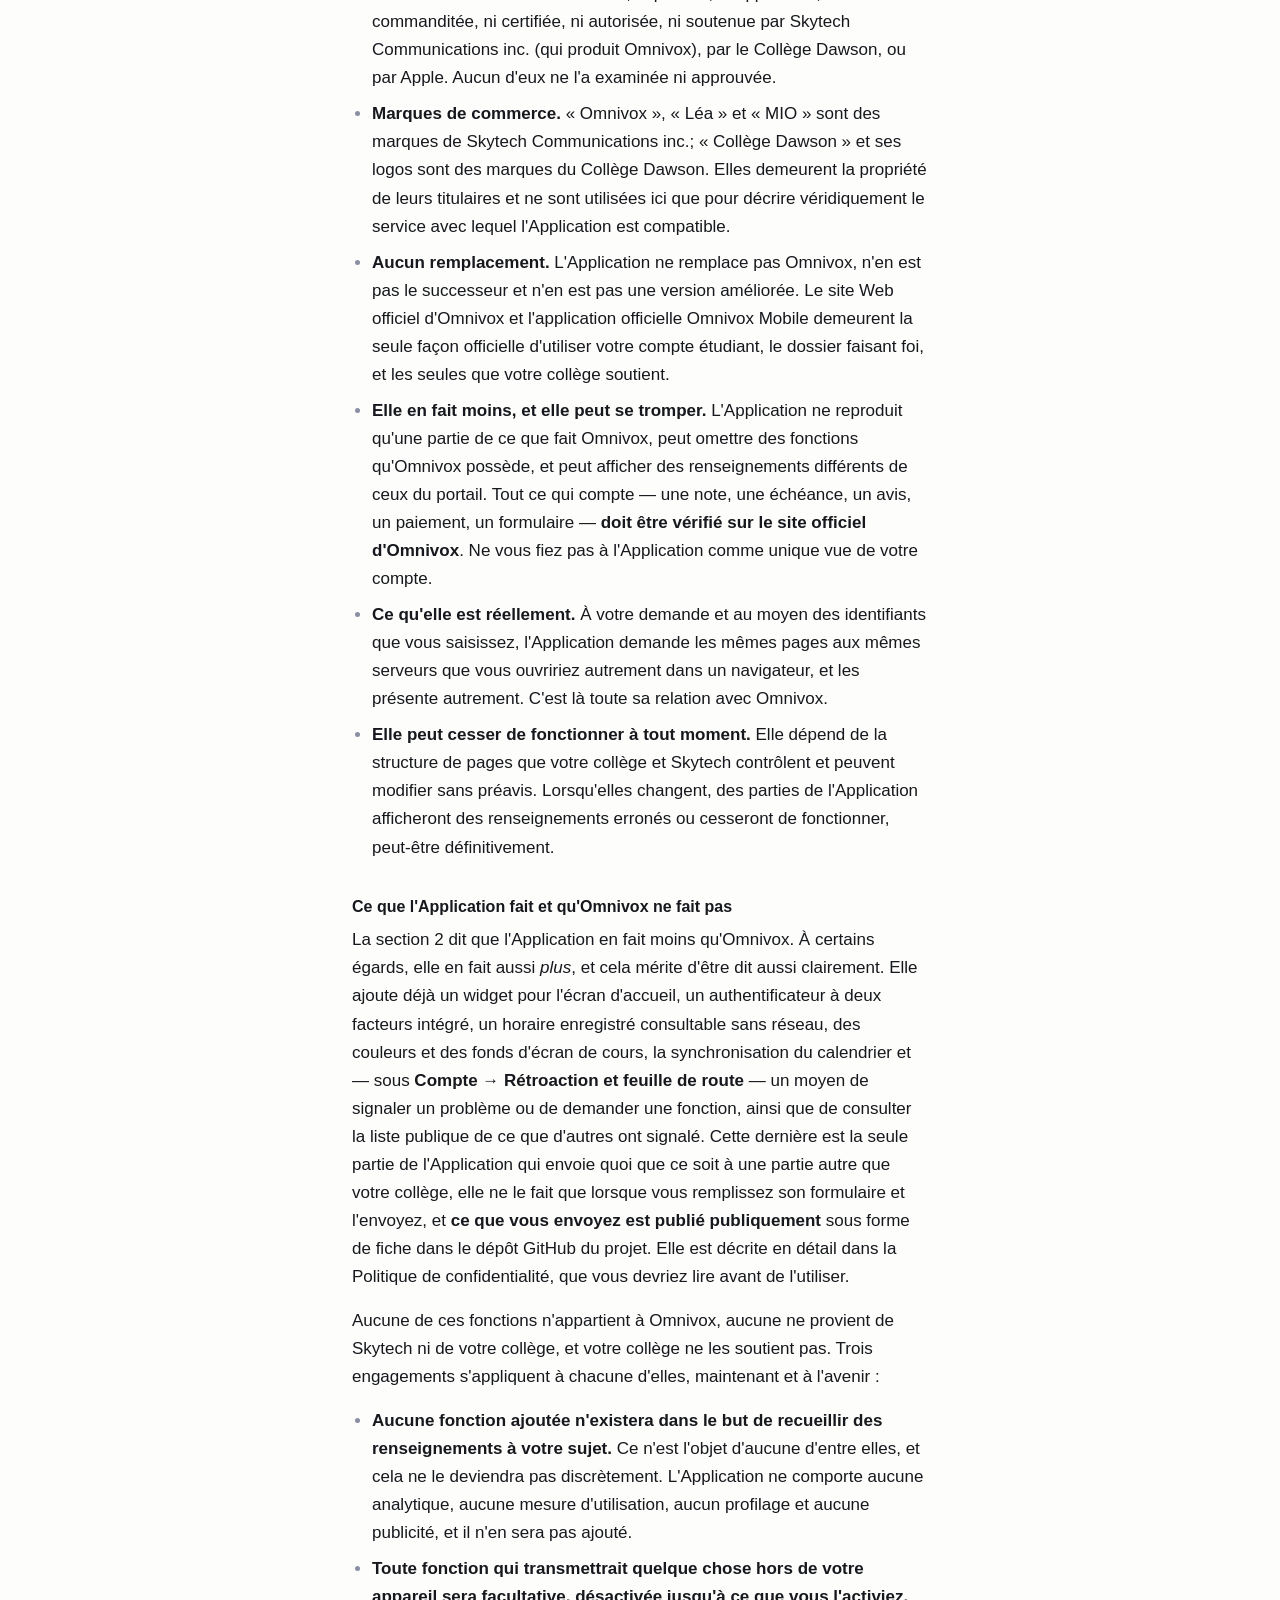
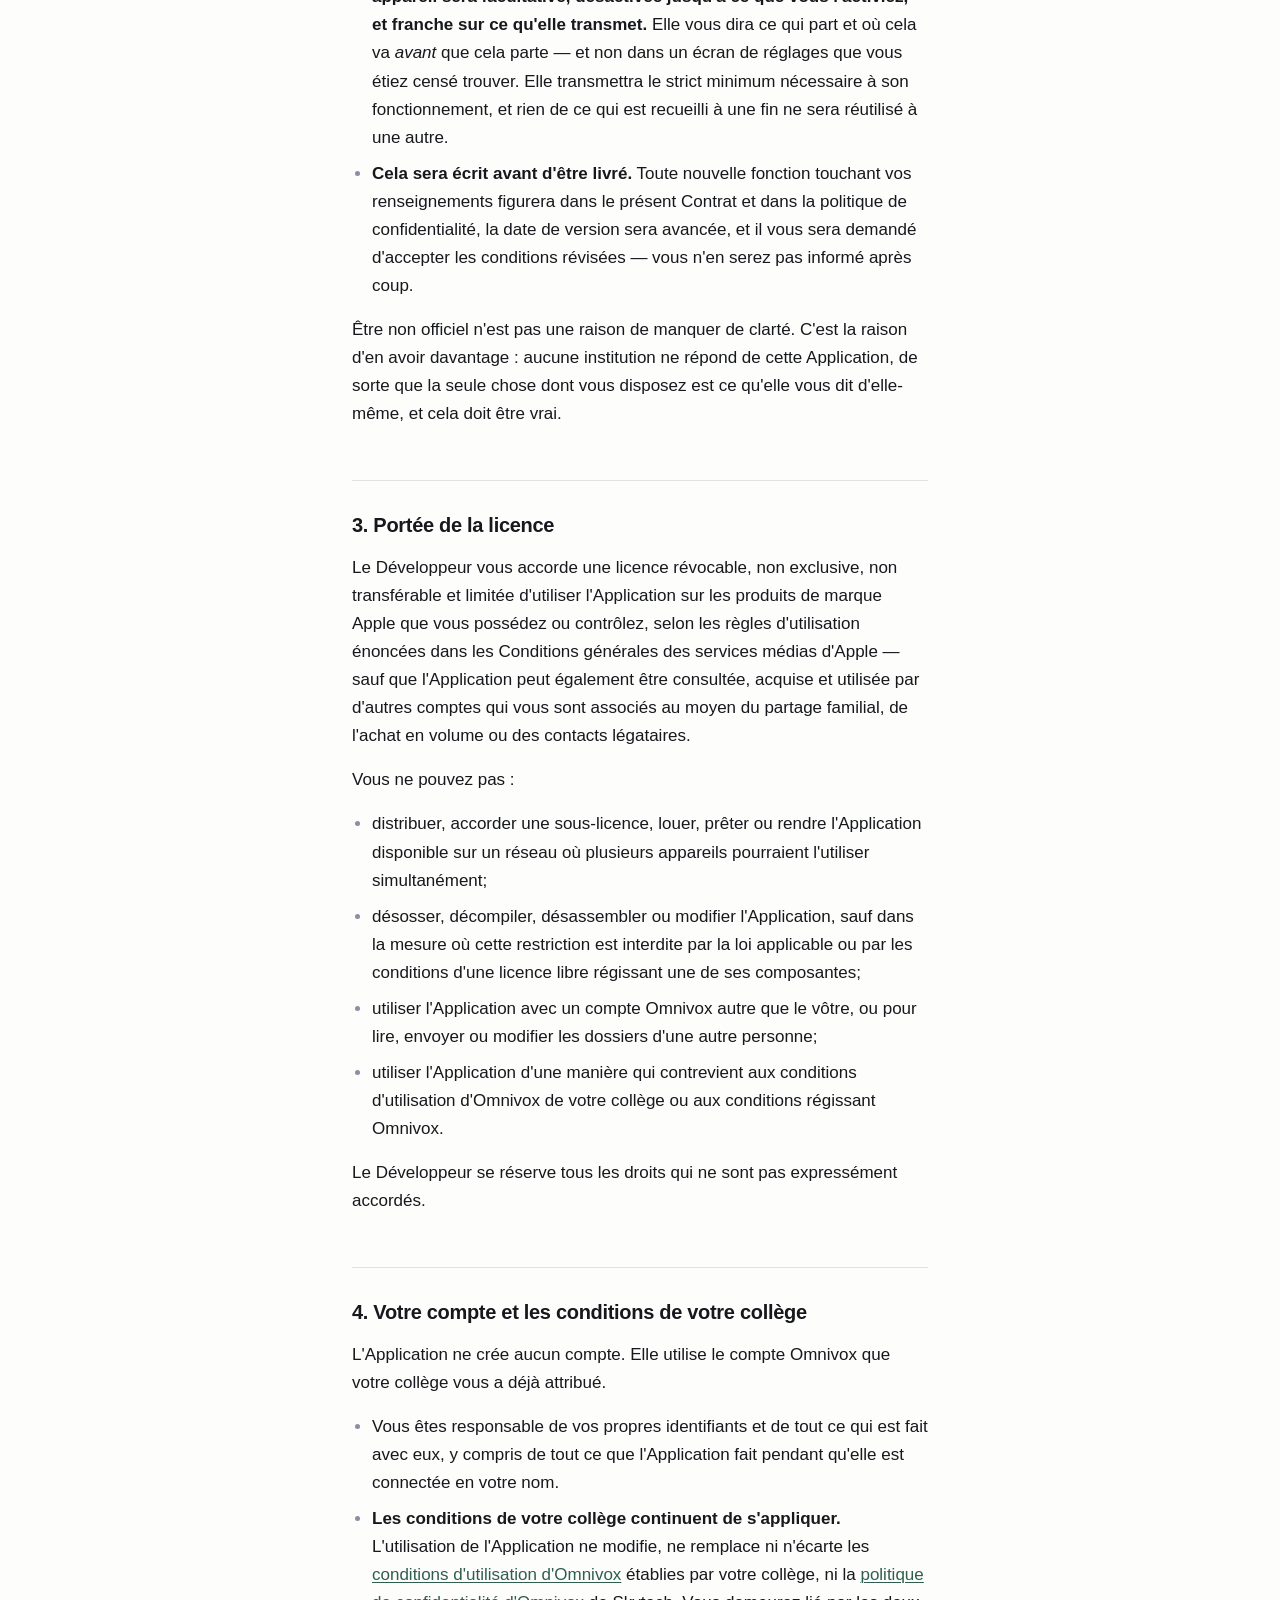
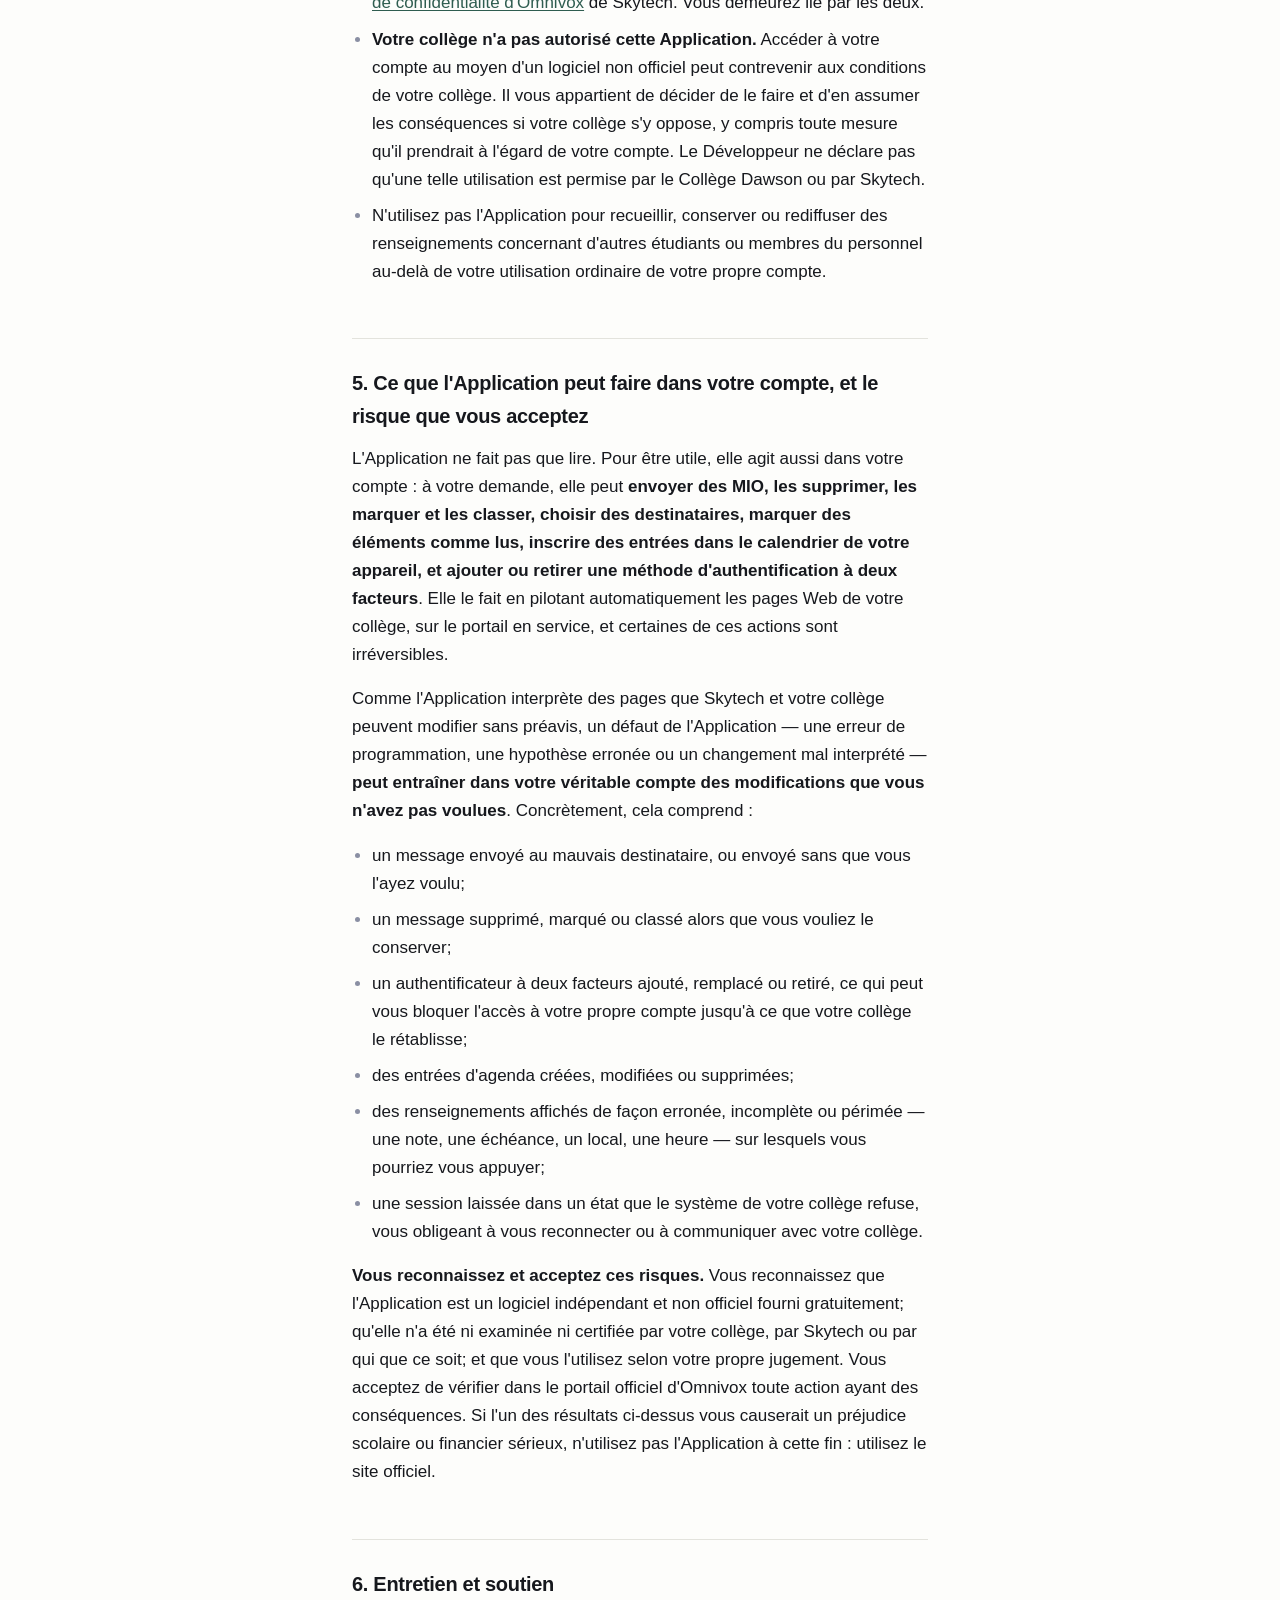
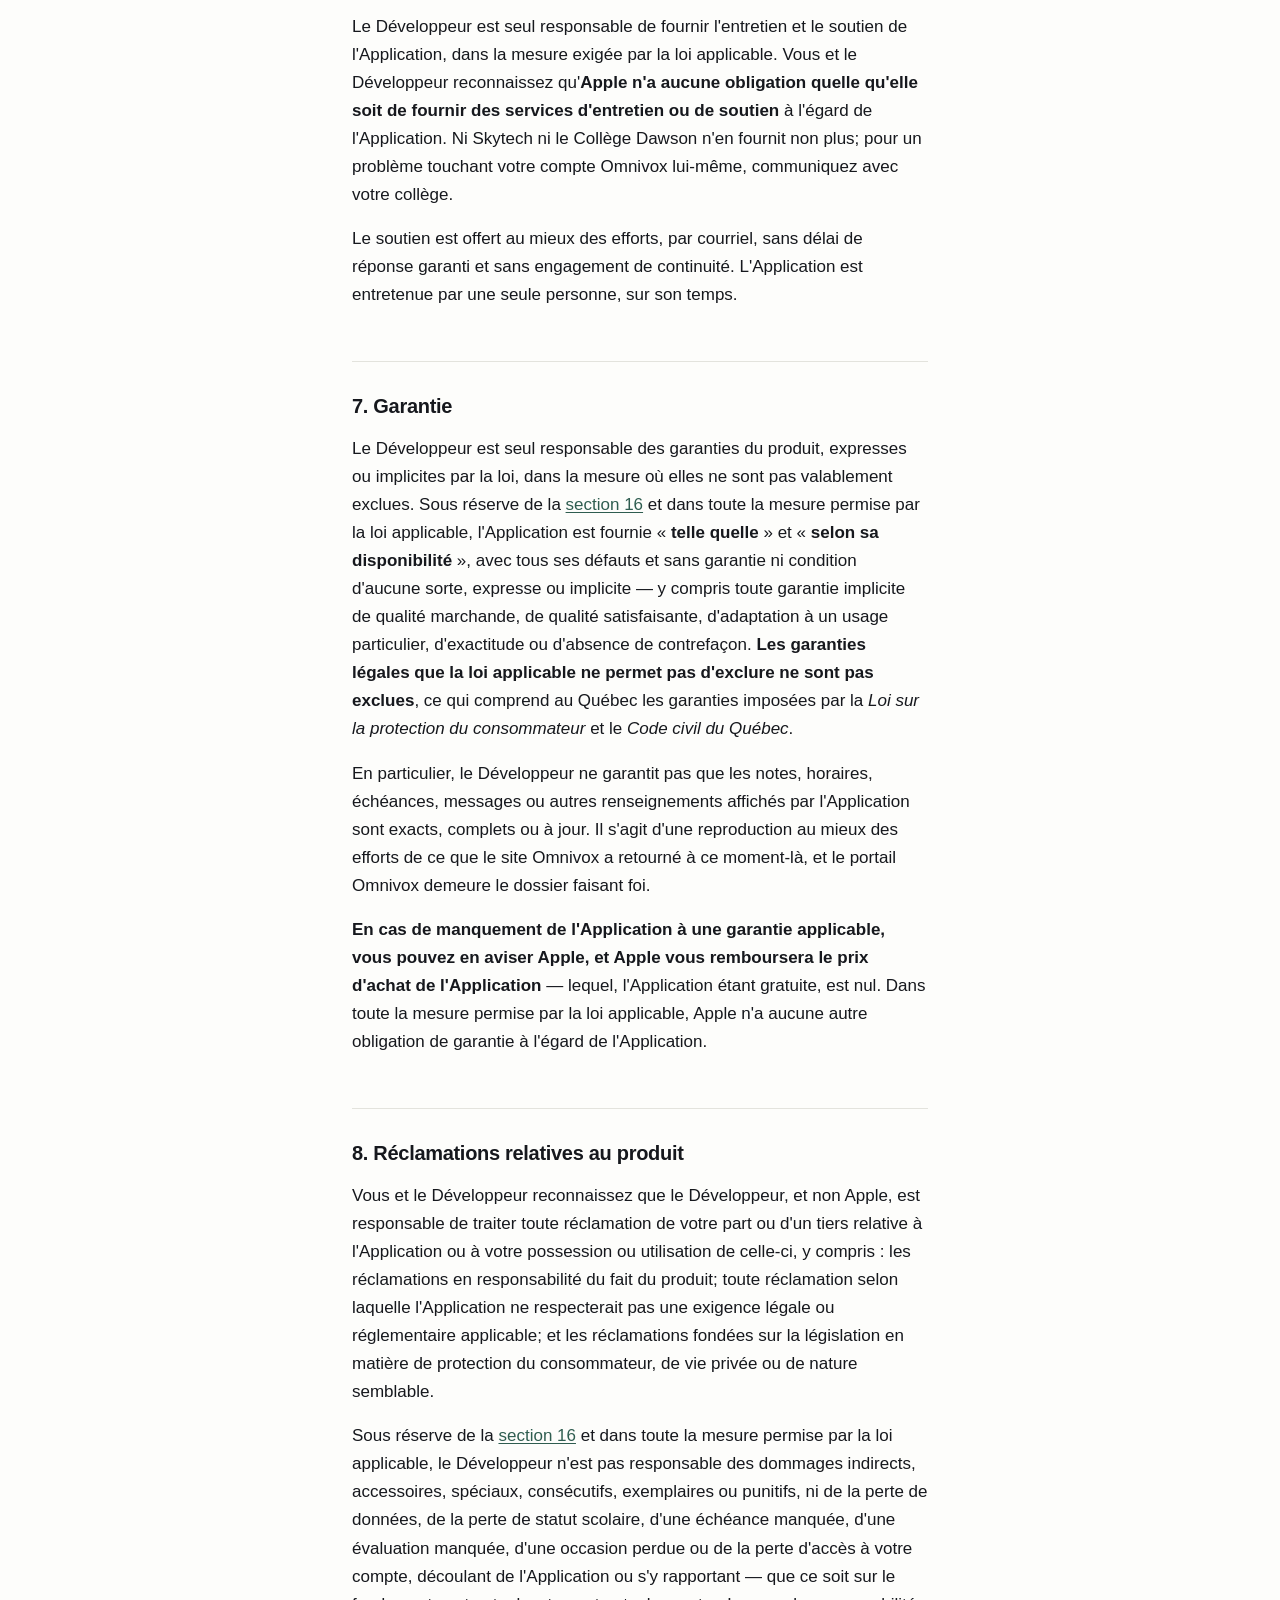
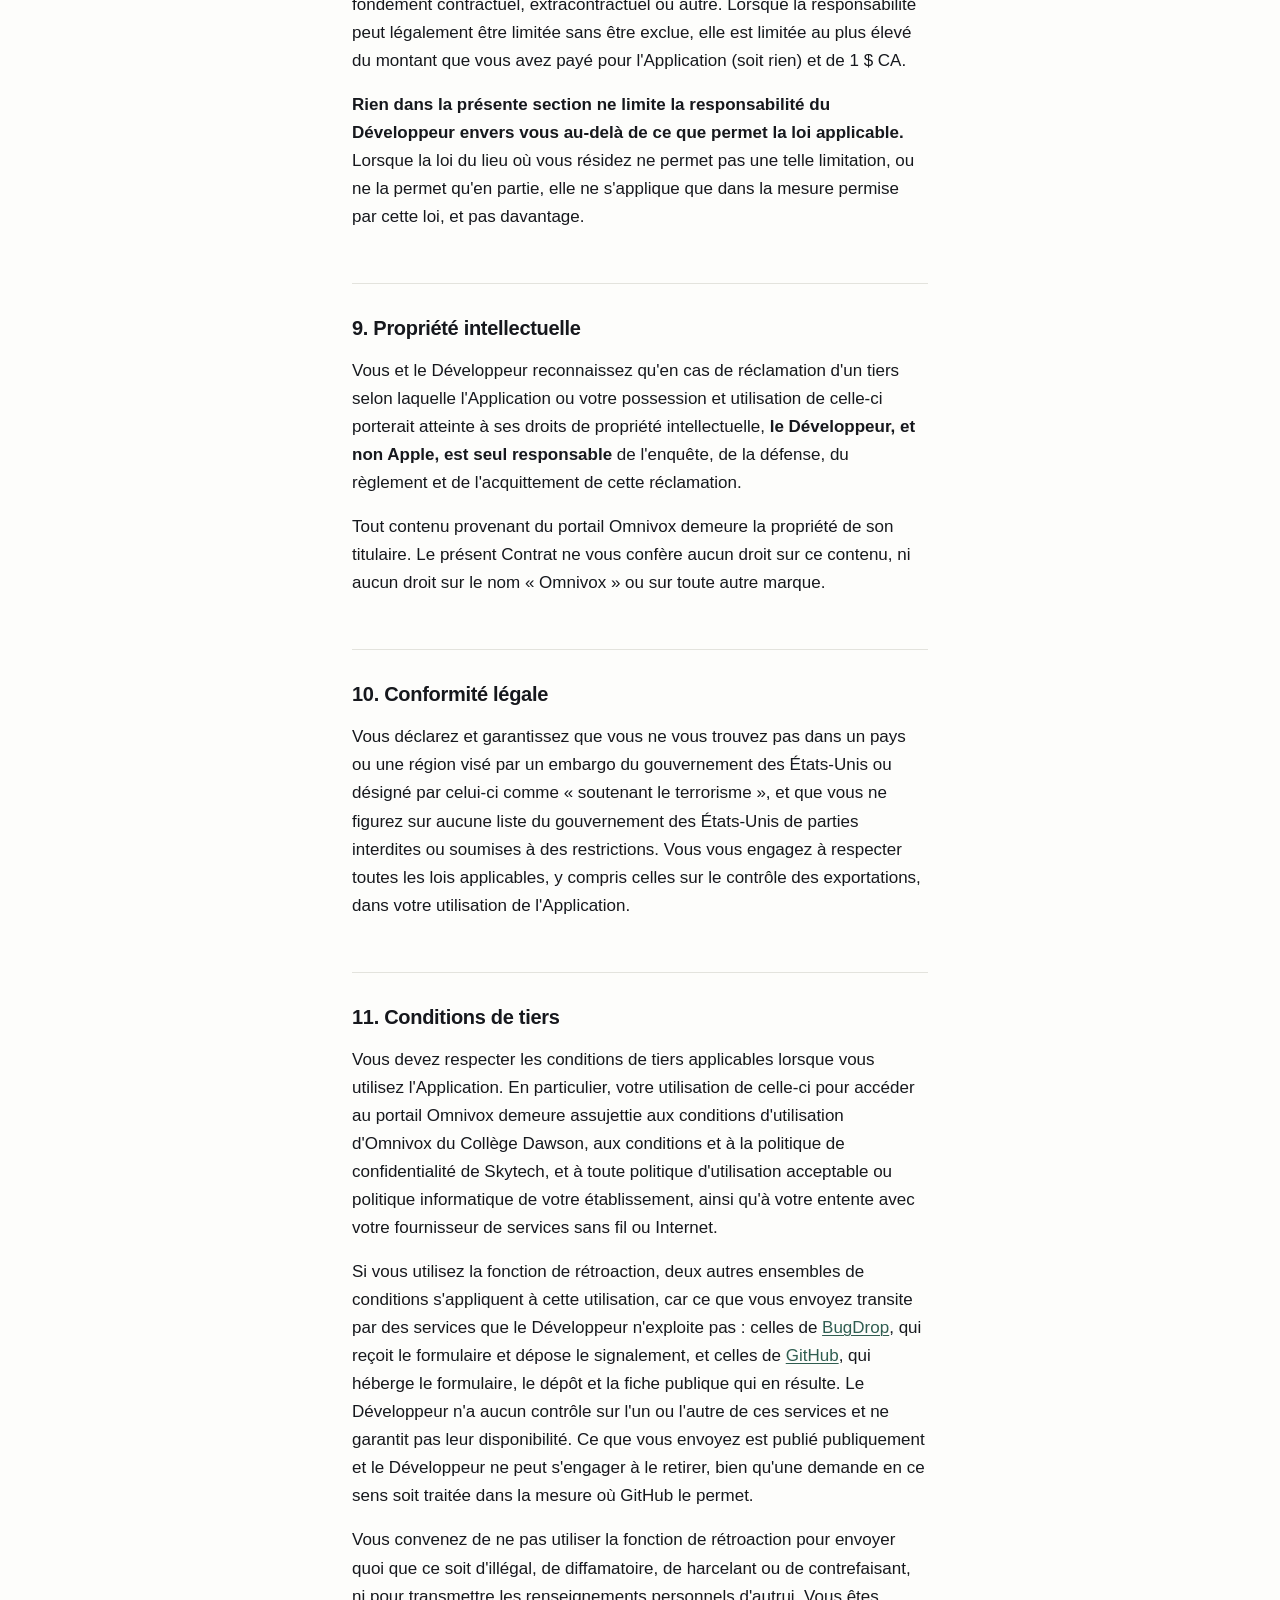
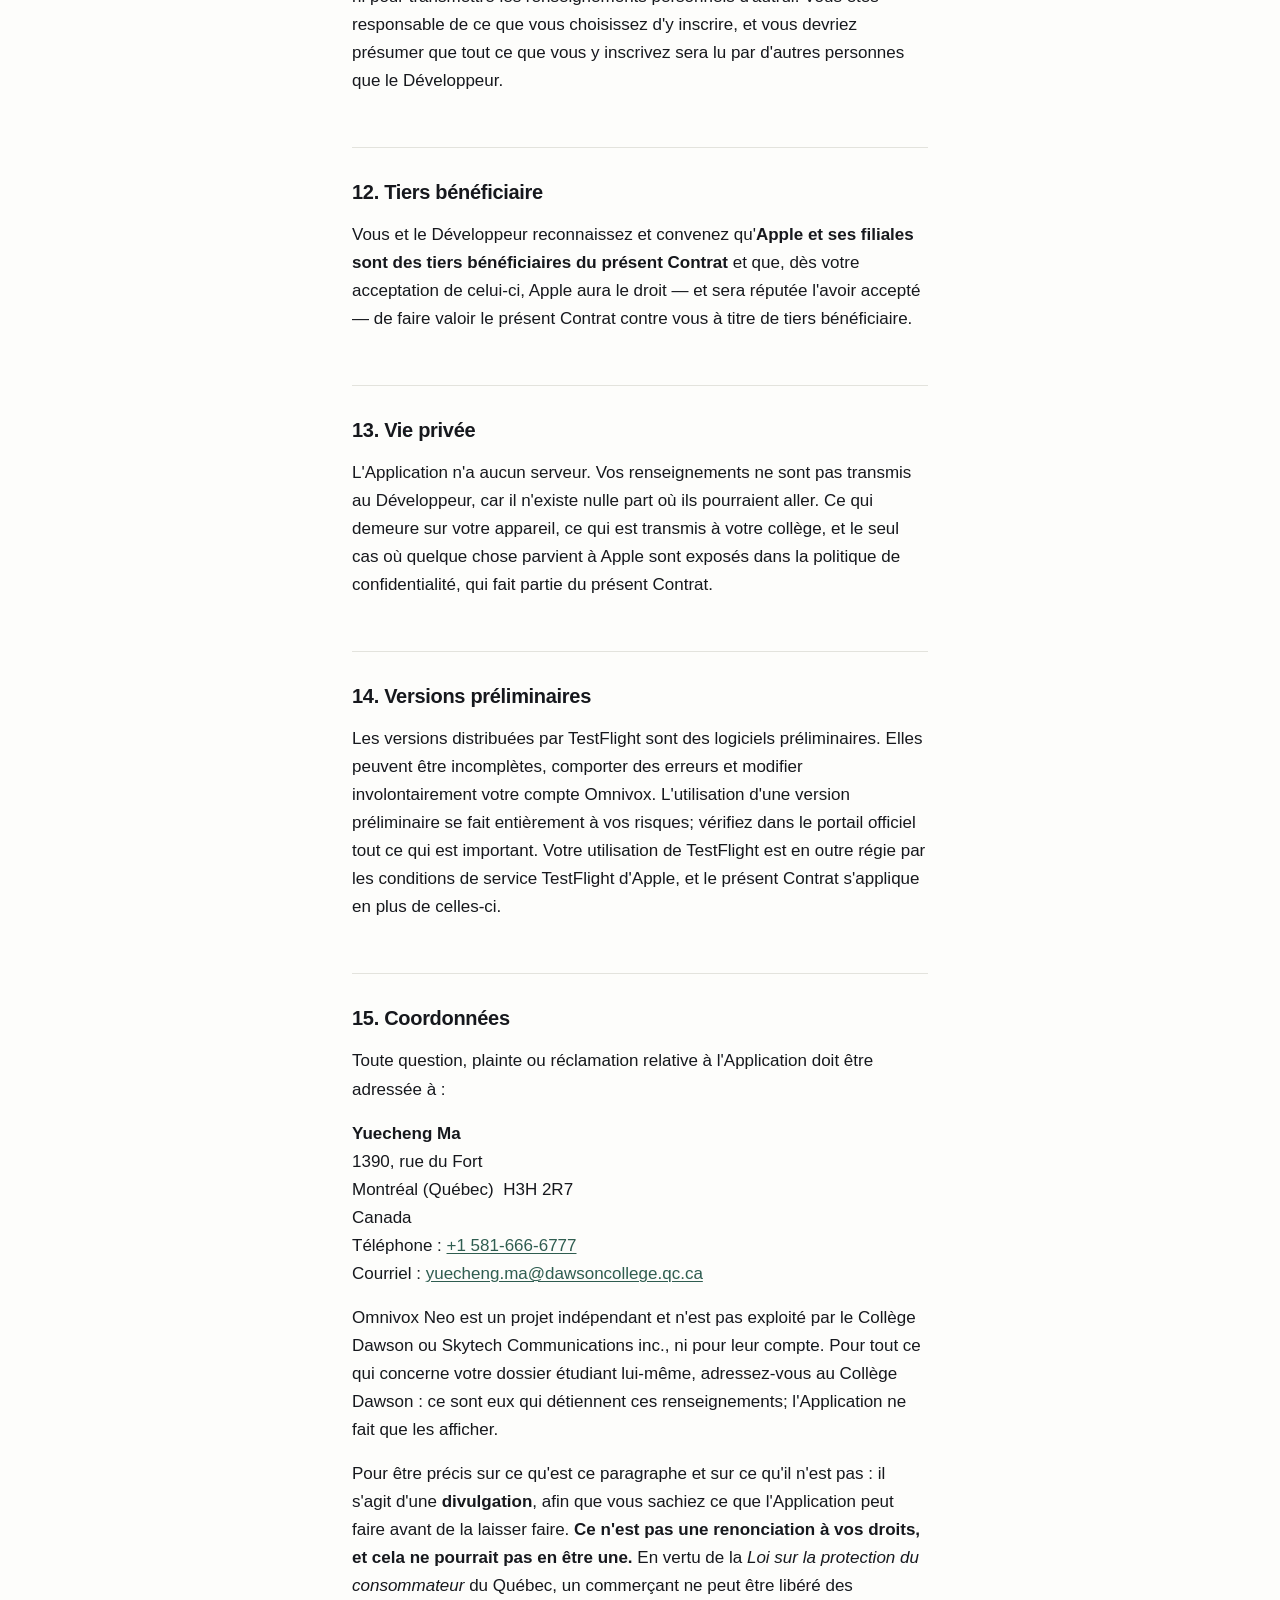
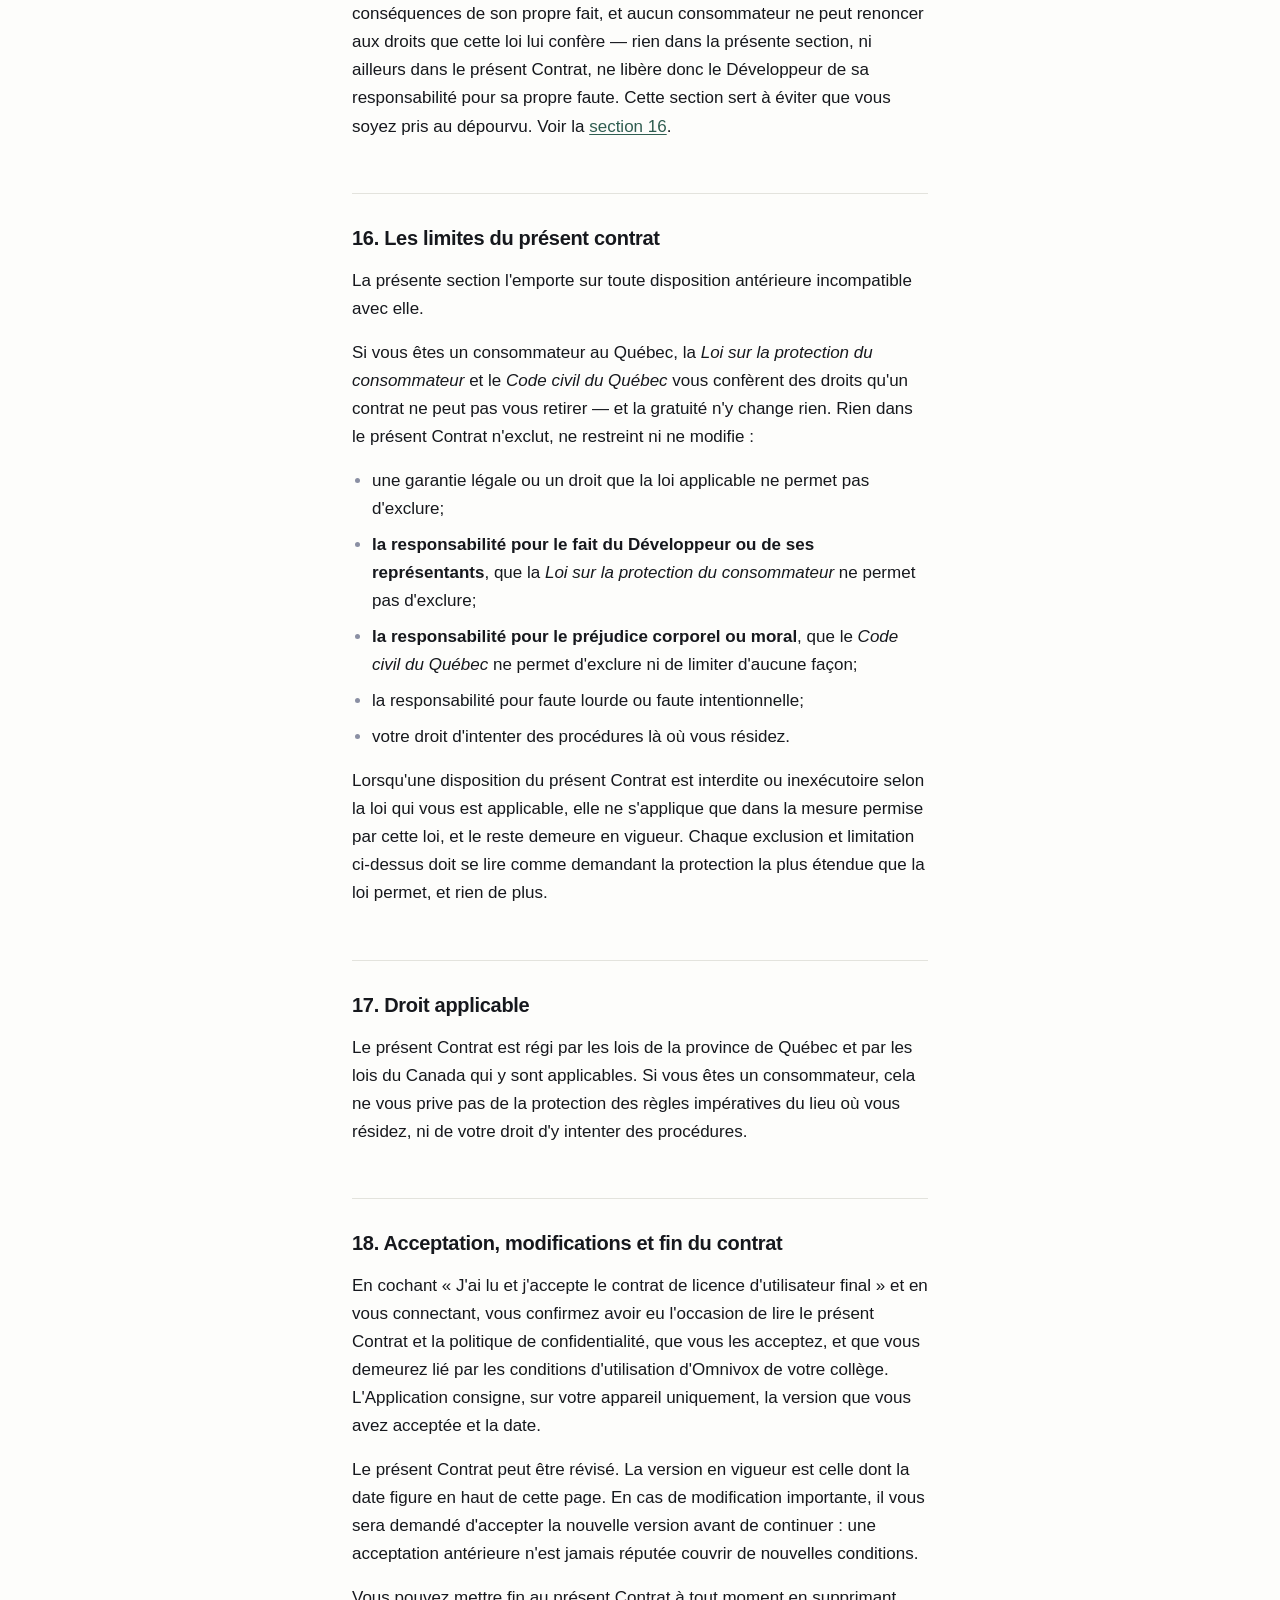
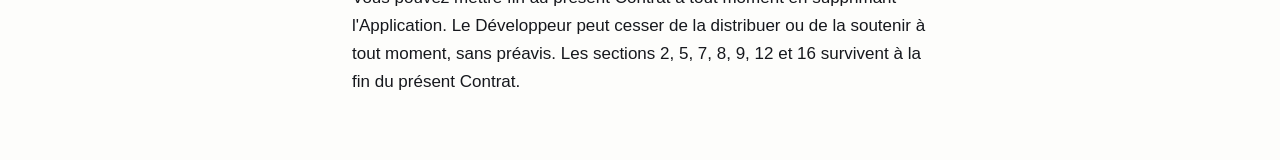
<file: OmnivoxNeo/Legal/eula-fr.html>
<!DOCTYPE html>
<html lang="fr-CA">
<head>
<meta charset="utf-8">
<meta name="viewport" content="width=device-width, initial-scale=1">
<title>Contrat de licence d'utilisateur final — Omnivox Neo</title>
<meta name="description" content="Les conditions d'utilisation d'Omnivox Neo, une application indépendante et non officielle pour le portail étudiant Omnivox. Elle n'est ni affiliée au Collège Dawson ni à Skytech, et ne remplace pas Omnivox.">
<meta name="robots" content="index, follow">
<link rel="stylesheet" href="style.css">
</head>
<body>

<header>
  <h1>Contrat de licence d'utilisateur final</h1>
  <p class="standfirst">Omnivox Neo est une application non officielle réalisée par un étudiant. Ce n'est pas Omnivox, elle n'est pas approuvée par votre collège, et elle ne remplace ni l'un ni l'autre. Veuillez lire ce qui suit avant de vous y connecter.</p>
  <p class="stamp">Version 2026-10-13b</p>
</header>

<main>

<div class="aside">
  <h3>En bref, en langage clair</h3>
  <p>Cette application communique avec le serveur Omnivox de votre collège au moyen de votre propre compte. Elle n'est pas réalisée par votre collège ni par Skytech, elle n'a d'autorisation ni de l'un ni de l'autre, et elle peut mal fonctionner. Lorsqu'elle fonctionne mal, elle peut se tromper <em>dans votre véritable compte</em> : un message envoyé à la mauvaise personne, un message supprimé, un authentificateur retiré. C'est vous qui êtes connecté, donc c'est vous qui assumez ce qui se produit sous votre identifiant. Si ce risque ne vous convient pas, utilisez le site Web officiel d'Omnivox ou l'application officielle Omnivox Mobile : c'est à cela qu'ils servent.</p>
  <p>Le reste de cette page dit la même chose, à la longueur qu'exige l'App Store. Rien de ce qui suit ne vous retire un droit que la loi québécoise ou canadienne vous accorde — voir la <a href="#limites">section 16</a>.</p>
</div>

<h2 id="reconnaissance">1. Reconnaissance</h2>

<p>Le présent contrat de licence d'utilisateur final (« <strong>Contrat</strong> ») est un contrat exécutoire entre vous et <strong>Yuecheng Ma</strong>, développeur individuel au Québec, Canada (« <strong>le Développeur</strong> », « nous »), régissant votre utilisation de l'application Omnivox Neo pour iPhone, iPad et Mac (« <strong>l'Application</strong> »).</p>

<p>Vous reconnaissez que le présent Contrat est conclu entre vous et le Développeur seulement, et <strong>non avec Apple Inc.</strong> (« Apple »). Le Développeur, et non Apple, est seul responsable de l'Application et de son contenu. Le présent Contrat ne prévoit aucune règle d'utilisation de l'Application qui entrerait en conflit avec les Conditions générales des services médias d'Apple; en cas de conflit, ces Conditions prévalent.</p>

<p>Ni Apple, ni Skytech Communications inc., ni le Collège Dawson n'est partie au présent Contrat.</p>

<p>Le présent Contrat est fourni en remplacement du contrat de licence d'utilisateur final standard d'Apple pour les applications sous licence. Si une disposition du présent Contrat est jugée inexécutoire, la disposition correspondante du contrat standard d'Apple s'applique à sa place, dans toute la mesure permise par la loi.</p>

<h2 id="pas-omnivox">2. Ceci n'est pas Omnivox, et ne remplace pas Omnivox</h2>

<p>C'est la section la plus importante de la page : elle est donc placée près du début.</p>

<ul>
  <li><strong>Aucune affiliation.</strong> Omnivox Neo est une application indépendante et non officielle. Elle n'est ni réalisée, ni publiée, ni approuvée, ni commanditée, ni certifiée, ni autorisée, ni soutenue par Skytech Communications inc. (qui produit Omnivox), par le Collège Dawson, ou par Apple. Aucun d'eux ne l'a examinée ni approuvée.</li>
  <li><strong>Marques de commerce.</strong> « Omnivox », « Léa » et « MIO » sont des marques de Skytech Communications inc.; « Collège Dawson » et ses logos sont des marques du Collège Dawson. Elles demeurent la propriété de leurs titulaires et ne sont utilisées ici que pour décrire véridiquement le service avec lequel l'Application est compatible.</li>
  <li><strong>Aucun remplacement.</strong> L'Application ne remplace pas Omnivox, n'en est pas le successeur et n'en est pas une version améliorée. Le site Web officiel d'Omnivox et l'application officielle Omnivox Mobile demeurent la seule façon officielle d'utiliser votre compte étudiant, le dossier faisant foi, et les seules que votre collège soutient.</li>
  <li><strong>Elle en fait moins, et elle peut se tromper.</strong> L'Application ne reproduit qu'une partie de ce que fait Omnivox, peut omettre des fonctions qu'Omnivox possède, et peut afficher des renseignements différents de ceux du portail. Tout ce qui compte — une note, une échéance, un avis, un paiement, un formulaire — <strong>doit être vérifié sur le site officiel d'Omnivox</strong>. Ne vous fiez pas à l'Application comme unique vue de votre compte.</li>
  <li><strong>Ce qu'elle est réellement.</strong> À votre demande et au moyen des identifiants que vous saisissez, l'Application demande les mêmes pages aux mêmes serveurs que vous ouvririez autrement dans un navigateur, et les présente autrement. C'est là toute sa relation avec Omnivox.</li>
  <li><strong>Elle peut cesser de fonctionner à tout moment.</strong> Elle dépend de la structure de pages que votre collège et Skytech contrôlent et peuvent modifier sans préavis. Lorsqu'elles changent, des parties de l'Application afficheront des renseignements erronés ou cesseront de fonctionner, peut-être définitivement.</li>
</ul>

<h3>Ce que l'Application fait et qu'Omnivox ne fait pas</h3>

<p>La section 2 dit que l'Application en fait moins qu'Omnivox. À certains égards, elle en fait aussi <em>plus</em>, et cela mérite d'être dit aussi clairement. Elle ajoute déjà un widget pour l'écran d'accueil, un authentificateur à deux facteurs intégré, un horaire enregistré consultable sans réseau, des couleurs et des fonds d'écran de cours, la synchronisation du calendrier et — sous <strong>Compte → Rétroaction et feuille de route</strong> — un moyen de signaler un problème ou de demander une fonction, ainsi que de consulter la liste publique de ce que d'autres ont signalé. Cette dernière est la seule partie de l'Application qui envoie quoi que ce soit à une partie autre que votre collège, elle ne le fait que lorsque vous remplissez son formulaire et l'envoyez, et <strong>ce que vous envoyez est publié publiquement</strong> sous forme de fiche dans le dépôt GitHub du projet. Elle est décrite en détail dans la Politique de confidentialité, que vous devriez lire avant de l'utiliser.</p>

<p>Aucune de ces fonctions n'appartient à Omnivox, aucune ne provient de Skytech ni de votre collège, et votre collège ne les soutient pas. Trois engagements s'appliquent à chacune d'elles, maintenant et à l'avenir :</p>

<ul>
  <li><strong>Aucune fonction ajoutée n'existera dans le but de recueillir des renseignements à votre sujet.</strong> Ce n'est l'objet d'aucune d'entre elles, et cela ne le deviendra pas discrètement. L'Application ne comporte aucune analytique, aucune mesure d'utilisation, aucun profilage et aucune publicité, et il n'en sera pas ajouté.</li>
  <li><strong>Toute fonction qui transmettrait quelque chose hors de votre appareil sera facultative, désactivée jusqu'à ce que vous l'activiez, et franche sur ce qu'elle transmet.</strong> Elle vous dira ce qui part et où cela va <em>avant</em> que cela parte — et non dans un écran de réglages que vous étiez censé trouver. Elle transmettra le strict minimum nécessaire à son fonctionnement, et rien de ce qui est recueilli à une fin ne sera réutilisé à une autre.</li>
  <li><strong>Cela sera écrit avant d'être livré.</strong> Toute nouvelle fonction touchant vos renseignements figurera dans le présent Contrat et dans la politique de confidentialité, la date de version sera avancée, et il vous sera demandé d'accepter les conditions révisées — vous n'en serez pas informé après coup.</li>
</ul>

<p>Être non officiel n'est pas une raison de manquer de clarté. C'est la raison d'en avoir davantage : aucune institution ne répond de cette Application, de sorte que la seule chose dont vous disposez est ce qu'elle vous dit d'elle-même, et cela doit être vrai.</p>

<h2 id="licence">3. Portée de la licence</h2>

<p>Le Développeur vous accorde une licence révocable, non exclusive, non transférable et limitée d'utiliser l'Application sur les produits de marque Apple que vous possédez ou contrôlez, selon les règles d'utilisation énoncées dans les Conditions générales des services médias d'Apple — sauf que l'Application peut également être consultée, acquise et utilisée par d'autres comptes qui vous sont associés au moyen du partage familial, de l'achat en volume ou des contacts légataires.</p>

<p>Vous ne pouvez pas :</p>
<ul>
  <li>distribuer, accorder une sous-licence, louer, prêter ou rendre l'Application disponible sur un réseau où plusieurs appareils pourraient l'utiliser simultanément;</li>
  <li>désosser, décompiler, désassembler ou modifier l'Application, sauf dans la mesure où cette restriction est interdite par la loi applicable ou par les conditions d'une licence libre régissant une de ses composantes;</li>
  <li>utiliser l'Application avec un compte Omnivox autre que le vôtre, ou pour lire, envoyer ou modifier les dossiers d'une autre personne;</li>
  <li>utiliser l'Application d'une manière qui contrevient aux conditions d'utilisation d'Omnivox de votre collège ou aux conditions régissant Omnivox.</li>
</ul>

<p>Le Développeur se réserve tous les droits qui ne sont pas expressément accordés.</p>

<h2 id="compte">4. Votre compte et les conditions de votre collège</h2>

<p>L'Application ne crée aucun compte. Elle utilise le compte Omnivox que votre collège vous a déjà attribué.</p>

<ul>
  <li>Vous êtes responsable de vos propres identifiants et de tout ce qui est fait avec eux, y compris de tout ce que l'Application fait pendant qu'elle est connectée en votre nom.</li>
  <li><strong>Les conditions de votre collège continuent de s'appliquer.</strong> L'utilisation de l'Application ne modifie, ne remplace ni n'écarte les <a href="https://dawsoncollege.omnivox.ca/intr/Module/Information/Conditions.aspx" rel="noopener">conditions d'utilisation d'Omnivox</a> établies par votre collège, ni la <a href="https://skytech.com/confid-omnivox" rel="noopener">politique de confidentialité d'Omnivox</a> de Skytech. Vous demeurez lié par les deux.</li>
  <li><strong>Votre collège n'a pas autorisé cette Application.</strong> Accéder à votre compte au moyen d'un logiciel non officiel peut contrevenir aux conditions de votre collège. Il vous appartient de décider de le faire et d'en assumer les conséquences si votre collège s'y oppose, y compris toute mesure qu'il prendrait à l'égard de votre compte. Le Développeur ne déclare pas qu'une telle utilisation est permise par le Collège Dawson ou par Skytech.</li>
  <li>N'utilisez pas l'Application pour recueillir, conserver ou rediffuser des renseignements concernant d'autres étudiants ou membres du personnel au-delà de votre utilisation ordinaire de votre propre compte.</li>
</ul>

<h2 id="risque">5. Ce que l'Application peut faire dans votre compte, et le risque que vous acceptez</h2>

<p>L'Application ne fait pas que lire. Pour être utile, elle agit aussi dans votre compte : à votre demande, elle peut <strong>envoyer des MIO, les supprimer, les marquer et les classer, choisir des destinataires, marquer des éléments comme lus, inscrire des entrées dans le calendrier de votre appareil, et ajouter ou retirer une méthode d'authentification à deux facteurs</strong>. Elle le fait en pilotant automatiquement les pages Web de votre collège, sur le portail en service, et certaines de ces actions sont irréversibles.</p>

<p>Comme l'Application interprète des pages que Skytech et votre collège peuvent modifier sans préavis, un défaut de l'Application — une erreur de programmation, une hypothèse erronée ou un changement mal interprété — <strong>peut entraîner dans votre véritable compte des modifications que vous n'avez pas voulues</strong>. Concrètement, cela comprend :</p>

<ul>
  <li>un message envoyé au mauvais destinataire, ou envoyé sans que vous l'ayez voulu;</li>
  <li>un message supprimé, marqué ou classé alors que vous vouliez le conserver;</li>
  <li>un authentificateur à deux facteurs ajouté, remplacé ou retiré, ce qui peut vous bloquer l'accès à votre propre compte jusqu'à ce que votre collège le rétablisse;</li>
  <li>des entrées d'agenda créées, modifiées ou supprimées;</li>
  <li>des renseignements affichés de façon erronée, incomplète ou périmée — une note, une échéance, un local, une heure — sur lesquels vous pourriez vous appuyer;</li>
  <li>une session laissée dans un état que le système de votre collège refuse, vous obligeant à vous reconnecter ou à communiquer avec votre collège.</li>
</ul>

<p><strong>Vous reconnaissez et acceptez ces risques.</strong> Vous reconnaissez que l'Application est un logiciel indépendant et non officiel fourni gratuitement; qu'elle n'a été ni examinée ni certifiée par votre collège, par Skytech ou par qui que ce soit; et que vous l'utilisez selon votre propre jugement. Vous acceptez de vérifier dans le portail officiel d'Omnivox toute action ayant des conséquences. Si l'un des résultats ci-dessus vous causerait un préjudice scolaire ou financier sérieux, n'utilisez pas l'Application à cette fin : utilisez le site officiel.</p>

<h2 id="soutien">6. Entretien et soutien</h2>

<p>Le Développeur est seul responsable de fournir l'entretien et le soutien de l'Application, dans la mesure exigée par la loi applicable. Vous et le Développeur reconnaissez qu'<strong>Apple n'a aucune obligation quelle qu'elle soit de fournir des services d'entretien ou de soutien</strong> à l'égard de l'Application. Ni Skytech ni le Collège Dawson n'en fournit non plus; pour un problème touchant votre compte Omnivox lui-même, communiquez avec votre collège.</p>

<p>Le soutien est offert au mieux des efforts, par courriel, sans délai de réponse garanti et sans engagement de continuité. L'Application est entretenue par une seule personne, sur son temps.</p>

<h2 id="garantie">7. Garantie</h2>

<p>Le Développeur est seul responsable des garanties du produit, expresses ou implicites par la loi, dans la mesure où elles ne sont pas valablement exclues. Sous réserve de la <a href="#limites">section 16</a> et dans toute la mesure permise par la loi applicable, l'Application est fournie « <strong>telle quelle</strong> » et « <strong>selon sa disponibilité</strong> », avec tous ses défauts et sans garantie ni condition d'aucune sorte, expresse ou implicite — y compris toute garantie implicite de qualité marchande, de qualité satisfaisante, d'adaptation à un usage particulier, d'exactitude ou d'absence de contrefaçon. <strong>Les garanties légales que la loi applicable ne permet pas d'exclure ne sont pas exclues</strong>, ce qui comprend au Québec les garanties imposées par la <em>Loi sur la protection du consommateur</em> et le <em>Code civil du Québec</em>.</p>

<p>En particulier, le Développeur ne garantit pas que les notes, horaires, échéances, messages ou autres renseignements affichés par l'Application sont exacts, complets ou à jour. Il s'agit d'une reproduction au mieux des efforts de ce que le site Omnivox a retourné à ce moment-là, et le portail Omnivox demeure le dossier faisant foi.</p>

<p><strong>En cas de manquement de l'Application à une garantie applicable, vous pouvez en aviser Apple, et Apple vous remboursera le prix d'achat de l'Application</strong> — lequel, l'Application étant gratuite, est nul. Dans toute la mesure permise par la loi applicable, Apple n'a aucune autre obligation de garantie à l'égard de l'Application.</p>

<h2 id="reclamations">8. Réclamations relatives au produit</h2>

<p>Vous et le Développeur reconnaissez que le Développeur, et non Apple, est responsable de traiter toute réclamation de votre part ou d'un tiers relative à l'Application ou à votre possession ou utilisation de celle-ci, y compris : les réclamations en responsabilité du fait du produit; toute réclamation selon laquelle l'Application ne respecterait pas une exigence légale ou réglementaire applicable; et les réclamations fondées sur la législation en matière de protection du consommateur, de vie privée ou de nature semblable.</p>

<p>Sous réserve de la <a href="#limites">section 16</a> et dans toute la mesure permise par la loi applicable, le Développeur n'est pas responsable des dommages indirects, accessoires, spéciaux, consécutifs, exemplaires ou punitifs, ni de la perte de données, de la perte de statut scolaire, d'une échéance manquée, d'une évaluation manquée, d'une occasion perdue ou de la perte d'accès à votre compte, découlant de l'Application ou s'y rapportant — que ce soit sur le fondement contractuel, extracontractuel ou autre. Lorsque la responsabilité peut légalement être limitée sans être exclue, elle est limitée au plus élevé du montant que vous avez payé pour l'Application (soit rien) et de 1 $ CA.</p>

<p><strong>Rien dans la présente section ne limite la responsabilité du Développeur envers vous au-delà de ce que permet la loi applicable.</strong> Lorsque la loi du lieu où vous résidez ne permet pas une telle limitation, ou ne la permet qu'en partie, elle ne s'applique que dans la mesure permise par cette loi, et pas davantage.</p>

<h2 id="pi">9. Propriété intellectuelle</h2>

<p>Vous et le Développeur reconnaissez qu'en cas de réclamation d'un tiers selon laquelle l'Application ou votre possession et utilisation de celle-ci porterait atteinte à ses droits de propriété intellectuelle, <strong>le Développeur, et non Apple, est seul responsable</strong> de l'enquête, de la défense, du règlement et de l'acquittement de cette réclamation.</p>

<p>Tout contenu provenant du portail Omnivox demeure la propriété de son titulaire. Le présent Contrat ne vous confère aucun droit sur ce contenu, ni aucun droit sur le nom « Omnivox » ou sur toute autre marque.</p>

<h2 id="conformite">10. Conformité légale</h2>

<p>Vous déclarez et garantissez que vous ne vous trouvez pas dans un pays ou une région visé par un embargo du gouvernement des États-Unis ou désigné par celui-ci comme « soutenant le terrorisme », et que vous ne figurez sur aucune liste du gouvernement des États-Unis de parties interdites ou soumises à des restrictions. Vous vous engagez à respecter toutes les lois applicables, y compris celles sur le contrôle des exportations, dans votre utilisation de l'Application.</p>

<h2 id="tiers">11. Conditions de tiers</h2>

<p>Vous devez respecter les conditions de tiers applicables lorsque vous utilisez l'Application. En particulier, votre utilisation de celle-ci pour accéder au portail Omnivox demeure assujettie aux conditions d'utilisation d'Omnivox du Collège Dawson, aux conditions et à la politique de confidentialité de Skytech, et à toute politique d'utilisation acceptable ou politique informatique de votre établissement, ainsi qu'à votre entente avec votre fournisseur de services sans fil ou Internet.</p>

<p>Si vous utilisez la fonction de rétroaction, deux autres ensembles de conditions s'appliquent à cette utilisation, car ce que vous envoyez transite par des services que le Développeur n'exploite pas : celles de <a href="https://bugdrop.dev" rel="noopener">BugDrop</a>, qui reçoit le formulaire et dépose le signalement, et celles de <a href="https://docs.github.com/fr/site-policy/github-terms-of-service" rel="noopener">GitHub</a>, qui héberge le formulaire, le dépôt et la fiche publique qui en résulte. Le Développeur n'a aucun contrôle sur l'un ou l'autre de ces services et ne garantit pas leur disponibilité. Ce que vous envoyez est publié publiquement et le Développeur ne peut s'engager à le retirer, bien qu'une demande en ce sens soit traitée dans la mesure où GitHub le permet.</p>

<p>Vous convenez de ne pas utiliser la fonction de rétroaction pour envoyer quoi que ce soit d'illégal, de diffamatoire, de harcelant ou de contrefaisant, ni pour transmettre les renseignements personnels d'autrui. Vous êtes responsable de ce que vous choisissez d'y inscrire, et vous devriez présumer que tout ce que vous y inscrivez sera lu par d'autres personnes que le Développeur.</p>

<h2 id="beneficiaire">12. Tiers bénéficiaire</h2>

<p>Vous et le Développeur reconnaissez et convenez qu'<strong>Apple et ses filiales sont des tiers bénéficiaires du présent Contrat</strong> et que, dès votre acceptation de celui-ci, Apple aura le droit — et sera réputée l'avoir accepté — de faire valoir le présent Contrat contre vous à titre de tiers bénéficiaire.</p>

<h2 id="confidentialite">13. Vie privée</h2>

<p>L'Application n'a aucun serveur. Vos renseignements ne sont pas transmis au Développeur, car il n'existe nulle part où ils pourraient aller. Ce qui demeure sur votre appareil, ce qui est transmis à votre collège, et le seul cas où quelque chose parvient à Apple sont exposés dans la politique de confidentialité, qui fait partie du présent Contrat.</p>

<h2 id="preversion">14. Versions préliminaires</h2>

<p>Les versions distribuées par TestFlight sont des logiciels préliminaires. Elles peuvent être incomplètes, comporter des erreurs et modifier involontairement votre compte Omnivox. L'utilisation d'une version préliminaire se fait entièrement à vos risques; vérifiez dans le portail officiel tout ce qui est important. Votre utilisation de TestFlight est en outre régie par les conditions de service TestFlight d'Apple, et le présent Contrat s'applique en plus de celles-ci.</p>

<h2 id="coordonnees">15. Coordonnées</h2>

<p>Toute question, plainte ou réclamation relative à l'Application doit être adressée à :</p>

<p><strong>Yuecheng Ma</strong><br>
1390, rue du Fort<br>
Montréal (Québec)&nbsp;&nbsp;H3H 2R7<br>
Canada<br>
Téléphone : <a href="tel:+15816666777">+1 581-666-6777</a><br>
Courriel : <a href="mailto:yuecheng.ma@dawsoncollege.qc.ca">yuecheng.ma@dawsoncollege.qc.ca</a></p>

<p>Omnivox Neo est un projet indépendant et n'est pas exploité par le Collège Dawson ou Skytech Communications inc., ni pour leur compte. Pour tout ce qui concerne votre dossier étudiant lui-même, adressez-vous au Collège Dawson : ce sont eux qui détiennent ces renseignements; l'Application ne fait que les afficher.</p>

<p>Pour être précis sur ce qu'est ce paragraphe et sur ce qu'il n'est pas : il s'agit d'une <strong>divulgation</strong>, afin que vous sachiez ce que l'Application peut faire avant de la laisser faire. <strong>Ce n'est pas une renonciation à vos droits, et cela ne pourrait pas en être une.</strong> En vertu de la <em>Loi sur la protection du consommateur</em> du Québec, un commerçant ne peut être libéré des conséquences de son propre fait, et aucun consommateur ne peut renoncer aux droits que cette loi lui confère — rien dans la présente section, ni ailleurs dans le présent Contrat, ne libère donc le Développeur de sa responsabilité pour sa propre faute. Cette section sert à éviter que vous soyez pris au dépourvu. Voir la <a href="#limites">section 16</a>.</p>

<h2 id="limites">16. Les limites du présent contrat</h2>

<p>La présente section l'emporte sur toute disposition antérieure incompatible avec elle.</p>

<p>Si vous êtes un consommateur au Québec, la <em>Loi sur la protection du consommateur</em> et le <em>Code civil du Québec</em> vous confèrent des droits qu'un contrat ne peut pas vous retirer — et la gratuité n'y change rien. Rien dans le présent Contrat n'exclut, ne restreint ni ne modifie :</p>

<ul>
  <li>une garantie légale ou un droit que la loi applicable ne permet pas d'exclure;</li>
  <li><strong>la responsabilité pour le fait du Développeur ou de ses représentants</strong>, que la <em>Loi sur la protection du consommateur</em> ne permet pas d'exclure;</li>
  <li><strong>la responsabilité pour le préjudice corporel ou moral</strong>, que le <em>Code civil du Québec</em> ne permet d'exclure ni de limiter d'aucune façon;</li>
  <li>la responsabilité pour faute lourde ou faute intentionnelle;</li>
  <li>votre droit d'intenter des procédures là où vous résidez.</li>
</ul>

<p>Lorsqu'une disposition du présent Contrat est interdite ou inexécutoire selon la loi qui vous est applicable, elle ne s'applique que dans la mesure permise par cette loi, et le reste demeure en vigueur. Chaque exclusion et limitation ci-dessus doit se lire comme demandant la protection la plus étendue que la loi permet, et rien de plus.</p>

<h2 id="droit">17. Droit applicable</h2>

<p>Le présent Contrat est régi par les lois de la province de Québec et par les lois du Canada qui y sont applicables. Si vous êtes un consommateur, cela ne vous prive pas de la protection des règles impératives du lieu où vous résidez, ni de votre droit d'y intenter des procédures.</p>

<h2 id="acceptation">18. Acceptation, modifications et fin du contrat</h2>

<p>En cochant « J'ai lu et j'accepte le contrat de licence d'utilisateur final » et en vous connectant, vous confirmez avoir eu l'occasion de lire le présent Contrat et la politique de confidentialité, que vous les acceptez, et que vous demeurez lié par les conditions d'utilisation d'Omnivox de votre collège. L'Application consigne, sur votre appareil uniquement, la version que vous avez acceptée et la date.</p>

<p>Le présent Contrat peut être révisé. La version en vigueur est celle dont la date figure en haut de cette page. En cas de modification importante, il vous sera demandé d'accepter la nouvelle version avant de continuer : une acceptation antérieure n'est jamais réputée couvrir de nouvelles conditions.</p>

<p>Vous pouvez mettre fin au présent Contrat à tout moment en supprimant l'Application. Le Développeur peut cesser de la distribuer ou de la soutenir à tout moment, sans préavis. Les sections 2, 5, 7, 8, 9, 12 et 16 survivent à la fin du présent Contrat.</p>

</main>

</body>
</html>
</file>
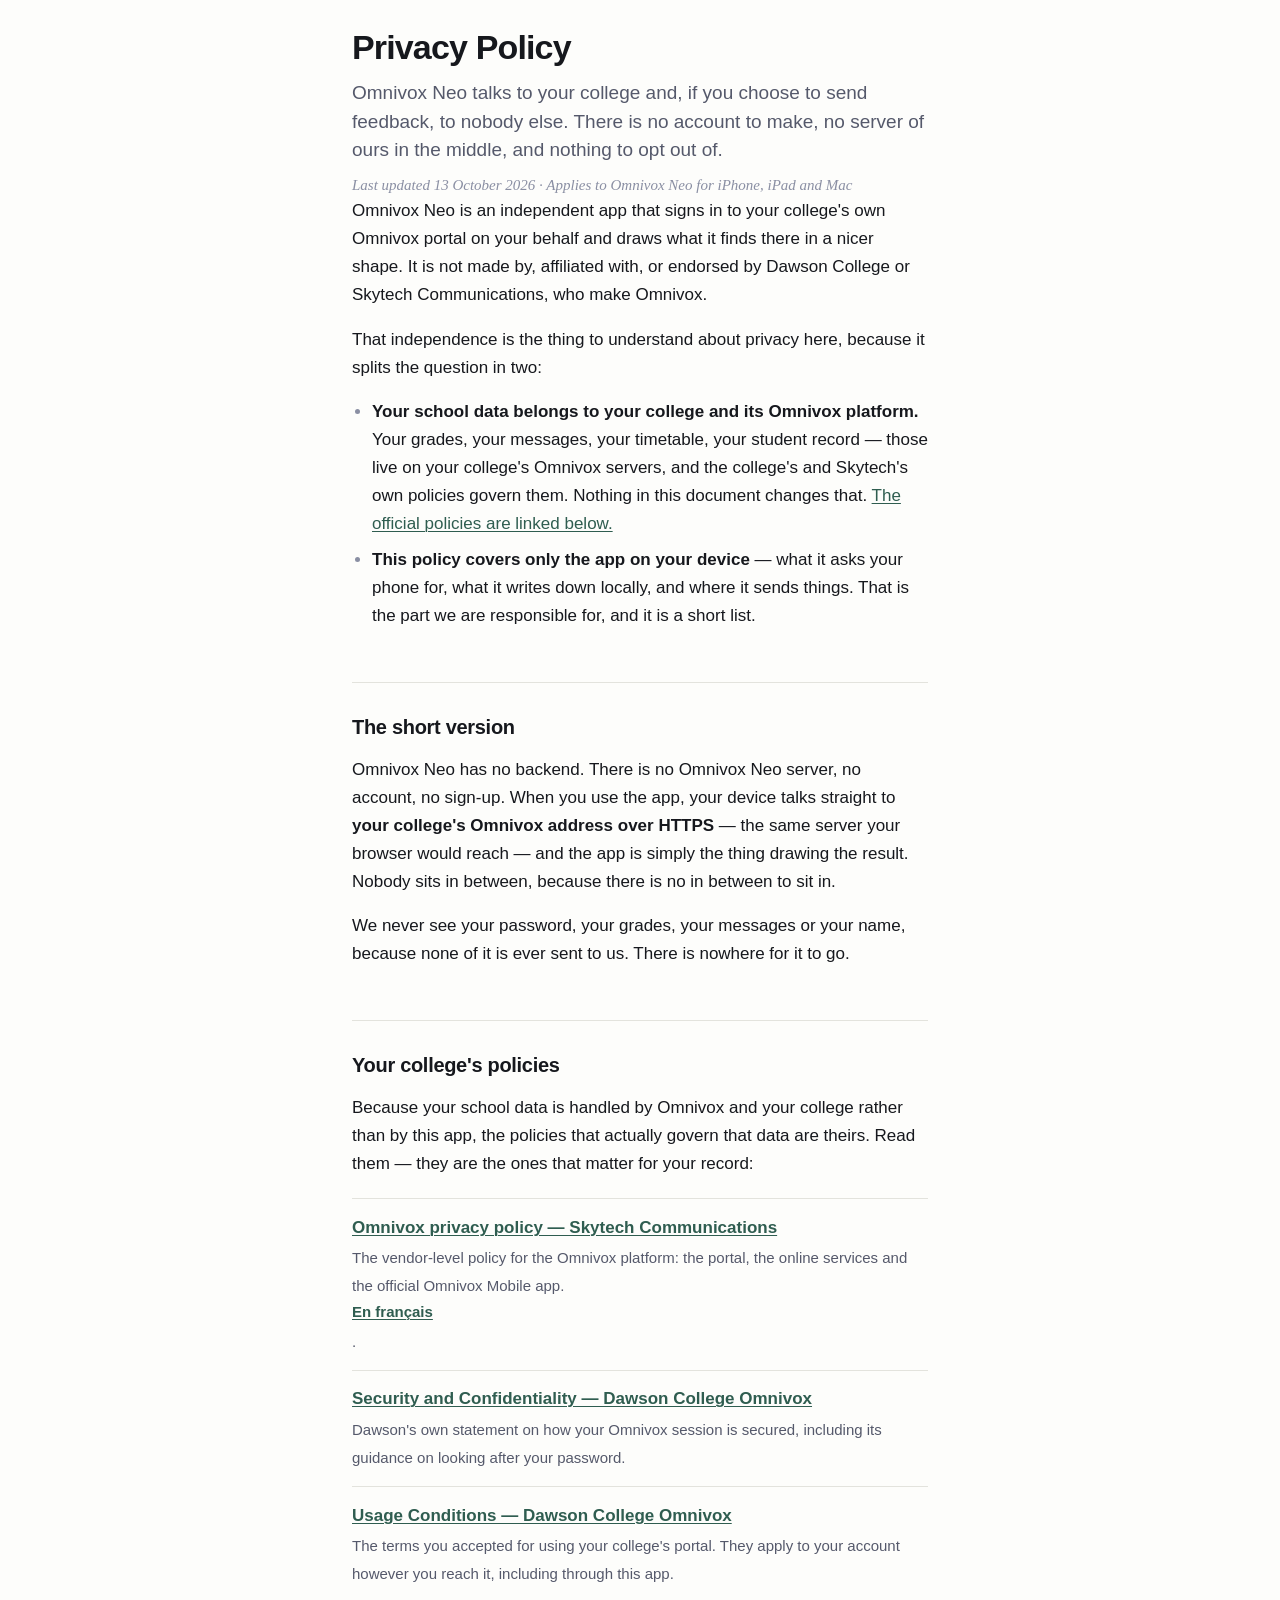
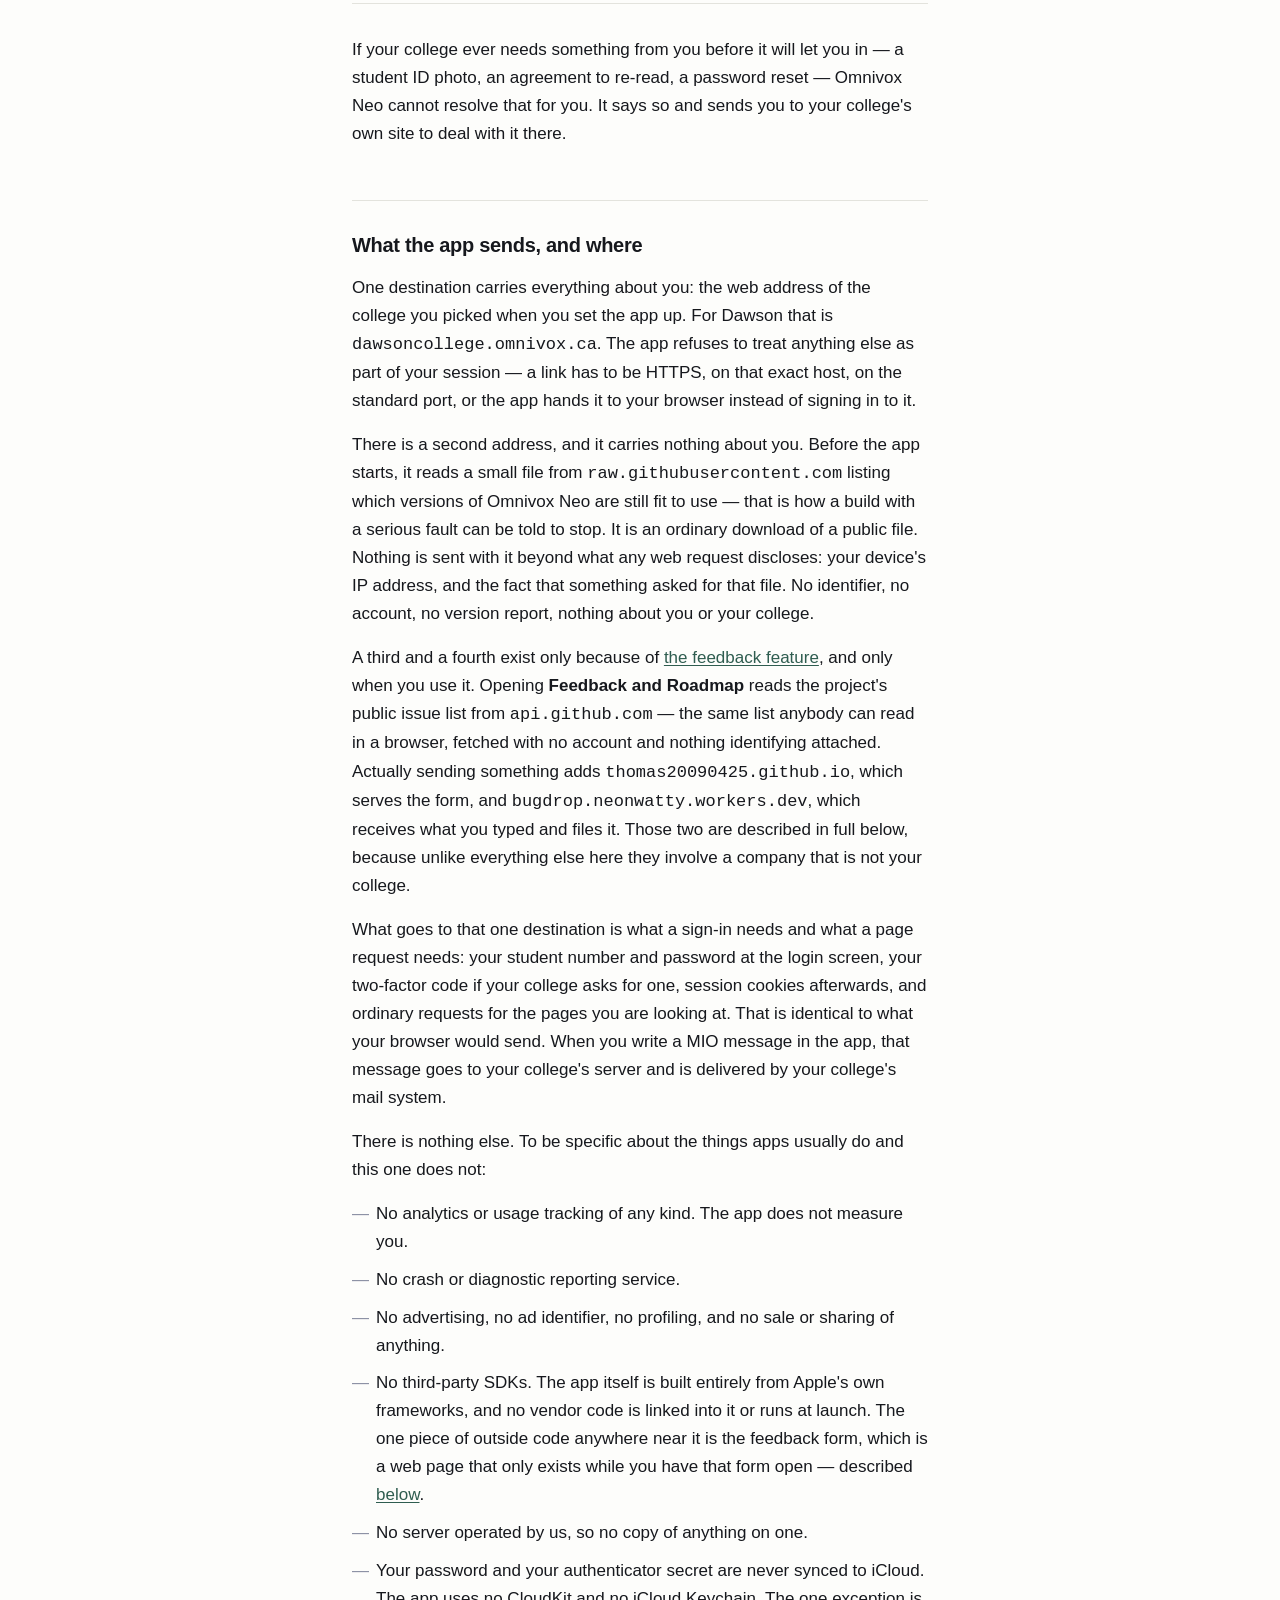
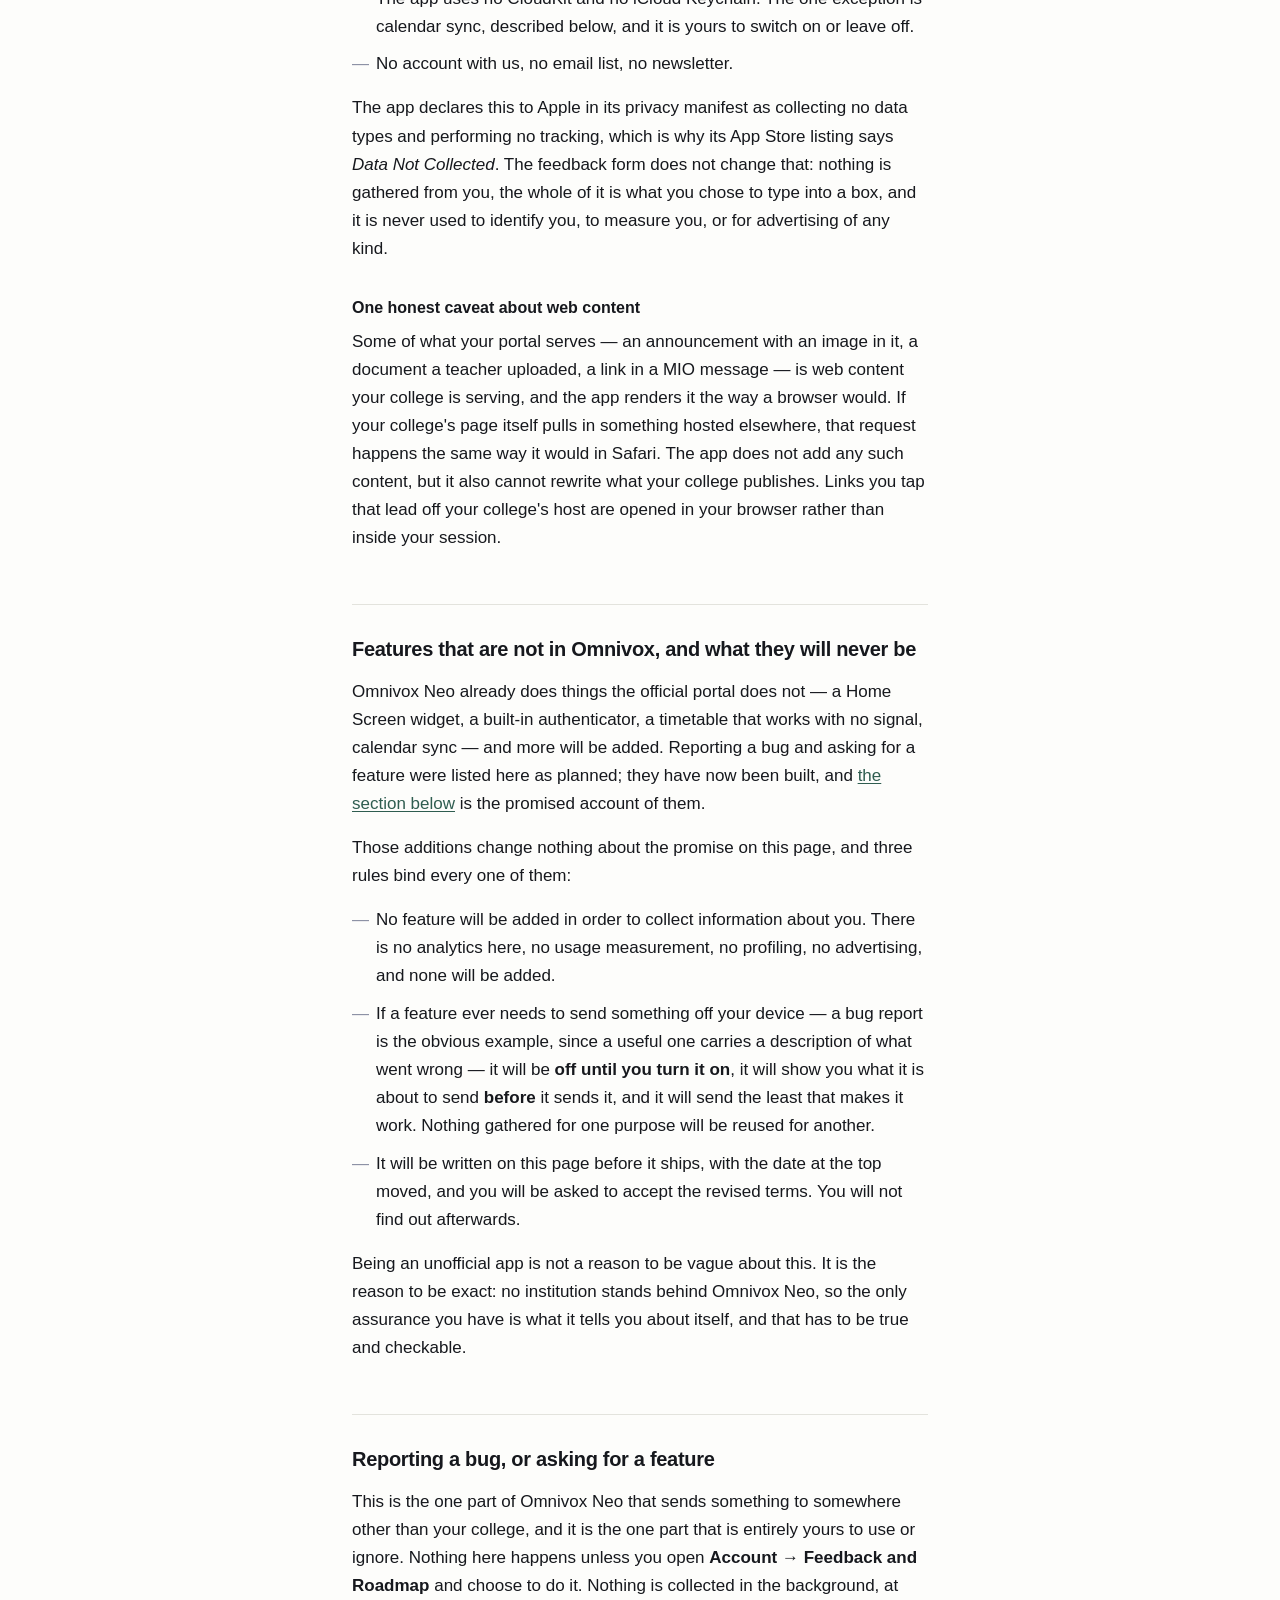
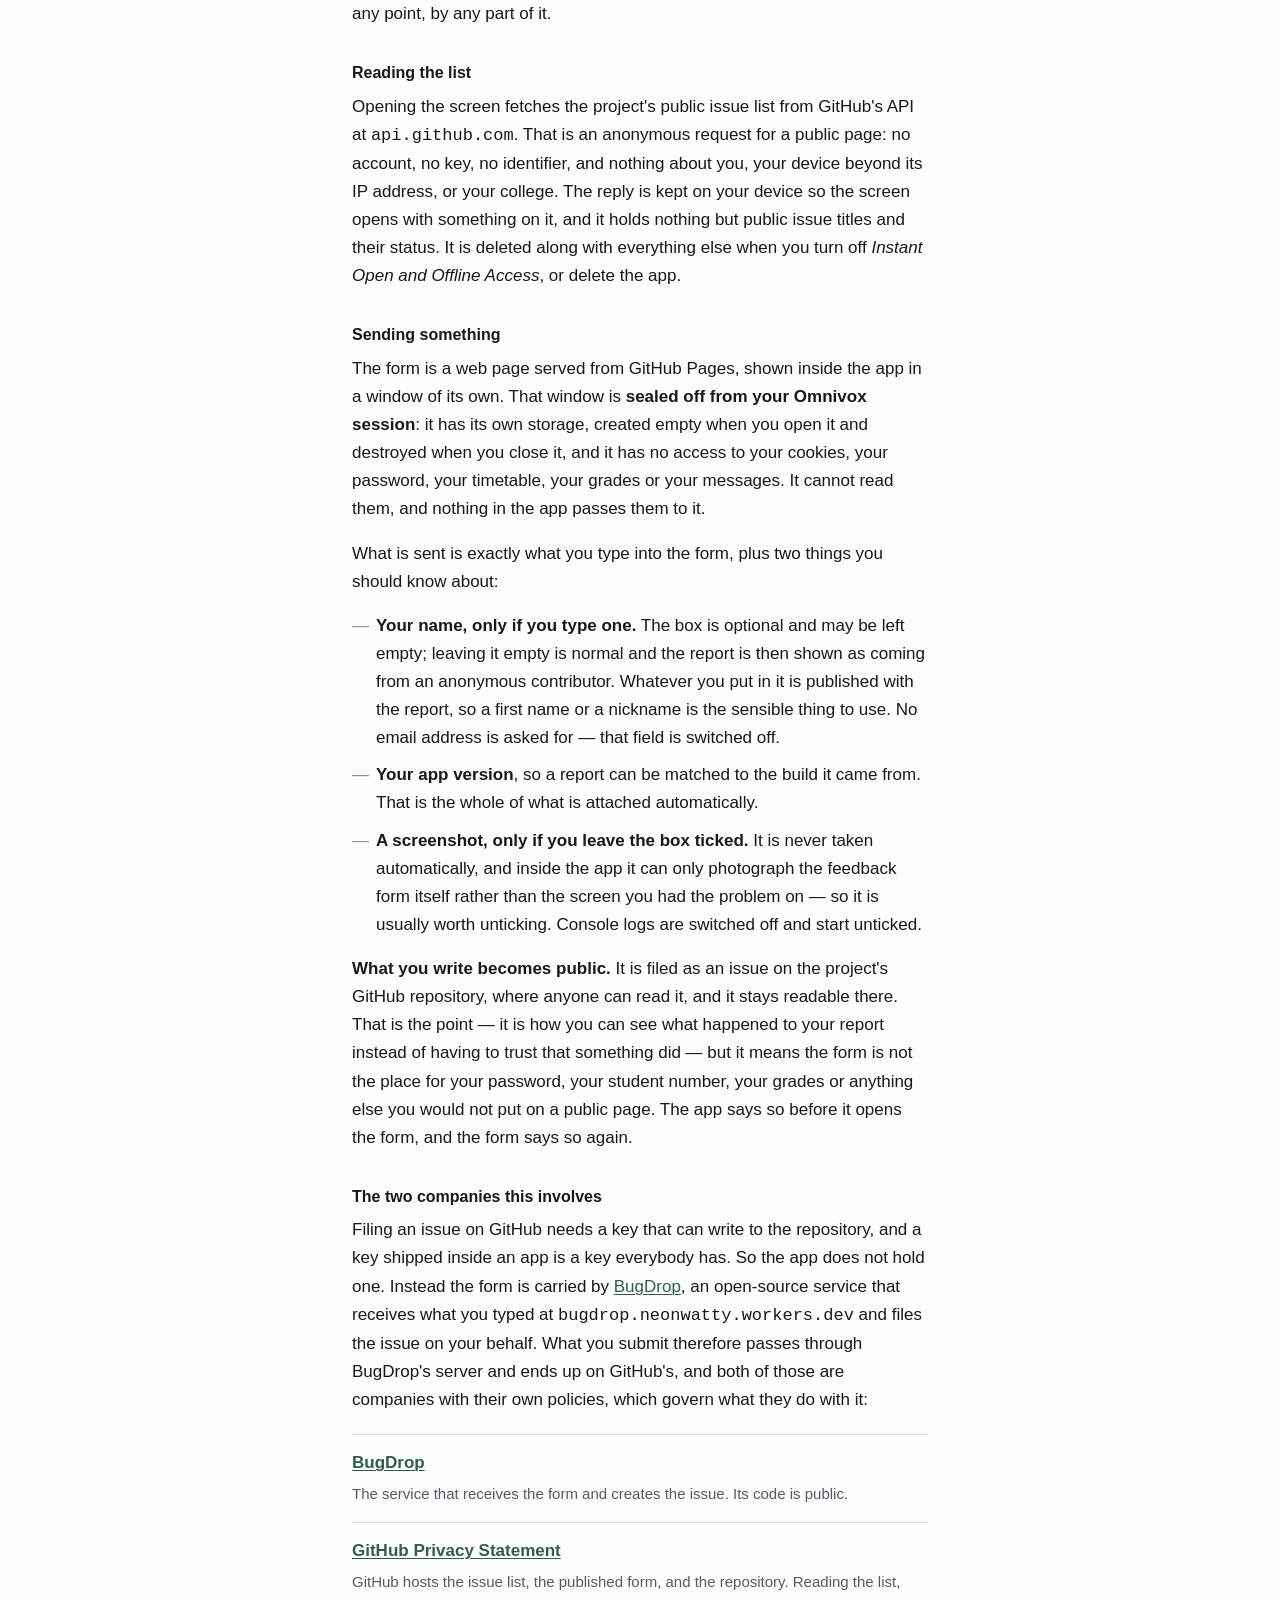
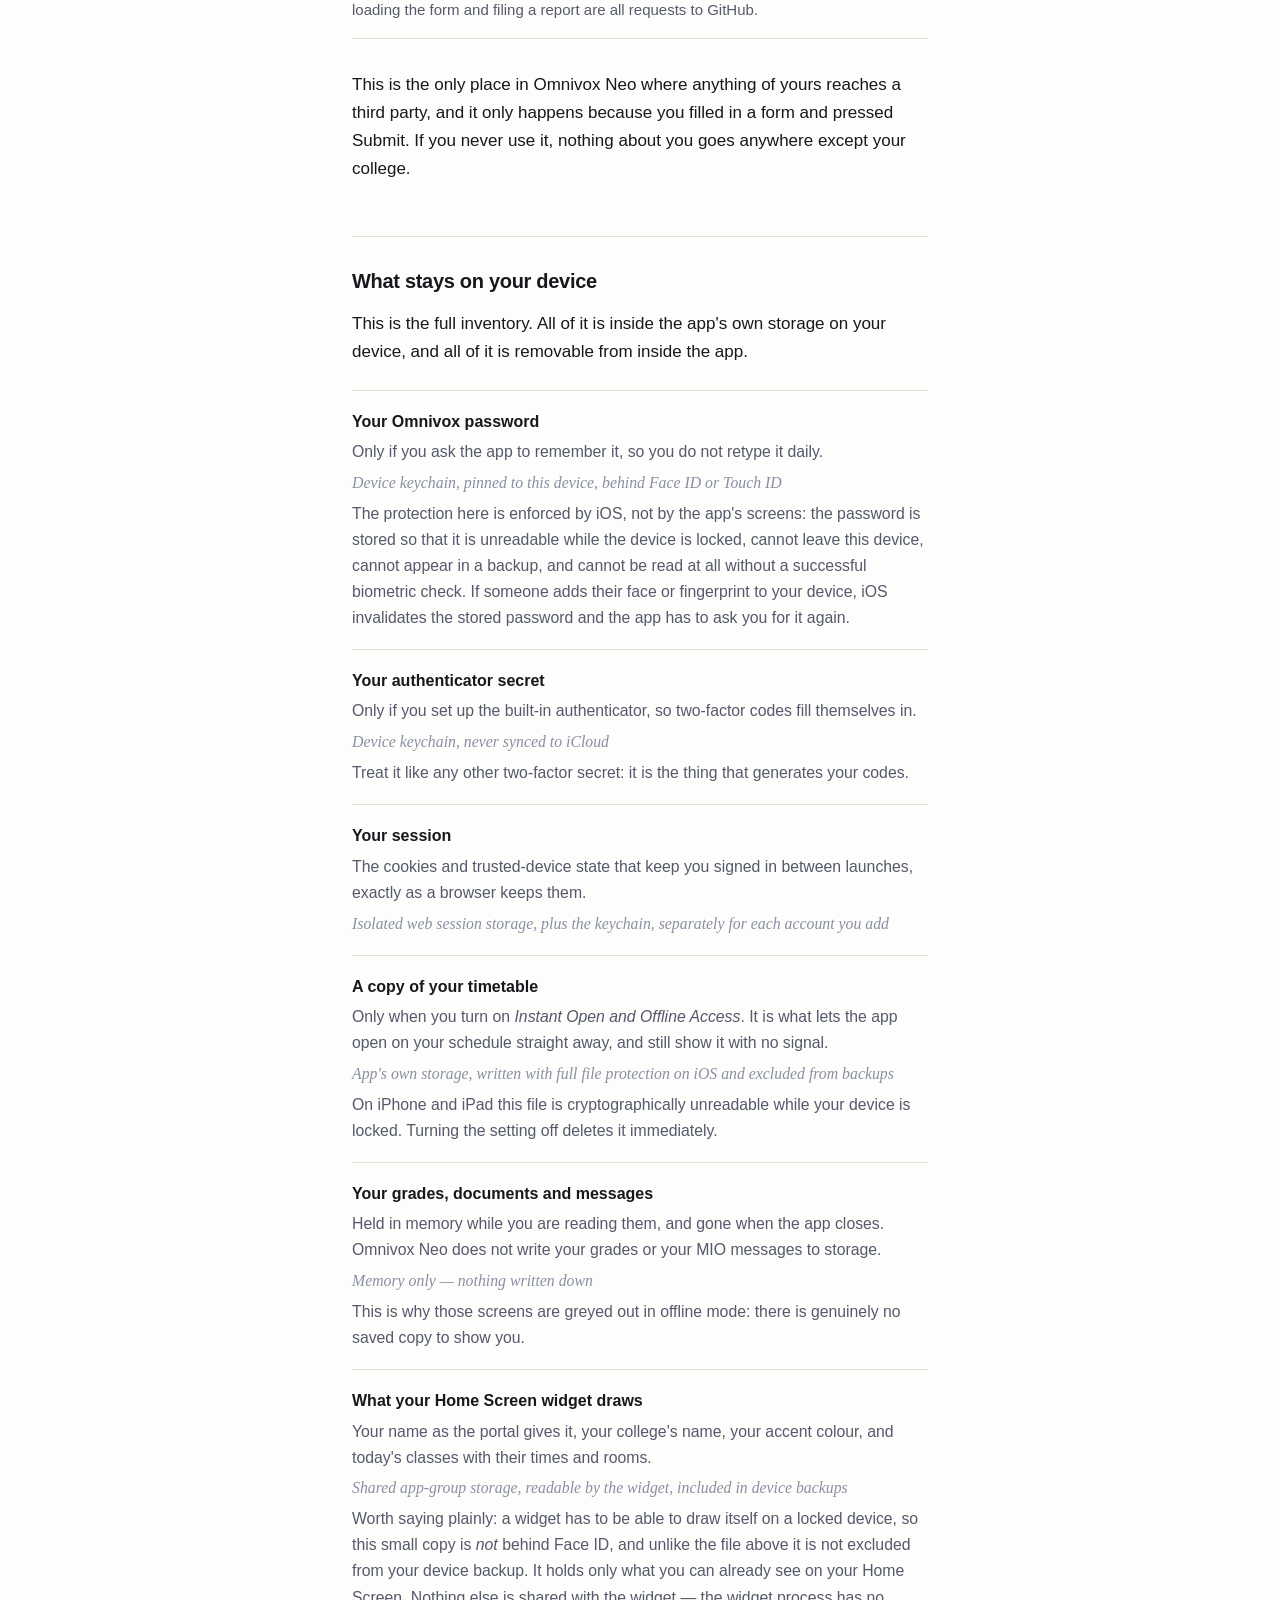
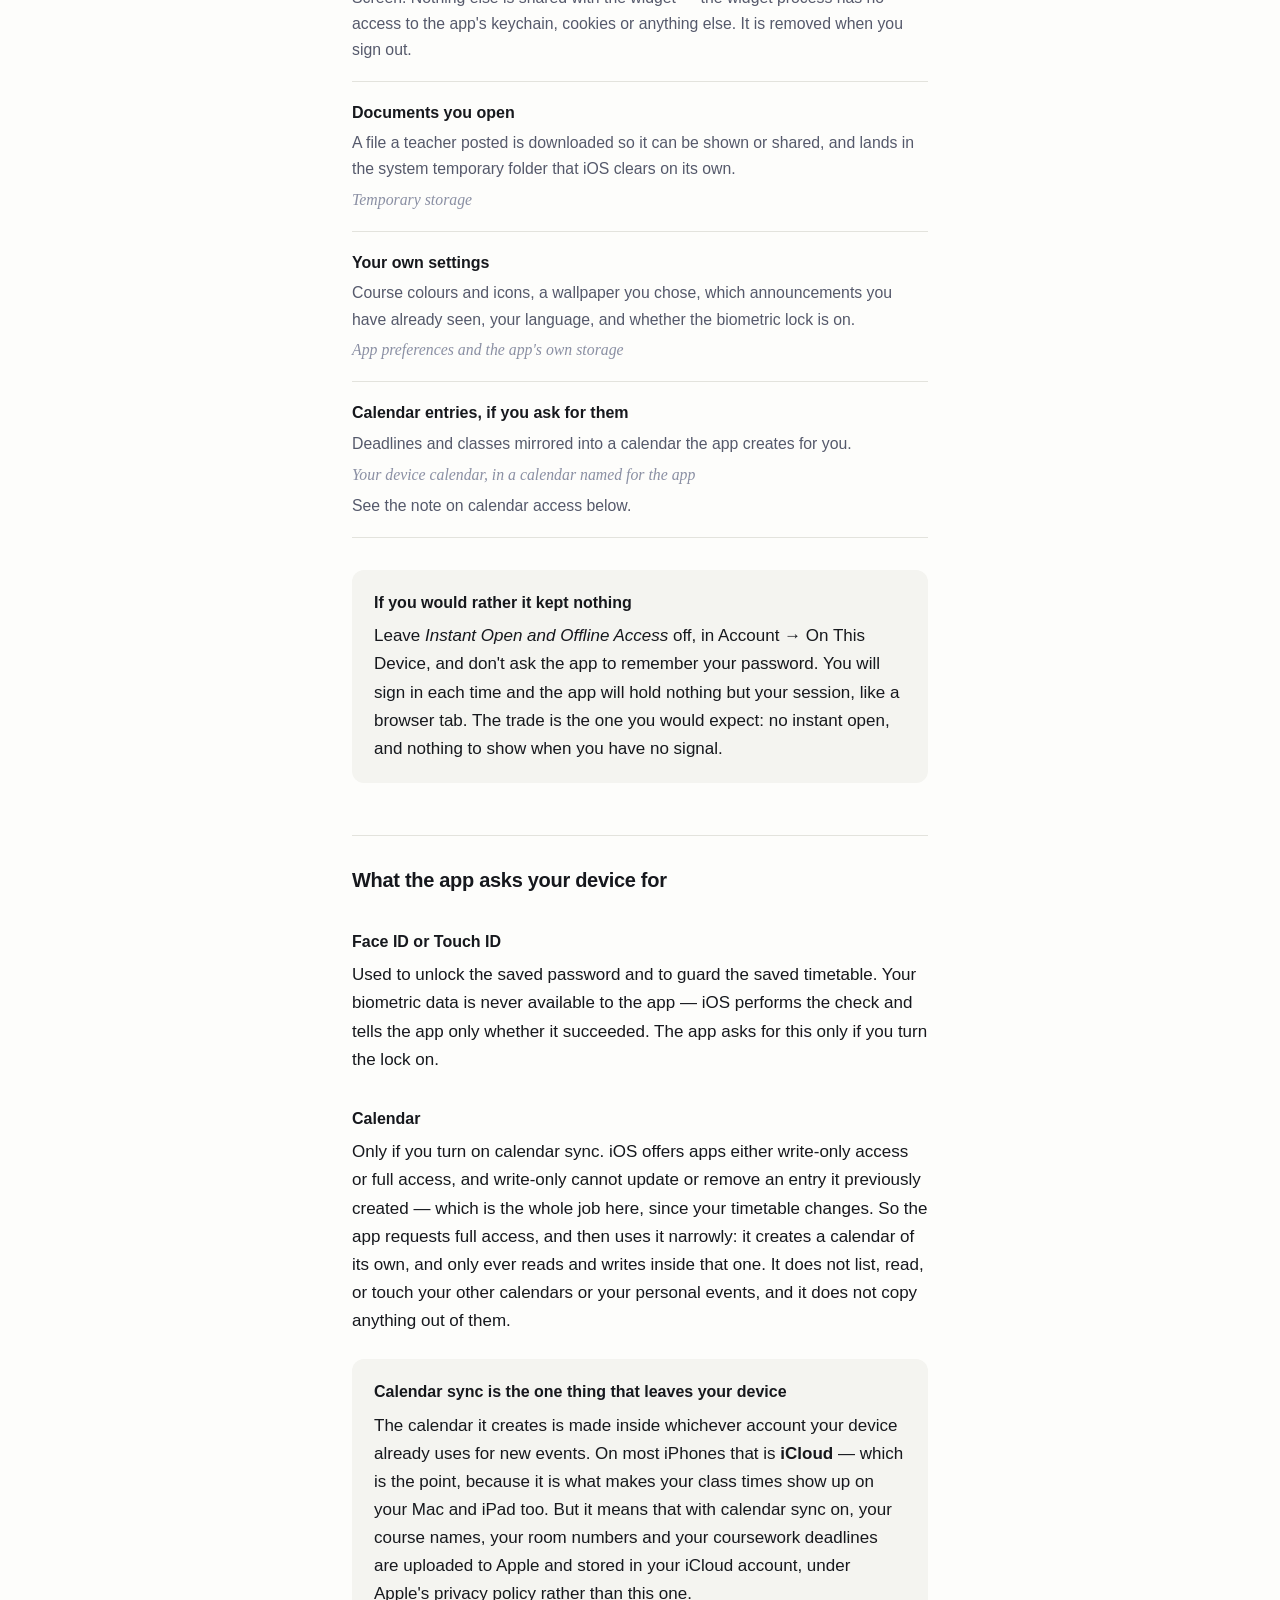
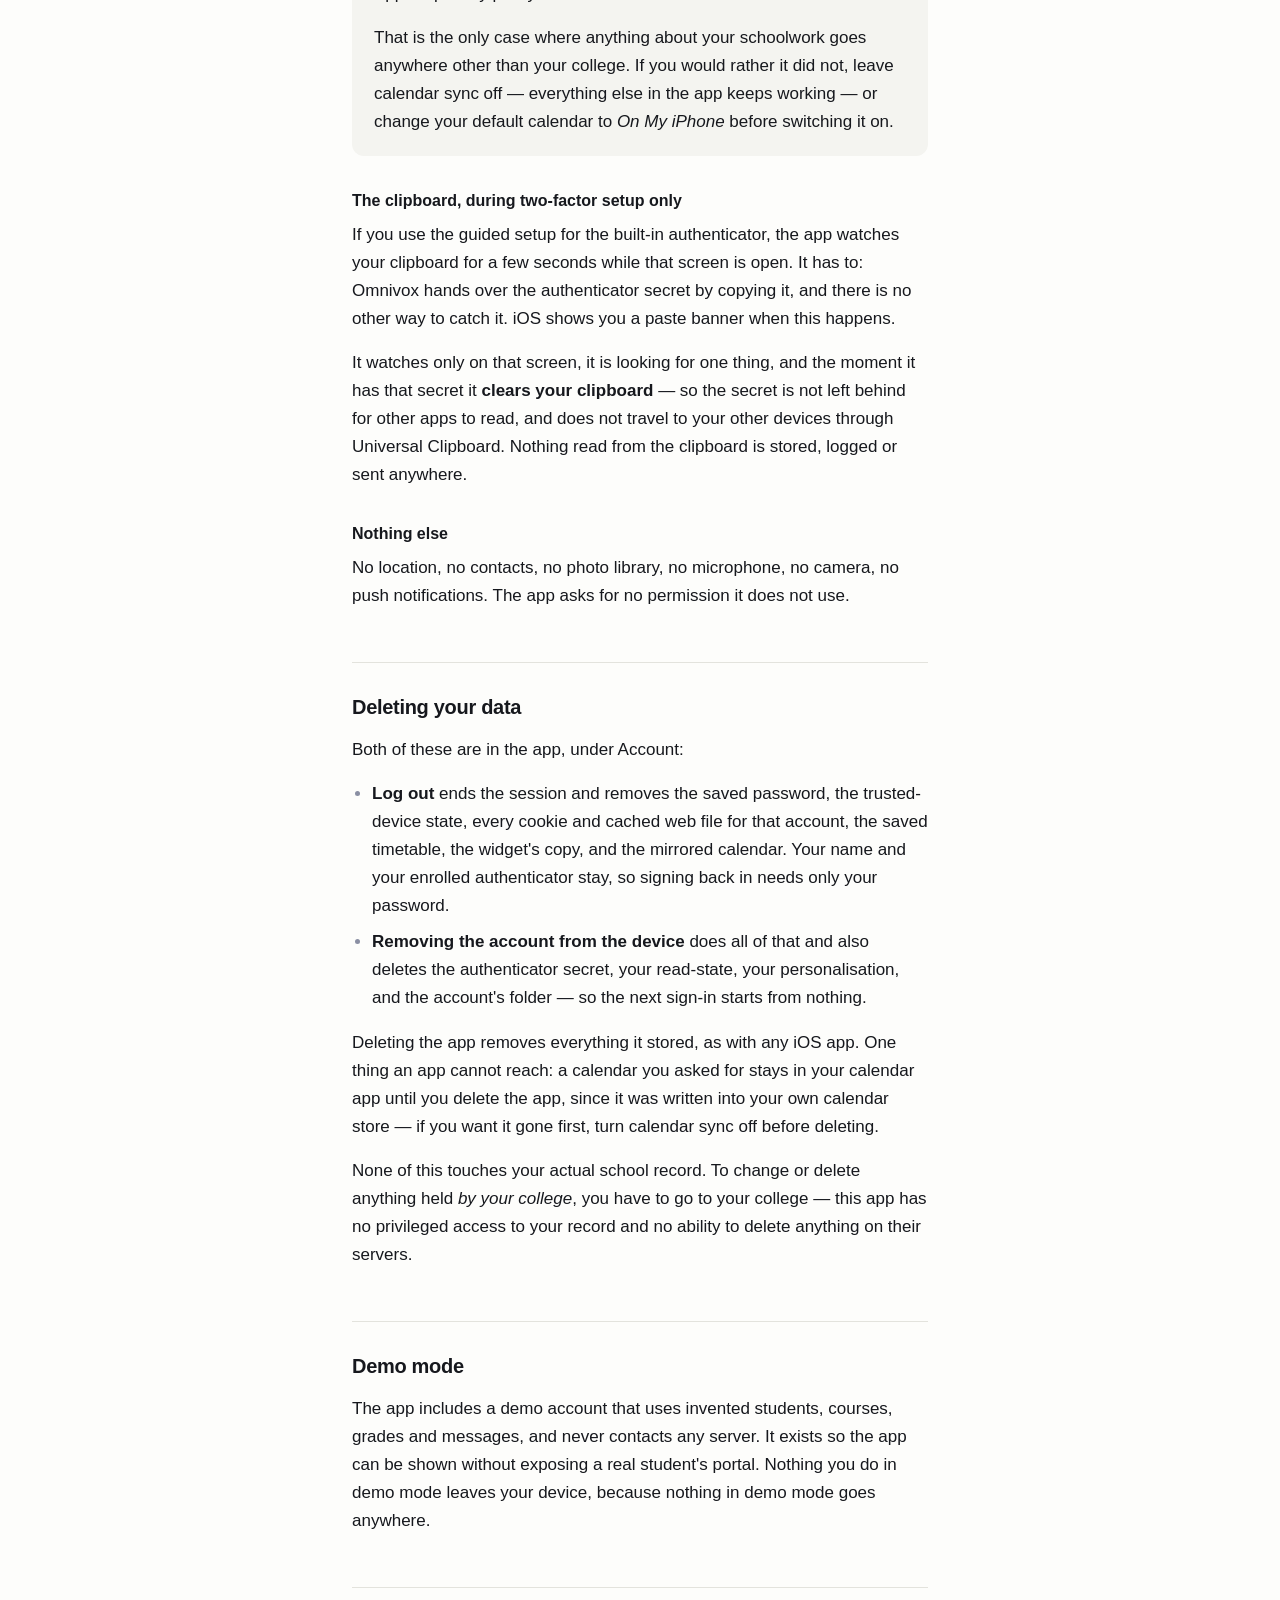
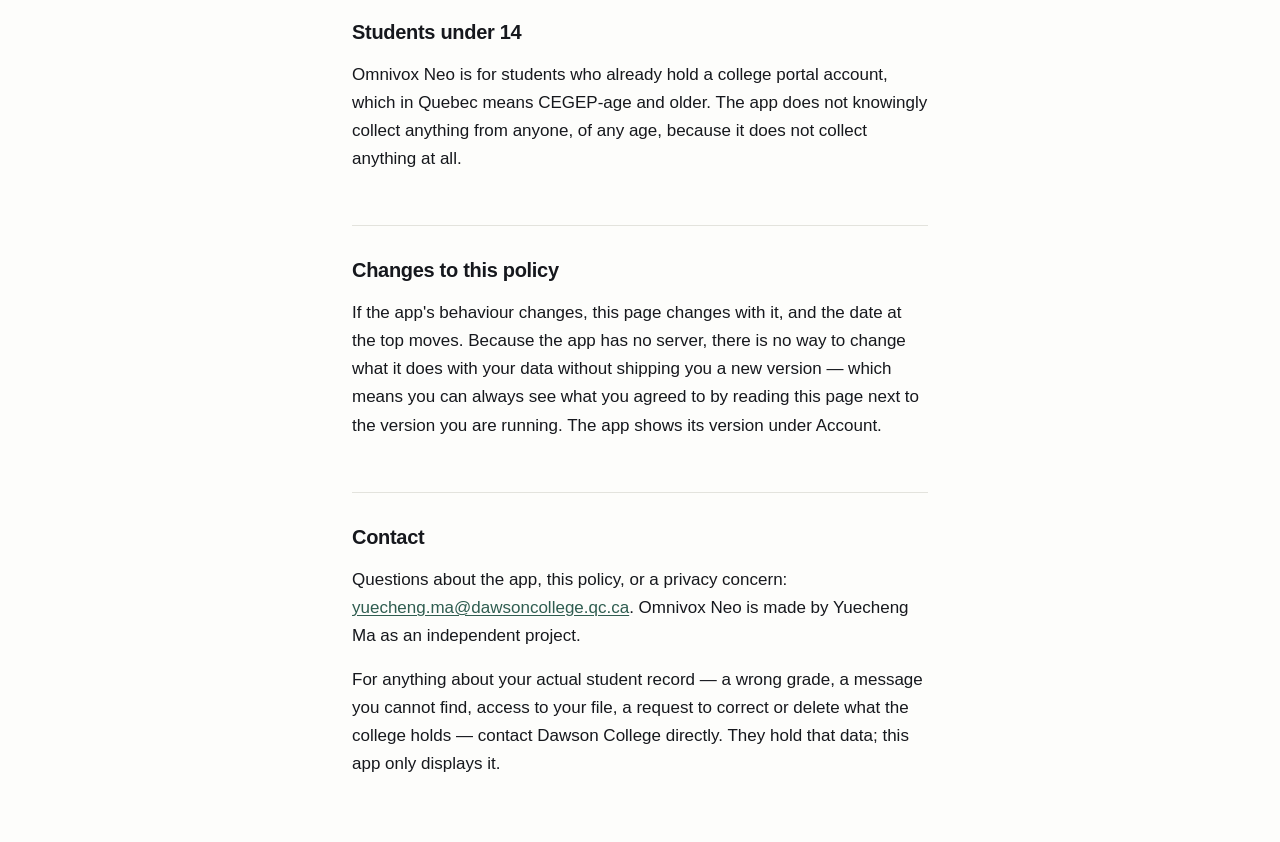
<file: OmnivoxNeo/Legal/privacy-en.html>
<!DOCTYPE html>
<html lang="en">
<head>
<meta charset="utf-8">
<meta name="viewport" content="width=device-width, initial-scale=1">
<title>Privacy Policy — Omnivox Neo</title>
<meta name="description" content="Omnivox Neo talks to your college's Omnivox portal and to nothing else. This policy explains what stays on your device, what never leaves it, and how to remove all of it.">
<meta name="robots" content="index, follow">
<link rel="stylesheet" href="style.css">
</head>
<body>

<header>
  <h1>Privacy Policy</h1>
  <p class="standfirst">Omnivox Neo talks to your college and, if you choose to send feedback, to nobody else. There is no account to make, no server of ours in the middle, and nothing to opt out of.</p>
  <p class="stamp">Last updated 13 October 2026 · Applies to Omnivox Neo for iPhone, iPad and Mac</p>
</header>

<main>

<p class="lede">Omnivox Neo is an independent app that signs in to your college's own Omnivox portal on your behalf and draws what it finds there in a nicer shape. It is not made by, affiliated with, or endorsed by Dawson College or Skytech Communications, who make Omnivox.</p>

<p>That independence is the thing to understand about privacy here, because it splits the question in two:</p>

<ul>
  <li><strong>Your school data belongs to your college and its Omnivox platform.</strong> Your grades, your messages, your timetable, your student record — those live on your college's Omnivox servers, and the college's and Skytech's own policies govern them. Nothing in this document changes that. <a href="#official">The official policies are linked below.</a></li>
  <li><strong>This policy covers only the app on your device</strong> — what it asks your phone for, what it writes down locally, and where it sends things. That is the part we are responsible for, and it is a short list.</li>
</ul>

<h2 id="short">The short version</h2>

<p>Omnivox Neo has no backend. There is no Omnivox Neo server, no account, no sign-up. When you use the app, your device talks straight to <strong>your college's Omnivox address over HTTPS</strong> — the same server your browser would reach — and the app is simply the thing drawing the result. Nobody sits in between, because there is no in between to sit in.</p>

<p>We never see your password, your grades, your messages or your name, because none of it is ever sent to us. There is nowhere for it to go.</p>

<h2 id="official">Your college's policies</h2>

<p>Because your school data is handled by Omnivox and your college rather than by this app, the policies that actually govern that data are theirs. Read them — they are the ones that matter for your record:</p>

<ul class="outbound">
  <li>
    <a href="https://skytech.com/en/confid-omnivox" rel="noopener">Omnivox privacy policy — Skytech Communications</a>
    <span>The vendor-level policy for the Omnivox platform: the portal, the online services and the official Omnivox Mobile app. <a href="https://skytech.com/confid-omnivox" rel="noopener">En français</a>.</span>
  </li>
  <li>
    <a href="https://dawsoncollege.omnivox.ca/intr/Module/Information/Confidentialite.aspx" rel="noopener">Security and Confidentiality — Dawson College Omnivox</a>
    <span>Dawson's own statement on how your Omnivox session is secured, including its guidance on looking after your password.</span>
  </li>
  <li>
    <a href="https://dawsoncollege.omnivox.ca/intr/Module/Information/Conditions.aspx" rel="noopener">Usage Conditions — Dawson College Omnivox</a>
    <span>The terms you accepted for using your college's portal. They apply to your account however you reach it, including through this app.</span>
  </li>
</ul>

<p>If your college ever needs something from you before it will let you in — a student ID photo, an agreement to re-read, a password reset — Omnivox Neo cannot resolve that for you. It says so and sends you to your college's own site to deal with it there.</p>

<h2 id="sends">What the app sends, and where</h2>

<p>One destination carries everything about you: the web address of the college you picked when you set the app up. For Dawson that is <code>dawsoncollege.omnivox.ca</code>. The app refuses to treat anything else as part of your session — a link has to be HTTPS, on that exact host, on the standard port, or the app hands it to your browser instead of signing in to it.</p>

<p>There is a second address, and it carries nothing about you. Before the app starts, it reads a small file from <code>raw.githubusercontent.com</code> listing which versions of Omnivox Neo are still fit to use — that is how a build with a serious fault can be told to stop. It is an ordinary download of a public file. Nothing is sent with it beyond what any web request discloses: your device's IP address, and the fact that something asked for that file. No identifier, no account, no version report, nothing about you or your college.</p>

<p>A third and a fourth exist only because of <a href="#feedback">the feedback feature</a>, and only when you use it. Opening <strong>Feedback and Roadmap</strong> reads the project's public issue list from <code>api.github.com</code> — the same list anybody can read in a browser, fetched with no account and nothing identifying attached. Actually sending something adds <code>thomas20090425.github.io</code>, which serves the form, and <code>bugdrop.neonwatty.workers.dev</code>, which receives what you typed and files it. Those two are described in full below, because unlike everything else here they involve a company that is not your college.</p>

<p>What goes to that one destination is what a sign-in needs and what a page request needs: your student number and password at the login screen, your two-factor code if your college asks for one, session cookies afterwards, and ordinary requests for the pages you are looking at. That is identical to what your browser would send. When you write a MIO message in the app, that message goes to your college's server and is delivered by your college's mail system.</p>

<p>There is nothing else. To be specific about the things apps usually do and this one does not:</p>

<ul class="nevers">
  <li>No analytics or usage tracking of any kind. The app does not measure you.</li>
  <li>No crash or diagnostic reporting service.</li>
  <li>No advertising, no ad identifier, no profiling, and no sale or sharing of anything.</li>
  <li>No third-party SDKs. The app itself is built entirely from Apple's own frameworks, and no vendor code is linked into it or runs at launch. The one piece of outside code anywhere near it is the feedback form, which is a web page that only exists while you have that form open — described <a href="#feedback">below</a>.</li>
  <li>No server operated by us, so no copy of anything on one.</li>
  <li>Your password and your authenticator secret are never synced to iCloud. The app uses no CloudKit and no iCloud Keychain. The one exception is calendar sync, described below, and it is yours to switch on or leave off.</li>
  <li>No account with us, no email list, no newsletter.</li>
</ul>

<p>The app declares this to Apple in its privacy manifest as collecting no data types and performing no tracking, which is why its App Store listing says <em>Data Not Collected</em>. The feedback form does not change that: nothing is gathered from you, the whole of it is what you chose to type into a box, and it is never used to identify you, to measure you, or for advertising of any kind.</p>

<h3>One honest caveat about web content</h3>

<p>Some of what your portal serves — an announcement with an image in it, a document a teacher uploaded, a link in a MIO message — is web content your college is serving, and the app renders it the way a browser would. If your college's page itself pulls in something hosted elsewhere, that request happens the same way it would in Safari. The app does not add any such content, but it also cannot rewrite what your college publishes. Links you tap that lead off your college's host are opened in your browser rather than inside your session.</p>

<h2 id="future">Features that are not in Omnivox, and what they will never be</h2>

<p>Omnivox Neo already does things the official portal does not — a Home Screen widget, a built-in authenticator, a timetable that works with no signal, calendar sync — and more will be added. Reporting a bug and asking for a feature were listed here as planned; they have now been built, and <a href="#feedback">the section below</a> is the promised account of them.</p>

<p>Those additions change nothing about the promise on this page, and three rules bind every one of them:</p>

<ul class="nevers">
  <li>No feature will be added in order to collect information about you. There is no analytics here, no usage measurement, no profiling, no advertising, and none will be added.</li>
  <li>If a feature ever needs to send something off your device — a bug report is the obvious example, since a useful one carries a description of what went wrong — it will be <strong>off until you turn it on</strong>, it will show you what it is about to send <strong>before</strong> it sends it, and it will send the least that makes it work. Nothing gathered for one purpose will be reused for another.</li>
  <li>It will be written on this page before it ships, with the date at the top moved, and you will be asked to accept the revised terms. You will not find out afterwards.</li>
</ul>

<p>Being an unofficial app is not a reason to be vague about this. It is the reason to be exact: no institution stands behind Omnivox Neo, so the only assurance you have is what it tells you about itself, and that has to be true and checkable.</p>

<h2 id="feedback">Reporting a bug, or asking for a feature</h2>

<p>This is the one part of Omnivox Neo that sends something to somewhere other than your college, and it is the one part that is entirely yours to use or ignore. Nothing here happens unless you open <strong>Account → Feedback and Roadmap</strong> and choose to do it. Nothing is collected in the background, at any point, by any part of it.</p>

<h3>Reading the list</h3>

<p>Opening the screen fetches the project's public issue list from GitHub's API at <code>api.github.com</code>. That is an anonymous request for a public page: no account, no key, no identifier, and nothing about you, your device beyond its IP address, or your college. The reply is kept on your device so the screen opens with something on it, and it holds nothing but public issue titles and their status. It is deleted along with everything else when you turn off <em>Instant Open and Offline Access</em>, or delete the app.</p>

<h3>Sending something</h3>

<p>The form is a web page served from GitHub Pages, shown inside the app in a window of its own. That window is <strong>sealed off from your Omnivox session</strong>: it has its own storage, created empty when you open it and destroyed when you close it, and it has no access to your cookies, your password, your timetable, your grades or your messages. It cannot read them, and nothing in the app passes them to it.</p>

<p>What is sent is exactly what you type into the form, plus two things you should know about:</p>

<ul class="nevers">
  <li><strong>Your name, only if you type one.</strong> The box is optional and may be left empty; leaving it empty is normal and the report is then shown as coming from an anonymous contributor. Whatever you put in it is published with the report, so a first name or a nickname is the sensible thing to use. No email address is asked for — that field is switched off.</li>
  <li><strong>Your app version</strong>, so a report can be matched to the build it came from. That is the whole of what is attached automatically.</li>
  <li><strong>A screenshot, only if you leave the box ticked.</strong> It is never taken automatically, and inside the app it can only photograph the feedback form itself rather than the screen you had the problem on — so it is usually worth unticking. Console logs are switched off and start unticked.</li>
</ul>

<p><strong>What you write becomes public.</strong> It is filed as an issue on the project's GitHub repository, where anyone can read it, and it stays readable there. That is the point — it is how you can see what happened to your report instead of having to trust that something did — but it means the form is not the place for your password, your student number, your grades or anything else you would not put on a public page. The app says so before it opens the form, and the form says so again.</p>

<h3>The two companies this involves</h3>

<p>Filing an issue on GitHub needs a key that can write to the repository, and a key shipped inside an app is a key everybody has. So the app does not hold one. Instead the form is carried by <a href="https://bugdrop.dev" rel="noopener">BugDrop</a>, an open-source service that receives what you typed at <code>bugdrop.neonwatty.workers.dev</code> and files the issue on your behalf. What you submit therefore passes through BugDrop's server and ends up on GitHub's, and both of those are companies with their own policies, which govern what they do with it:</p>

<ul class="outbound">
  <li>
    <a href="https://bugdrop.dev" rel="noopener">BugDrop</a>
    <span>The service that receives the form and creates the issue. Its code is public.</span>
  </li>
  <li>
    <a href="https://docs.github.com/en/site-policy/privacy-policies/github-general-privacy-statement" rel="noopener">GitHub Privacy Statement</a>
    <span>GitHub hosts the issue list, the published form, and the repository. Reading the list, loading the form and filing a report are all requests to GitHub.</span>
  </li>
</ul>

<p>This is the only place in Omnivox Neo where anything of yours reaches a third party, and it only happens because you filled in a form and pressed Submit. If you never use it, nothing about you goes anywhere except your college.</p>

<h2 id="device">What stays on your device</h2>

<p>This is the full inventory. All of it is inside the app's own storage on your device, and all of it is removable from inside the app.</p>

<dl class="inventory">

  <div class="row">
    <dt>Your Omnivox password</dt>
    <dd>Only if you ask the app to remember it, so you do not retype it daily.</dd>
    <dd class="where">Device keychain, pinned to this device, behind Face ID or Touch ID</dd>
    <dd>The protection here is enforced by iOS, not by the app's screens: the password is stored so that it is unreadable while the device is locked, cannot leave this device, cannot appear in a backup, and cannot be read at all without a successful biometric check. If someone adds their face or fingerprint to your device, iOS invalidates the stored password and the app has to ask you for it again.</dd>
  </div>

  <div class="row">
    <dt>Your authenticator secret</dt>
    <dd>Only if you set up the built-in authenticator, so two-factor codes fill themselves in.</dd>
    <dd class="where">Device keychain, never synced to iCloud</dd>
    <dd>Treat it like any other two-factor secret: it is the thing that generates your codes.</dd>
  </div>

  <div class="row">
    <dt>Your session</dt>
    <dd>The cookies and trusted-device state that keep you signed in between launches, exactly as a browser keeps them.</dd>
    <dd class="where">Isolated web session storage, plus the keychain, separately for each account you add</dd>
  </div>

  <div class="row">
    <dt>A copy of your timetable</dt>
    <dd>Only when you turn on <em>Instant Open and Offline Access</em>. It is what lets the app open on your schedule straight away, and still show it with no signal.</dd>
    <dd class="where">App's own storage, written with full file protection on iOS and excluded from backups</dd>
    <dd>On iPhone and iPad this file is cryptographically unreadable while your device is locked. Turning the setting off deletes it immediately.</dd>
  </div>

  <div class="row">
    <dt>Your grades, documents and messages</dt>
    <dd>Held in memory while you are reading them, and gone when the app closes. Omnivox Neo does not write your grades or your MIO messages to storage.</dd>
    <dd class="where">Memory only — nothing written down</dd>
    <dd>This is why those screens are greyed out in offline mode: there is genuinely no saved copy to show you.</dd>
  </div>

  <div class="row">
    <dt>What your Home Screen widget draws</dt>
    <dd>Your name as the portal gives it, your college's name, your accent colour, and today's classes with their times and rooms.</dd>
    <dd class="where">Shared app-group storage, readable by the widget, included in device backups</dd>
    <dd>Worth saying plainly: a widget has to be able to draw itself on a locked device, so this small copy is <em>not</em> behind Face ID, and unlike the file above it is not excluded from your device backup. It holds only what you can already see on your Home Screen. Nothing else is shared with the widget — the widget process has no access to the app's keychain, cookies or anything else. It is removed when you sign out.</dd>
  </div>

  <div class="row">
    <dt>Documents you open</dt>
    <dd>A file a teacher posted is downloaded so it can be shown or shared, and lands in the system temporary folder that iOS clears on its own.</dd>
    <dd class="where">Temporary storage</dd>
  </div>

  <div class="row">
    <dt>Your own settings</dt>
    <dd>Course colours and icons, a wallpaper you chose, which announcements you have already seen, your language, and whether the biometric lock is on.</dd>
    <dd class="where">App preferences and the app's own storage</dd>
  </div>

  <div class="row">
    <dt>Calendar entries, if you ask for them</dt>
    <dd>Deadlines and classes mirrored into a calendar the app creates for you.</dd>
    <dd class="where">Your device calendar, in a calendar named for the app</dd>
    <dd>See the note on calendar access below.</dd>
  </div>

</dl>

<div class="aside">
  <h3>If you would rather it kept nothing</h3>
  <p>Leave <em>Instant Open and Offline Access</em> off, in Account → On This Device, and don't ask the app to remember your password. You will sign in each time and the app will hold nothing but your session, like a browser tab. The trade is the one you would expect: no instant open, and nothing to show when you have no signal.</p>
</div>

<h2 id="permissions">What the app asks your device for</h2>

<h3>Face ID or Touch ID</h3>
<p>Used to unlock the saved password and to guard the saved timetable. Your biometric data is never available to the app — iOS performs the check and tells the app only whether it succeeded. The app asks for this only if you turn the lock on.</p>

<h3>Calendar</h3>
<p>Only if you turn on calendar sync. iOS offers apps either write-only access or full access, and write-only cannot update or remove an entry it previously created — which is the whole job here, since your timetable changes. So the app requests full access, and then uses it narrowly: it creates a calendar of its own, and only ever reads and writes inside that one. It does not list, read, or touch your other calendars or your personal events, and it does not copy anything out of them.</p>

<div class="aside">
  <h3>Calendar sync is the one thing that leaves your device</h3>
  <p>The calendar it creates is made inside whichever account your device already uses for new events. On most iPhones that is <strong>iCloud</strong> — which is the point, because it is what makes your class times show up on your Mac and iPad too. But it means that with calendar sync on, your course names, your room numbers and your coursework deadlines are uploaded to Apple and stored in your iCloud account, under Apple's privacy policy rather than this one.</p>
  <p>That is the only case where anything about your schoolwork goes anywhere other than your college. If you would rather it did not, leave calendar sync off — everything else in the app keeps working — or change your default calendar to <em>On My iPhone</em> before switching it on.</p>
</div>

<h3>The clipboard, during two-factor setup only</h3>
<p>If you use the guided setup for the built-in authenticator, the app watches your clipboard for a few seconds while that screen is open. It has to: Omnivox hands over the authenticator secret by copying it, and there is no other way to catch it. iOS shows you a paste banner when this happens.</p>
<p>It watches only on that screen, it is looking for one thing, and the moment it has that secret it <strong>clears your clipboard</strong> — so the secret is not left behind for other apps to read, and does not travel to your other devices through Universal Clipboard. Nothing read from the clipboard is stored, logged or sent anywhere.</p>

<h3>Nothing else</h3>
<p>No location, no contacts, no photo library, no microphone, no camera, no push notifications. The app asks for no permission it does not use.</p>

<h2 id="delete">Deleting your data</h2>

<p>Both of these are in the app, under Account:</p>

<ul>
  <li><strong>Log out</strong> ends the session and removes the saved password, the trusted-device state, every cookie and cached web file for that account, the saved timetable, the widget's copy, and the mirrored calendar. Your name and your enrolled authenticator stay, so signing back in needs only your password.</li>
  <li><strong>Removing the account from the device</strong> does all of that and also deletes the authenticator secret, your read-state, your personalisation, and the account's folder — so the next sign-in starts from nothing.</li>
</ul>

<p>Deleting the app removes everything it stored, as with any iOS app. One thing an app cannot reach: a calendar you asked for stays in your calendar app until you delete the app, since it was written into your own calendar store — if you want it gone first, turn calendar sync off before deleting.</p>

<p>None of this touches your actual school record. To change or delete anything held <em>by your college</em>, you have to go to your college — this app has no privileged access to your record and no ability to delete anything on their servers.</p>

<h2 id="demo">Demo mode</h2>

<p>The app includes a demo account that uses invented students, courses, grades and messages, and never contacts any server. It exists so the app can be shown without exposing a real student's portal. Nothing you do in demo mode leaves your device, because nothing in demo mode goes anywhere.</p>

<h2 id="children">Students under 14</h2>

<p>Omnivox Neo is for students who already hold a college portal account, which in Quebec means CEGEP-age and older. The app does not knowingly collect anything from anyone, of any age, because it does not collect anything at all.</p>

<h2 id="changes">Changes to this policy</h2>

<p>If the app's behaviour changes, this page changes with it, and the date at the top moves. Because the app has no server, there is no way to change what it does with your data without shipping you a new version — which means you can always see what you agreed to by reading this page next to the version you are running. The app shows its version under Account.</p>

<h2 id="contact">Contact</h2>

<p>Questions about the app, this policy, or a privacy concern: <a href="mailto:yuecheng.ma@dawsoncollege.qc.ca">yuecheng.ma@dawsoncollege.qc.ca</a>. Omnivox Neo is made by Yuecheng Ma as an independent project.</p>

<p>For anything about your actual student record — a wrong grade, a message you cannot find, access to your file, a request to correct or delete what the college holds — contact Dawson College directly. They hold that data; this app only displays it.</p>

</main>

</body>
</html>
</file>
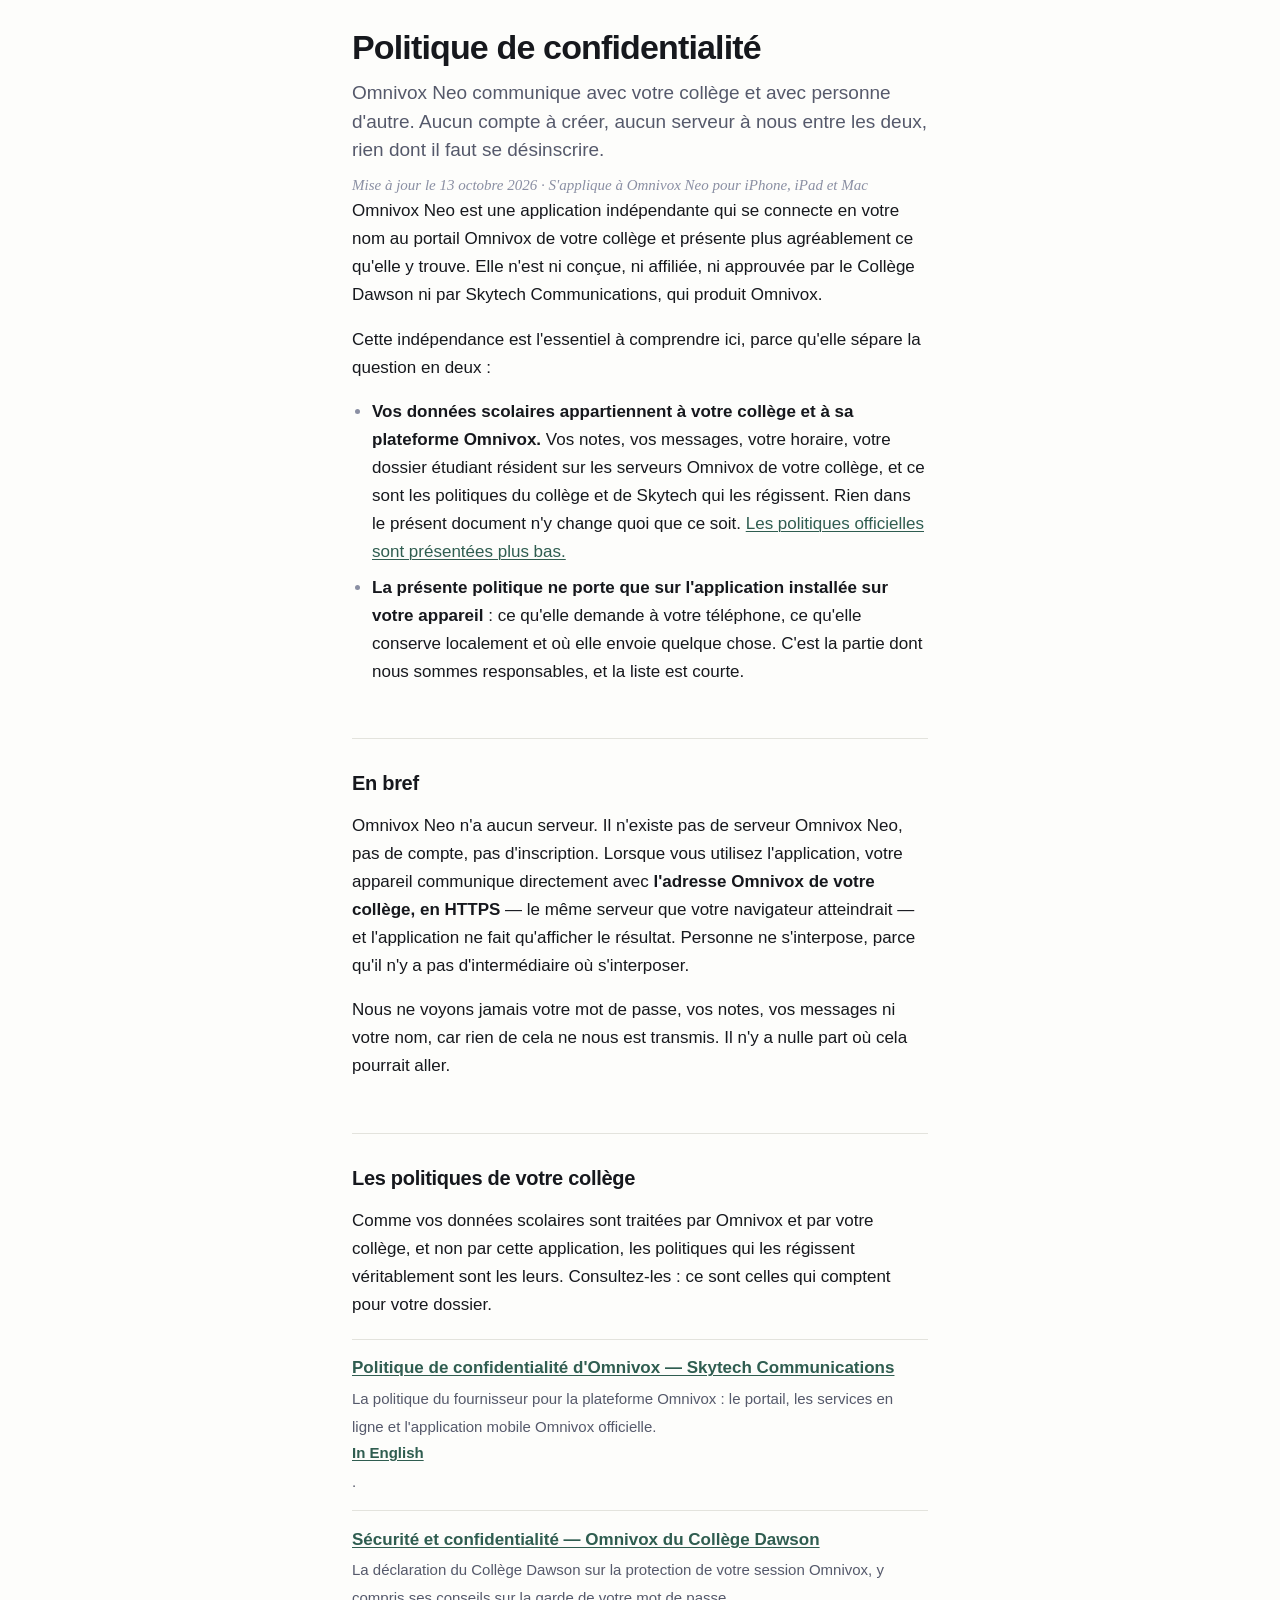
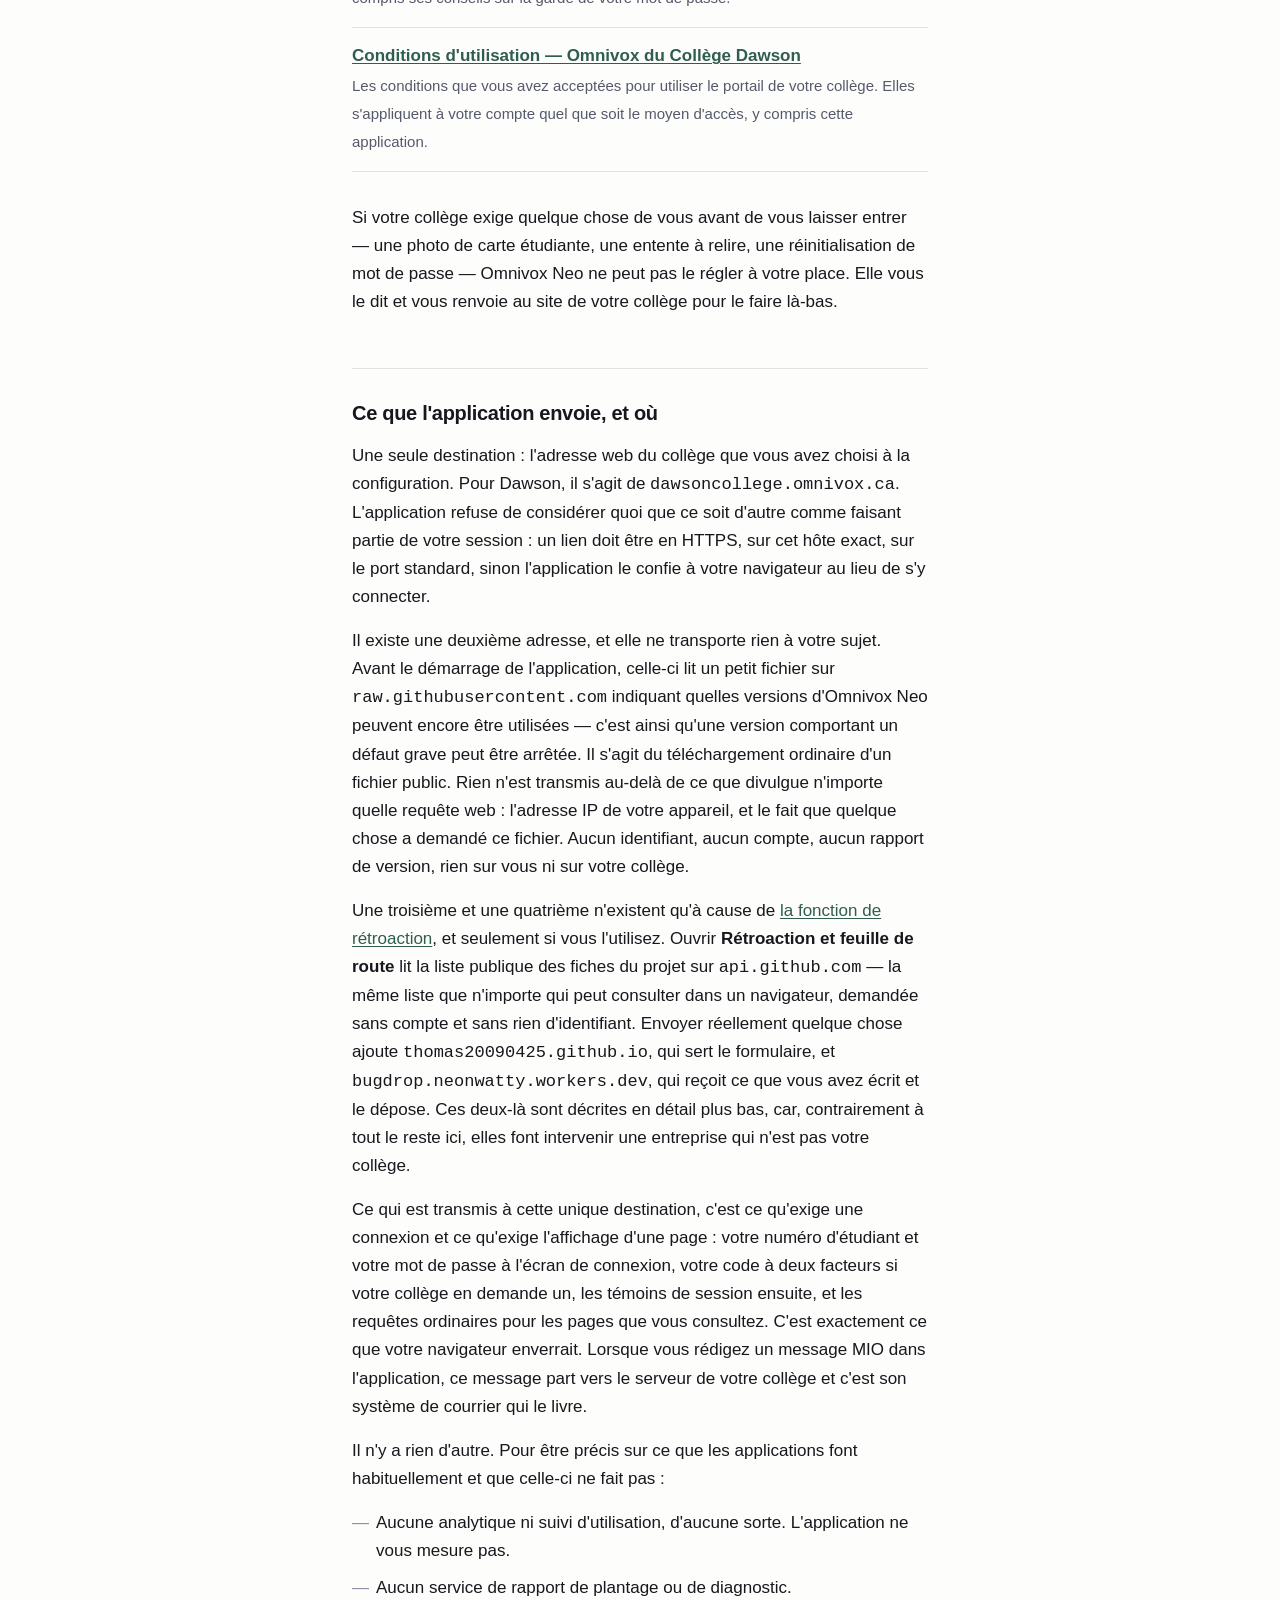
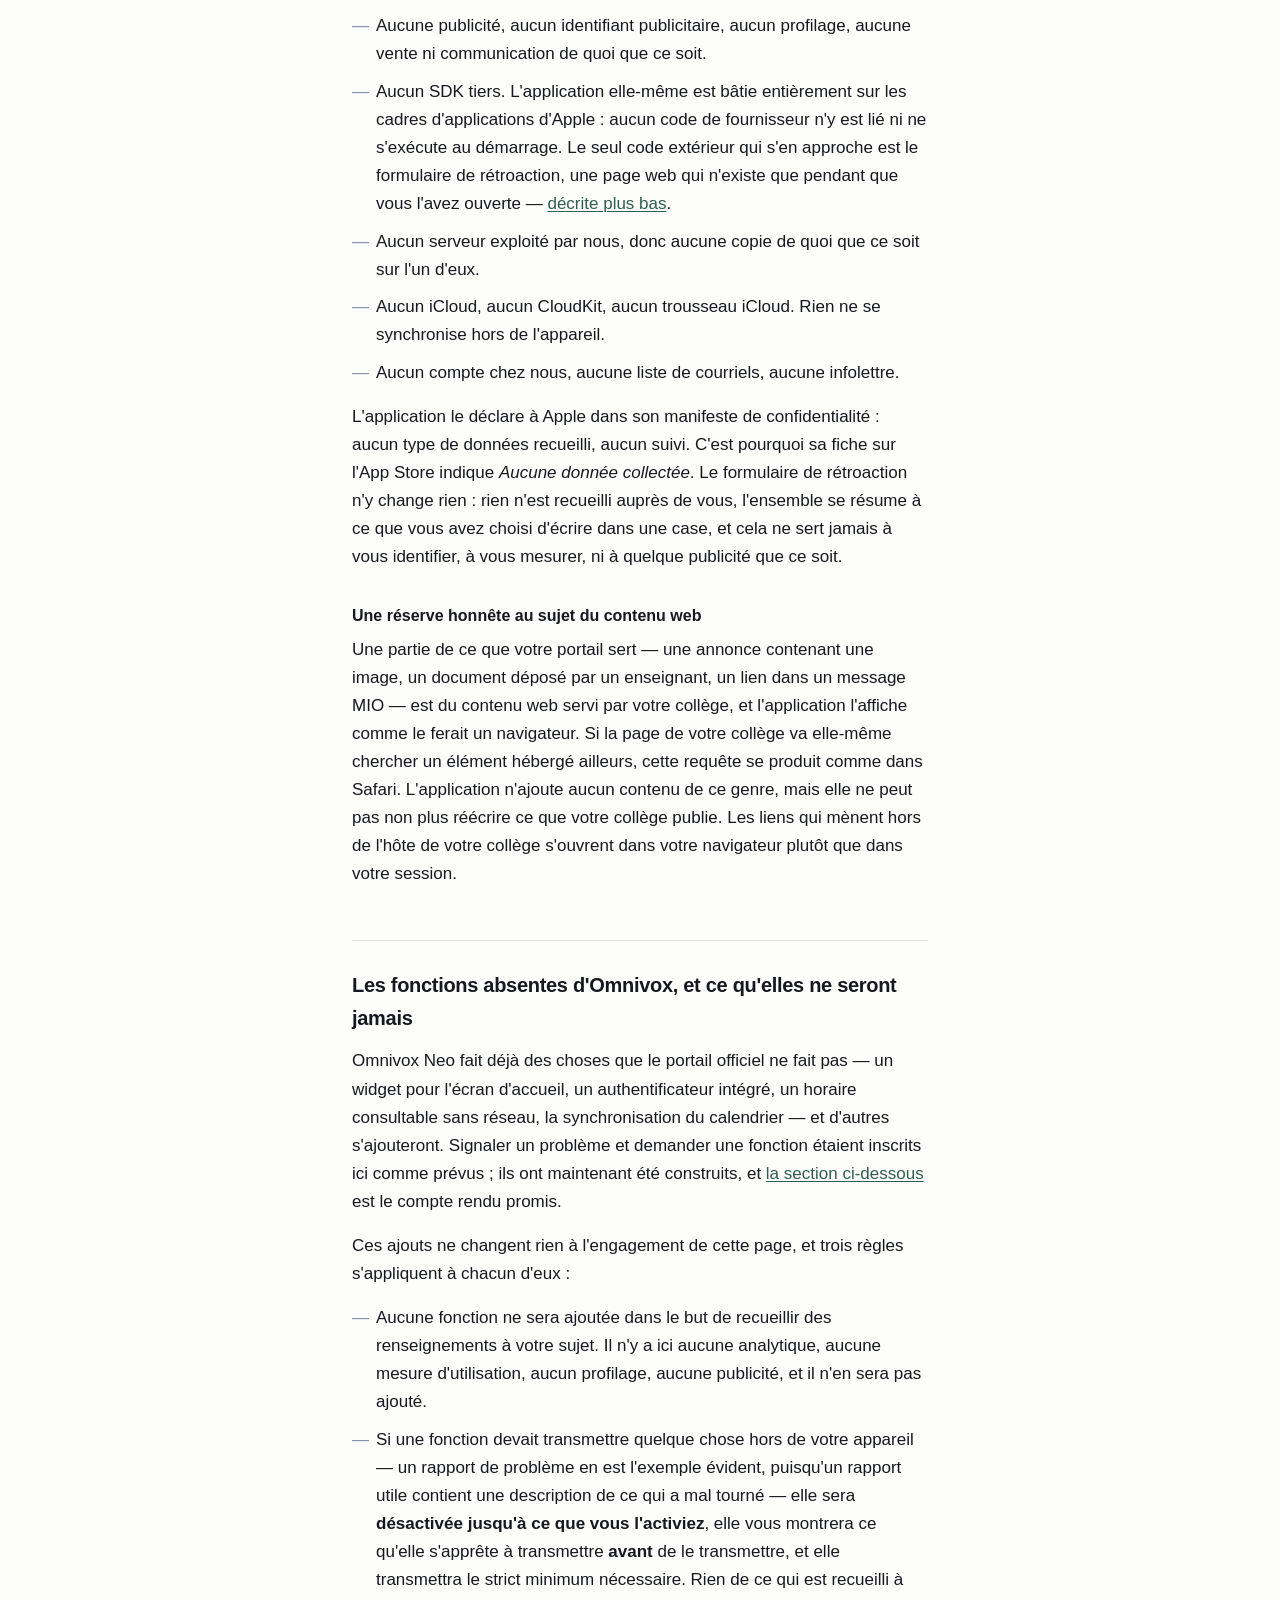
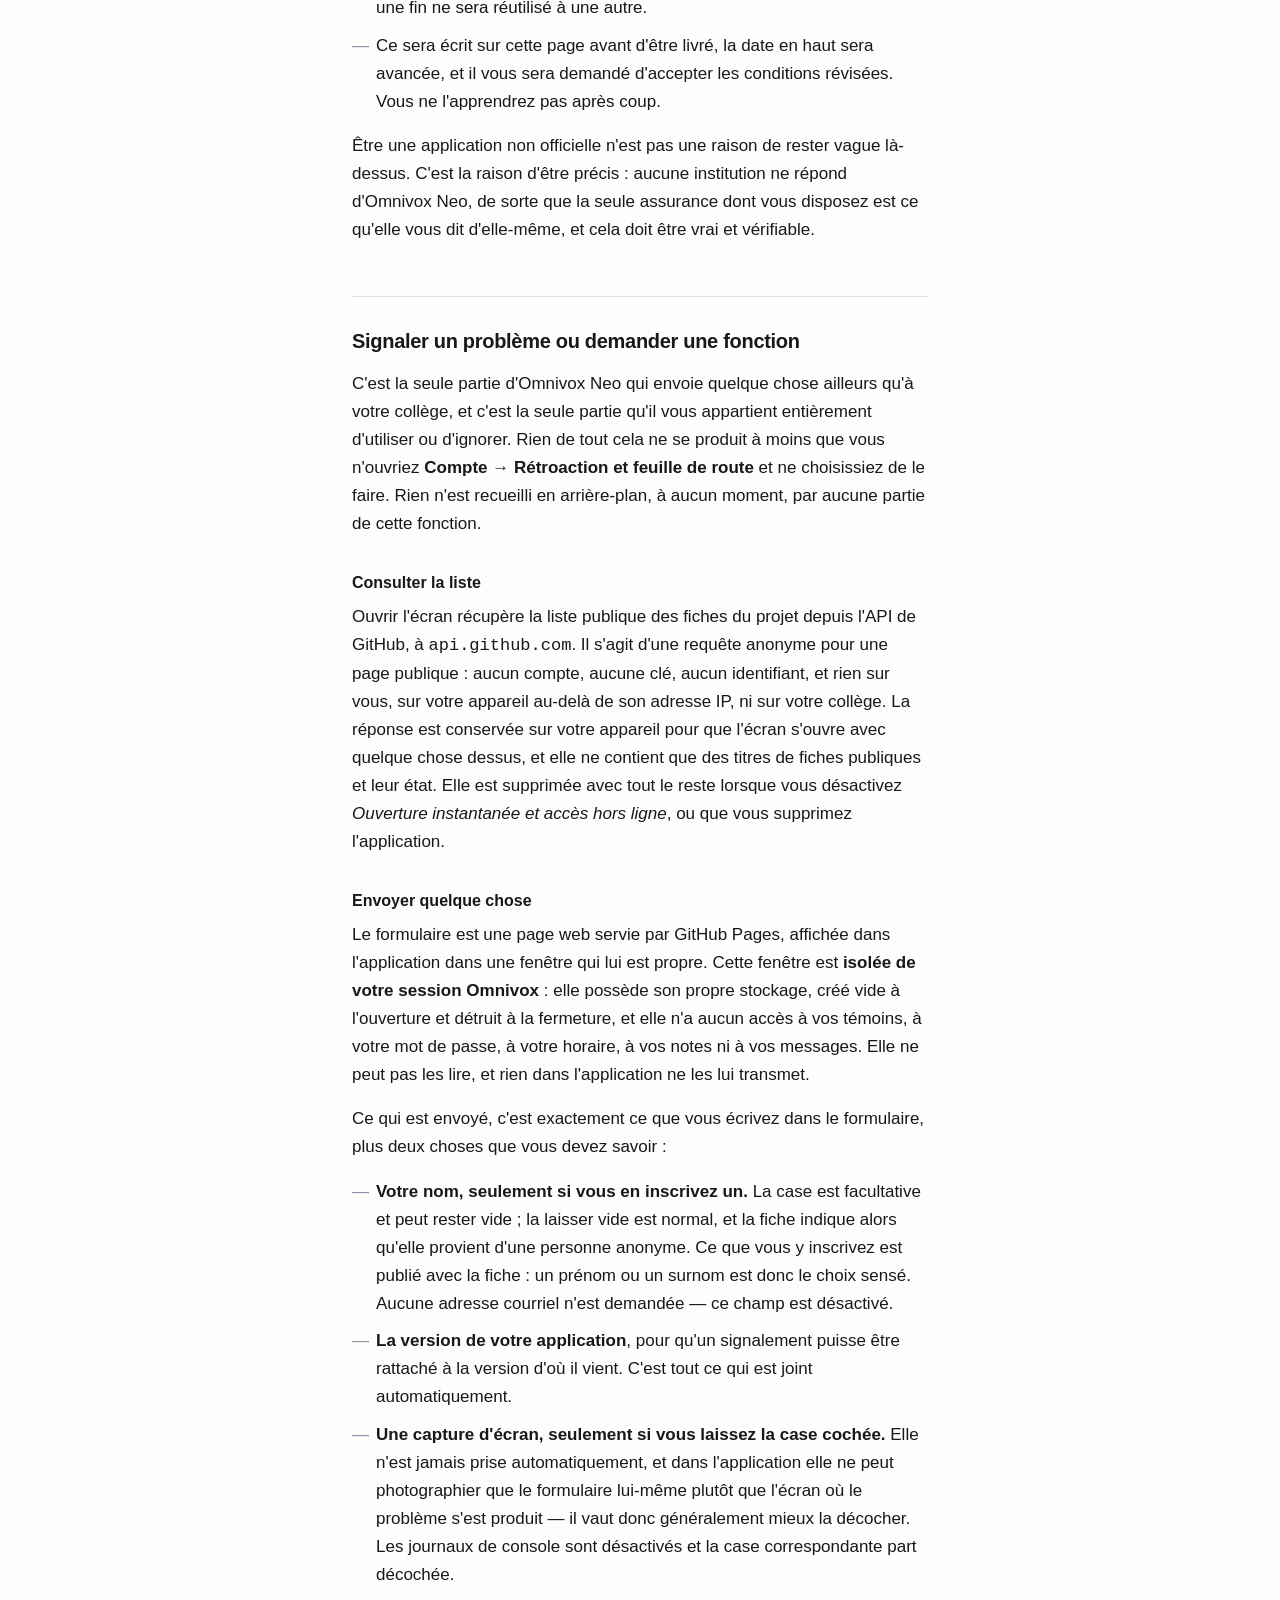
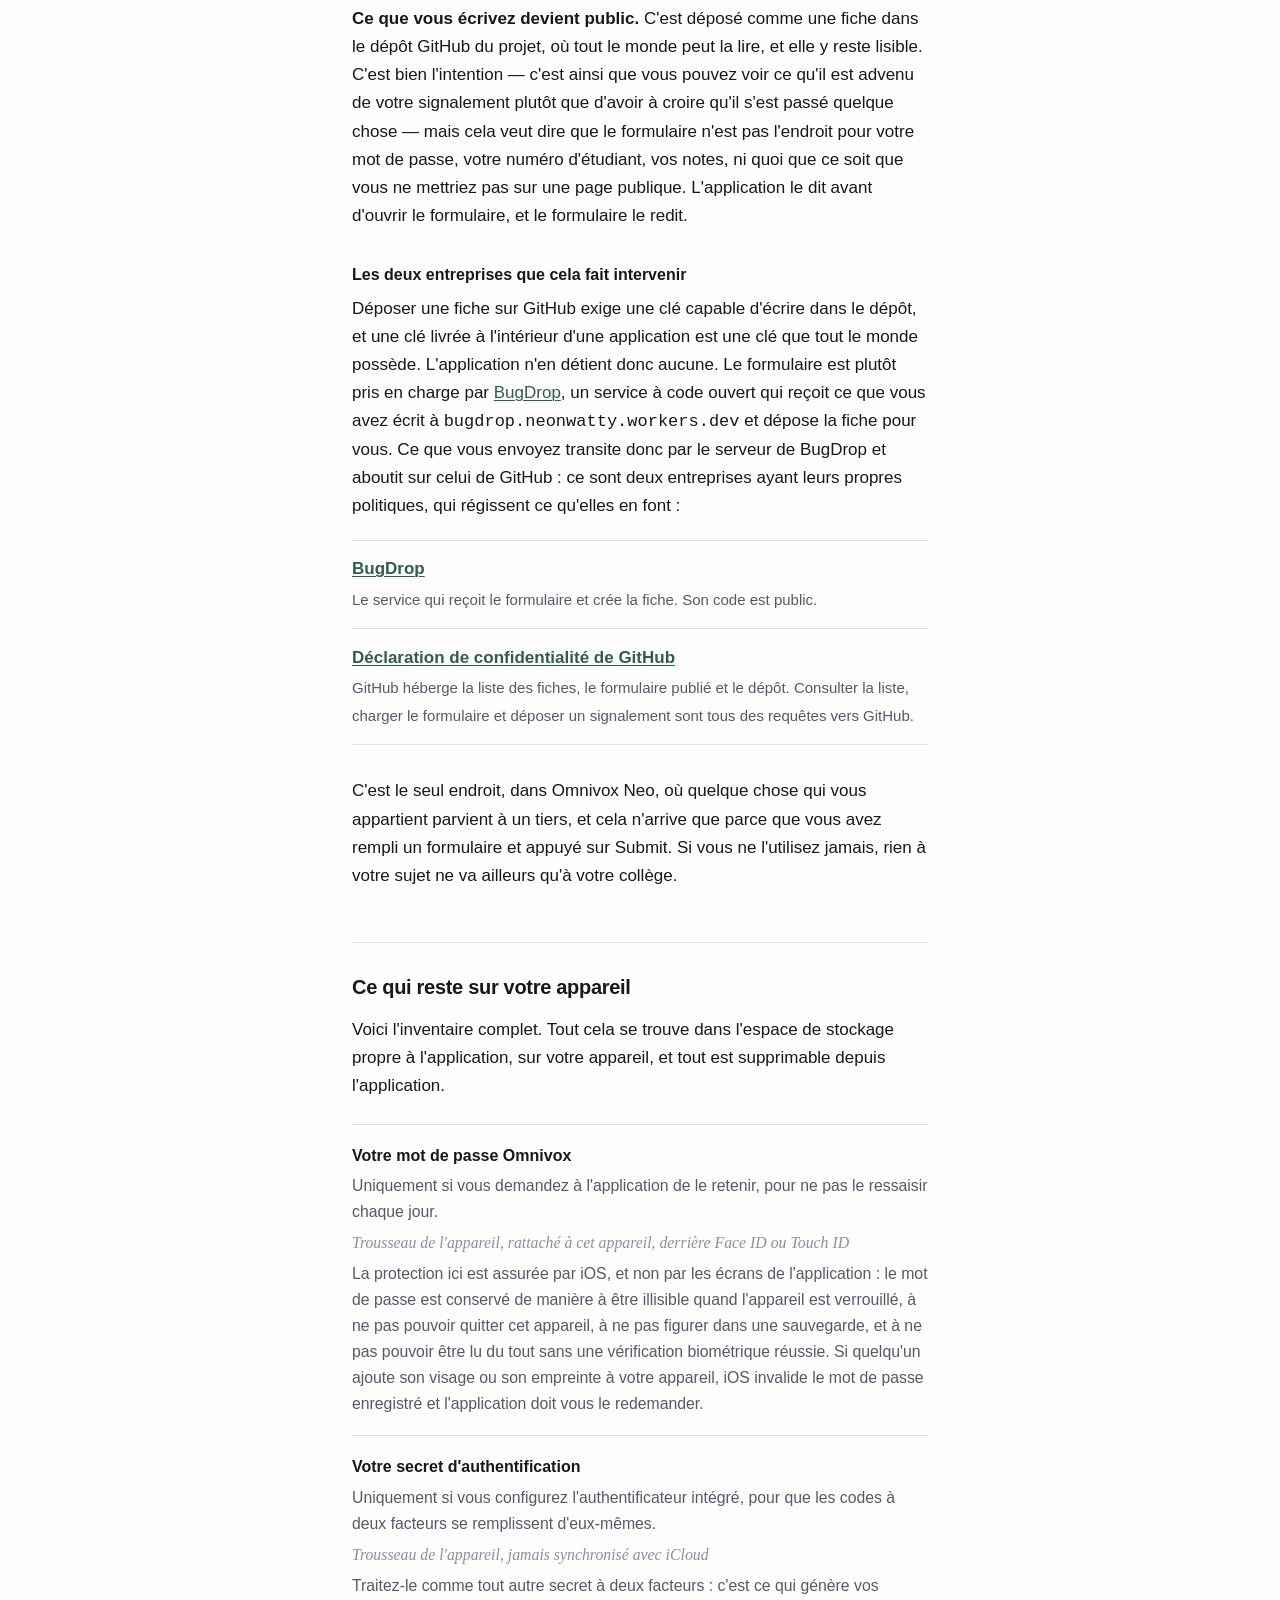
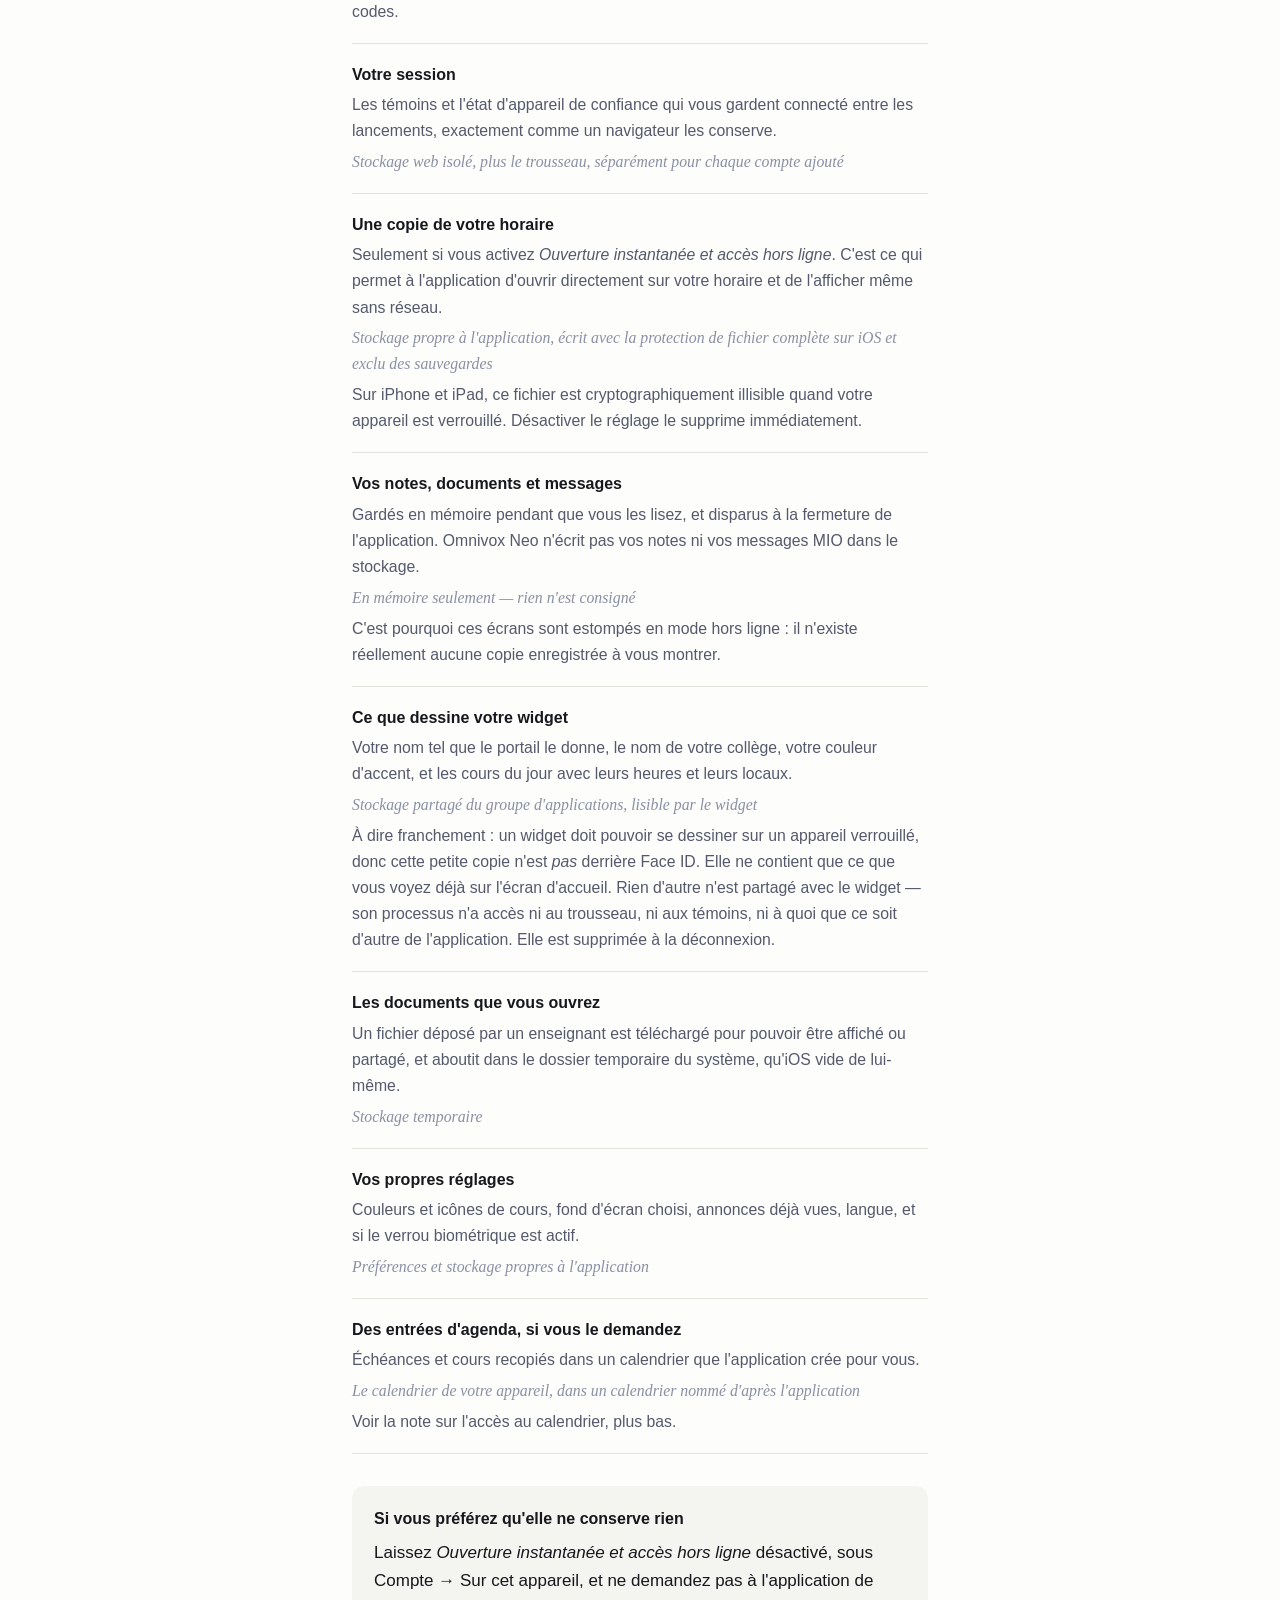
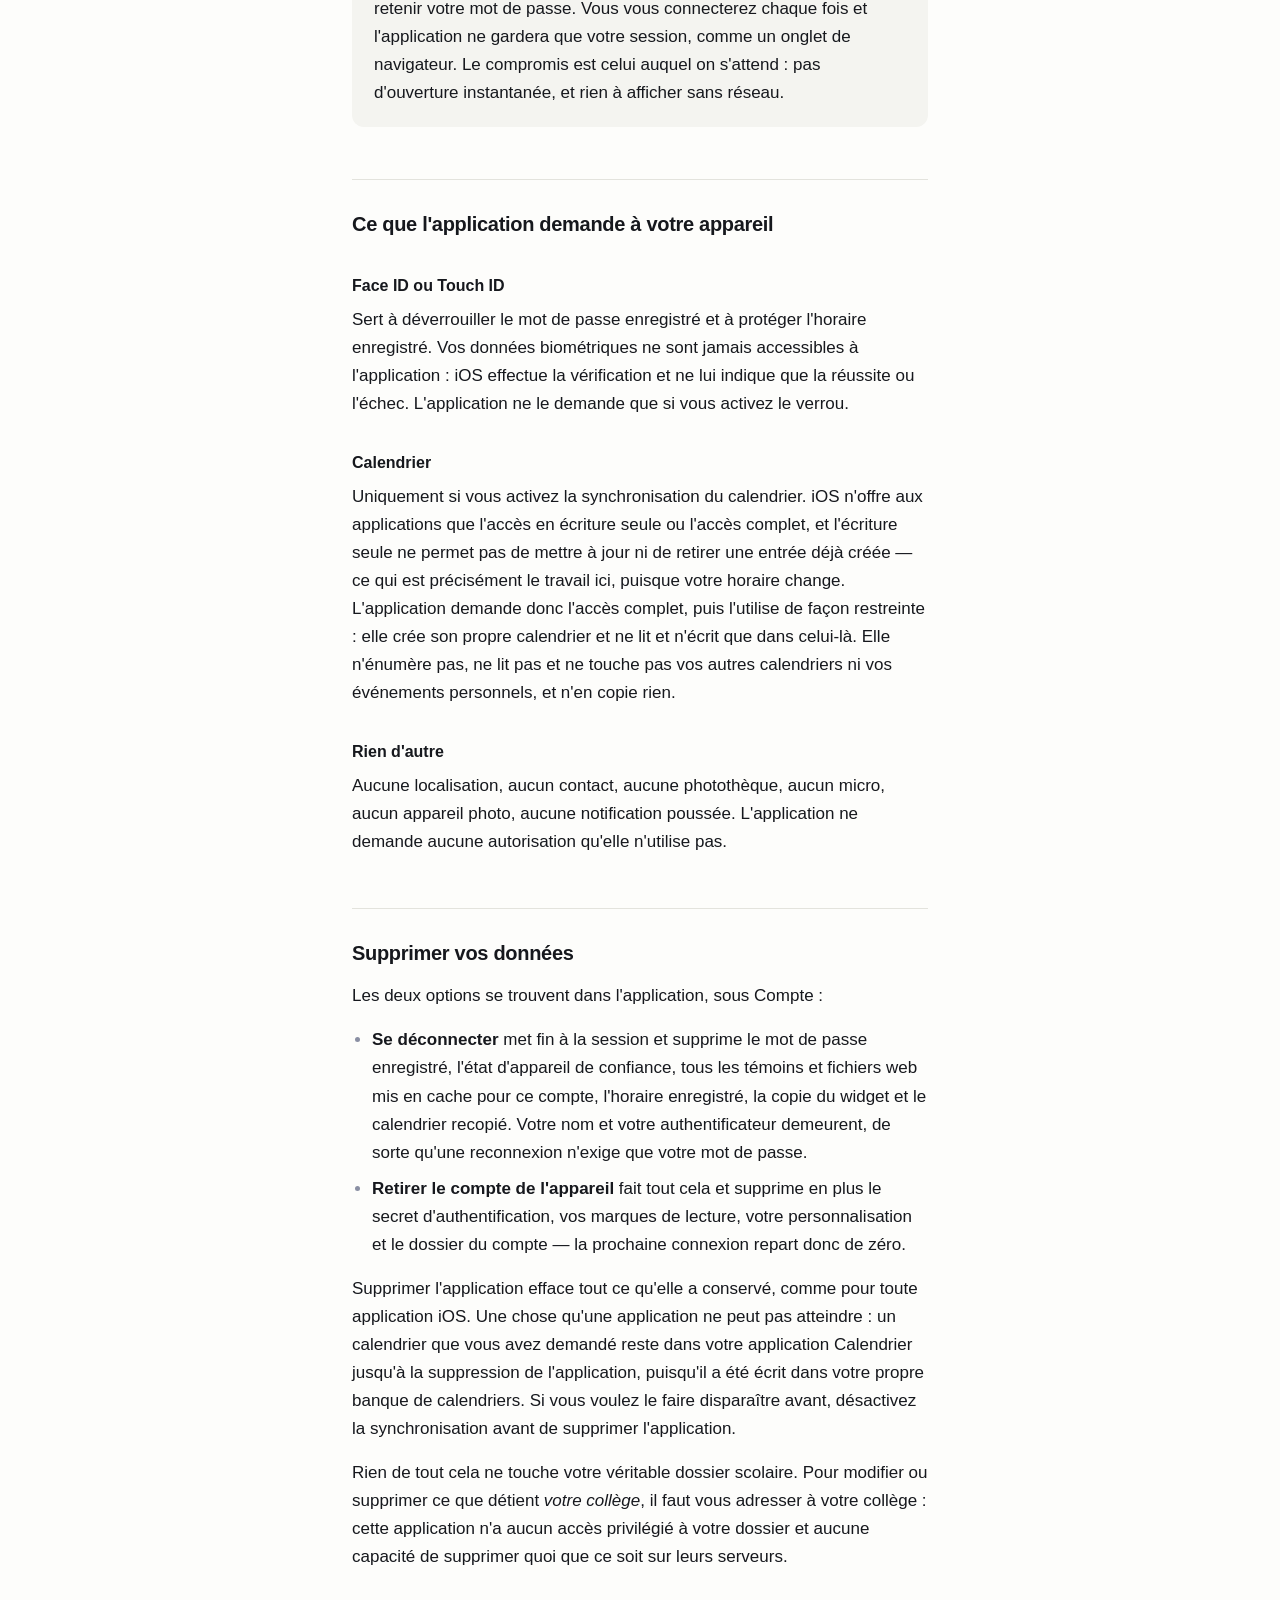
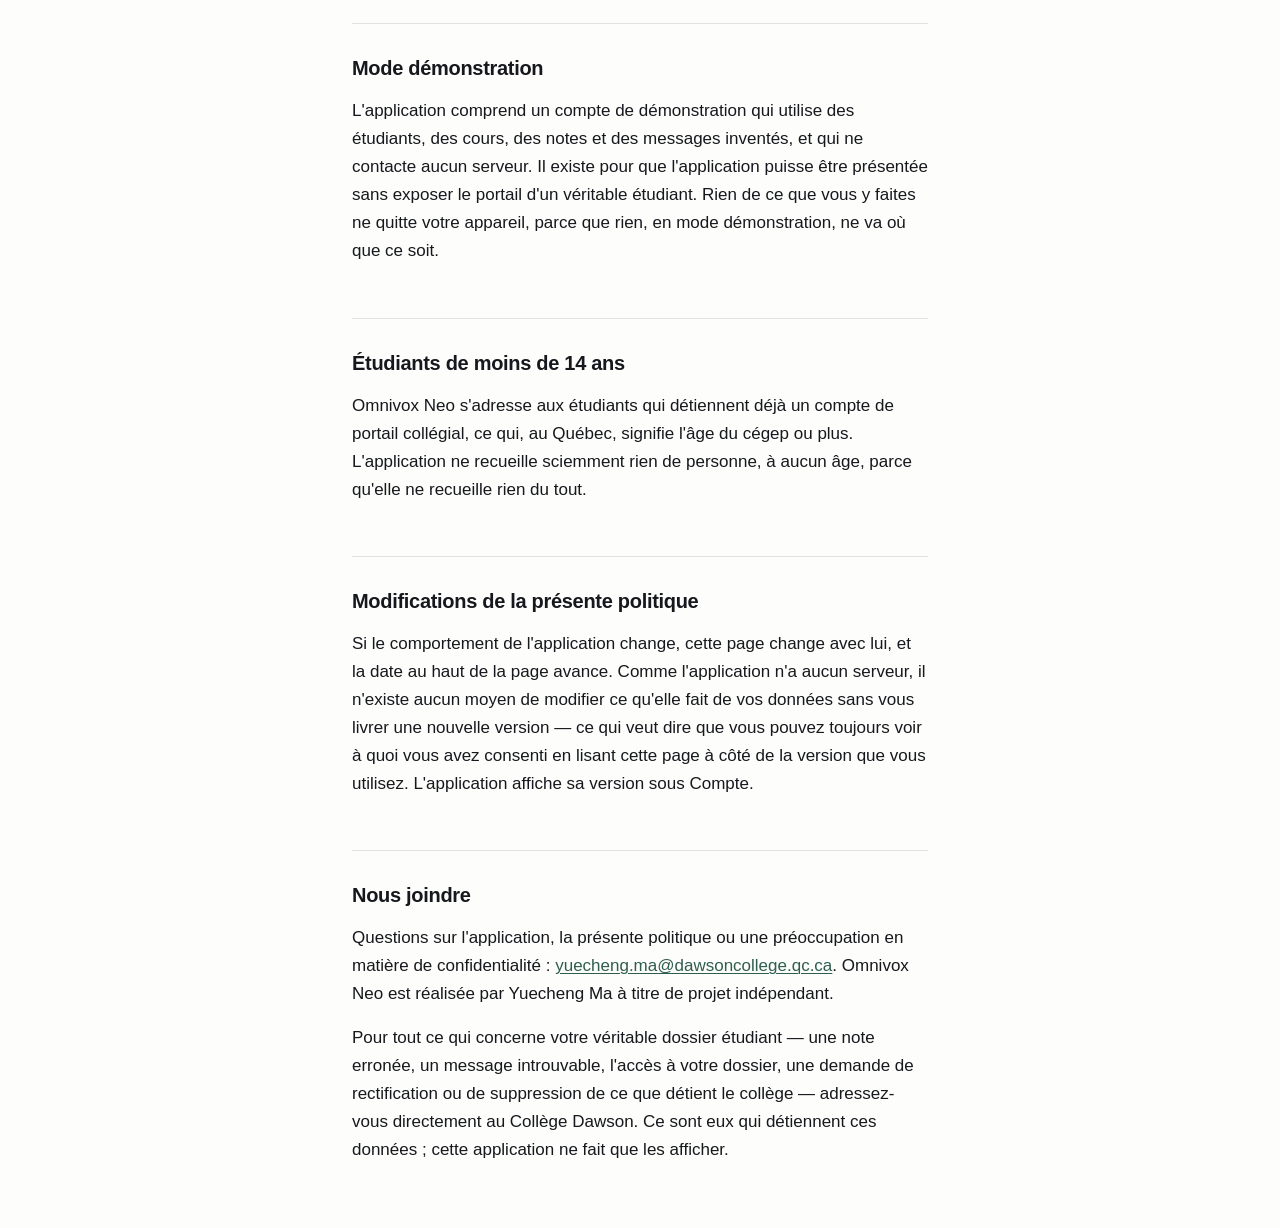
<file: OmnivoxNeo/Legal/privacy-fr.html>
<!DOCTYPE html>
<html lang="fr-CA">
<head>
<meta charset="utf-8">
<meta name="viewport" content="width=device-width, initial-scale=1">
<title>Politique de confidentialité — Omnivox Neo</title>
<meta name="description" content="Omnivox Neo communique avec le portail Omnivox de votre collège et avec rien d'autre. Cette politique explique ce qui reste sur votre appareil, ce qui n'en sort jamais, et comment tout supprimer.">
<meta name="robots" content="index, follow">
<link rel="stylesheet" href="style.css">
</head>
<body>

<header>
  <h1>Politique de confidentialité</h1>
  <p class="standfirst">Omnivox Neo communique avec votre collège et avec personne d'autre. Aucun compte à créer, aucun serveur à nous entre les deux, rien dont il faut se désinscrire.</p>
  <p class="stamp">Mise à jour le 13 octobre 2026 · S'applique à Omnivox Neo pour iPhone, iPad et Mac</p>
</header>

<main>

<p class="lede">Omnivox Neo est une application indépendante qui se connecte en votre nom au portail Omnivox de votre collège et présente plus agréablement ce qu'elle y trouve. Elle n'est ni conçue, ni affiliée, ni approuvée par le Collège Dawson ni par Skytech Communications, qui produit Omnivox.</p>

<p>Cette indépendance est l'essentiel à comprendre ici, parce qu'elle sépare la question en deux :</p>

<ul>
  <li><strong>Vos données scolaires appartiennent à votre collège et à sa plateforme Omnivox.</strong> Vos notes, vos messages, votre horaire, votre dossier étudiant résident sur les serveurs Omnivox de votre collège, et ce sont les politiques du collège et de Skytech qui les régissent. Rien dans le présent document n'y change quoi que ce soit. <a href="#officiel">Les politiques officielles sont présentées plus bas.</a></li>
  <li><strong>La présente politique ne porte que sur l'application installée sur votre appareil</strong> : ce qu'elle demande à votre téléphone, ce qu'elle conserve localement et où elle envoie quelque chose. C'est la partie dont nous sommes responsables, et la liste est courte.</li>
</ul>

<h2 id="resume">En bref</h2>

<p>Omnivox Neo n'a aucun serveur. Il n'existe pas de serveur Omnivox Neo, pas de compte, pas d'inscription. Lorsque vous utilisez l'application, votre appareil communique directement avec <strong>l'adresse Omnivox de votre collège, en HTTPS</strong> — le même serveur que votre navigateur atteindrait — et l'application ne fait qu'afficher le résultat. Personne ne s'interpose, parce qu'il n'y a pas d'intermédiaire où s'interposer.</p>

<p>Nous ne voyons jamais votre mot de passe, vos notes, vos messages ni votre nom, car rien de cela ne nous est transmis. Il n'y a nulle part où cela pourrait aller.</p>

<h2 id="officiel">Les politiques de votre collège</h2>

<p>Comme vos données scolaires sont traitées par Omnivox et par votre collège, et non par cette application, les politiques qui les régissent véritablement sont les leurs. Consultez-les : ce sont celles qui comptent pour votre dossier.</p>

<ul class="outbound">
  <li>
    <a href="https://skytech.com/confid-omnivox" rel="noopener">Politique de confidentialité d'Omnivox — Skytech Communications</a>
    <span>La politique du fournisseur pour la plateforme Omnivox : le portail, les services en ligne et l'application mobile Omnivox officielle. <a href="https://skytech.com/en/confid-omnivox" rel="noopener">In English</a>.</span>
  </li>
  <li>
    <a href="https://dawsoncollege.omnivox.ca/intr/Module/Information/Confidentialite.aspx" rel="noopener">Sécurité et confidentialité — Omnivox du Collège Dawson</a>
    <span>La déclaration du Collège Dawson sur la protection de votre session Omnivox, y compris ses conseils sur la garde de votre mot de passe.</span>
  </li>
  <li>
    <a href="https://dawsoncollege.omnivox.ca/intr/Module/Information/Conditions.aspx" rel="noopener">Conditions d'utilisation — Omnivox du Collège Dawson</a>
    <span>Les conditions que vous avez acceptées pour utiliser le portail de votre collège. Elles s'appliquent à votre compte quel que soit le moyen d'accès, y compris cette application.</span>
  </li>
</ul>

<p>Si votre collège exige quelque chose de vous avant de vous laisser entrer — une photo de carte étudiante, une entente à relire, une réinitialisation de mot de passe — Omnivox Neo ne peut pas le régler à votre place. Elle vous le dit et vous renvoie au site de votre collège pour le faire là-bas.</p>

<h2 id="envois">Ce que l'application envoie, et où</h2>

<p>Une seule destination : l'adresse web du collège que vous avez choisi à la configuration. Pour Dawson, il s'agit de <code>dawsoncollege.omnivox.ca</code>. L'application refuse de considérer quoi que ce soit d'autre comme faisant partie de votre session : un lien doit être en HTTPS, sur cet hôte exact, sur le port standard, sinon l'application le confie à votre navigateur au lieu de s'y connecter.</p>

<p>Il existe une deuxième adresse, et elle ne transporte rien à votre sujet. Avant le démarrage de l'application, celle-ci lit un petit fichier sur <code>raw.githubusercontent.com</code> indiquant quelles versions d'Omnivox Neo peuvent encore être utilisées — c'est ainsi qu'une version comportant un défaut grave peut être arrêtée. Il s'agit du téléchargement ordinaire d'un fichier public. Rien n'est transmis au-delà de ce que divulgue n'importe quelle requête web : l'adresse IP de votre appareil, et le fait que quelque chose a demandé ce fichier. Aucun identifiant, aucun compte, aucun rapport de version, rien sur vous ni sur votre collège.</p>

<p>Une troisième et une quatrième n'existent qu'à cause de <a href="#retroaction">la fonction de rétroaction</a>, et seulement si vous l'utilisez. Ouvrir <strong>Rétroaction et feuille de route</strong> lit la liste publique des fiches du projet sur <code>api.github.com</code> — la même liste que n'importe qui peut consulter dans un navigateur, demandée sans compte et sans rien d'identifiant. Envoyer réellement quelque chose ajoute <code>thomas20090425.github.io</code>, qui sert le formulaire, et <code>bugdrop.neonwatty.workers.dev</code>, qui reçoit ce que vous avez écrit et le dépose. Ces deux-là sont décrites en détail plus bas, car, contrairement à tout le reste ici, elles font intervenir une entreprise qui n'est pas votre collège.</p>

<p>Ce qui est transmis à cette unique destination, c'est ce qu'exige une connexion et ce qu'exige l'affichage d'une page : votre numéro d'étudiant et votre mot de passe à l'écran de connexion, votre code à deux facteurs si votre collège en demande un, les témoins de session ensuite, et les requêtes ordinaires pour les pages que vous consultez. C'est exactement ce que votre navigateur enverrait. Lorsque vous rédigez un message MIO dans l'application, ce message part vers le serveur de votre collège et c'est son système de courrier qui le livre.</p>

<p>Il n'y a rien d'autre. Pour être précis sur ce que les applications font habituellement et que celle-ci ne fait pas :</p>

<ul class="nevers">
  <li>Aucune analytique ni suivi d'utilisation, d'aucune sorte. L'application ne vous mesure pas.</li>
  <li>Aucun service de rapport de plantage ou de diagnostic.</li>
  <li>Aucune publicité, aucun identifiant publicitaire, aucun profilage, aucune vente ni communication de quoi que ce soit.</li>
  <li>Aucun SDK tiers. L'application elle-même est bâtie entièrement sur les cadres d'applications d'Apple : aucun code de fournisseur n'y est lié ni ne s'exécute au démarrage. Le seul code extérieur qui s'en approche est le formulaire de rétroaction, une page web qui n'existe que pendant que vous l'avez ouverte — <a href="#retroaction">décrite plus bas</a>.</li>
  <li>Aucun serveur exploité par nous, donc aucune copie de quoi que ce soit sur l'un d'eux.</li>
  <li>Aucun iCloud, aucun CloudKit, aucun trousseau iCloud. Rien ne se synchronise hors de l'appareil.</li>
  <li>Aucun compte chez nous, aucune liste de courriels, aucune infolettre.</li>
</ul>

<p>L'application le déclare à Apple dans son manifeste de confidentialité : aucun type de données recueilli, aucun suivi. C'est pourquoi sa fiche sur l'App Store indique <em>Aucune donnée collectée</em>. Le formulaire de rétroaction n'y change rien : rien n'est recueilli auprès de vous, l'ensemble se résume à ce que vous avez choisi d'écrire dans une case, et cela ne sert jamais à vous identifier, à vous mesurer, ni à quelque publicité que ce soit.</p>

<h3>Une réserve honnête au sujet du contenu web</h3>

<p>Une partie de ce que votre portail sert — une annonce contenant une image, un document déposé par un enseignant, un lien dans un message MIO — est du contenu web servi par votre collège, et l'application l'affiche comme le ferait un navigateur. Si la page de votre collège va elle-même chercher un élément hébergé ailleurs, cette requête se produit comme dans Safari. L'application n'ajoute aucun contenu de ce genre, mais elle ne peut pas non plus réécrire ce que votre collège publie. Les liens qui mènent hors de l'hôte de votre collège s'ouvrent dans votre navigateur plutôt que dans votre session.</p>

<h2 id="avenir">Les fonctions absentes d'Omnivox, et ce qu'elles ne seront jamais</h2>

<p>Omnivox Neo fait déjà des choses que le portail officiel ne fait pas — un widget pour l'écran d'accueil, un authentificateur intégré, un horaire consultable sans réseau, la synchronisation du calendrier — et d'autres s'ajouteront. Signaler un problème et demander une fonction étaient inscrits ici comme prévus ; ils ont maintenant été construits, et <a href="#retroaction">la section ci-dessous</a> est le compte rendu promis.</p>

<p>Ces ajouts ne changent rien à l'engagement de cette page, et trois règles s'appliquent à chacun d'eux :</p>

<ul class="nevers">
  <li>Aucune fonction ne sera ajoutée dans le but de recueillir des renseignements à votre sujet. Il n'y a ici aucune analytique, aucune mesure d'utilisation, aucun profilage, aucune publicité, et il n'en sera pas ajouté.</li>
  <li>Si une fonction devait transmettre quelque chose hors de votre appareil — un rapport de problème en est l'exemple évident, puisqu'un rapport utile contient une description de ce qui a mal tourné — elle sera <strong>désactivée jusqu'à ce que vous l'activiez</strong>, elle vous montrera ce qu'elle s'apprête à transmettre <strong>avant</strong> de le transmettre, et elle transmettra le strict minimum nécessaire. Rien de ce qui est recueilli à une fin ne sera réutilisé à une autre.</li>
  <li>Ce sera écrit sur cette page avant d'être livré, la date en haut sera avancée, et il vous sera demandé d'accepter les conditions révisées. Vous ne l'apprendrez pas après coup.</li>
</ul>

<p>Être une application non officielle n'est pas une raison de rester vague là-dessus. C'est la raison d'être précis : aucune institution ne répond d'Omnivox Neo, de sorte que la seule assurance dont vous disposez est ce qu'elle vous dit d'elle-même, et cela doit être vrai et vérifiable.</p>

<h2 id="retroaction">Signaler un problème ou demander une fonction</h2>

<p>C'est la seule partie d'Omnivox Neo qui envoie quelque chose ailleurs qu'à votre collège, et c'est la seule partie qu'il vous appartient entièrement d'utiliser ou d'ignorer. Rien de tout cela ne se produit à moins que vous n'ouvriez <strong>Compte → Rétroaction et feuille de route</strong> et ne choisissiez de le faire. Rien n'est recueilli en arrière-plan, à aucun moment, par aucune partie de cette fonction.</p>

<h3>Consulter la liste</h3>

<p>Ouvrir l'écran récupère la liste publique des fiches du projet depuis l'API de GitHub, à <code>api.github.com</code>. Il s'agit d'une requête anonyme pour une page publique : aucun compte, aucune clé, aucun identifiant, et rien sur vous, sur votre appareil au-delà de son adresse IP, ni sur votre collège. La réponse est conservée sur votre appareil pour que l'écran s'ouvre avec quelque chose dessus, et elle ne contient que des titres de fiches publiques et leur état. Elle est supprimée avec tout le reste lorsque vous désactivez <em>Ouverture instantanée et accès hors ligne</em>, ou que vous supprimez l'application.</p>

<h3>Envoyer quelque chose</h3>

<p>Le formulaire est une page web servie par GitHub Pages, affichée dans l'application dans une fenêtre qui lui est propre. Cette fenêtre est <strong>isolée de votre session Omnivox</strong> : elle possède son propre stockage, créé vide à l'ouverture et détruit à la fermeture, et elle n'a aucun accès à vos témoins, à votre mot de passe, à votre horaire, à vos notes ni à vos messages. Elle ne peut pas les lire, et rien dans l'application ne les lui transmet.</p>

<p>Ce qui est envoyé, c'est exactement ce que vous écrivez dans le formulaire, plus deux choses que vous devez savoir :</p>

<ul class="nevers">
  <li><strong>Votre nom, seulement si vous en inscrivez un.</strong> La case est facultative et peut rester vide ; la laisser vide est normal, et la fiche indique alors qu'elle provient d'une personne anonyme. Ce que vous y inscrivez est publié avec la fiche : un prénom ou un surnom est donc le choix sensé. Aucune adresse courriel n'est demandée — ce champ est désactivé.</li>
  <li><strong>La version de votre application</strong>, pour qu'un signalement puisse être rattaché à la version d'où il vient. C'est tout ce qui est joint automatiquement.</li>
  <li><strong>Une capture d'écran, seulement si vous laissez la case cochée.</strong> Elle n'est jamais prise automatiquement, et dans l'application elle ne peut photographier que le formulaire lui-même plutôt que l'écran où le problème s'est produit — il vaut donc généralement mieux la décocher. Les journaux de console sont désactivés et la case correspondante part décochée.</li>
</ul>

<p><strong>Ce que vous écrivez devient public.</strong> C'est déposé comme une fiche dans le dépôt GitHub du projet, où tout le monde peut la lire, et elle y reste lisible. C'est bien l'intention — c'est ainsi que vous pouvez voir ce qu'il est advenu de votre signalement plutôt que d'avoir à croire qu'il s'est passé quelque chose — mais cela veut dire que le formulaire n'est pas l'endroit pour votre mot de passe, votre numéro d'étudiant, vos notes, ni quoi que ce soit que vous ne mettriez pas sur une page publique. L'application le dit avant d'ouvrir le formulaire, et le formulaire le redit.</p>

<h3>Les deux entreprises que cela fait intervenir</h3>

<p>Déposer une fiche sur GitHub exige une clé capable d'écrire dans le dépôt, et une clé livrée à l'intérieur d'une application est une clé que tout le monde possède. L'application n'en détient donc aucune. Le formulaire est plutôt pris en charge par <a href="https://bugdrop.dev" rel="noopener">BugDrop</a>, un service à code ouvert qui reçoit ce que vous avez écrit à <code>bugdrop.neonwatty.workers.dev</code> et dépose la fiche pour vous. Ce que vous envoyez transite donc par le serveur de BugDrop et aboutit sur celui de GitHub : ce sont deux entreprises ayant leurs propres politiques, qui régissent ce qu'elles en font :</p>

<ul class="outbound">
  <li>
    <a href="https://bugdrop.dev" rel="noopener">BugDrop</a>
    <span>Le service qui reçoit le formulaire et crée la fiche. Son code est public.</span>
  </li>
  <li>
    <a href="https://docs.github.com/fr/site-policy/privacy-policies/github-general-privacy-statement" rel="noopener">Déclaration de confidentialité de GitHub</a>
    <span>GitHub héberge la liste des fiches, le formulaire publié et le dépôt. Consulter la liste, charger le formulaire et déposer un signalement sont tous des requêtes vers GitHub.</span>
  </li>
</ul>

<p>C'est le seul endroit, dans Omnivox Neo, où quelque chose qui vous appartient parvient à un tiers, et cela n'arrive que parce que vous avez rempli un formulaire et appuyé sur Submit. Si vous ne l'utilisez jamais, rien à votre sujet ne va ailleurs qu'à votre collège.</p>

<h2 id="appareil">Ce qui reste sur votre appareil</h2>

<p>Voici l'inventaire complet. Tout cela se trouve dans l'espace de stockage propre à l'application, sur votre appareil, et tout est supprimable depuis l'application.</p>

<dl class="inventory">

  <div class="row">
    <dt>Votre mot de passe Omnivox</dt>
    <dd>Uniquement si vous demandez à l'application de le retenir, pour ne pas le ressaisir chaque jour.</dd>
    <dd class="where">Trousseau de l'appareil, rattaché à cet appareil, derrière Face ID ou Touch ID</dd>
    <dd>La protection ici est assurée par iOS, et non par les écrans de l'application : le mot de passe est conservé de manière à être illisible quand l'appareil est verrouillé, à ne pas pouvoir quitter cet appareil, à ne pas figurer dans une sauvegarde, et à ne pas pouvoir être lu du tout sans une vérification biométrique réussie. Si quelqu'un ajoute son visage ou son empreinte à votre appareil, iOS invalide le mot de passe enregistré et l'application doit vous le redemander.</dd>
  </div>

  <div class="row">
    <dt>Votre secret d'authentification</dt>
    <dd>Uniquement si vous configurez l'authentificateur intégré, pour que les codes à deux facteurs se remplissent d'eux-mêmes.</dd>
    <dd class="where">Trousseau de l'appareil, jamais synchronisé avec iCloud</dd>
    <dd>Traitez-le comme tout autre secret à deux facteurs : c'est ce qui génère vos codes.</dd>
  </div>

  <div class="row">
    <dt>Votre session</dt>
    <dd>Les témoins et l'état d'appareil de confiance qui vous gardent connecté entre les lancements, exactement comme un navigateur les conserve.</dd>
    <dd class="where">Stockage web isolé, plus le trousseau, séparément pour chaque compte ajouté</dd>
  </div>

  <div class="row">
    <dt>Une copie de votre horaire</dt>
    <dd>Seulement si vous activez <em>Ouverture instantanée et accès hors ligne</em>. C'est ce qui permet à l'application d'ouvrir directement sur votre horaire et de l'afficher même sans réseau.</dd>
    <dd class="where">Stockage propre à l'application, écrit avec la protection de fichier complète sur iOS et exclu des sauvegardes</dd>
    <dd>Sur iPhone et iPad, ce fichier est cryptographiquement illisible quand votre appareil est verrouillé. Désactiver le réglage le supprime immédiatement.</dd>
  </div>

  <div class="row">
    <dt>Vos notes, documents et messages</dt>
    <dd>Gardés en mémoire pendant que vous les lisez, et disparus à la fermeture de l'application. Omnivox Neo n'écrit pas vos notes ni vos messages MIO dans le stockage.</dd>
    <dd class="where">En mémoire seulement — rien n'est consigné</dd>
    <dd>C'est pourquoi ces écrans sont estompés en mode hors ligne : il n'existe réellement aucune copie enregistrée à vous montrer.</dd>
  </div>

  <div class="row">
    <dt>Ce que dessine votre widget</dt>
    <dd>Votre nom tel que le portail le donne, le nom de votre collège, votre couleur d'accent, et les cours du jour avec leurs heures et leurs locaux.</dd>
    <dd class="where">Stockage partagé du groupe d'applications, lisible par le widget</dd>
    <dd>À dire franchement : un widget doit pouvoir se dessiner sur un appareil verrouillé, donc cette petite copie n'est <em>pas</em> derrière Face ID. Elle ne contient que ce que vous voyez déjà sur l'écran d'accueil. Rien d'autre n'est partagé avec le widget — son processus n'a accès ni au trousseau, ni aux témoins, ni à quoi que ce soit d'autre de l'application. Elle est supprimée à la déconnexion.</dd>
  </div>

  <div class="row">
    <dt>Les documents que vous ouvrez</dt>
    <dd>Un fichier déposé par un enseignant est téléchargé pour pouvoir être affiché ou partagé, et aboutit dans le dossier temporaire du système, qu'iOS vide de lui-même.</dd>
    <dd class="where">Stockage temporaire</dd>
  </div>

  <div class="row">
    <dt>Vos propres réglages</dt>
    <dd>Couleurs et icônes de cours, fond d'écran choisi, annonces déjà vues, langue, et si le verrou biométrique est actif.</dd>
    <dd class="where">Préférences et stockage propres à l'application</dd>
  </div>

  <div class="row">
    <dt>Des entrées d'agenda, si vous le demandez</dt>
    <dd>Échéances et cours recopiés dans un calendrier que l'application crée pour vous.</dd>
    <dd class="where">Le calendrier de votre appareil, dans un calendrier nommé d'après l'application</dd>
    <dd>Voir la note sur l'accès au calendrier, plus bas.</dd>
  </div>

</dl>

<div class="aside">
  <h3>Si vous préférez qu'elle ne conserve rien</h3>
  <p>Laissez <em>Ouverture instantanée et accès hors ligne</em> désactivé, sous Compte → Sur cet appareil, et ne demandez pas à l'application de retenir votre mot de passe. Vous vous connecterez chaque fois et l'application ne gardera que votre session, comme un onglet de navigateur. Le compromis est celui auquel on s'attend : pas d'ouverture instantanée, et rien à afficher sans réseau.</p>
</div>

<h2 id="autorisations">Ce que l'application demande à votre appareil</h2>

<h3>Face ID ou Touch ID</h3>
<p>Sert à déverrouiller le mot de passe enregistré et à protéger l'horaire enregistré. Vos données biométriques ne sont jamais accessibles à l'application : iOS effectue la vérification et ne lui indique que la réussite ou l'échec. L'application ne le demande que si vous activez le verrou.</p>

<h3>Calendrier</h3>
<p>Uniquement si vous activez la synchronisation du calendrier. iOS n'offre aux applications que l'accès en écriture seule ou l'accès complet, et l'écriture seule ne permet pas de mettre à jour ni de retirer une entrée déjà créée — ce qui est précisément le travail ici, puisque votre horaire change. L'application demande donc l'accès complet, puis l'utilise de façon restreinte : elle crée son propre calendrier et ne lit et n'écrit que dans celui-là. Elle n'énumère pas, ne lit pas et ne touche pas vos autres calendriers ni vos événements personnels, et n'en copie rien.</p>

<h3>Rien d'autre</h3>
<p>Aucune localisation, aucun contact, aucune photothèque, aucun micro, aucun appareil photo, aucune notification poussée. L'application ne demande aucune autorisation qu'elle n'utilise pas.</p>

<h2 id="suppression">Supprimer vos données</h2>

<p>Les deux options se trouvent dans l'application, sous Compte :</p>

<ul>
  <li><strong>Se déconnecter</strong> met fin à la session et supprime le mot de passe enregistré, l'état d'appareil de confiance, tous les témoins et fichiers web mis en cache pour ce compte, l'horaire enregistré, la copie du widget et le calendrier recopié. Votre nom et votre authentificateur demeurent, de sorte qu'une reconnexion n'exige que votre mot de passe.</li>
  <li><strong>Retirer le compte de l'appareil</strong> fait tout cela et supprime en plus le secret d'authentification, vos marques de lecture, votre personnalisation et le dossier du compte — la prochaine connexion repart donc de zéro.</li>
</ul>

<p>Supprimer l'application efface tout ce qu'elle a conservé, comme pour toute application iOS. Une chose qu'une application ne peut pas atteindre : un calendrier que vous avez demandé reste dans votre application Calendrier jusqu'à la suppression de l'application, puisqu'il a été écrit dans votre propre banque de calendriers. Si vous voulez le faire disparaître avant, désactivez la synchronisation avant de supprimer l'application.</p>

<p>Rien de tout cela ne touche votre véritable dossier scolaire. Pour modifier ou supprimer ce que détient <em>votre collège</em>, il faut vous adresser à votre collège : cette application n'a aucun accès privilégié à votre dossier et aucune capacité de supprimer quoi que ce soit sur leurs serveurs.</p>

<h2 id="demo">Mode démonstration</h2>

<p>L'application comprend un compte de démonstration qui utilise des étudiants, des cours, des notes et des messages inventés, et qui ne contacte aucun serveur. Il existe pour que l'application puisse être présentée sans exposer le portail d'un véritable étudiant. Rien de ce que vous y faites ne quitte votre appareil, parce que rien, en mode démonstration, ne va où que ce soit.</p>

<h2 id="jeunes">Étudiants de moins de 14 ans</h2>

<p>Omnivox Neo s'adresse aux étudiants qui détiennent déjà un compte de portail collégial, ce qui, au Québec, signifie l'âge du cégep ou plus. L'application ne recueille sciemment rien de personne, à aucun âge, parce qu'elle ne recueille rien du tout.</p>

<h2 id="modifications">Modifications de la présente politique</h2>

<p>Si le comportement de l'application change, cette page change avec lui, et la date au haut de la page avance. Comme l'application n'a aucun serveur, il n'existe aucun moyen de modifier ce qu'elle fait de vos données sans vous livrer une nouvelle version — ce qui veut dire que vous pouvez toujours voir à quoi vous avez consenti en lisant cette page à côté de la version que vous utilisez. L'application affiche sa version sous Compte.</p>

<h2 id="contact">Nous joindre</h2>

<p>Questions sur l'application, la présente politique ou une préoccupation en matière de confidentialité : <a href="mailto:yuecheng.ma@dawsoncollege.qc.ca">yuecheng.ma@dawsoncollege.qc.ca</a>. Omnivox Neo est réalisée par Yuecheng Ma à titre de projet indépendant.</p>

<p>Pour tout ce qui concerne votre véritable dossier étudiant — une note erronée, un message introuvable, l'accès à votre dossier, une demande de rectification ou de suppression de ce que détient le collège — adressez-vous directement au Collège Dawson. Ce sont eux qui détiennent ces données ; cette application ne fait que les afficher.</p>

</main>

</body>
</html>
</file>
<file: docs/style.css>
/* Omnivox Neo — pages for the App Store listing.
 *
 * Everything here is served from the same origin as the page that loads it.
 * No webfont service, no analytics, no embedded anything: a privacy policy
 * that phones a third party to render itself is not telling the truth. The
 * system font stack is the whole typography budget.
 */

:root {
  --ink: #16181d;
  --ink-soft: #55596b;
  --ink-faint: #8a8fa3;
  --paper: #fdfdfb;
  --rule: #e3e3dd;
  --accent: #2f5d50;
  --panel: #f4f4f0;
  --measure: 36rem;
}

@media (prefers-color-scheme: dark) {
  :root {
    --ink: #eceef2;
    --ink-soft: #a7abba;
    --ink-faint: #767b8c;
    --paper: #14161a;
    --rule: #2a2d35;
    --accent: #7fc0ab;
    --panel: #1c1f25;
  }
}

* { box-sizing: border-box; }

html { -webkit-text-size-adjust: 100%; }

body {
  margin: 0;
  padding: 0 1.5rem 6rem;
  background: var(--paper);
  color: var(--ink);
  font: 400 1.0625rem/1.65 -apple-system, BlinkMacSystemFont, "Segoe UI", Roboto,
        "Helvetica Neue", Arial, sans-serif;
  text-rendering: optimizeLegibility;
}

main, header, footer { max-width: var(--measure); margin: 0 auto; }

/* --- masthead --- */

header { padding: 4.5rem 0 0; }

.wordmark {
  font-size: 1.0625rem;
  font-weight: 600;
  letter-spacing: -0.01em;
  margin: 0 0 3.5rem;
}

.wordmark a { color: var(--ink); text-decoration: none; }

h1 {
  font-size: 2.125rem;
  line-height: 1.15;
  letter-spacing: -0.025em;
  font-weight: 650;
  margin: 0 0 0.75rem;
}

.standfirst {
  font-size: 1.1875rem;
  line-height: 1.5;
  color: var(--ink-soft);
  margin: 0 0 0.5rem;
}

/* State said in type rather than in a coloured dot or a pill. */
.stamp {
  font-family: ui-serif, Georgia, "Times New Roman", serif;
  font-style: italic;
  font-size: 0.9375rem;
  color: var(--ink-faint);
  margin: 0;
}

/* --- body copy --- */

h2 {
  font-size: 1.25rem;
  letter-spacing: -0.015em;
  font-weight: 650;
  margin: 3.25rem 0 0.75rem;
  padding-top: 1.75rem;
  border-top: 1px solid var(--rule);
}

h3 {
  font-size: 1rem;
  font-weight: 650;
  margin: 2rem 0 0.4rem;
}

p { margin: 0 0 1rem; }

a { color: var(--accent); text-decoration-thickness: 1px; text-underline-offset: 2px; }

strong { font-weight: 650; }

ul { margin: 0 0 1rem; padding-left: 1.25rem; }

li { margin-bottom: 0.5rem; }

li::marker { color: var(--ink-faint); }

.lede { font-size: 1.0625rem; }

.aside {
  background: var(--panel);
  border-radius: 0.75rem;
  padding: 1.25rem 1.375rem;
  margin: 1.5rem 0;
}

.aside p:last-child { margin-bottom: 0; }

.aside h3 { margin-top: 0; }

/* --- the inventory table --- */

.inventory { margin: 1.5rem 0 2rem; }

.row {
  border-top: 1px solid var(--rule);
  padding: 1.125rem 0;
}

.row:last-child { border-bottom: 1px solid var(--rule); }

.row dt {
  font-weight: 650;
  font-size: 1rem;
  margin-bottom: 0.25rem;
}

.row dd {
  margin: 0;
  color: var(--ink-soft);
  font-size: 0.9875rem;
}

.row dd + dd { margin-top: 0.3rem; }

.row .where {
  font-family: ui-serif, Georgia, "Times New Roman", serif;
  font-style: italic;
  color: var(--ink-faint);
}

/* --- never list --- */

.nevers { list-style: none; padding: 0; }

.nevers li {
  padding-left: 1.5rem;
  position: relative;
  margin-bottom: 0.6rem;
}

.nevers li::before {
  content: "—";
  position: absolute;
  left: 0;
  color: var(--ink-faint);
}

/* --- links out --- */

.outbound { list-style: none; padding: 0; margin: 1.25rem 0 2rem; }

.outbound li {
  border-top: 1px solid var(--rule);
  padding: 0.9rem 0;
  margin: 0;
}

.outbound li:last-child { border-bottom: 1px solid var(--rule); }

.outbound a { font-weight: 600; display: block; margin-bottom: 0.15rem; }

.outbound span { color: var(--ink-soft); font-size: 0.9375rem; }

/* --- footer --- */

footer {
  margin-top: 4rem;
  padding-top: 1.75rem;
  border-top: 1px solid var(--rule);
  color: var(--ink-faint);
  font-size: 0.9375rem;
}

footer p { margin: 0 0 0.5rem; }

footer a { color: var(--ink-soft); }

/* --- landing page extras --- */

.feature {
  margin: 2.5rem 0;
}

.feature h3 { margin-bottom: 0.3rem; }

.feature p { color: var(--ink-soft); margin-bottom: 0; }

@media (max-width: 30rem) {
  header { padding-top: 3rem; }
  h1 { font-size: 1.75rem; }
  .standfirst { font-size: 1.0625rem; }
}
</file>
<file: OmnivoxNeo/Legal/style.css>
/* Omnivox Neo — pages for the App Store listing.
 *
 * Everything here is served from the same origin as the page that loads it.
 * No webfont service, no analytics, no embedded anything: a privacy policy
 * that phones a third party to render itself is not telling the truth. The
 * system font stack is the whole typography budget.
 */

:root {
  --ink: #16181d;
  --ink-soft: #55596b;
  --ink-faint: #8a8fa3;
  --paper: #fdfdfb;
  --rule: #e3e3dd;
  --accent: #2f5d50;
  --panel: #f4f4f0;
  --measure: 36rem;
}

@media (prefers-color-scheme: dark) {
  :root {
    --ink: #eceef2;
    --ink-soft: #a7abba;
    --ink-faint: #767b8c;
    --paper: #14161a;
    --rule: #2a2d35;
    --accent: #7fc0ab;
    --panel: #1c1f25;
  }
}

* { box-sizing: border-box; }

html { -webkit-text-size-adjust: 100%; }

body {
  margin: 0;
  padding: 0 1.5rem 6rem;
  background: var(--paper);
  color: var(--ink);
  font: 400 1.0625rem/1.65 -apple-system, BlinkMacSystemFont, "Segoe UI", Roboto,
        "Helvetica Neue", Arial, sans-serif;
  text-rendering: optimizeLegibility;
}

main, header, footer { max-width: var(--measure); margin: 0 auto; }

/* --- masthead --- */

header { padding: 4.5rem 0 0; }

.wordmark {
  font-size: 1.0625rem;
  font-weight: 600;
  letter-spacing: -0.01em;
  margin: 0 0 3.5rem;
}

.wordmark a { color: var(--ink); text-decoration: none; }

h1 {
  font-size: 2.125rem;
  line-height: 1.15;
  letter-spacing: -0.025em;
  font-weight: 650;
  margin: 0 0 0.75rem;
}

.standfirst {
  font-size: 1.1875rem;
  line-height: 1.5;
  color: var(--ink-soft);
  margin: 0 0 0.5rem;
}

/* State said in type rather than in a coloured dot or a pill. */
.stamp {
  font-family: ui-serif, Georgia, "Times New Roman", serif;
  font-style: italic;
  font-size: 0.9375rem;
  color: var(--ink-faint);
  margin: 0;
}

/* --- body copy --- */

h2 {
  font-size: 1.25rem;
  letter-spacing: -0.015em;
  font-weight: 650;
  margin: 3.25rem 0 0.75rem;
  padding-top: 1.75rem;
  border-top: 1px solid var(--rule);
}

h3 {
  font-size: 1rem;
  font-weight: 650;
  margin: 2rem 0 0.4rem;
}

p { margin: 0 0 1rem; }

a { color: var(--accent); text-decoration-thickness: 1px; text-underline-offset: 2px; }

strong { font-weight: 650; }

ul { margin: 0 0 1rem; padding-left: 1.25rem; }

li { margin-bottom: 0.5rem; }

li::marker { color: var(--ink-faint); }

.lede { font-size: 1.0625rem; }

.aside {
  background: var(--panel);
  border-radius: 0.75rem;
  padding: 1.25rem 1.375rem;
  margin: 1.5rem 0;
}

.aside p:last-child { margin-bottom: 0; }

.aside h3 { margin-top: 0; }

/* --- the inventory table --- */

.inventory { margin: 1.5rem 0 2rem; }

.row {
  border-top: 1px solid var(--rule);
  padding: 1.125rem 0;
}

.row:last-child { border-bottom: 1px solid var(--rule); }

.row dt {
  font-weight: 650;
  font-size: 1rem;
  margin-bottom: 0.25rem;
}

.row dd {
  margin: 0;
  color: var(--ink-soft);
  font-size: 0.9875rem;
}

.row dd + dd { margin-top: 0.3rem; }

.row .where {
  font-family: ui-serif, Georgia, "Times New Roman", serif;
  font-style: italic;
  color: var(--ink-faint);
}

/* --- never list --- */

.nevers { list-style: none; padding: 0; }

.nevers li {
  padding-left: 1.5rem;
  position: relative;
  margin-bottom: 0.6rem;
}

.nevers li::before {
  content: "—";
  position: absolute;
  left: 0;
  color: var(--ink-faint);
}

/* --- links out --- */

.outbound { list-style: none; padding: 0; margin: 1.25rem 0 2rem; }

.outbound li {
  border-top: 1px solid var(--rule);
  padding: 0.9rem 0;
  margin: 0;
}

.outbound li:last-child { border-bottom: 1px solid var(--rule); }

.outbound a { font-weight: 600; display: block; margin-bottom: 0.15rem; }

.outbound span { color: var(--ink-soft); font-size: 0.9375rem; }

/* --- footer --- */

footer {
  margin-top: 4rem;
  padding-top: 1.75rem;
  border-top: 1px solid var(--rule);
  color: var(--ink-faint);
  font-size: 0.9375rem;
}

footer p { margin: 0 0 0.5rem; }

footer a { color: var(--ink-soft); }

/* --- landing page extras --- */

.feature {
  margin: 2.5rem 0;
}

.feature h3 { margin-bottom: 0.3rem; }

.feature p { color: var(--ink-soft); margin-bottom: 0; }

@media (max-width: 30rem) {
  header { padding-top: 3rem; }
  h1 { font-size: 1.75rem; }
  .standfirst { font-size: 1.0625rem; }
}

/* Shown in a sheet rather than a browser tab: no page furniture, and room
   for a thumb at the bottom. */
body { padding: 0 20px 48px; }
header { padding-top: 28px; }
</file>
